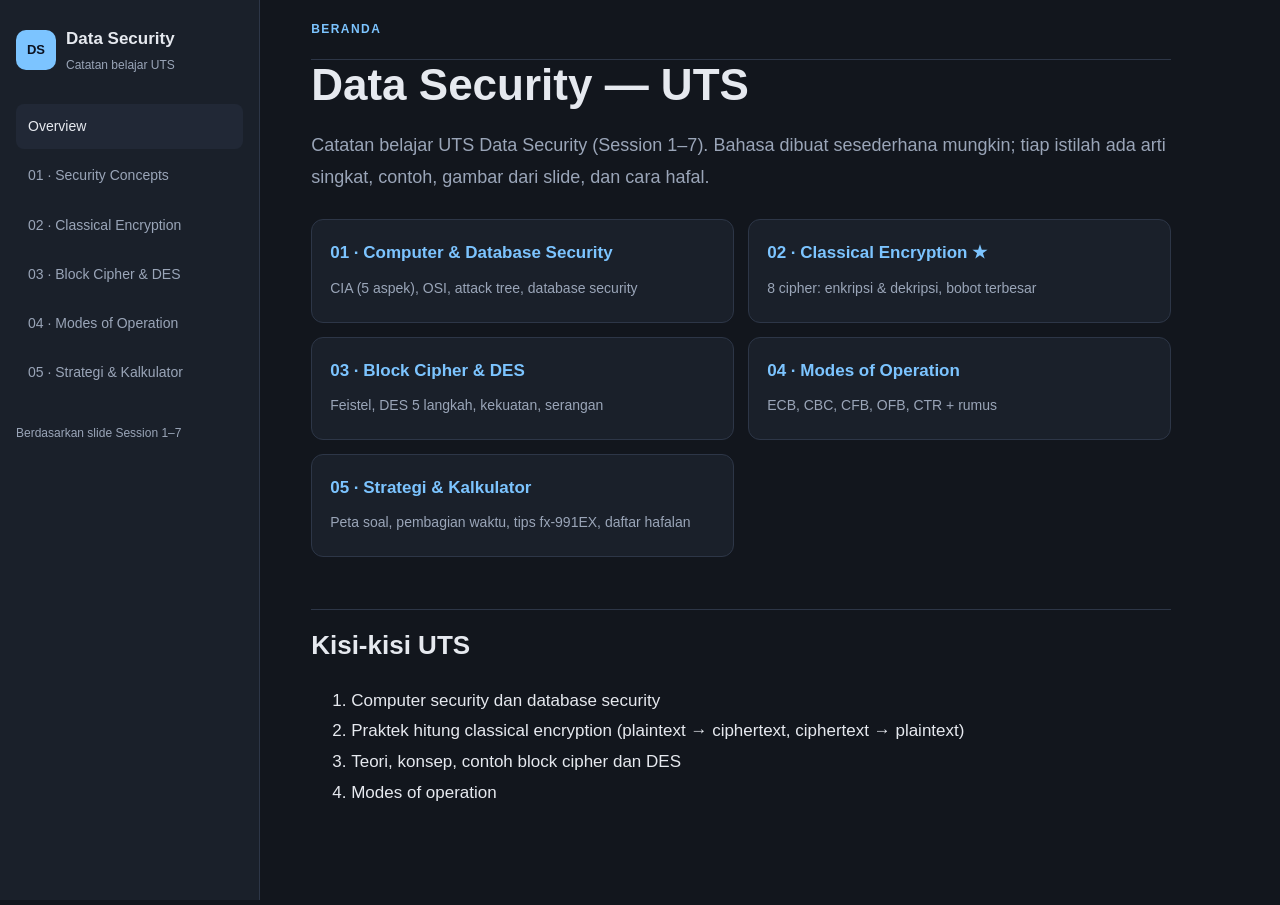
<file: index.html>
<!doctype html><html lang="id"><head><meta charset="utf-8"><meta name="viewport" content="width=device-width,initial-scale=1"><meta name="color-scheme" content="dark"><title>Data Security — UTS — DataSec UTS</title><link rel="stylesheet" href="css/style.css"><script defer src="js/main.js"></script></head><body><aside class="sidebar"><a class="brand" href="index.html"><span class="brand-mark">DS</span><span>Data Security<small>Catatan belajar UTS</small></span></a><nav id="site-nav"></nav><div class="side-note">Berdasarkan slide Session 1–7</div></aside><main class="main"><header class="topbar"><span class="eyebrow" style="margin:0">BERANDA</span><button id="menu-toggle" class="menu-toggle" aria-label="Menu">☰</button></header><article class="article"><h1>Data Security — UTS</h1><p class="intro">Catatan belajar UTS Data Security (Session 1–7). Bahasa dibuat sesederhana mungkin; tiap istilah ada arti singkat, contoh, gambar dari slide, dan cara hafal.</p>
<div class="hero-cards"><a class="card" href="chapters/computer-database-security.html"><b>01 · Computer &amp; Database Security</b><span>CIA (5 aspek), OSI, attack tree, database security</span></a><a class="card" href="chapters/classical-encryption.html"><b>02 · Classical Encryption ★</b><span>8 cipher: enkripsi &amp; dekripsi, bobot terbesar</span></a><a class="card" href="chapters/block-cipher-des.html"><b>03 · Block Cipher &amp; DES</b><span>Feistel, DES 5 langkah, kekuatan, serangan</span></a><a class="card" href="chapters/modes-of-operation.html"><b>04 · Modes of Operation</b><span>ECB, CBC, CFB, OFB, CTR + rumus</span></a><a class="card" href="chapters/strategi-ujian.html"><b>05 · Strategi &amp; Kalkulator</b><span>Peta soal, pembagian waktu, tips fx-991EX, daftar hafalan</span></a></div>
<h2>Kisi-kisi UTS</h2>
<ol><li>Computer security dan database security</li><li>Praktek hitung classical encryption (plaintext → ciphertext, ciphertext → plaintext)</li><li>Teori, konsep, contoh block cipher dan DES</li><li>Modes of operation</li></ol></article></main></body></html>
</file>
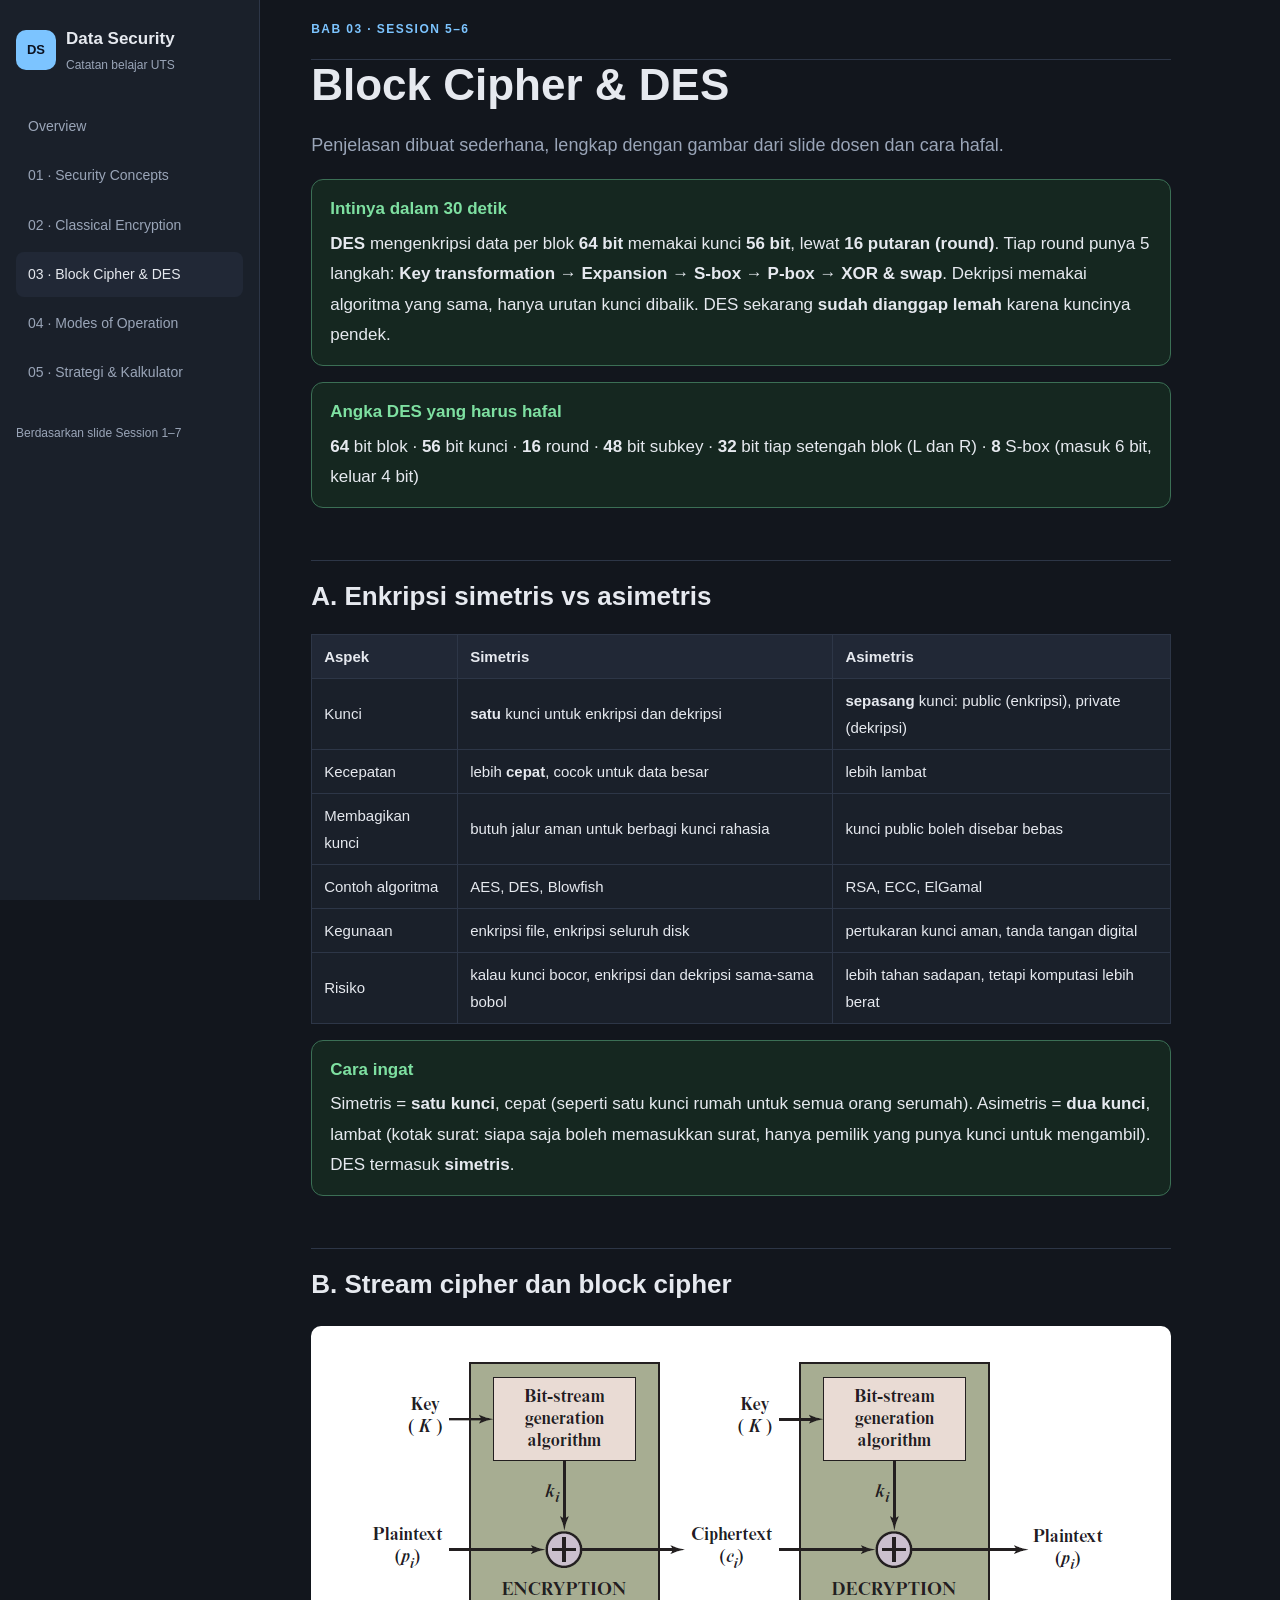
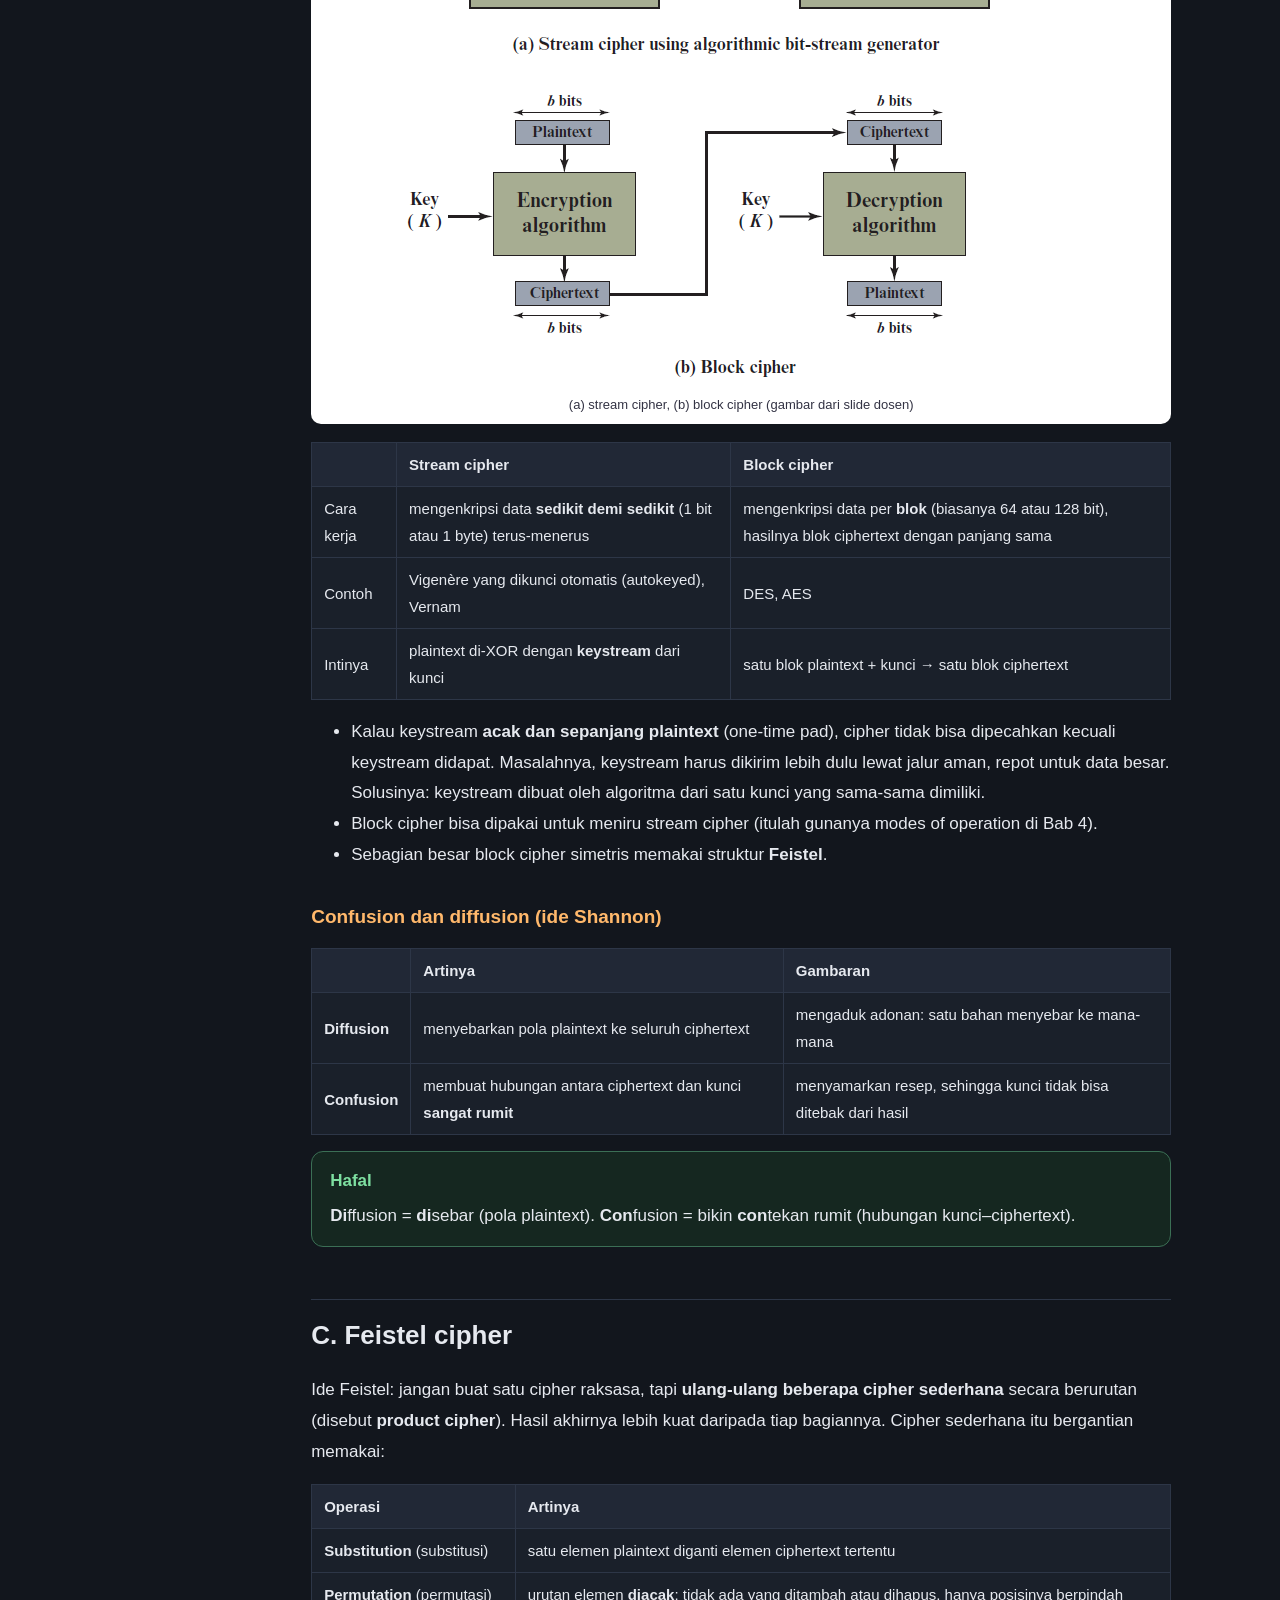
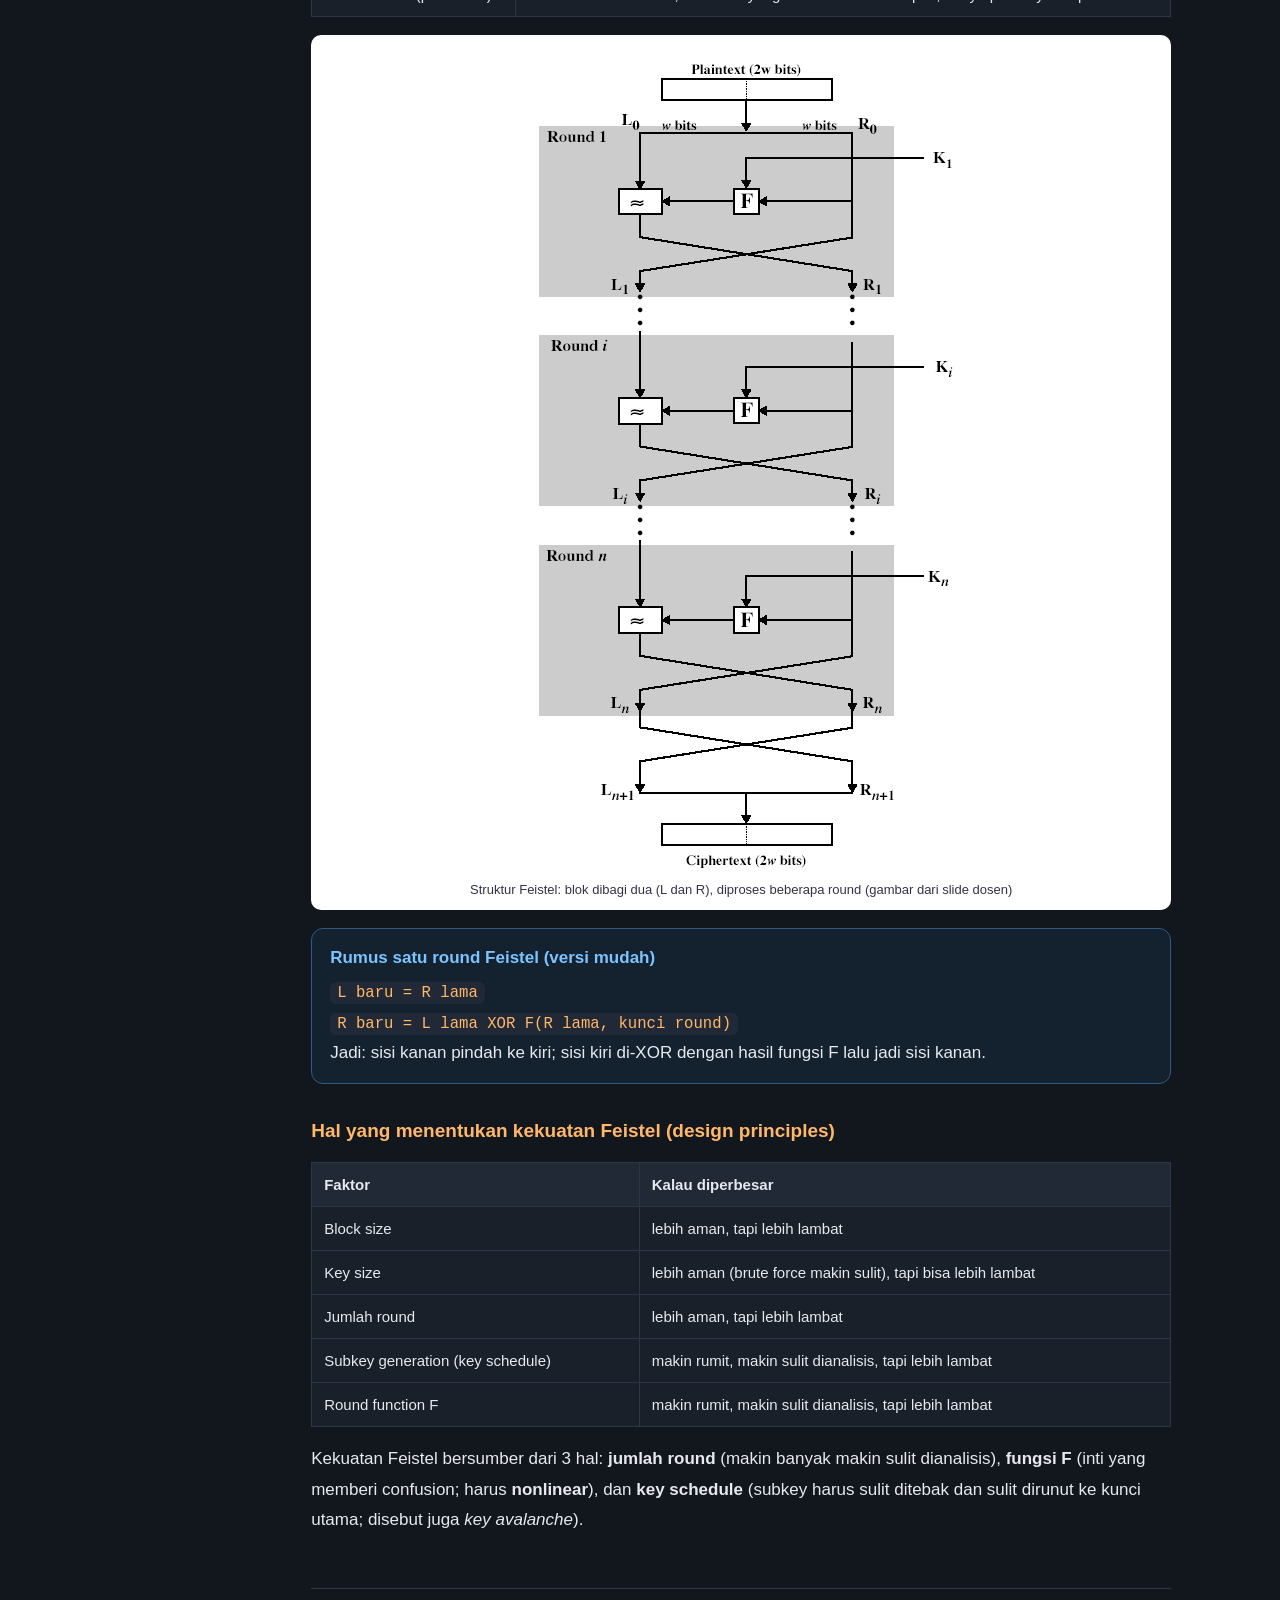
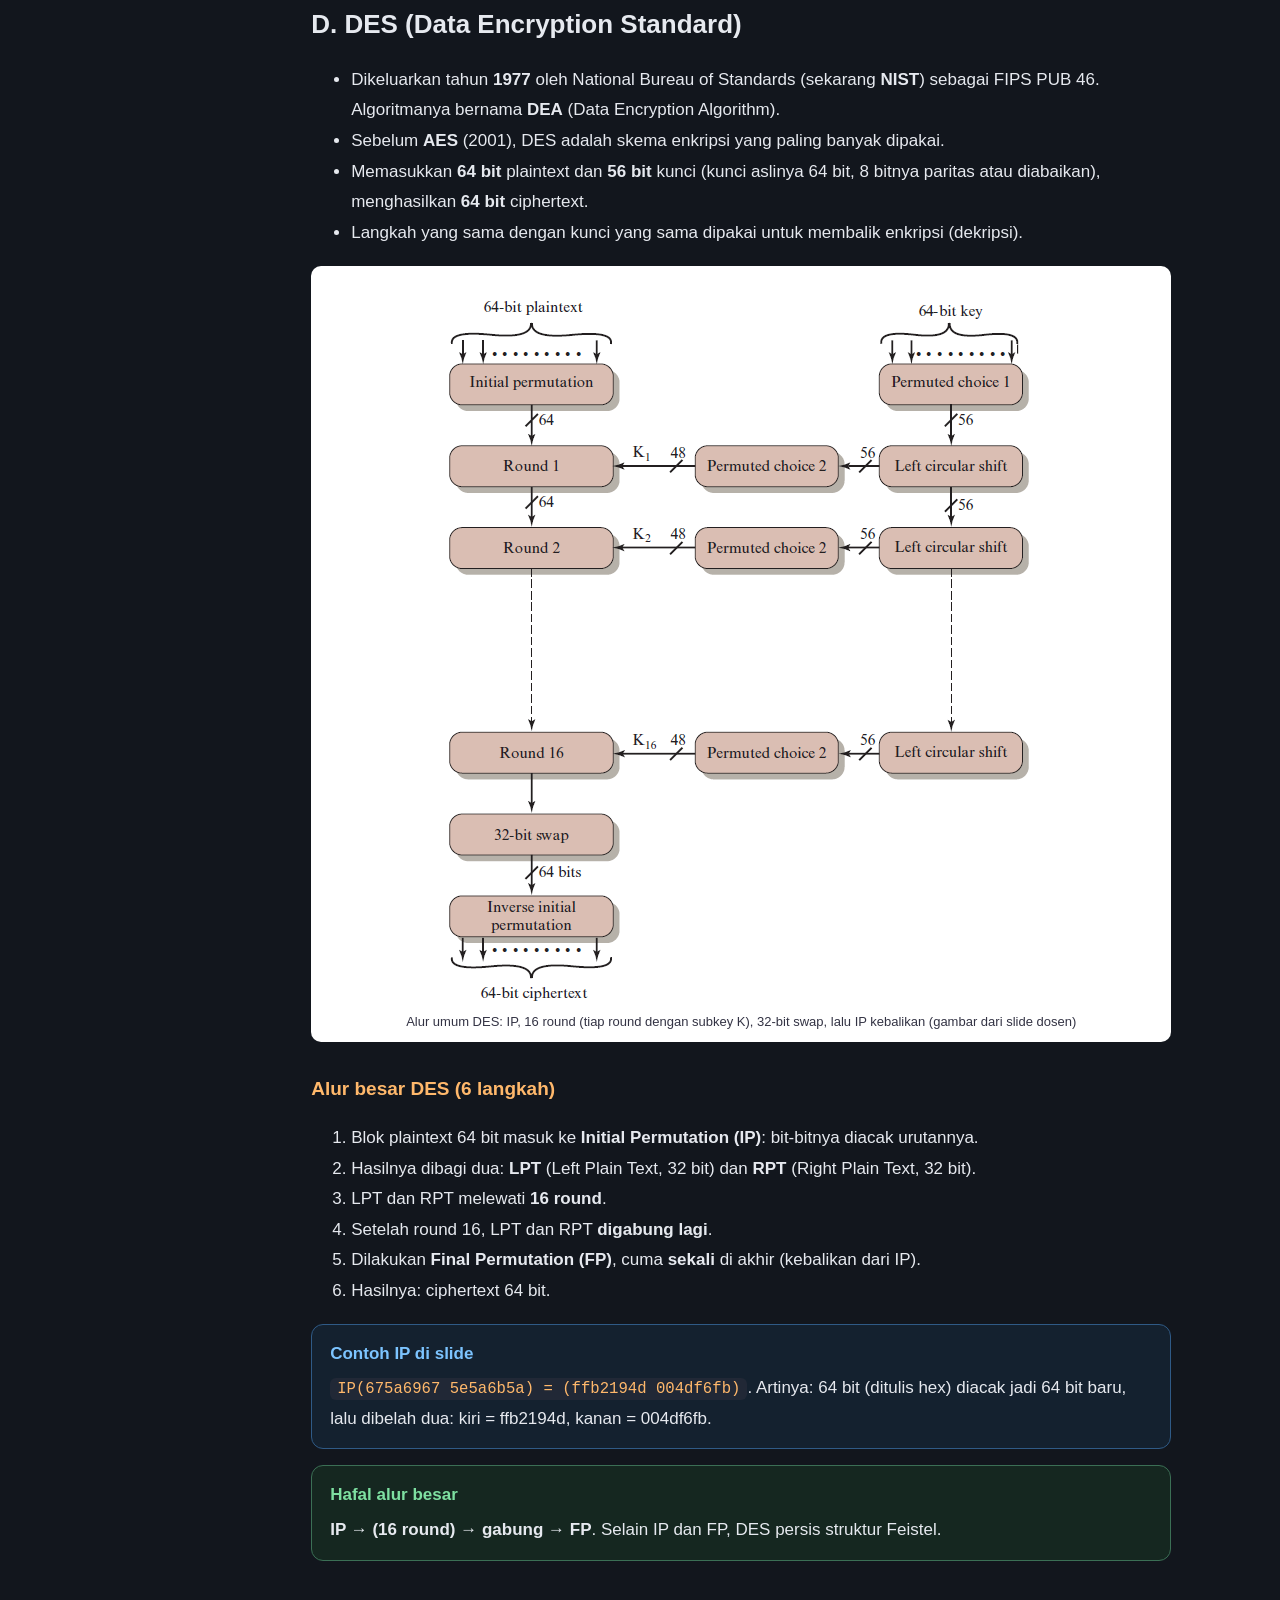
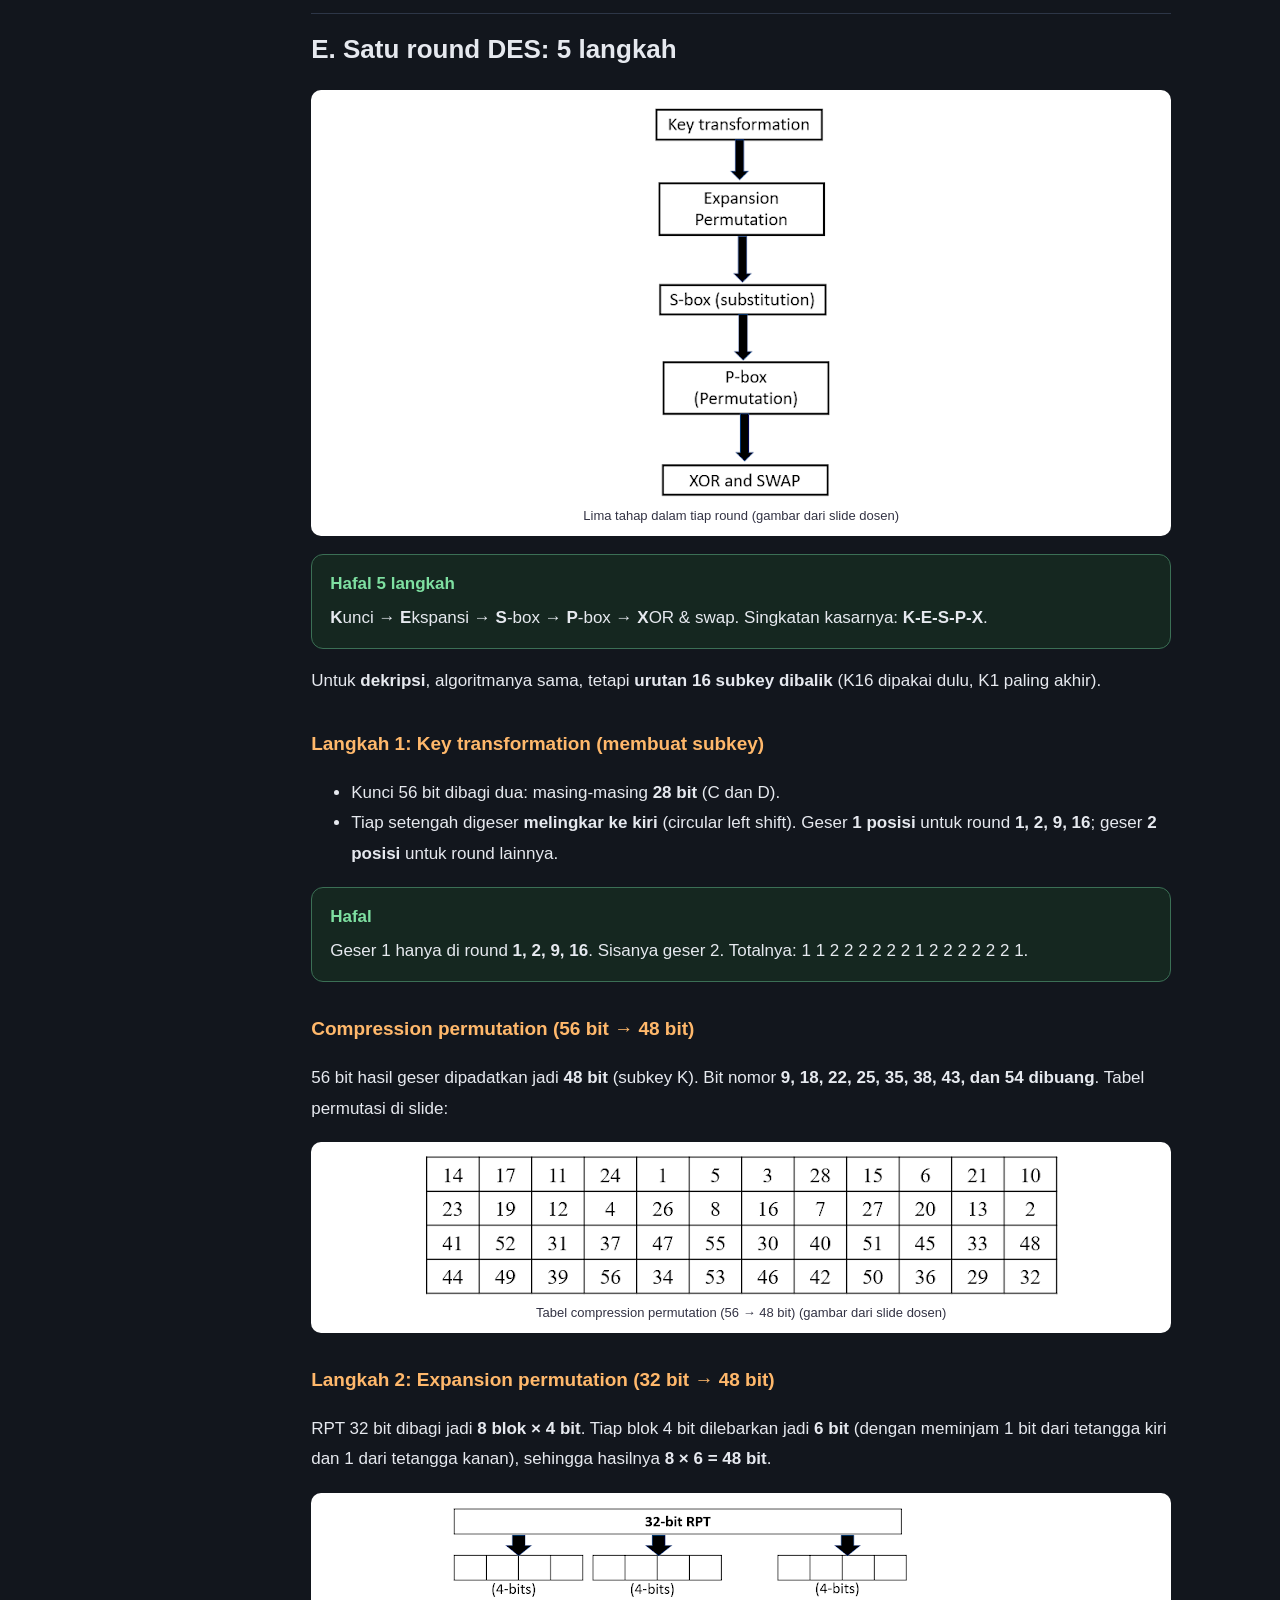
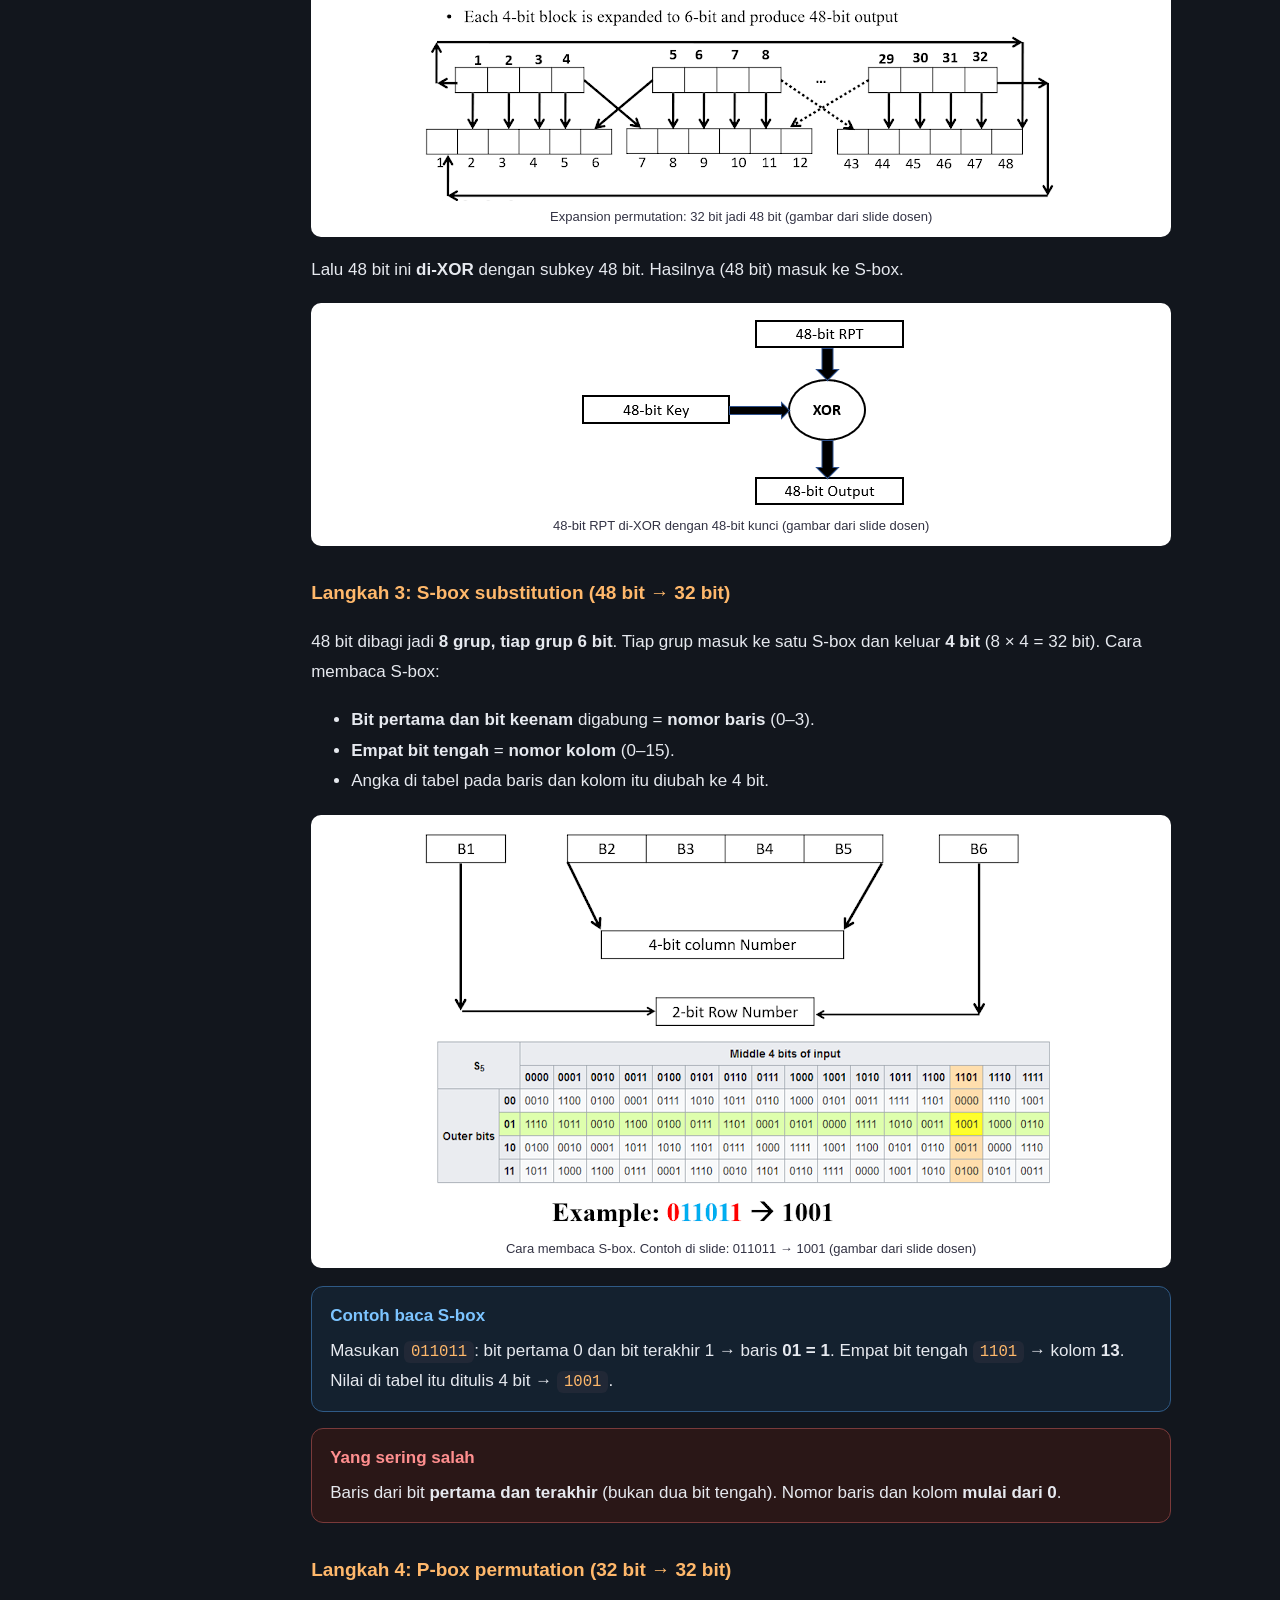
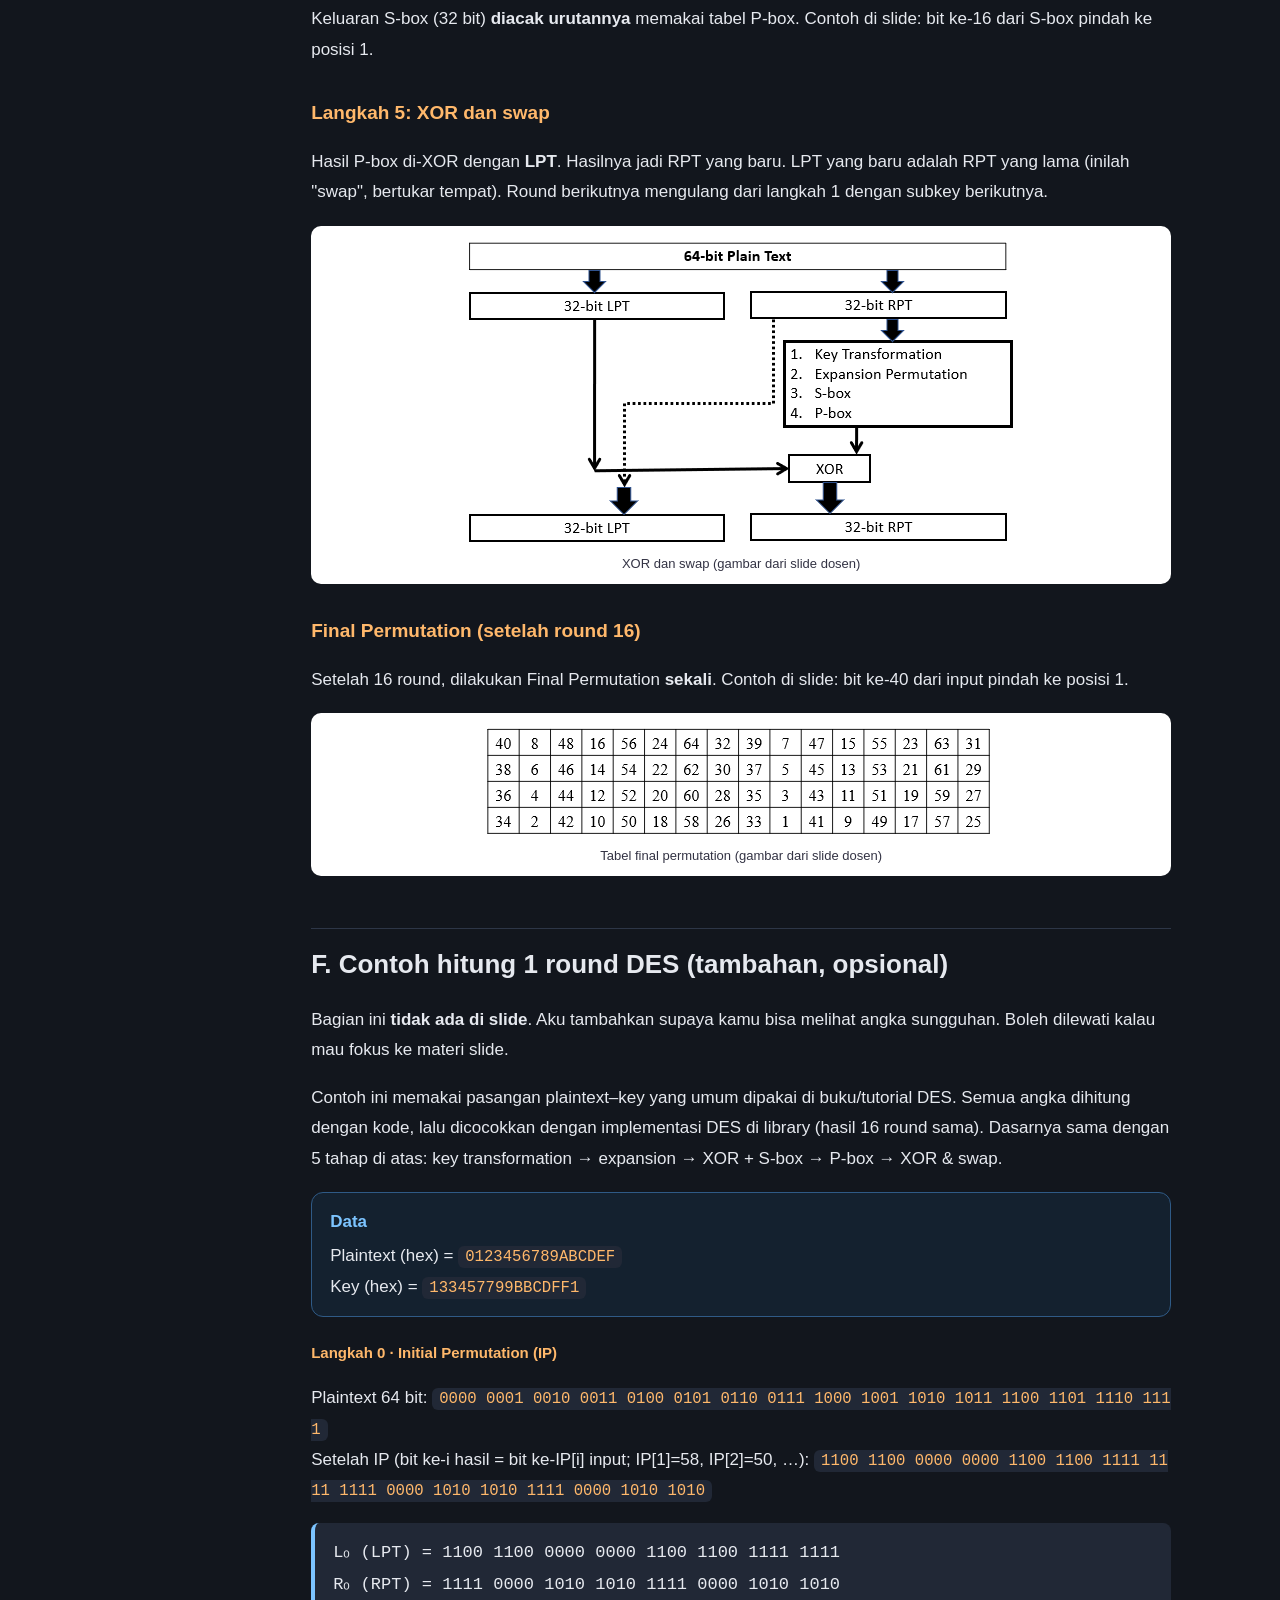
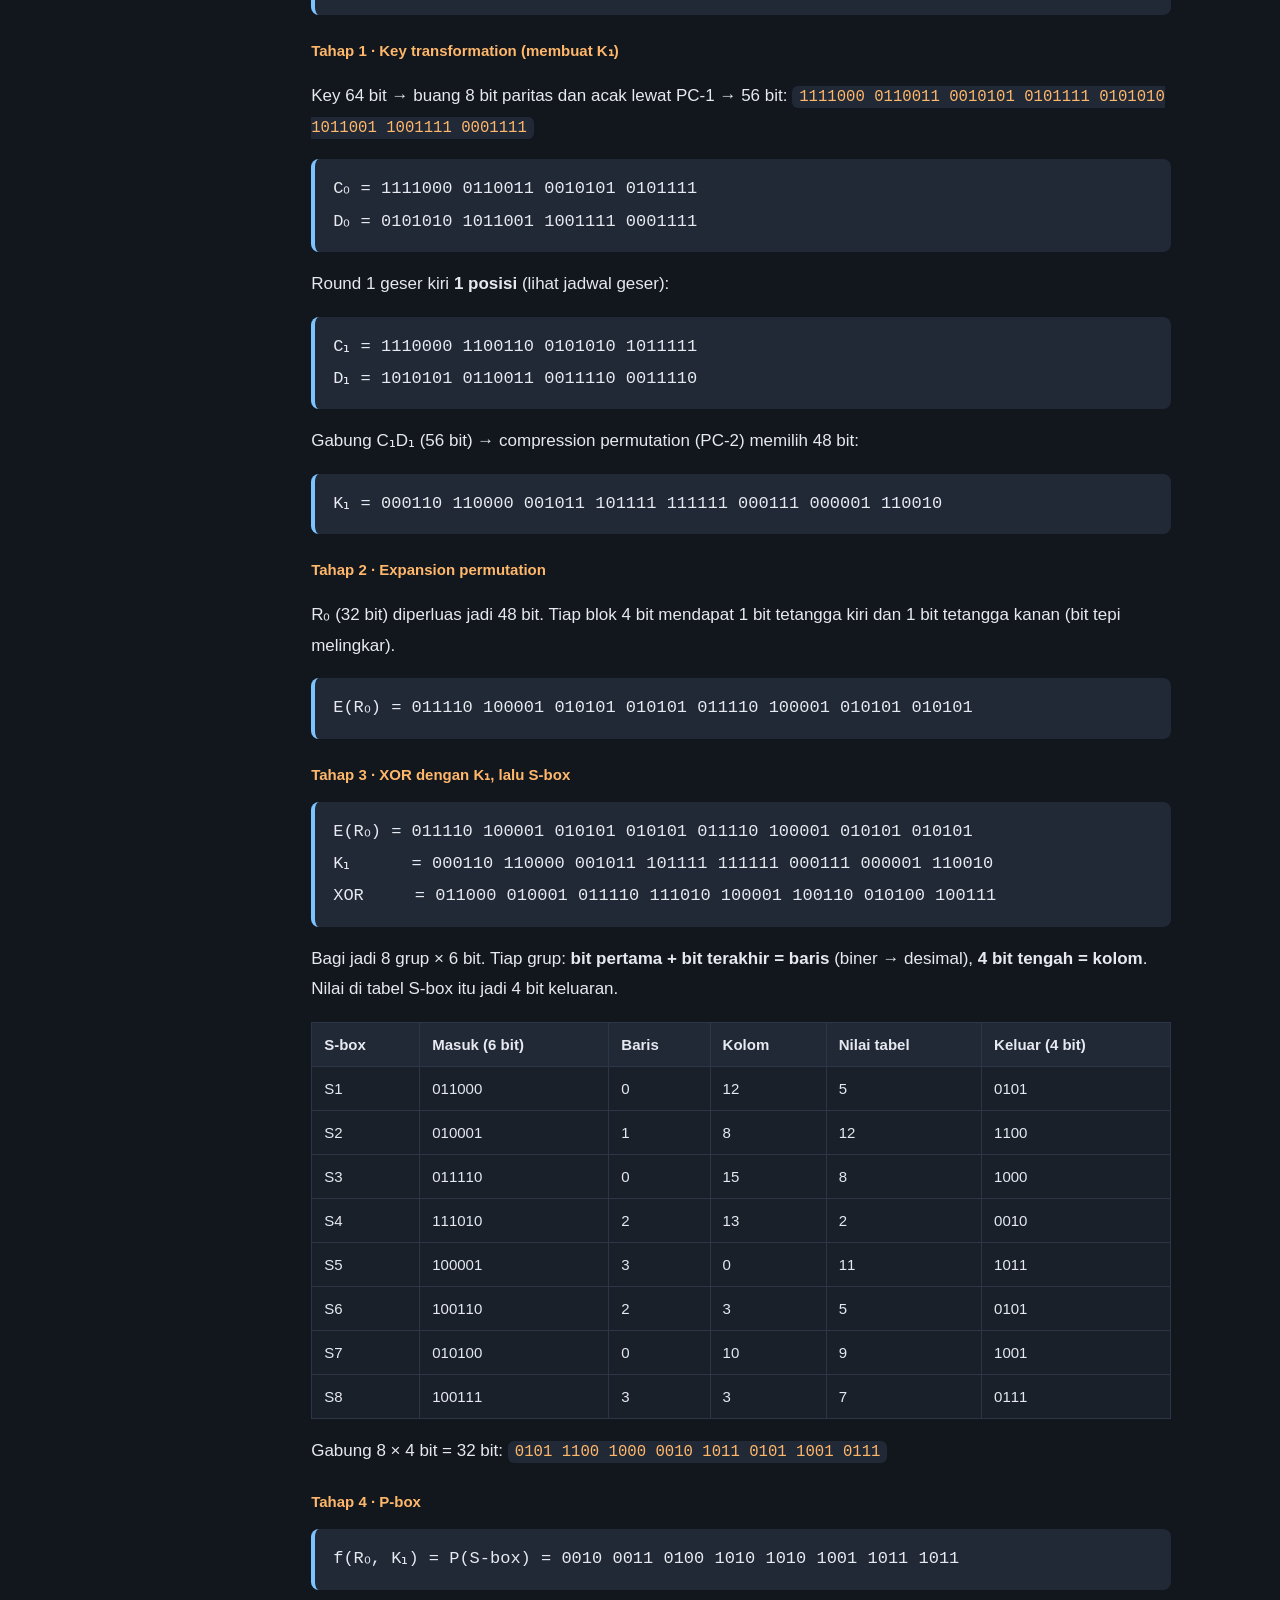
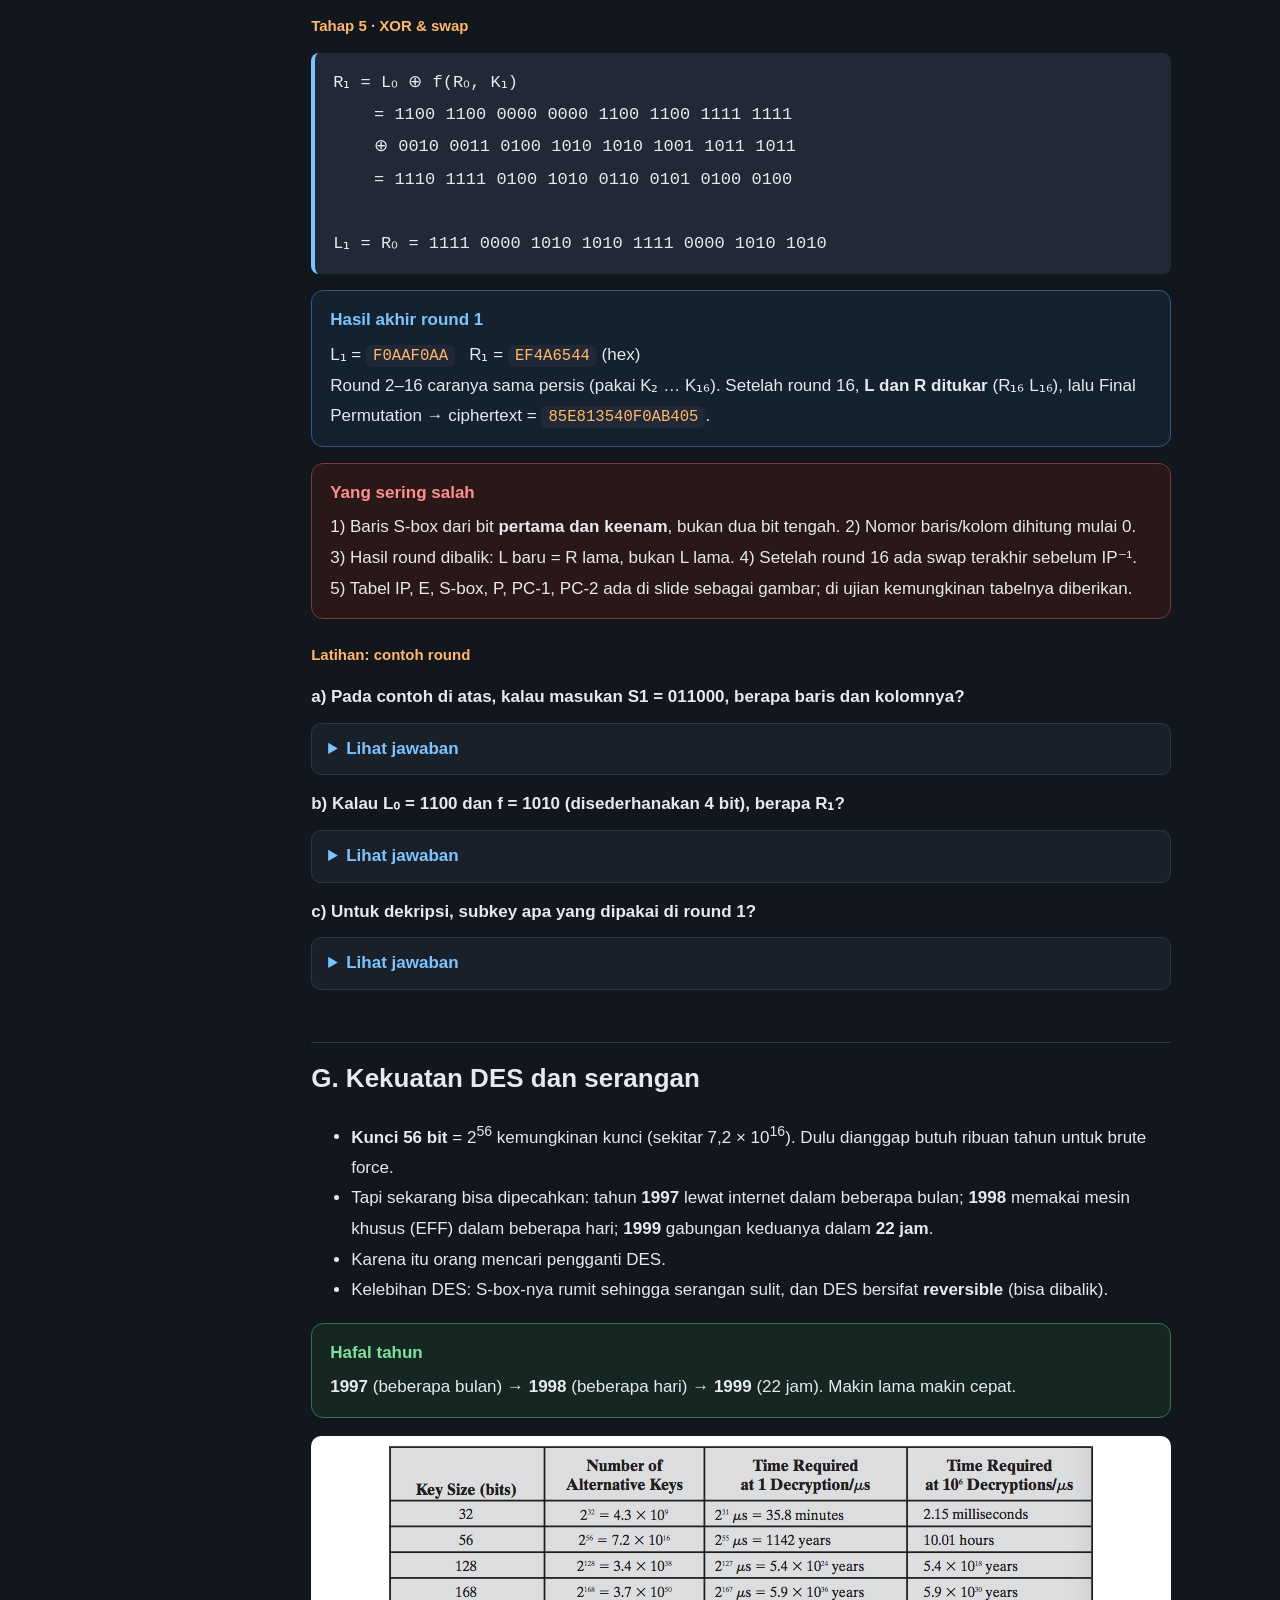
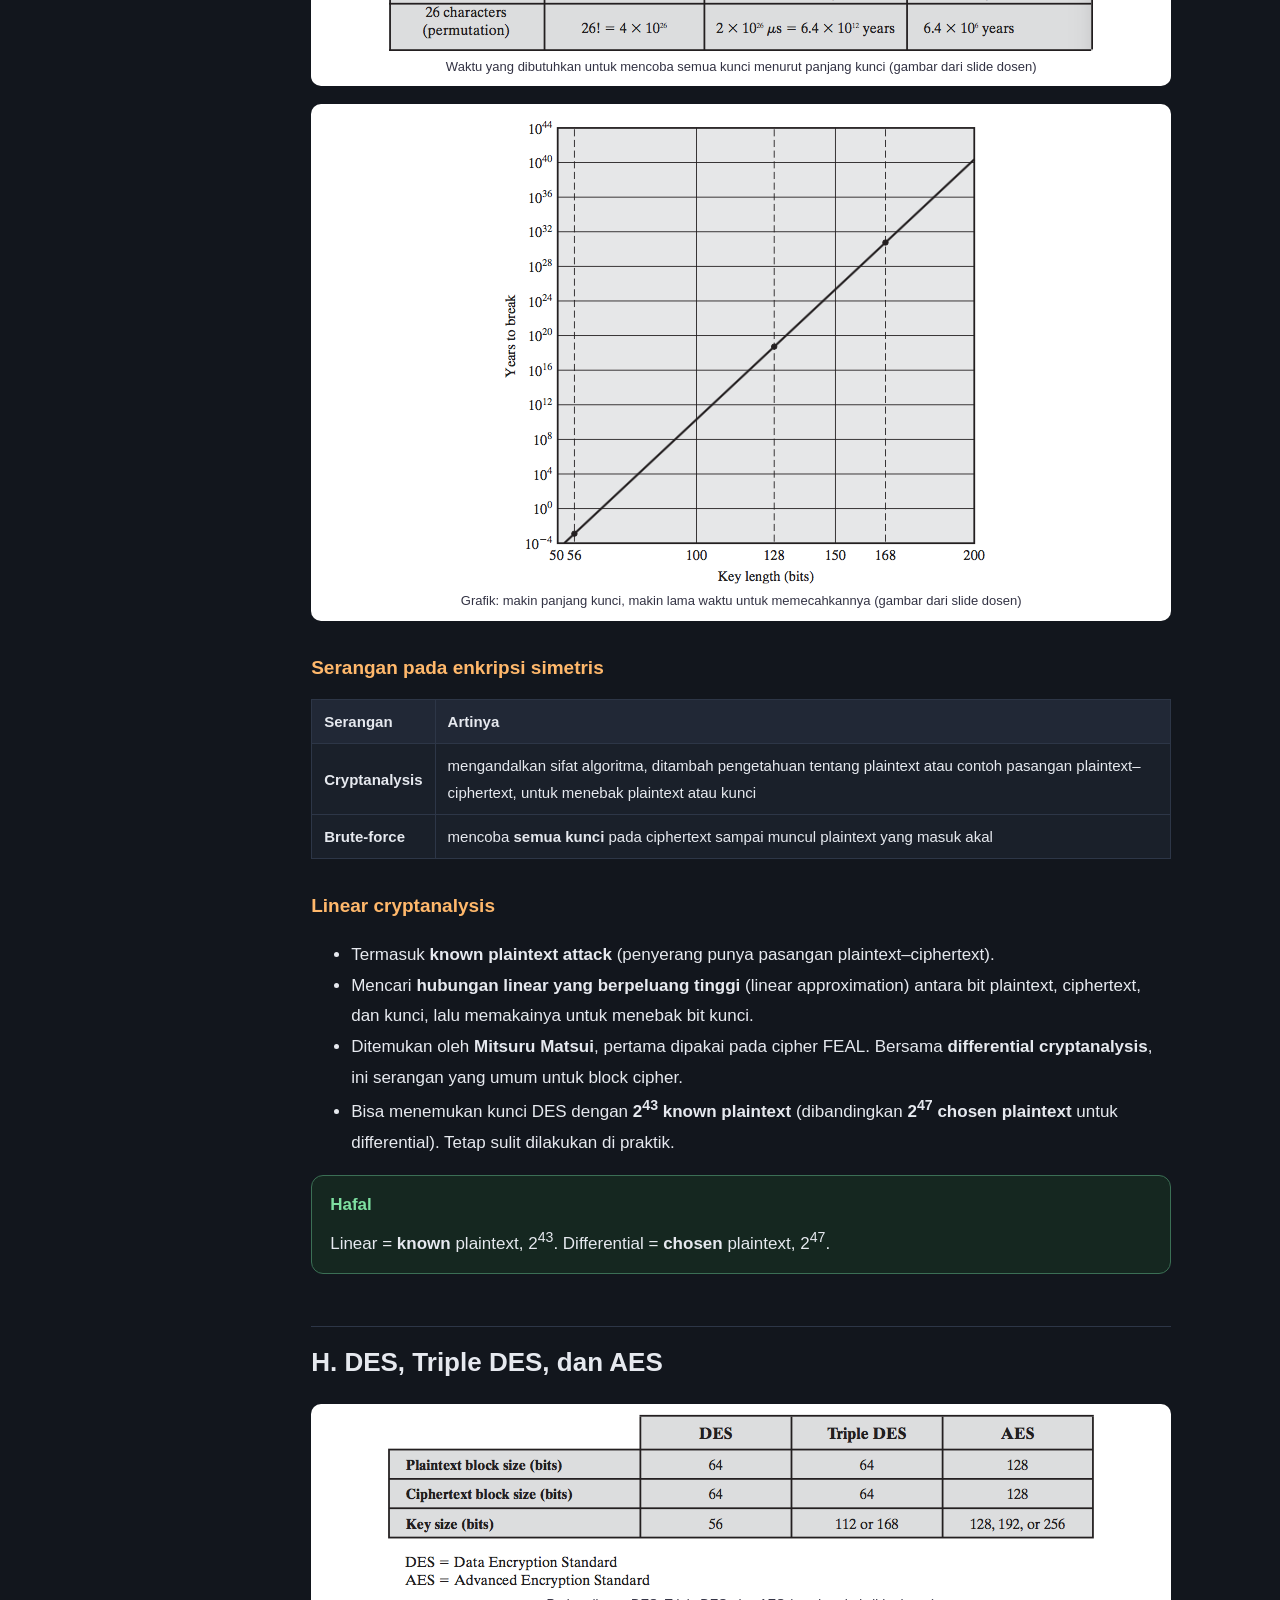
<file: chapters/block-cipher-des.html>
<!doctype html><html lang="id"><head><meta charset="utf-8"><meta name="viewport" content="width=device-width,initial-scale=1"><meta name="color-scheme" content="dark"><title>Block Cipher &amp; DES — DataSec UTS</title><link rel="stylesheet" href="../css/style.css"><script defer src="../js/main.js"></script></head><body><aside class="sidebar"><a class="brand" href="../index.html"><span class="brand-mark">DS</span><span>Data Security<small>Catatan belajar UTS</small></span></a><nav id="site-nav"></nav><div class="side-note">Berdasarkan slide Session 1–7</div></aside><main class="main"><header class="topbar"><span class="eyebrow" style="margin:0">BAB 03 · SESSION 5–6</span><button id="menu-toggle" class="menu-toggle" aria-label="Menu">☰</button></header><article class="article"><h1>Block Cipher &amp; DES</h1><p class="intro">Penjelasan dibuat sederhana, lengkap dengan gambar dari slide dosen dan cara hafal.</p>
<div class="box tip"><strong>Intinya dalam 30 detik</strong><b>DES</b> mengenkripsi data per blok <b>64 bit</b> memakai kunci <b>56 bit</b>, lewat <b>16 putaran (round)</b>. Tiap round punya 5 langkah: <b>Key transformation → Expansion → S-box → P-box → XOR &amp; swap</b>. Dekripsi memakai algoritma yang sama, hanya urutan kunci dibalik. DES sekarang <b>sudah dianggap lemah</b> karena kuncinya pendek.</div>
<div class="box tip"><strong>Angka DES yang harus hafal</strong><b>64</b> bit blok · <b>56</b> bit kunci · <b>16</b> round · <b>48</b> bit subkey · <b>32</b> bit tiap setengah blok (L dan R) · <b>8</b> S-box (masuk 6 bit, keluar 4 bit)</div>
<h2 id="simetris">A. Enkripsi simetris vs asimetris</h2>
<div class="table-wrap"><table><tr><th>Aspek</th><th>Simetris</th><th>Asimetris</th></tr><tr><td>Kunci</td><td><b>satu</b> kunci untuk enkripsi dan dekripsi</td><td><b>sepasang</b> kunci: public (enkripsi), private (dekripsi)</td></tr><tr><td>Kecepatan</td><td>lebih <b>cepat</b>, cocok untuk data besar</td><td>lebih lambat</td></tr><tr><td>Membagikan kunci</td><td>butuh jalur aman untuk berbagi kunci rahasia</td><td>kunci public boleh disebar bebas</td></tr><tr><td>Contoh algoritma</td><td>AES, DES, Blowfish</td><td>RSA, ECC, ElGamal</td></tr><tr><td>Kegunaan</td><td>enkripsi file, enkripsi seluruh disk</td><td>pertukaran kunci aman, tanda tangan digital</td></tr><tr><td>Risiko</td><td>kalau kunci bocor, enkripsi dan dekripsi sama-sama bobol</td><td>lebih tahan sadapan, tetapi komputasi lebih berat</td></tr></table></div>
<div class="box tip"><strong>Cara ingat</strong>Simetris = <b>satu kunci</b>, cepat (seperti satu kunci rumah untuk semua orang serumah). Asimetris = <b>dua kunci</b>, lambat (kotak surat: siapa saja boleh memasukkan surat, hanya pemilik yang punya kunci untuk mengambil). DES termasuk <b>simetris</b>.</div>
<h2 id="struktur">B. Stream cipher dan block cipher</h2>
<figure class="fig"><img src="../img/stream-vs-block.png" alt="(a) stream cipher, (b) block cipher" loading="lazy"><figcaption>(a) stream cipher, (b) block cipher (gambar dari slide dosen)</figcaption></figure>
<div class="table-wrap"><table><tr><th></th><th>Stream cipher</th><th>Block cipher</th></tr><tr><td>Cara kerja</td><td>mengenkripsi data <b>sedikit demi sedikit</b> (1 bit atau 1 byte) terus-menerus</td><td>mengenkripsi data per <b>blok</b> (biasanya 64 atau 128 bit), hasilnya blok ciphertext dengan panjang sama</td></tr><tr><td>Contoh</td><td>Vigenère yang dikunci otomatis (autokeyed), Vernam</td><td>DES, AES</td></tr><tr><td>Intinya</td><td>plaintext di-XOR dengan <b>keystream</b> dari kunci</td><td>satu blok plaintext + kunci → satu blok ciphertext</td></tr></table></div>
<ul><li>Kalau keystream <b>acak dan sepanjang plaintext</b> (one-time pad), cipher tidak bisa dipecahkan kecuali keystream didapat. Masalahnya, keystream harus dikirim lebih dulu lewat jalur aman, repot untuk data besar. Solusinya: keystream dibuat oleh algoritma dari satu kunci yang sama-sama dimiliki.</li><li>Block cipher bisa dipakai untuk meniru stream cipher (itulah gunanya modes of operation di Bab 4).</li><li>Sebagian besar block cipher simetris memakai struktur <b>Feistel</b>.</li></ul>
<h3>Confusion dan diffusion (ide Shannon)</h3>
<div class="table-wrap"><table><tr><th></th><th>Artinya</th><th>Gambaran</th></tr><tr><td><b>Diffusion</b></td><td>menyebarkan pola plaintext ke seluruh ciphertext</td><td>mengaduk adonan: satu bahan menyebar ke mana-mana</td></tr><tr><td><b>Confusion</b></td><td>membuat hubungan antara ciphertext dan kunci <b>sangat rumit</b></td><td>menyamarkan resep, sehingga kunci tidak bisa ditebak dari hasil</td></tr></table></div>
<div class="box tip"><strong>Hafal</strong><b>Di</b>ffusion = <b>di</b>sebar (pola plaintext). <b>Con</b>fusion = bikin <b>con</b>tekan rumit (hubungan kunci–ciphertext).</div>
<h2 id="feistel">C. Feistel cipher</h2>
<p>Ide Feistel: jangan buat satu cipher raksasa, tapi <b>ulang-ulang beberapa cipher sederhana</b> secara berurutan (disebut <b>product cipher</b>). Hasil akhirnya lebih kuat daripada tiap bagiannya. Cipher sederhana itu bergantian memakai:</p>
<div class="table-wrap"><table><tr><th>Operasi</th><th>Artinya</th></tr><tr><td><b>Substitution</b> (substitusi)</td><td>satu elemen plaintext diganti elemen ciphertext tertentu</td></tr><tr><td><b>Permutation</b> (permutasi)</td><td>urutan elemen <b>diacak</b>; tidak ada yang ditambah atau dihapus, hanya posisinya berpindah</td></tr></table></div>
<figure class="fig"><img src="../img/feistel.png" alt="Struktur Feistel: blok dibagi dua (L dan R), diproses beberapa round" loading="lazy"><figcaption>Struktur Feistel: blok dibagi dua (L dan R), diproses beberapa round (gambar dari slide dosen)</figcaption></figure>
<div class="box ex"><strong>Rumus satu round Feistel (versi mudah)</strong><code>L baru = R lama</code><br><code>R baru = L lama XOR F(R lama, kunci round)</code><br>Jadi: sisi kanan pindah ke kiri; sisi kiri di-XOR dengan hasil fungsi F lalu jadi sisi kanan.</div>
<h3>Hal yang menentukan kekuatan Feistel (design principles)</h3>
<div class="table-wrap"><table><tr><th>Faktor</th><th>Kalau diperbesar</th></tr><tr><td>Block size</td><td>lebih aman, tapi lebih lambat</td></tr><tr><td>Key size</td><td>lebih aman (brute force makin sulit), tapi bisa lebih lambat</td></tr><tr><td>Jumlah round</td><td>lebih aman, tapi lebih lambat</td></tr><tr><td>Subkey generation (key schedule)</td><td>makin rumit, makin sulit dianalisis, tapi lebih lambat</td></tr><tr><td>Round function F</td><td>makin rumit, makin sulit dianalisis, tapi lebih lambat</td></tr></table></div>
<p>Kekuatan Feistel bersumber dari 3 hal: <b>jumlah round</b> (makin banyak makin sulit dianalisis), <b>fungsi F</b> (inti yang memberi confusion; harus <b>nonlinear</b>), dan <b>key schedule</b> (subkey harus sulit ditebak dan sulit dirunut ke kunci utama; disebut juga <i>key avalanche</i>).</p>
<h2 id="des">D. DES (Data Encryption Standard)</h2>
<ul><li>Dikeluarkan tahun <b>1977</b> oleh National Bureau of Standards (sekarang <b>NIST</b>) sebagai FIPS PUB 46. Algoritmanya bernama <b>DEA</b> (Data Encryption Algorithm).</li><li>Sebelum <b>AES</b> (2001), DES adalah skema enkripsi yang paling banyak dipakai.</li><li>Memasukkan <b>64 bit</b> plaintext dan <b>56 bit</b> kunci (kunci aslinya 64 bit, 8 bitnya paritas atau diabaikan), menghasilkan <b>64 bit</b> ciphertext.</li><li>Langkah yang sama dengan kunci yang sama dipakai untuk membalik enkripsi (dekripsi).</li></ul>
<figure class="fig"><img src="../img/des-overview.png" alt="Alur umum DES: IP, 16 round (tiap round dengan subkey K), 32-bit swap, lalu IP kebalikan" loading="lazy"><figcaption>Alur umum DES: IP, 16 round (tiap round dengan subkey K), 32-bit swap, lalu IP kebalikan (gambar dari slide dosen)</figcaption></figure>
<h3>Alur besar DES (6 langkah)</h3>
<ol><li>Blok plaintext 64 bit masuk ke <b>Initial Permutation (IP)</b>: bit-bitnya diacak urutannya.</li><li>Hasilnya dibagi dua: <b>LPT</b> (Left Plain Text, 32 bit) dan <b>RPT</b> (Right Plain Text, 32 bit).</li><li>LPT dan RPT melewati <b>16 round</b>.</li><li>Setelah round 16, LPT dan RPT <b>digabung lagi</b>.</li><li>Dilakukan <b>Final Permutation (FP)</b>, cuma <b>sekali</b> di akhir (kebalikan dari IP).</li><li>Hasilnya: ciphertext 64 bit.</li></ol>
<div class="box ex"><strong>Contoh IP di slide</strong><code>IP(675a6967 5e5a6b5a) = (ffb2194d 004df6fb)</code>. Artinya: 64 bit (ditulis hex) diacak jadi 64 bit baru, lalu dibelah dua: kiri = ffb2194d, kanan = 004df6fb.</div>
<div class="box tip"><strong>Hafal alur besar</strong><b>IP → (16 round) → gabung → FP</b>. Selain IP dan FP, DES persis struktur Feistel.</div>
<h2 id="round">E. Satu round DES: 5 langkah</h2>
<figure class="fig"><img src="../img/round-5-steps.png" alt="Lima tahap dalam tiap round" loading="lazy"><figcaption>Lima tahap dalam tiap round (gambar dari slide dosen)</figcaption></figure>
<div class="box tip"><strong>Hafal 5 langkah</strong><b>K</b>unci → <b>E</b>kspansi → <b>S</b>-box → <b>P</b>-box → <b>X</b>OR &amp; swap. Singkatan kasarnya: <b>K-E-S-P-X</b>.</div>
<p>Untuk <b>dekripsi</b>, algoritmanya sama, tetapi <b>urutan 16 subkey dibalik</b> (K16 dipakai dulu, K1 paling akhir).</p>
<h3>Langkah 1: Key transformation (membuat subkey)</h3>
<ul><li>Kunci 56 bit dibagi dua: masing-masing <b>28 bit</b> (C dan D).</li><li>Tiap setengah digeser <b>melingkar ke kiri</b> (circular left shift). Geser <b>1 posisi</b> untuk round <b>1, 2, 9, 16</b>; geser <b>2 posisi</b> untuk round lainnya.</li></ul>
<div class="box tip"><strong>Hafal</strong>Geser 1 hanya di round <b>1, 2, 9, 16</b>. Sisanya geser 2. Totalnya: 1 1 2 2 2 2 2 2 1 2 2 2 2 2 2 1.</div>
<h3>Compression permutation (56 bit → 48 bit)</h3>
<p>56 bit hasil geser dipadatkan jadi <b>48 bit</b> (subkey K). Bit nomor <b>9, 18, 22, 25, 35, 38, 43, dan 54 dibuang</b>. Tabel permutasi di slide:</p>
<figure class="fig"><img src="../img/pc2-table.png" alt="Tabel compression permutation (56 → 48 bit)" loading="lazy"><figcaption>Tabel compression permutation (56 → 48 bit) (gambar dari slide dosen)</figcaption></figure>
<h3>Langkah 2: Expansion permutation (32 bit → 48 bit)</h3>
<p>RPT 32 bit dibagi jadi <b>8 blok × 4 bit</b>. Tiap blok 4 bit dilebarkan jadi <b>6 bit</b> (dengan meminjam 1 bit dari tetangga kiri dan 1 dari tetangga kanan), sehingga hasilnya <b>8 × 6 = 48 bit</b>.</p>
<figure class="fig"><img src="../img/expansion.png" alt="Expansion permutation: 32 bit jadi 48 bit" loading="lazy"><figcaption>Expansion permutation: 32 bit jadi 48 bit (gambar dari slide dosen)</figcaption></figure>
<p>Lalu 48 bit ini <b>di-XOR</b> dengan subkey 48 bit. Hasilnya (48 bit) masuk ke S-box.</p>
<figure class="fig"><img src="../img/xor-48.png" alt="48-bit RPT di-XOR dengan 48-bit kunci" loading="lazy"><figcaption>48-bit RPT di-XOR dengan 48-bit kunci (gambar dari slide dosen)</figcaption></figure>
<h3>Langkah 3: S-box substitution (48 bit → 32 bit)</h3>
<p>48 bit dibagi jadi <b>8 grup, tiap grup 6 bit</b>. Tiap grup masuk ke satu S-box dan keluar <b>4 bit</b> (8 × 4 = 32 bit). Cara membaca S-box:</p>
<ul><li><b>Bit pertama dan bit keenam</b> digabung = <b>nomor baris</b> (0–3).</li><li><b>Empat bit tengah</b> = <b>nomor kolom</b> (0–15).</li><li>Angka di tabel pada baris dan kolom itu diubah ke 4 bit.</li></ul>
<figure class="fig"><img src="../img/sbox-lookup.png" alt="Cara membaca S-box. Contoh di slide: 011011 → 1001" loading="lazy"><figcaption>Cara membaca S-box. Contoh di slide: 011011 → 1001 (gambar dari slide dosen)</figcaption></figure>
<div class="box ex"><strong>Contoh baca S-box</strong>Masukan <code>011011</code>: bit pertama 0 dan bit terakhir 1 → baris <b>01 = 1</b>. Empat bit tengah <code>1101</code> → kolom <b>13</b>. Nilai di tabel itu ditulis 4 bit → <code>1001</code>.</div>
<div class="box warn"><strong>Yang sering salah</strong>Baris dari bit <b>pertama dan terakhir</b> (bukan dua bit tengah). Nomor baris dan kolom <b>mulai dari 0</b>.</div>
<h3>Langkah 4: P-box permutation (32 bit → 32 bit)</h3>
<p>Keluaran S-box (32 bit) <b>diacak urutannya</b> memakai tabel P-box. Contoh di slide: bit ke-16 dari S-box pindah ke posisi 1.</p>
<h3>Langkah 5: XOR dan swap</h3>
<p>Hasil P-box di-XOR dengan <b>LPT</b>. Hasilnya jadi RPT yang baru. LPT yang baru adalah RPT yang lama (inilah "swap", bertukar tempat). Round berikutnya mengulang dari langkah 1 dengan subkey berikutnya.</p>
<figure class="fig"><img src="../img/swap-step.png" alt="XOR dan swap" loading="lazy"><figcaption>XOR dan swap (gambar dari slide dosen)</figcaption></figure>
<h3>Final Permutation (setelah round 16)</h3>
<p>Setelah 16 round, dilakukan Final Permutation <b>sekali</b>. Contoh di slide: bit ke-40 dari input pindah ke posisi 1.</p>
<figure class="fig"><img src="../img/final-perm.png" alt="Tabel final permutation" loading="lazy"><figcaption>Tabel final permutation (gambar dari slide dosen)</figcaption></figure>

<h2 id="des-round">F. Contoh hitung 1 round DES (tambahan, opsional)</h2>
<p>Bagian ini <b>tidak ada di slide</b>. Aku tambahkan supaya kamu bisa melihat angka sungguhan. Boleh dilewati kalau mau fokus ke materi slide.</p>
<p>Contoh ini memakai pasangan plaintext–key yang umum dipakai di buku/tutorial DES. Semua angka dihitung dengan kode, lalu dicocokkan dengan implementasi DES di library (hasil 16 round sama). Dasarnya sama dengan 5 tahap di atas: key transformation → expansion → XOR + S-box → P-box → XOR &amp; swap.</p>
<div class="box ex"><strong>Data</strong>Plaintext (hex) = <code>0123456789ABCDEF</code><br>Key (hex) = <code>133457799BBCDFF1</code></div>
<h4>Langkah 0 · Initial Permutation (IP)</h4>
<p>Plaintext 64 bit: <code>0000 0001 0010 0011 0100 0101 0110 0111 1000 1001 1010 1011 1100 1101 1110 1111</code><br>Setelah IP (bit ke-i hasil = bit ke-IP[i] input; IP[1]=58, IP[2]=50, …): <code>1100 1100 0000 0000 1100 1100 1111 1111 1111 0000 1010 1010 1111 0000 1010 1010</code></p>
<div class="formula">L₀ (LPT) = 1100 1100 0000 0000 1100 1100 1111 1111<br>R₀ (RPT) = 1111 0000 1010 1010 1111 0000 1010 1010</div>
<h4>Tahap 1 · Key transformation (membuat K₁)</h4>
<p>Key 64 bit → buang 8 bit paritas dan acak lewat PC-1 → 56 bit: <code>1111000 0110011 0010101 0101111 0101010 1011001 1001111 0001111</code></p>
<div class="formula">C₀ = 1111000 0110011 0010101 0101111<br>D₀ = 0101010 1011001 1001111 0001111</div>
<p>Round 1 geser kiri <b>1 posisi</b> (lihat jadwal geser):</p>
<div class="formula">C₁ = 1110000 1100110 0101010 1011111<br>D₁ = 1010101 0110011 0011110 0011110</div>
<p>Gabung C₁D₁ (56 bit) → compression permutation (PC-2) memilih 48 bit:</p>
<div class="formula">K₁ = 000110 110000 001011 101111 111111 000111 000001 110010</div>
<h4>Tahap 2 · Expansion permutation</h4>
<p>R₀ (32 bit) diperluas jadi 48 bit. Tiap blok 4 bit mendapat 1 bit tetangga kiri dan 1 bit tetangga kanan (bit tepi melingkar).</p>
<div class="formula">E(R₀) = 011110 100001 010101 010101 011110 100001 010101 010101</div>
<h4>Tahap 3 · XOR dengan K₁, lalu S-box</h4>
<div class="formula">E(R₀)&nbsp;= 011110 100001 010101 010101 011110 100001 010101 010101<br>K₁&nbsp;&nbsp;&nbsp;&nbsp;&nbsp;&nbsp;= 000110 110000 001011 101111 111111 000111 000001 110010<br>XOR&nbsp;&nbsp;&nbsp;&nbsp;&nbsp;= 011000 010001 011110 111010 100001 100110 010100 100111</div>
<p>Bagi jadi 8 grup × 6 bit. Tiap grup: <b>bit pertama + bit terakhir = baris</b> (biner → desimal), <b>4 bit tengah = kolom</b>. Nilai di tabel S-box itu jadi 4 bit keluaran.</p>
<div class="table-wrap"><table><tr><th>S-box</th><th>Masuk (6 bit)</th><th>Baris</th><th>Kolom</th><th>Nilai tabel</th><th>Keluar (4 bit)</th></tr><tr><td>S1</td><td>011000</td><td>0</td><td>12</td><td>5</td><td>0101</td></tr><tr><td>S2</td><td>010001</td><td>1</td><td>8</td><td>12</td><td>1100</td></tr><tr><td>S3</td><td>011110</td><td>0</td><td>15</td><td>8</td><td>1000</td></tr><tr><td>S4</td><td>111010</td><td>2</td><td>13</td><td>2</td><td>0010</td></tr><tr><td>S5</td><td>100001</td><td>3</td><td>0</td><td>11</td><td>1011</td></tr><tr><td>S6</td><td>100110</td><td>2</td><td>3</td><td>5</td><td>0101</td></tr><tr><td>S7</td><td>010100</td><td>0</td><td>10</td><td>9</td><td>1001</td></tr><tr><td>S8</td><td>100111</td><td>3</td><td>3</td><td>7</td><td>0111</td></tr></table></div>
<p>Gabung 8 × 4 bit = 32 bit: <code>0101 1100 1000 0010 1011 0101 1001 0111</code></p>
<h4>Tahap 4 · P-box</h4>
<div class="formula">f(R₀, K₁) = P(S-box) = 0010 0011 0100 1010 1010 1001 1011 1011</div>
<h4>Tahap 5 · XOR &amp; swap</h4>
<div class="formula">R₁ = L₀ ⊕ f(R₀, K₁)<br>&nbsp;&nbsp;&nbsp;&nbsp;= 1100 1100 0000 0000 1100 1100 1111 1111<br>&nbsp;&nbsp;&nbsp;&nbsp;⊕ 0010 0011 0100 1010 1010 1001 1011 1011<br>&nbsp;&nbsp;&nbsp;&nbsp;= 1110 1111 0100 1010 0110 0101 0100 0100<br><br>L₁ = R₀ = 1111 0000 1010 1010 1111 0000 1010 1010</div>
<div class="box ex"><strong>Hasil akhir round 1</strong>L₁ = <code>F0AAF0AA</code> &nbsp; R₁ = <code>EF4A6544</code> (hex)<br>Round 2–16 caranya sama persis (pakai K₂ … K₁₆). Setelah round 16, <b>L dan R ditukar</b> (R₁₆ L₁₆), lalu Final Permutation → ciphertext = <code>85E813540F0AB405</code>.</div>
<div class="box warn"><strong>Yang sering salah</strong>1) Baris S-box dari bit <b>pertama dan keenam</b>, bukan dua bit tengah. 2) Nomor baris/kolom dihitung mulai 0. 3) Hasil round dibalik: L baru = R lama, bukan L lama. 4) Setelah round 16 ada swap terakhir sebelum IP⁻¹. 5) Tabel IP, E, S-box, P, PC-1, PC-2 ada di slide sebagai gambar; di ujian kemungkinan tabelnya diberikan.</div>
<h4>Latihan: contoh round</h4>
<p class="q">a) Pada contoh di atas, kalau masukan S1 = 011000, berapa baris dan kolomnya?</p><details><summary>Lihat jawaban</summary>Bit pertama = 0, bit terakhir = 0 → baris 00 = 0. Empat bit tengah = 1100 → kolom 12. Nilai S1 baris 0 kolom 12 = 5 → 0101.</details>
<p class="q">b) Kalau L₀ = 1100 dan f = 1010 (disederhanakan 4 bit), berapa R₁?</p><details><summary>Lihat jawaban</summary>R₁ = L₀ ⊕ f = 1100 ⊕ 1010 = 0110.</details>
<p class="q">c) Untuk dekripsi, subkey apa yang dipakai di round 1?</p><details><summary>Lihat jawaban</summary>K₁₆ (urutan subkey dibalik: K₁₆ di round 1, … K₁ di round 16).</details>

<h2 id="strength">G. Kekuatan DES dan serangan</h2>
<ul><li><b>Kunci 56 bit</b> = 2<sup>56</sup> kemungkinan kunci (sekitar 7,2 × 10<sup>16</sup>). Dulu dianggap butuh ribuan tahun untuk brute force.</li><li>Tapi sekarang bisa dipecahkan: tahun <b>1997</b> lewat internet dalam beberapa bulan; <b>1998</b> memakai mesin khusus (EFF) dalam beberapa hari; <b>1999</b> gabungan keduanya dalam <b>22 jam</b>.</li><li>Karena itu orang mencari pengganti DES.</li><li>Kelebihan DES: S-box-nya rumit sehingga serangan sulit, dan DES bersifat <b>reversible</b> (bisa dibalik).</li></ul>
<div class="box tip"><strong>Hafal tahun</strong><b>1997</b> (beberapa bulan) → <b>1998</b> (beberapa hari) → <b>1999</b> (22 jam). Makin lama makin cepat.</div>
<figure class="fig"><img src="../img/key-size-table.png" alt="Waktu yang dibutuhkan untuk mencoba semua kunci menurut panjang kunci" loading="lazy"><figcaption>Waktu yang dibutuhkan untuk mencoba semua kunci menurut panjang kunci (gambar dari slide dosen)</figcaption></figure>
<figure class="fig"><img src="../img/key-size-graph.png" alt="Grafik: makin panjang kunci, makin lama waktu untuk memecahkannya" loading="lazy"><figcaption>Grafik: makin panjang kunci, makin lama waktu untuk memecahkannya (gambar dari slide dosen)</figcaption></figure>
<h3>Serangan pada enkripsi simetris</h3>
<div class="table-wrap"><table><tr><th>Serangan</th><th>Artinya</th></tr><tr><td><b>Cryptanalysis</b></td><td>mengandalkan sifat algoritma, ditambah pengetahuan tentang plaintext atau contoh pasangan plaintext–ciphertext, untuk menebak plaintext atau kunci</td></tr><tr><td><b>Brute-force</b></td><td>mencoba <b>semua kunci</b> pada ciphertext sampai muncul plaintext yang masuk akal</td></tr></table></div>
<h3>Linear cryptanalysis</h3>
<ul><li>Termasuk <b>known plaintext attack</b> (penyerang punya pasangan plaintext–ciphertext).</li><li>Mencari <b>hubungan linear yang berpeluang tinggi</b> (linear approximation) antara bit plaintext, ciphertext, dan kunci, lalu memakainya untuk menebak bit kunci.</li><li>Ditemukan oleh <b>Mitsuru Matsui</b>, pertama dipakai pada cipher FEAL. Bersama <b>differential cryptanalysis</b>, ini serangan yang umum untuk block cipher.</li><li>Bisa menemukan kunci DES dengan <b>2<sup>43</sup> known plaintext</b> (dibandingkan <b>2<sup>47</sup> chosen plaintext</b> untuk differential). Tetap sulit dilakukan di praktik.</li></ul>
<div class="box tip"><strong>Hafal</strong>Linear = <b>known</b> plaintext, 2<sup>43</sup>. Differential = <b>chosen</b> plaintext, 2<sup>47</sup>.</div>
<h2 id="3des">H. DES, Triple DES, dan AES</h2>
<figure class="fig"><img src="../img/des-3des-aes.png" alt="Perbandingan DES, Triple DES, dan AES" loading="lazy"><figcaption>Perbandingan DES, Triple DES, dan AES (gambar dari slide dosen)</figcaption></figure>
<div class="table-wrap"><table><tr><th></th><th>DES</th><th>Triple DES</th><th>AES</th></tr><tr><td>Ukuran plaintext/ciphertext</td><td>64 bit</td><td>64 bit</td><td>128 bit</td></tr><tr><td>Ukuran kunci</td><td>56 bit</td><td>112 atau 168 bit</td><td>128, 192, atau 256 bit</td></tr></table></div>
<p><b>Triple-DES</b> = menjalankan DES <b>tiga kali</b> dengan 2 atau 3 kunci berbeda. Jauh lebih aman, tapi jauh lebih lambat.</p>
<div class="box tip"><strong>Hafal</strong>DES 64/56 → 3DES 64/112 atau 168 → AES 128/128, 192, 256 (blok/kunci).</div>
<h3>Tes diri (tutup jawaban dulu, coba jawab sendiri)</h3>
<p class="q">1) Sebutkan ukuran blok, ukuran kunci efektif, jumlah round, dan ukuran subkey DES.</p><details><summary>Lihat jawaban</summary>Blok 64 bit, kunci 56 bit, 16 round, subkey 48 bit.</details>
<p class="q">2) Apa beda stream cipher dan block cipher?</p><details><summary>Lihat jawaban</summary>Stream cipher mengenkripsi 1 bit/byte secara terus-menerus. Block cipher mengenkripsi per blok (mis. 64 atau 128 bit).</details>
<p class="q">3) Apa itu confusion dan diffusion?</p><details><summary>Lihat jawaban</summary>Diffusion: menyebarkan pola plaintext ke seluruh ciphertext. Confusion: membuat hubungan ciphertext dengan kunci sangat rumit.</details>
<p class="q">4) Tuliskan rumus satu round Feistel.</p><details><summary>Lihat jawaban</summary>L baru = R lama. R baru = L lama XOR F(R lama, kunci).</details>
<p class="q">5) Sebutkan 5 langkah dalam satu round DES.</p><details><summary>Lihat jawaban</summary>Key transformation, expansion permutation, S-box, P-box, XOR dan swap.</details>
<p class="q">6) Round berapa saja yang menggeser kunci hanya 1 posisi?</p><details><summary>Lihat jawaban</summary>Round 1, 2, 9, dan 16. Selain itu geser 2 posisi.</details>
<p class="q">7) Expansion permutation mengubah berapa bit jadi berapa bit? Kenapa perlu?</p><details><summary>Lihat jawaban</summary>32 bit jadi 48 bit, supaya ukurannya sama dengan subkey 48 bit untuk di-XOR.</details>
<p class="q">8) Pada S-box, bagaimana cara menentukan baris dan kolom dari 6 bit masukan?</p><details><summary>Lihat jawaban</summary>Baris = bit pertama + bit keenam. Kolom = 4 bit tengah. Hasilnya 4 bit.</details>
<p class="q">9) Bagaimana cara dekripsi DES?</p><details><summary>Lihat jawaban</summary>Pakai algoritma yang sama, tetapi urutan 16 subkey dibalik.</details>
<p class="q">10) Apa kelemahan utama DES?</p><details><summary>Lihat jawaban</summary>Kunci hanya 56 bit sehingga bisa di-brute force. Tahun 1999 dipecahkan dalam 22 jam.</details>
<p class="q">11) Linear cryptanalysis termasuk known plaintext atau chosen plaintext? Berapa data yang dibutuhkan untuk DES?</p><details><summary>Lihat jawaban</summary>Known plaintext. Sekitar 2^43 pasangan.</details>
<p class="q">12) Sebutkan 3 hal yang menentukan kekuatan Feistel cipher.</p><details><summary>Lihat jawaban</summary>Jumlah round, fungsi F, dan key schedule.</details>
<p class="q">13) Berapa ukuran kunci DES, Triple DES, dan AES?</p><details><summary>Lihat jawaban</summary>DES 56 bit. Triple DES 112 atau 168 bit. AES 128, 192, atau 256 bit.</details></article></main></body></html>
</file>
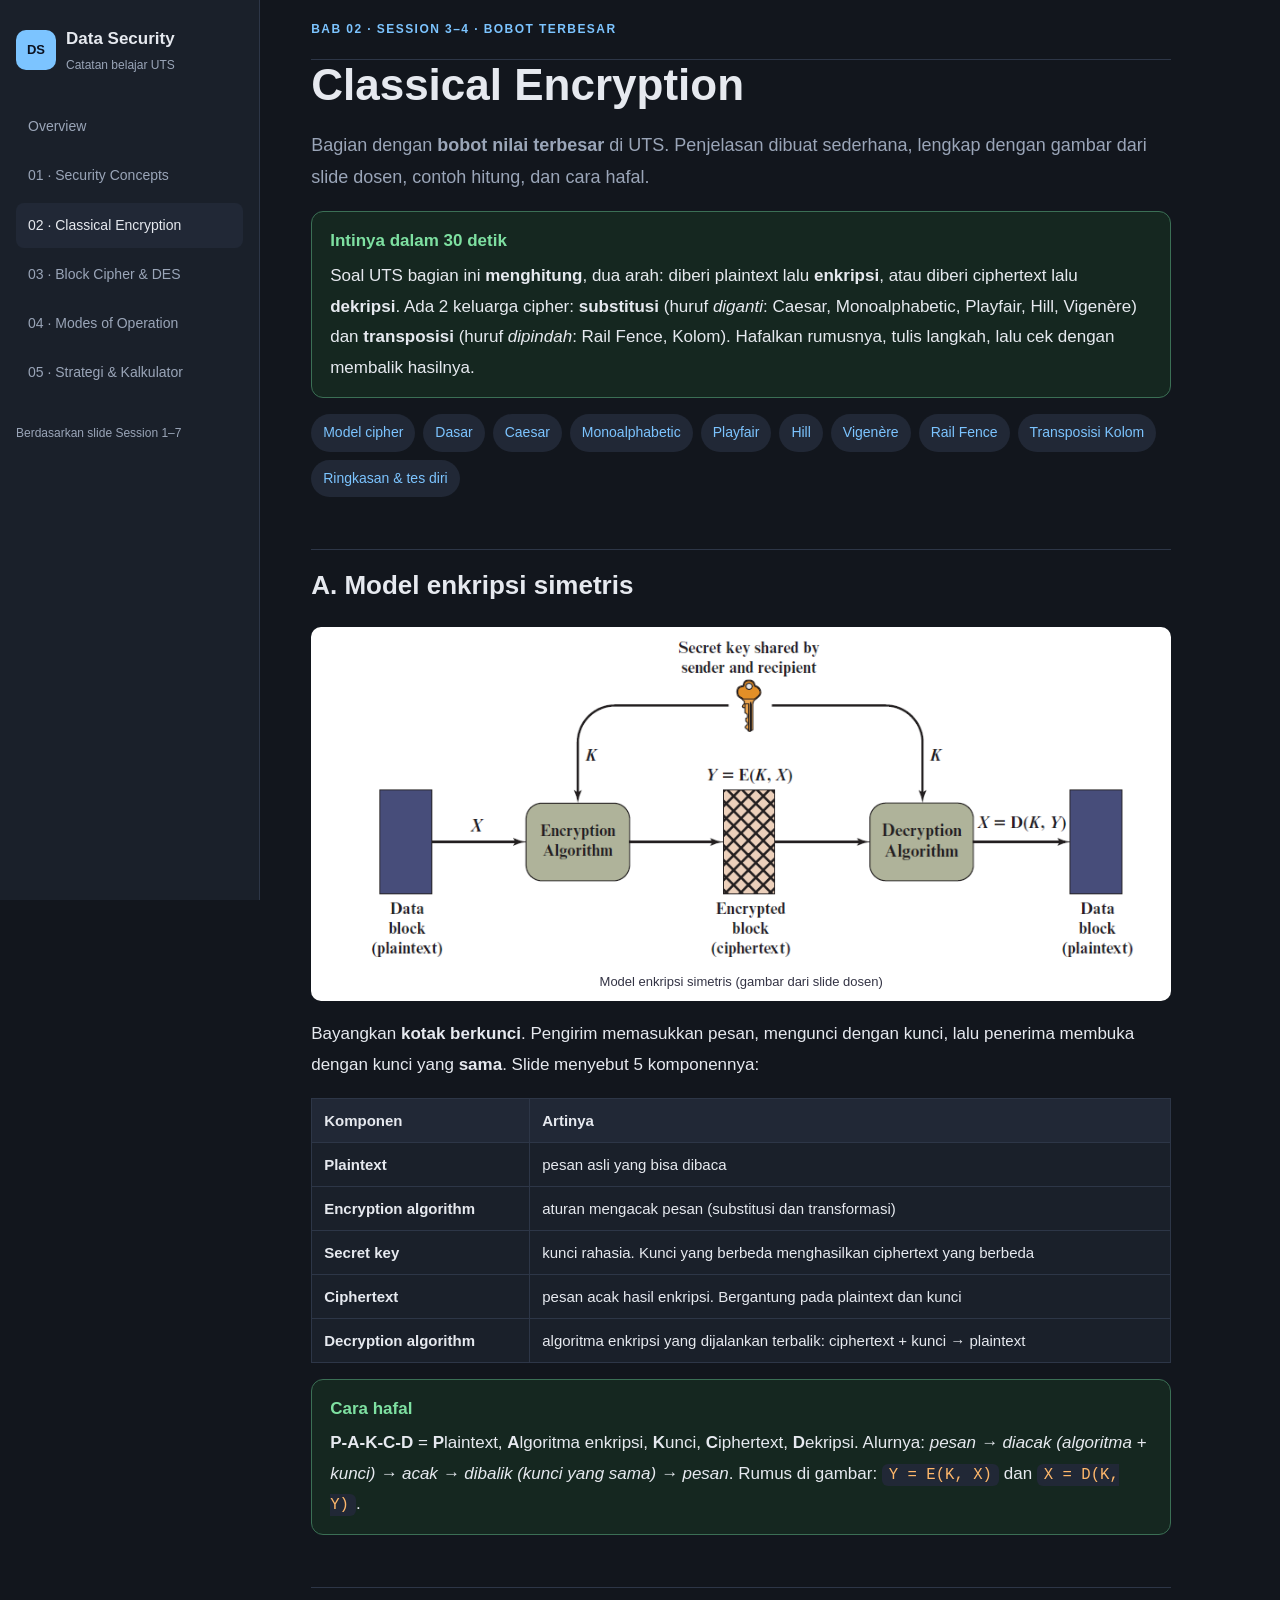
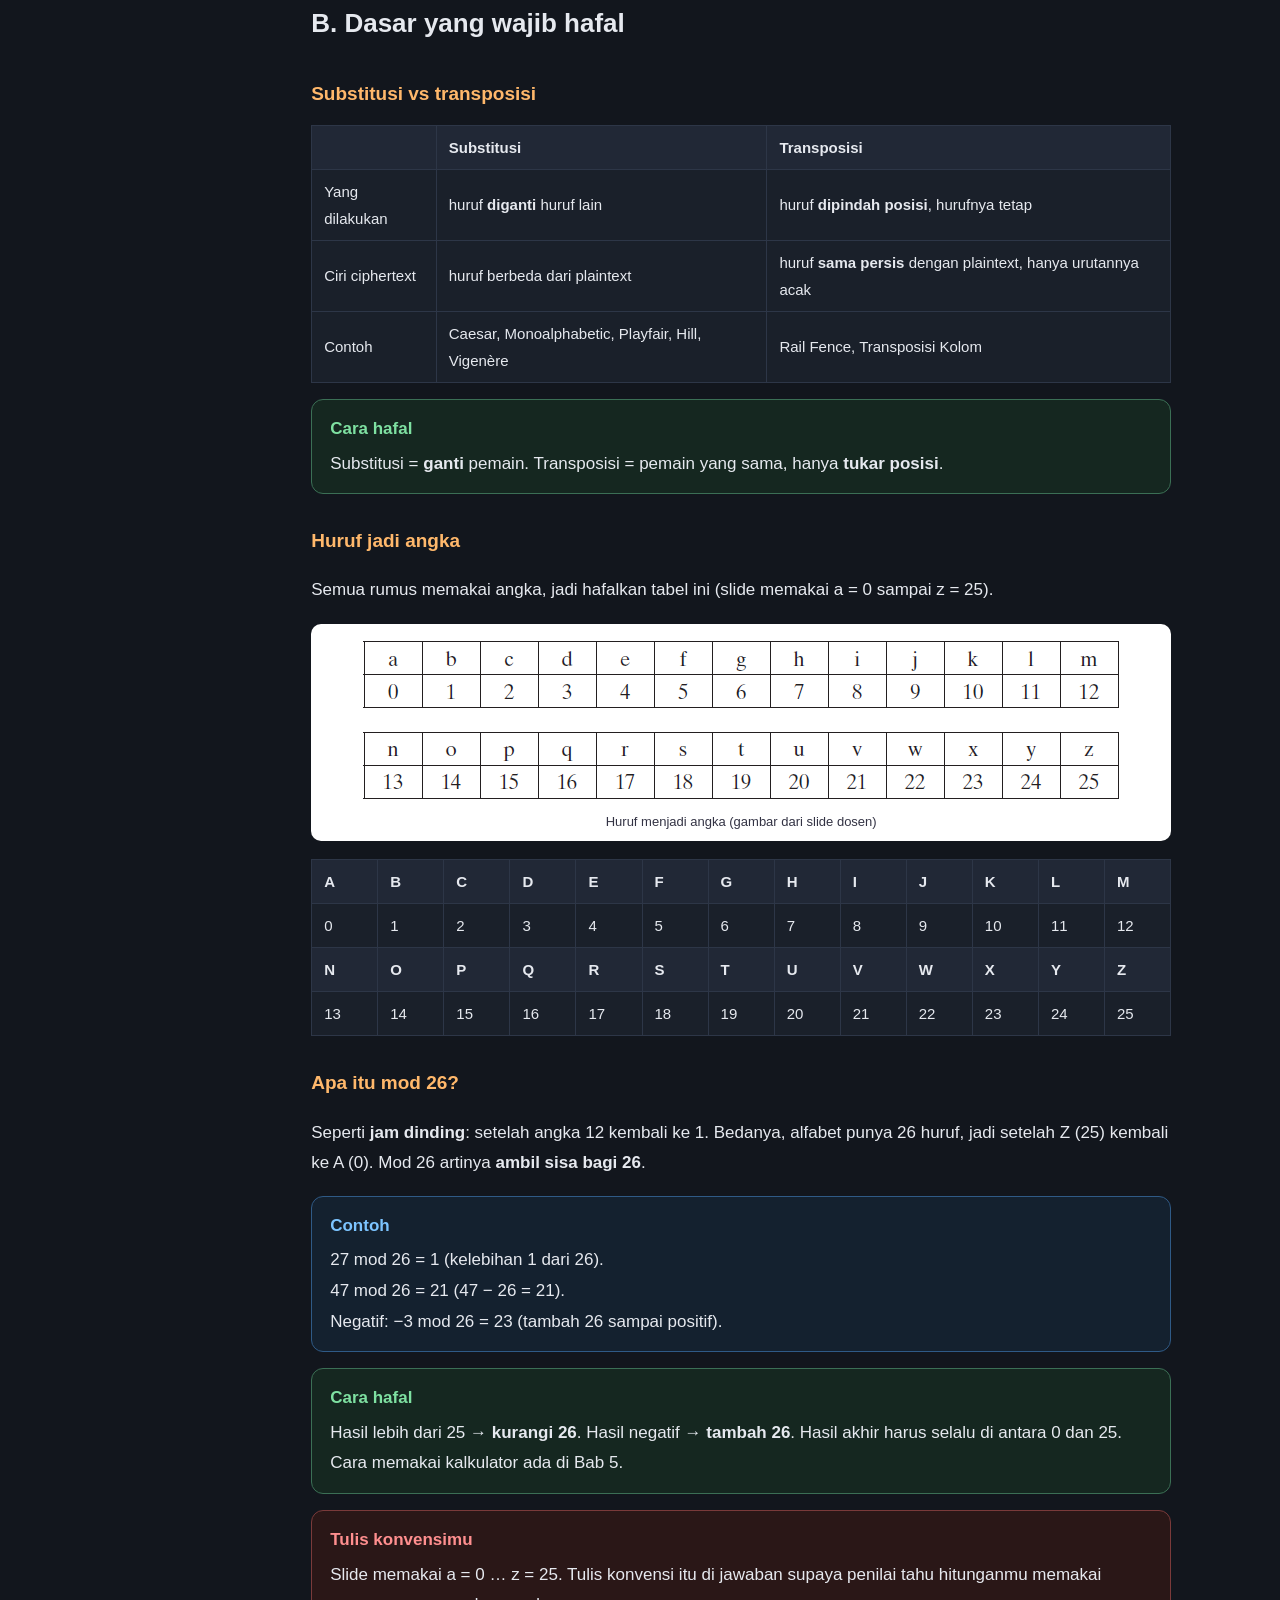
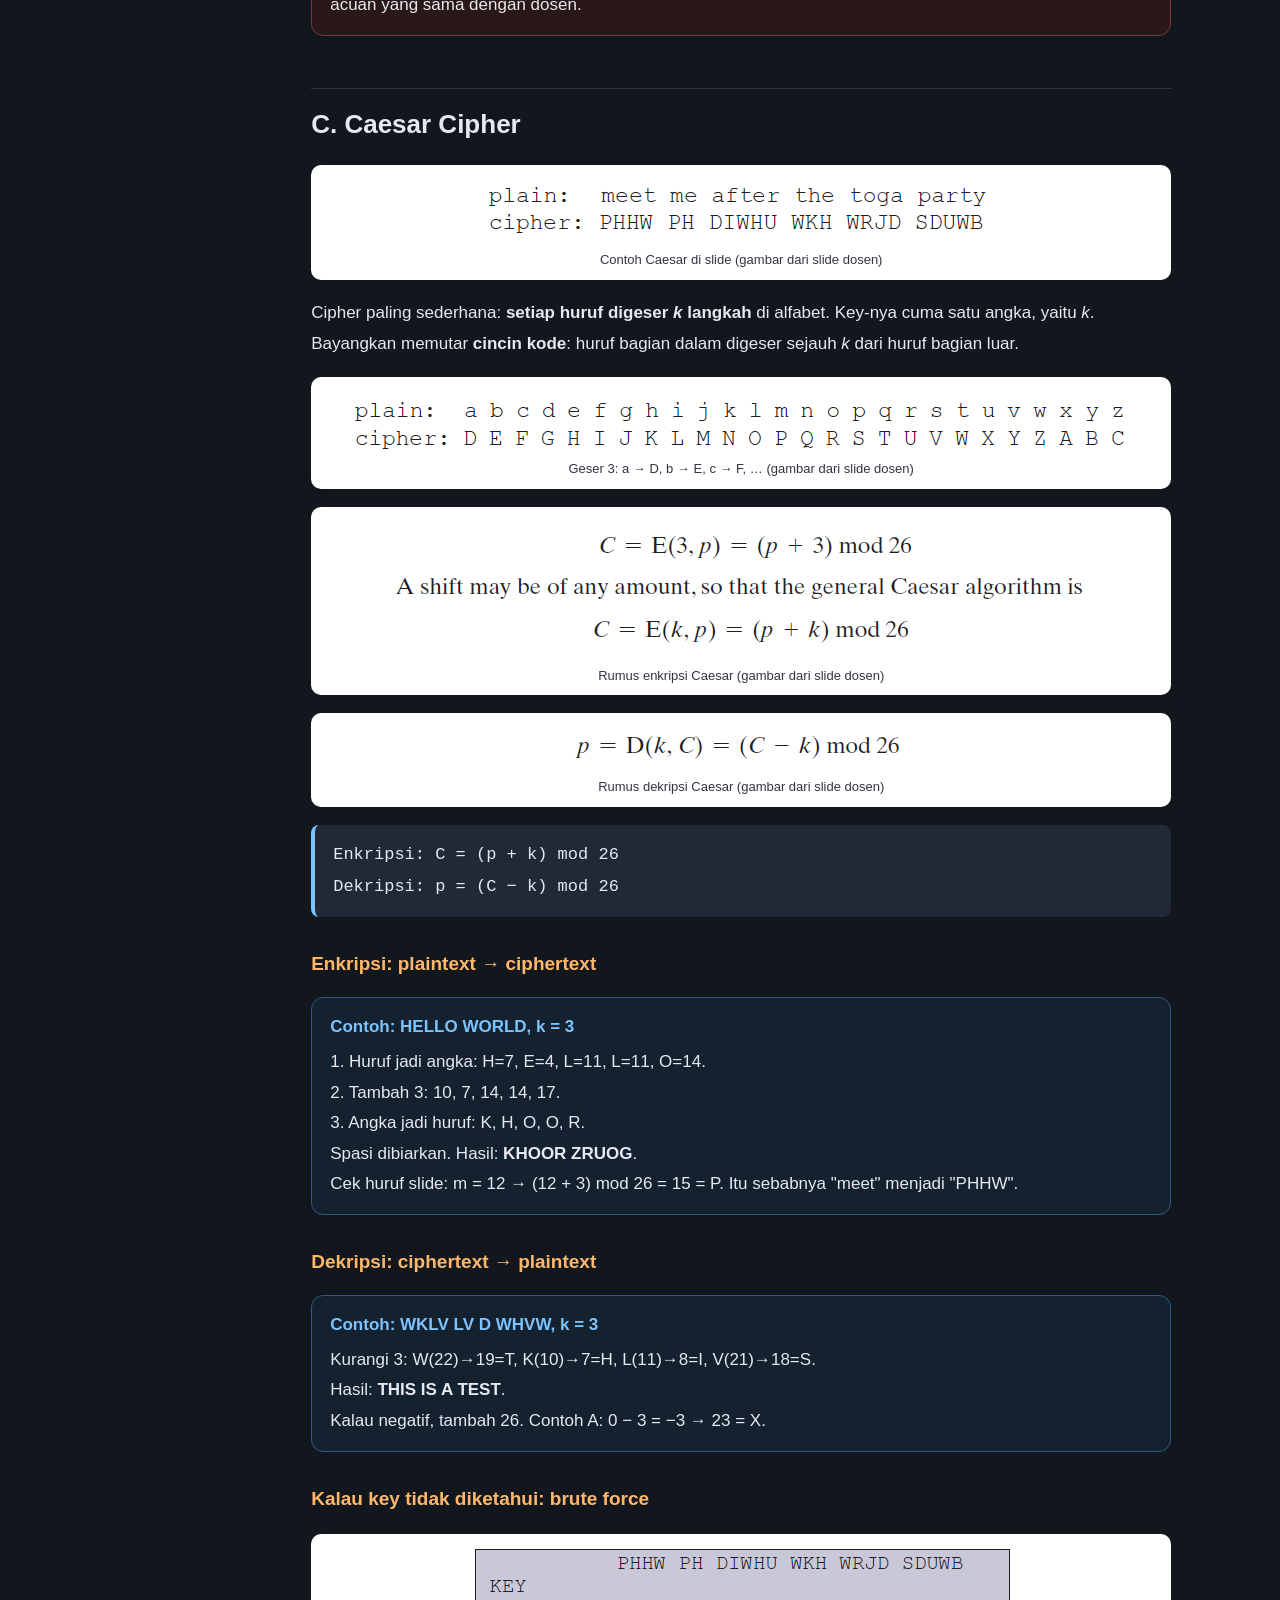
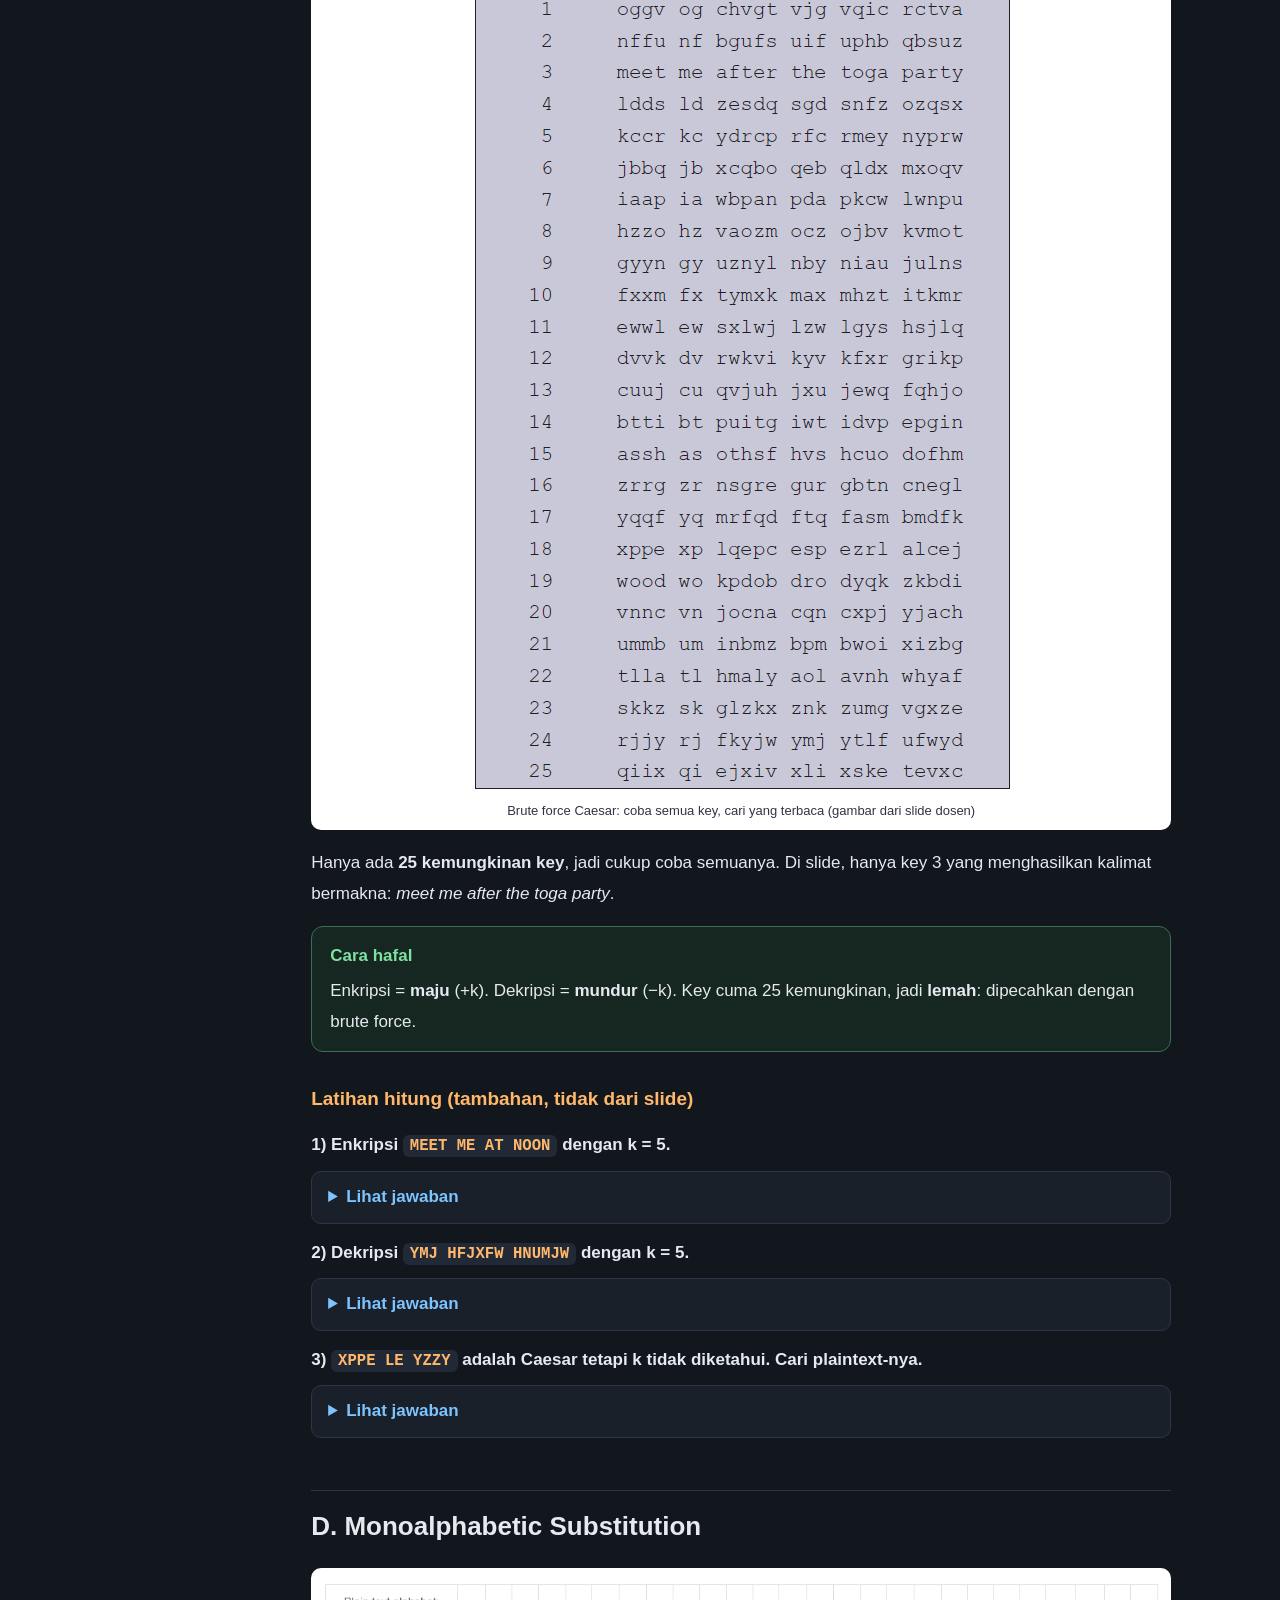
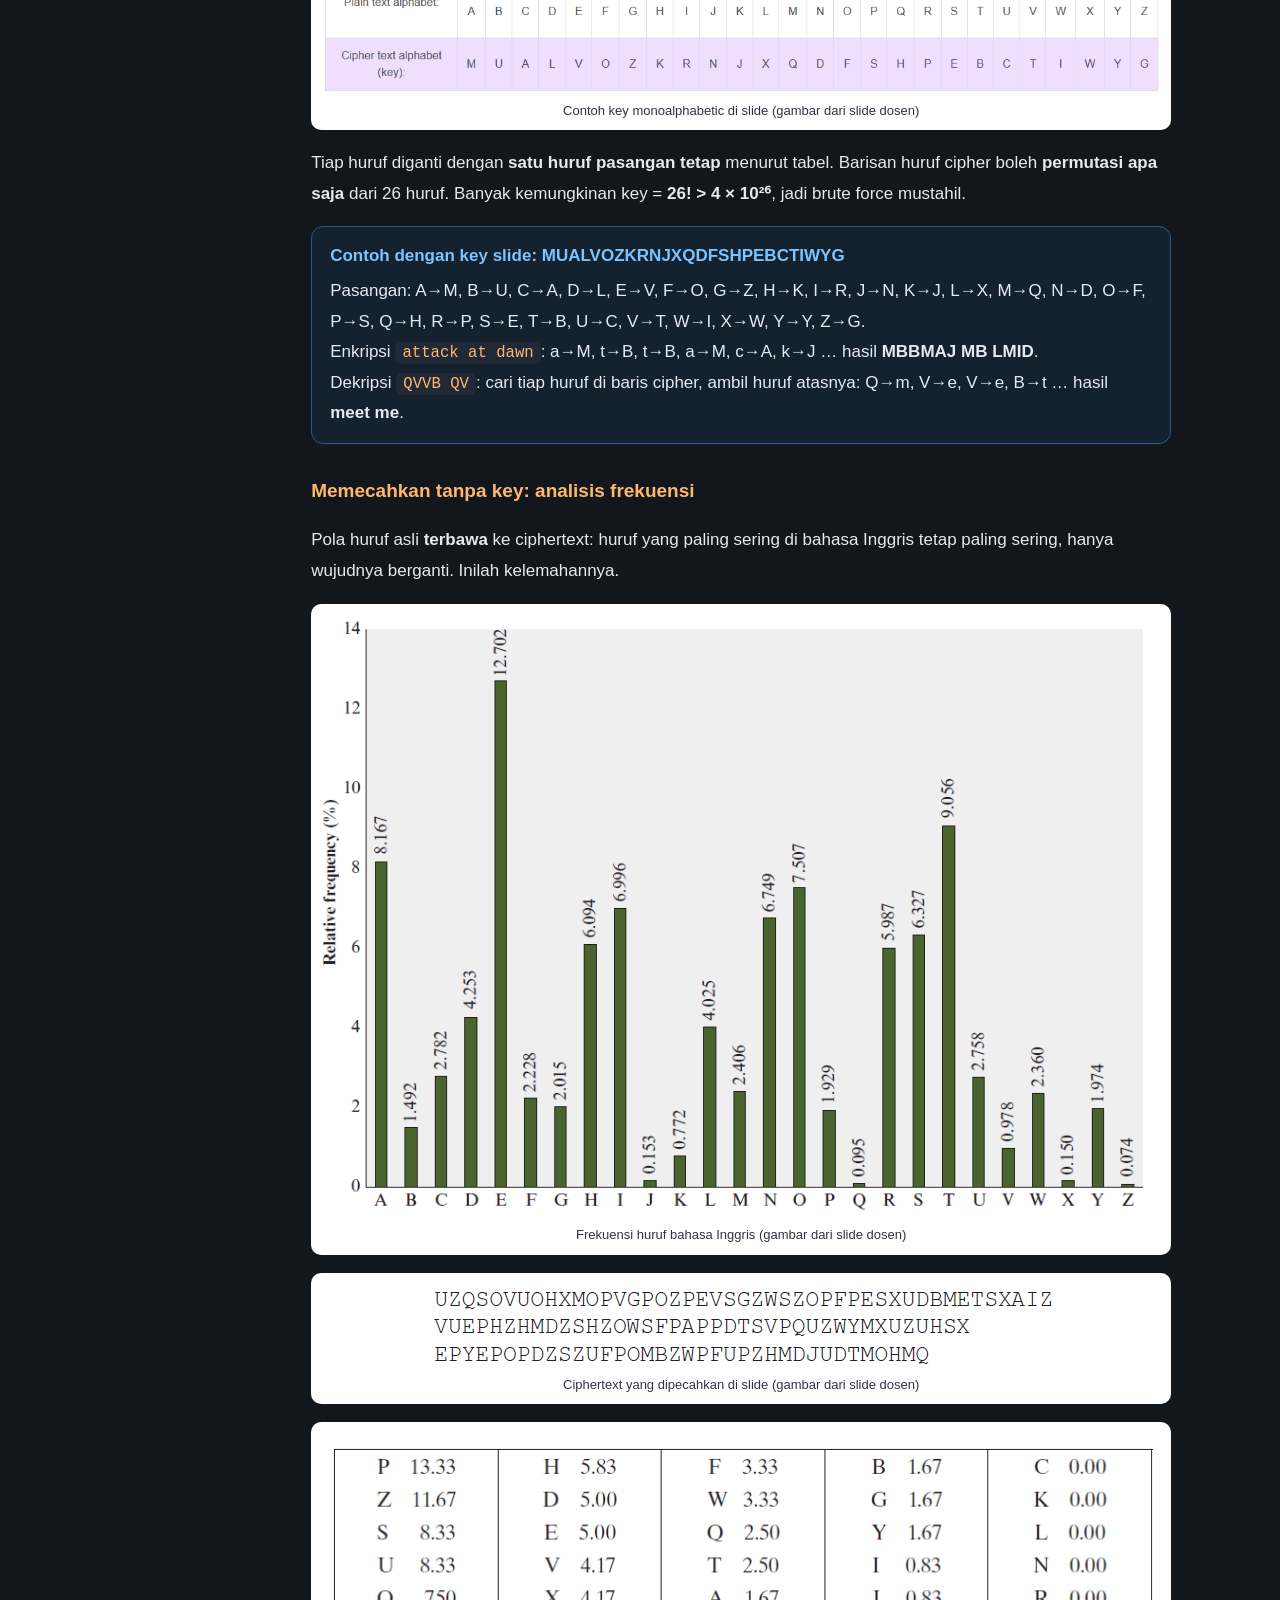
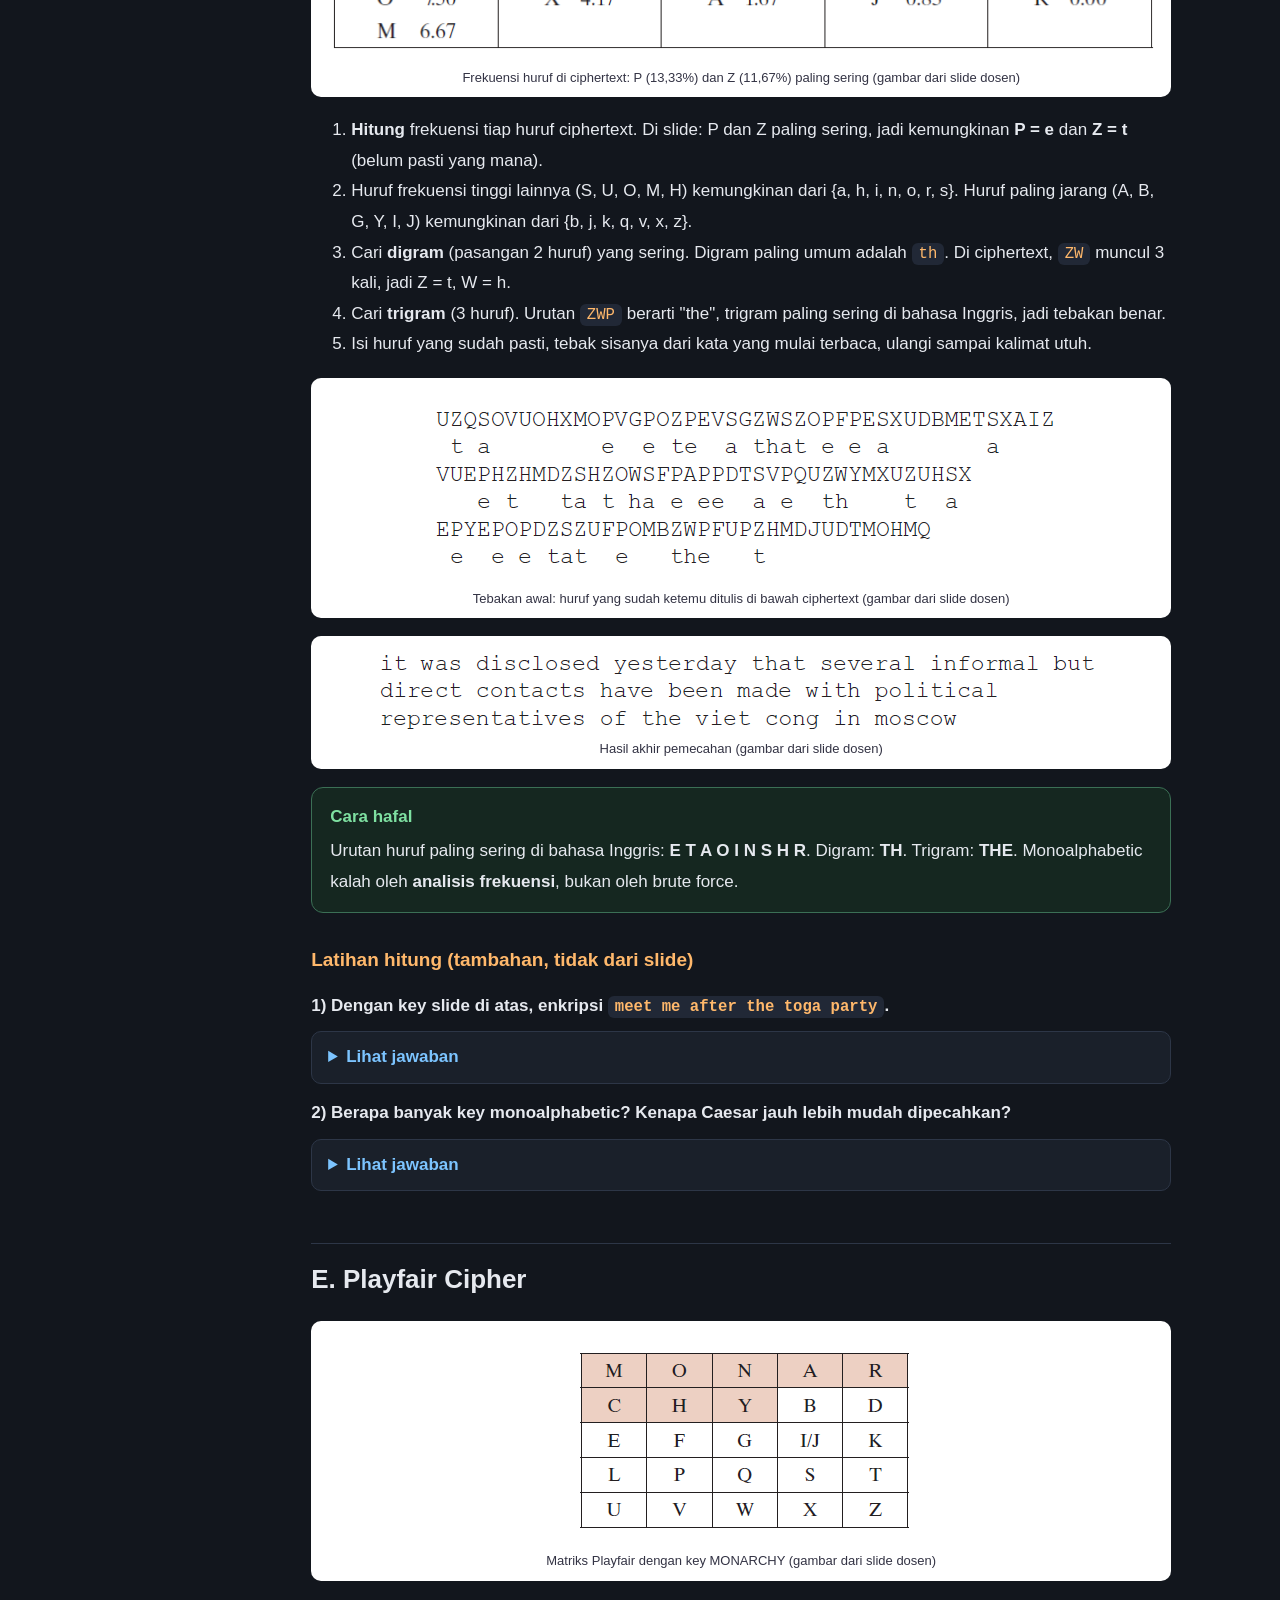
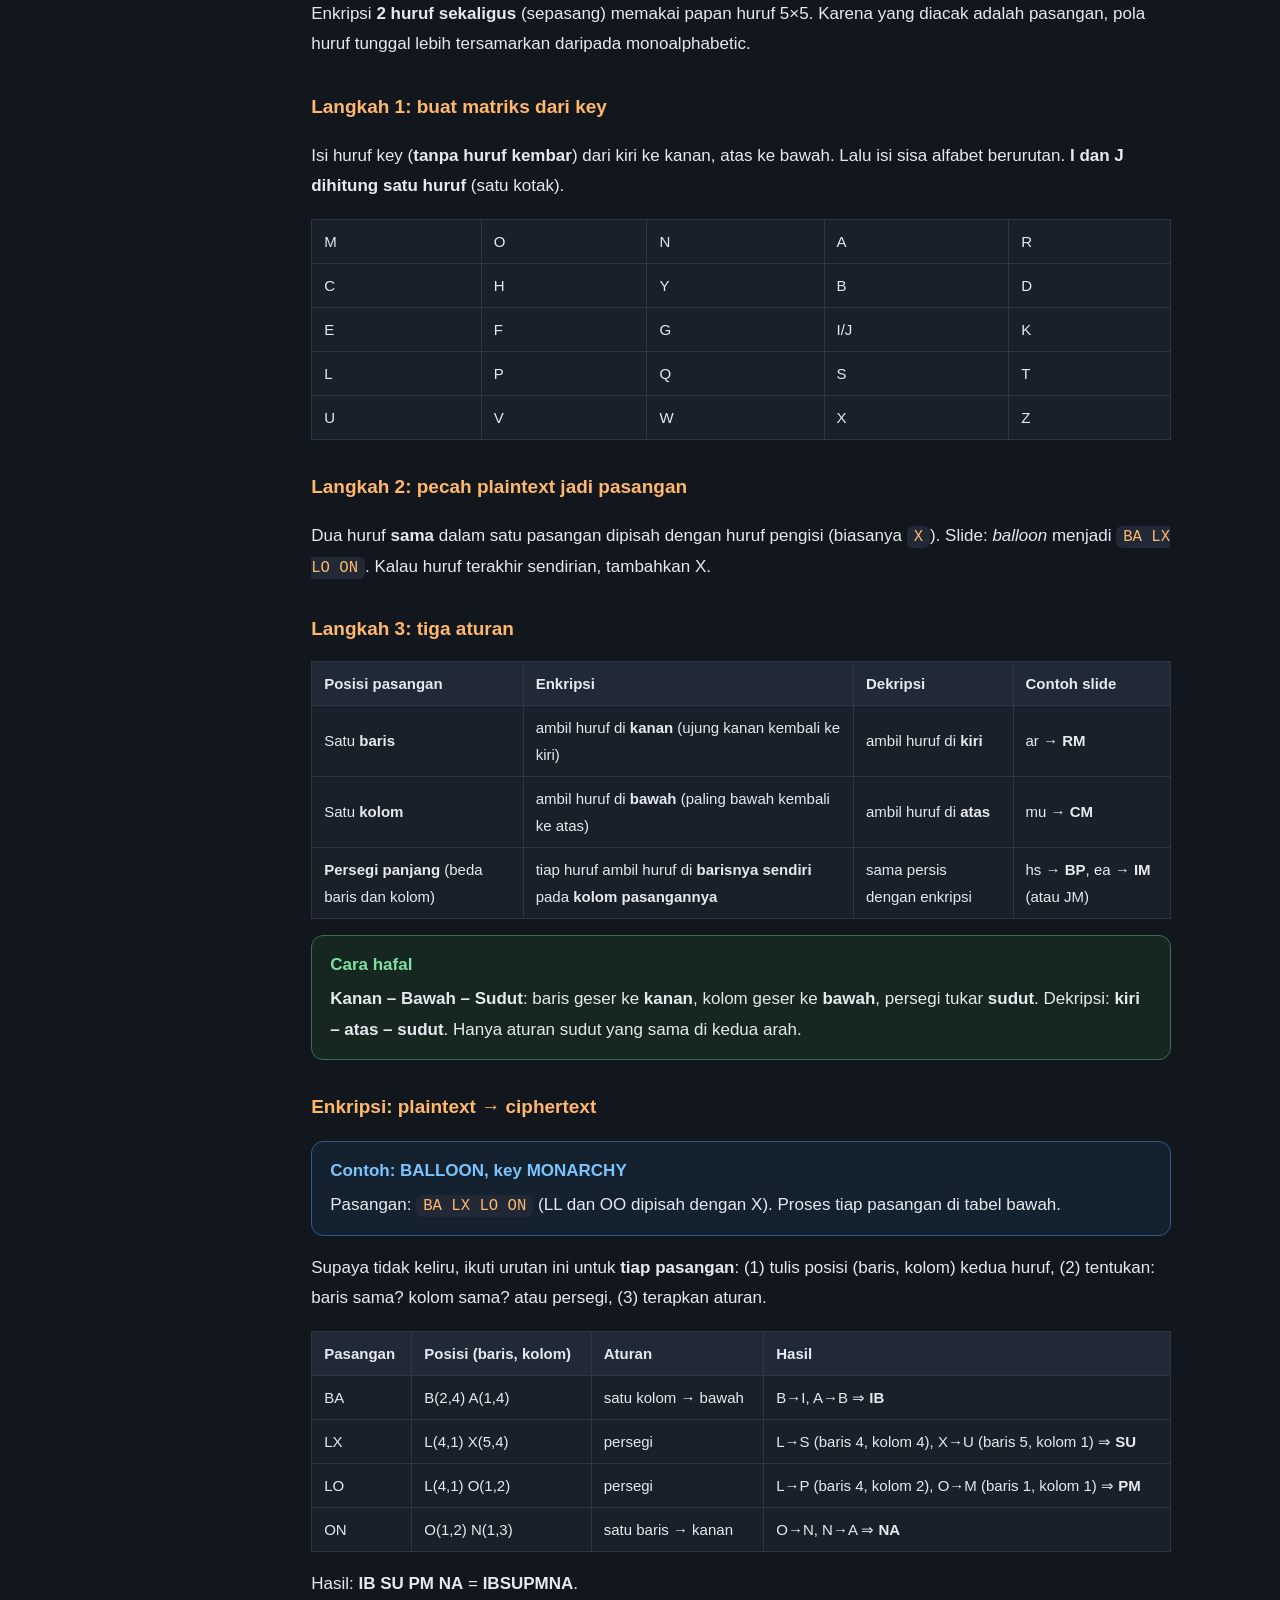
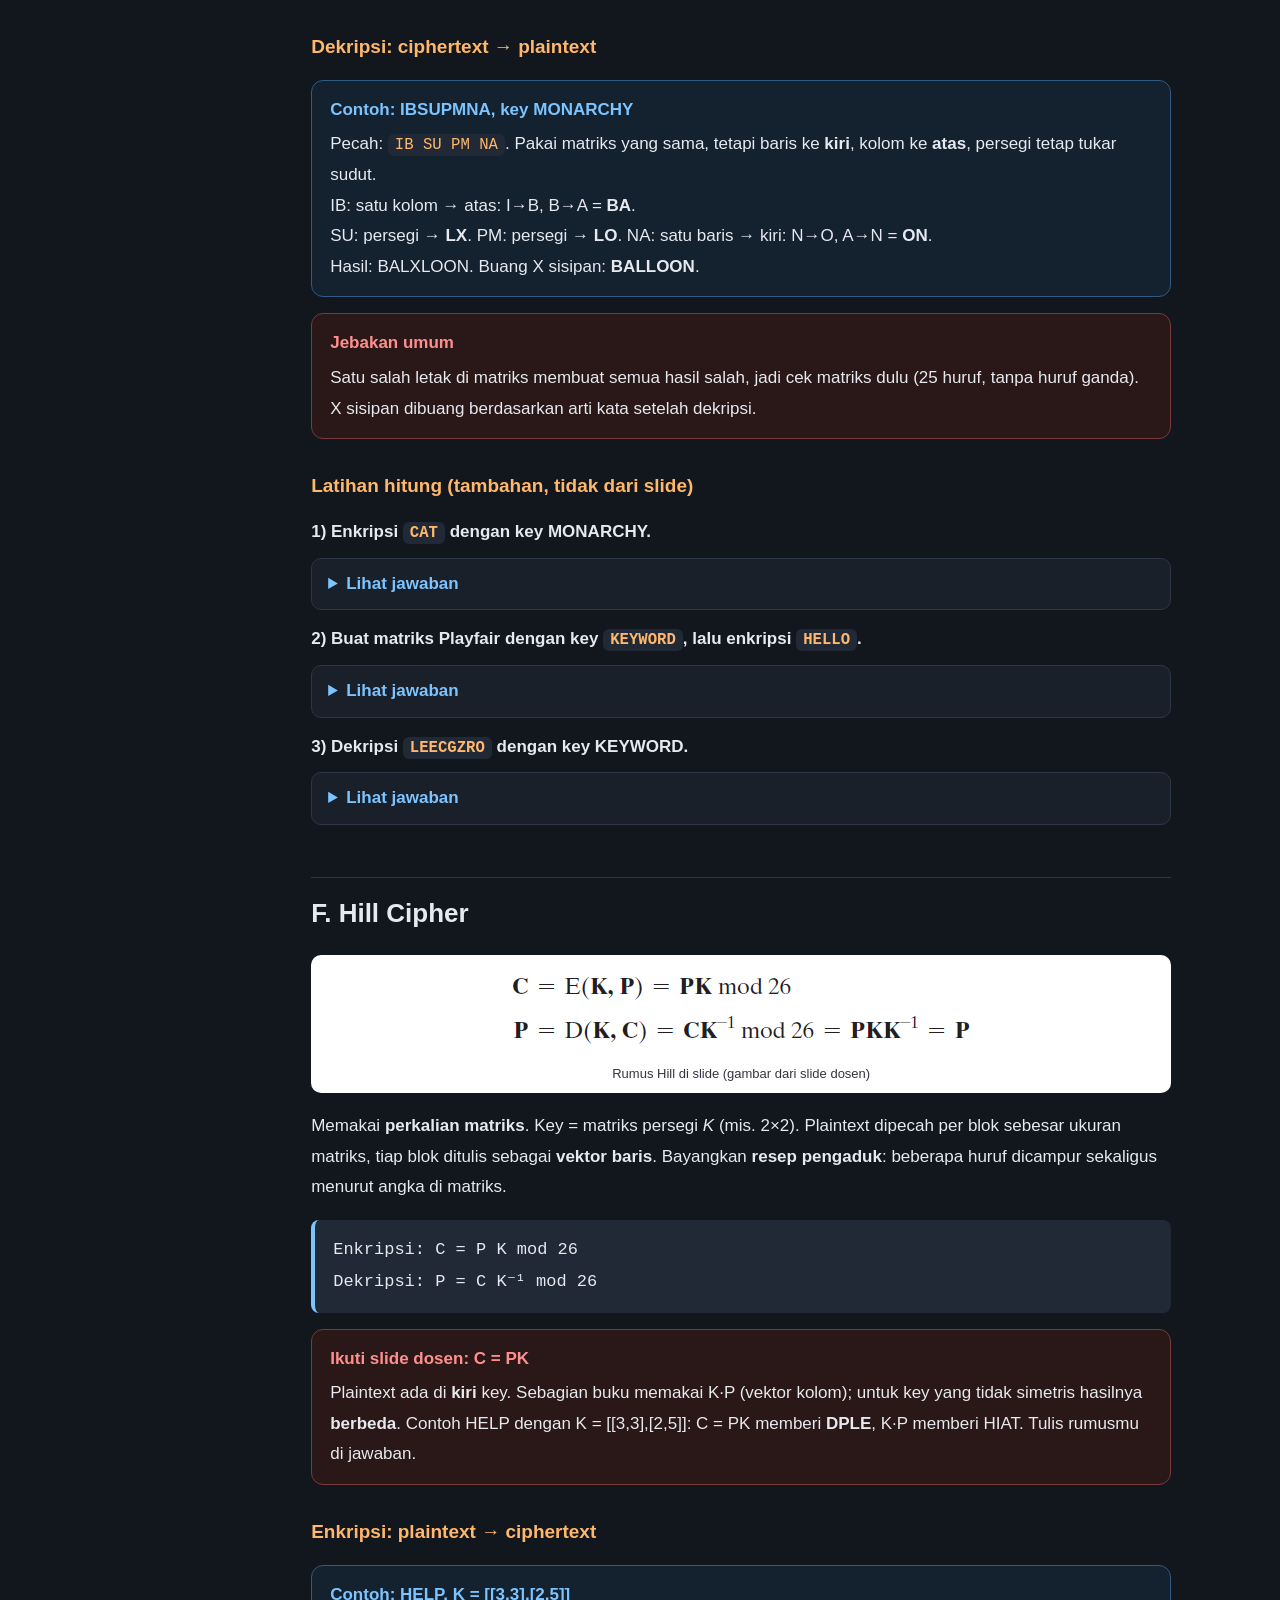
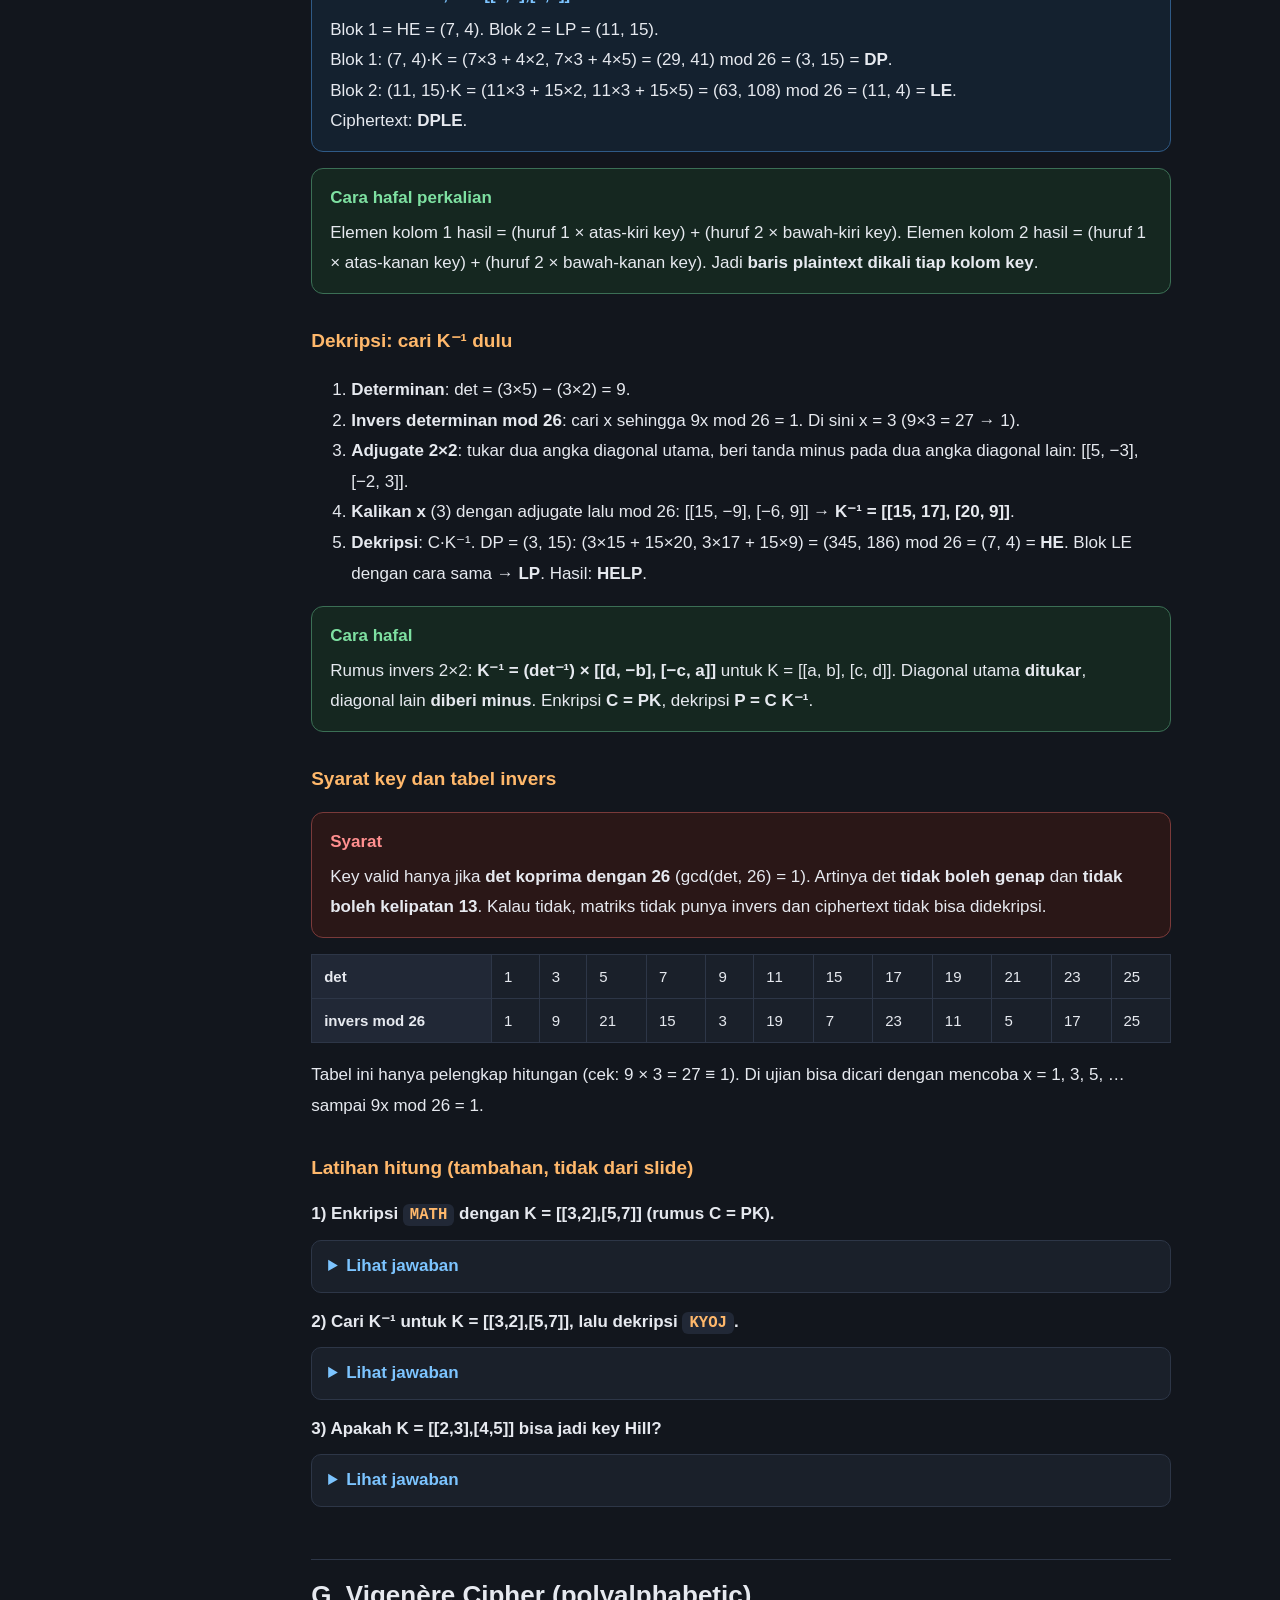
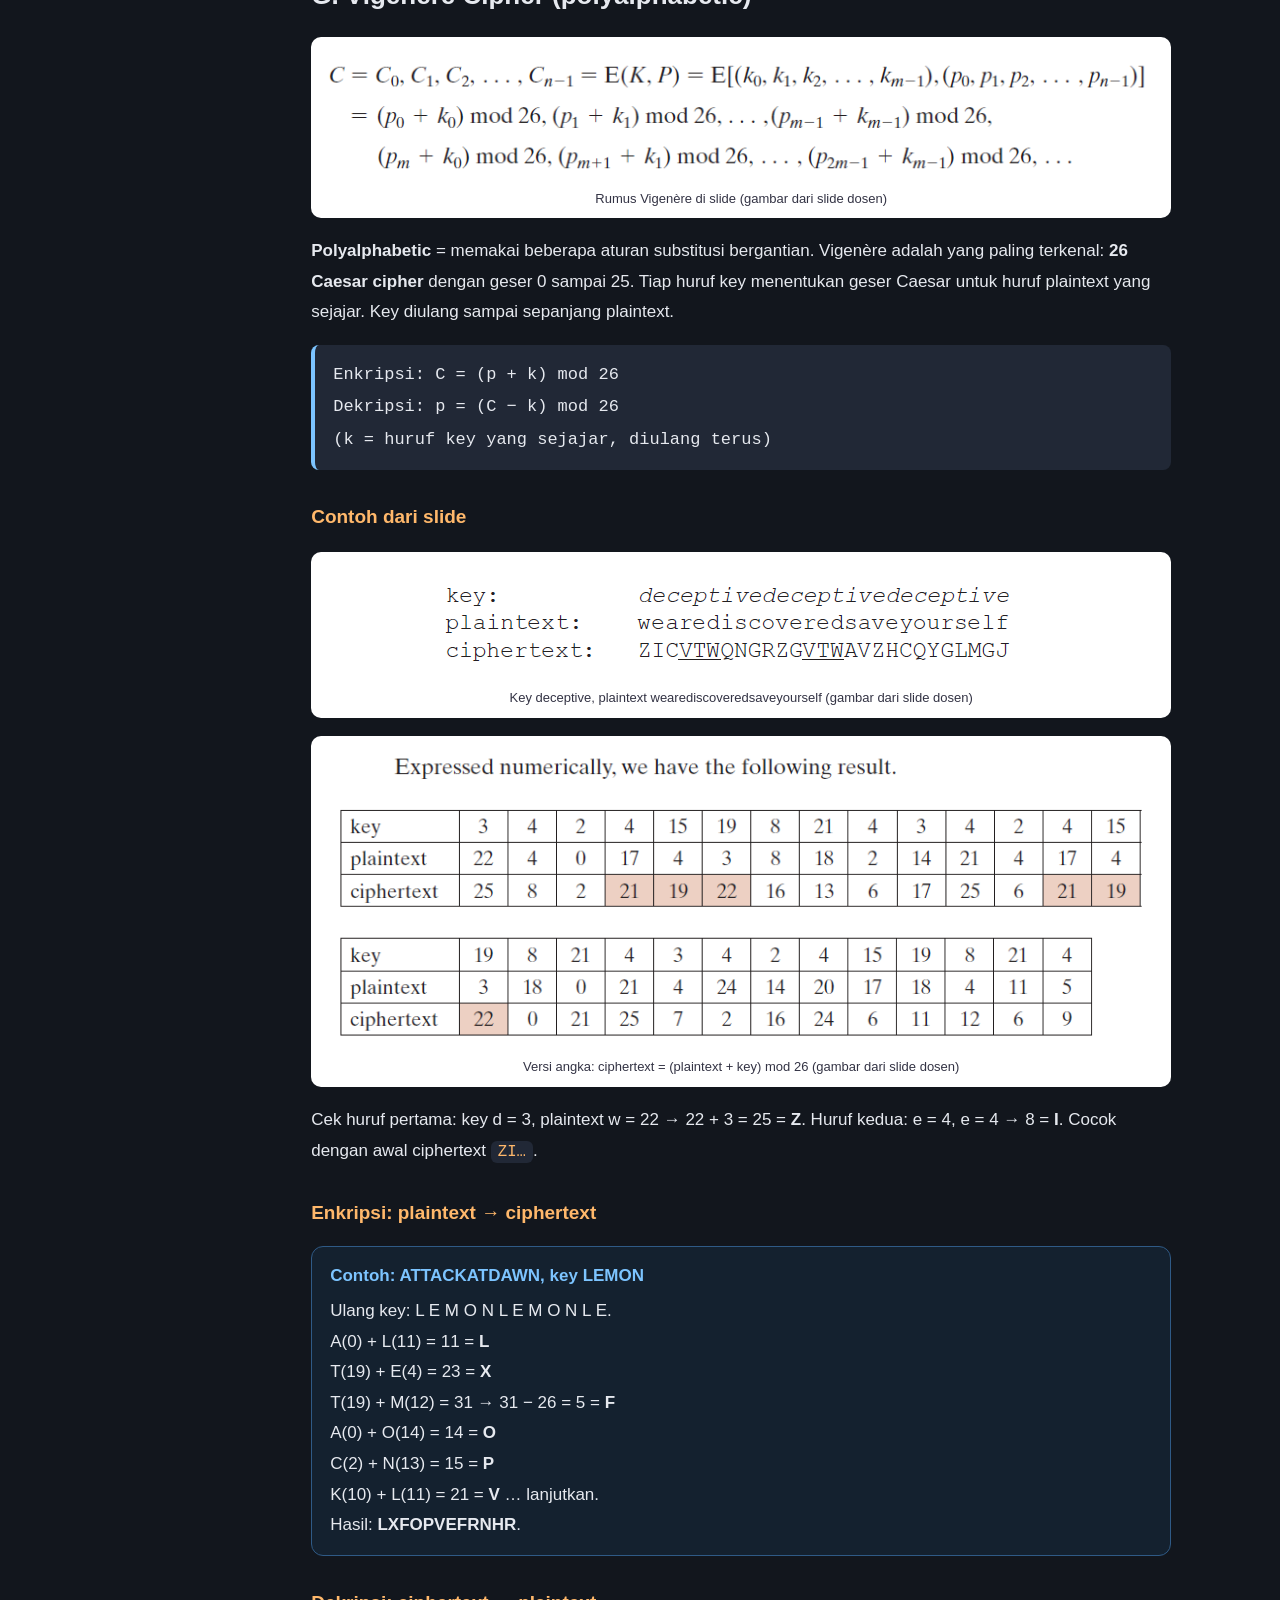
<file: chapters/classical-encryption.html>
<!doctype html><html lang="id"><head><meta charset="utf-8"><meta name="viewport" content="width=device-width,initial-scale=1"><meta name="color-scheme" content="dark"><title>Classical Encryption — DataSec UTS</title><link rel="stylesheet" href="../css/style.css"><script defer src="../js/main.js"></script></head><body><aside class="sidebar"><a class="brand" href="../index.html"><span class="brand-mark">DS</span><span>Data Security<small>Catatan belajar UTS</small></span></a><nav id="site-nav"></nav><div class="side-note">Berdasarkan slide Session 1–7</div></aside><main class="main"><header class="topbar"><span class="eyebrow" style="margin:0">BAB 02 · SESSION 3–4 · BOBOT TERBESAR</span><button id="menu-toggle" class="menu-toggle" aria-label="Menu">☰</button></header><article class="article"><h1>Classical Encryption</h1>
<p class="intro">Bagian dengan <b>bobot nilai terbesar</b> di UTS. Penjelasan dibuat sederhana, lengkap dengan gambar dari slide dosen, contoh hitung, dan cara hafal.</p>
<div class="box tip"><strong>Intinya dalam 30 detik</strong>Soal UTS bagian ini <b>menghitung</b>, dua arah: diberi plaintext lalu <b>enkripsi</b>, atau diberi ciphertext lalu <b>dekripsi</b>. Ada 2 keluarga cipher: <b>substitusi</b> (huruf <i>diganti</i>: Caesar, Monoalphabetic, Playfair, Hill, Vigenère) dan <b>transposisi</b> (huruf <i>dipindah</i>: Rail Fence, Kolom). Hafalkan rumusnya, tulis langkah, lalu cek dengan membalik hasilnya.</div>
<div class="toc"><a href="#model">Model cipher</a><a href="#dasar">Dasar</a><a href="#caesar">Caesar</a><a href="#mono">Monoalphabetic</a><a href="#playfair">Playfair</a><a href="#hill">Hill</a><a href="#vigenere">Vigenère</a><a href="#rail">Rail Fence</a><a href="#kolom">Transposisi Kolom</a><a href="#ringkas">Ringkasan &amp; tes diri</a></div>

<h2 id="model">A. Model enkripsi simetris</h2>
<figure class="fig"><img src="../img/cipher-model.png" alt="Model enkripsi simetris: plaintext, algoritma enkripsi, kunci rahasia, ciphertext, algoritma dekripsi" loading="lazy"><figcaption>Model enkripsi simetris (gambar dari slide dosen)</figcaption></figure>
<p>Bayangkan <b>kotak berkunci</b>. Pengirim memasukkan pesan, mengunci dengan kunci, lalu penerima membuka dengan kunci yang <b>sama</b>. Slide menyebut 5 komponennya:</p>
<div class="table-wrap"><table><tr><th>Komponen</th><th>Artinya</th></tr><tr><td><b>Plaintext</b></td><td>pesan asli yang bisa dibaca</td></tr><tr><td><b>Encryption algorithm</b></td><td>aturan mengacak pesan (substitusi dan transformasi)</td></tr><tr><td><b>Secret key</b></td><td>kunci rahasia. Kunci yang berbeda menghasilkan ciphertext yang berbeda</td></tr><tr><td><b>Ciphertext</b></td><td>pesan acak hasil enkripsi. Bergantung pada plaintext dan kunci</td></tr><tr><td><b>Decryption algorithm</b></td><td>algoritma enkripsi yang dijalankan terbalik: ciphertext + kunci → plaintext</td></tr></table></div>
<div class="box tip"><strong>Cara hafal</strong><b>P-A-K-C-D</b> = <b>P</b>laintext, <b>A</b>lgoritma enkripsi, <b>K</b>unci, <b>C</b>iphertext, <b>D</b>ekripsi. Alurnya: <i>pesan → diacak (algoritma + kunci) → acak → dibalik (kunci yang sama) → pesan</i>. Rumus di gambar: <code>Y = E(K, X)</code> dan <code>X = D(K, Y)</code>.</div>

<h2 id="dasar">B. Dasar yang wajib hafal</h2>
<h3>Substitusi vs transposisi</h3>
<div class="table-wrap"><table><tr><th></th><th>Substitusi</th><th>Transposisi</th></tr><tr><td>Yang dilakukan</td><td>huruf <b>diganti</b> huruf lain</td><td>huruf <b>dipindah posisi</b>, hurufnya tetap</td></tr><tr><td>Ciri ciphertext</td><td>huruf berbeda dari plaintext</td><td>huruf <b>sama persis</b> dengan plaintext, hanya urutannya acak</td></tr><tr><td>Contoh</td><td>Caesar, Monoalphabetic, Playfair, Hill, Vigenère</td><td>Rail Fence, Transposisi Kolom</td></tr></table></div>
<div class="box tip"><strong>Cara hafal</strong>Substitusi = <b>ganti</b> pemain. Transposisi = pemain yang sama, hanya <b>tukar posisi</b>.</div>
<h3>Huruf jadi angka</h3>
<p>Semua rumus memakai angka, jadi hafalkan tabel ini (slide memakai a = 0 sampai z = 25).</p>
<figure class="fig"><img src="../img/alphabet-numbers.png" alt="Tabel huruf a sampai z menjadi angka 0 sampai 25" loading="lazy"><figcaption>Huruf menjadi angka (gambar dari slide dosen)</figcaption></figure>
<div class="table-wrap"><table><tr><th>A</th><th>B</th><th>C</th><th>D</th><th>E</th><th>F</th><th>G</th><th>H</th><th>I</th><th>J</th><th>K</th><th>L</th><th>M</th></tr><tr><td>0</td><td>1</td><td>2</td><td>3</td><td>4</td><td>5</td><td>6</td><td>7</td><td>8</td><td>9</td><td>10</td><td>11</td><td>12</td></tr><tr><th>N</th><th>O</th><th>P</th><th>Q</th><th>R</th><th>S</th><th>T</th><th>U</th><th>V</th><th>W</th><th>X</th><th>Y</th><th>Z</th></tr><tr><td>13</td><td>14</td><td>15</td><td>16</td><td>17</td><td>18</td><td>19</td><td>20</td><td>21</td><td>22</td><td>23</td><td>24</td><td>25</td></tr></table></div>
<h3>Apa itu mod 26?</h3>
<p>Seperti <b>jam dinding</b>: setelah angka 12 kembali ke 1. Bedanya, alfabet punya 26 huruf, jadi setelah Z (25) kembali ke A (0). Mod 26 artinya <b>ambil sisa bagi 26</b>.</p>
<div class="box ex"><strong>Contoh</strong>27 mod 26 = 1 (kelebihan 1 dari 26).<br>47 mod 26 = 21 (47 − 26 = 21).<br>Negatif: −3 mod 26 = 23 (tambah 26 sampai positif).</div>
<div class="box tip"><strong>Cara hafal</strong>Hasil lebih dari 25 → <b>kurangi 26</b>. Hasil negatif → <b>tambah 26</b>. Hasil akhir harus selalu di antara 0 dan 25. Cara memakai kalkulator ada di Bab 5.</div>
<div class="box warn"><strong>Tulis konvensimu</strong>Slide memakai a = 0 … z = 25. Tulis konvensi itu di jawaban supaya penilai tahu hitunganmu memakai acuan yang sama dengan dosen.</div>

<h2 id="caesar">C. Caesar Cipher</h2>
<figure class="fig"><img src="../img/caesar-example.png" alt="Contoh Caesar: meet me after the toga party menjadi PHHW PH DIWHU WKH WRJD SDUWB" loading="lazy"><figcaption>Contoh Caesar di slide (gambar dari slide dosen)</figcaption></figure>
<p>Cipher paling sederhana: <b>setiap huruf digeser <i>k</i> langkah</b> di alfabet. Key-nya cuma satu angka, yaitu <i>k</i>. Bayangkan memutar <b>cincin kode</b>: huruf bagian dalam digeser sejauh <i>k</i> dari huruf bagian luar.</p>
<figure class="fig"><img src="../img/caesar-alphabet.png" alt="Alfabet plain dan cipher dengan geser 3" loading="lazy"><figcaption>Geser 3: a → D, b → E, c → F, … (gambar dari slide dosen)</figcaption></figure>
<figure class="fig"><img src="../img/caesar-formula.png" alt="Rumus enkripsi Caesar C = E(k, p) = (p + k) mod 26" loading="lazy"><figcaption>Rumus enkripsi Caesar (gambar dari slide dosen)</figcaption></figure>
<figure class="fig"><img src="../img/caesar-decrypt.png" alt="Rumus dekripsi Caesar p = D(k, C) = (C − k) mod 26" loading="lazy"><figcaption>Rumus dekripsi Caesar (gambar dari slide dosen)</figcaption></figure>
<div class="formula">Enkripsi: C = (p + k) mod 26<br>Dekripsi: p = (C − k) mod 26</div>
<h3>Enkripsi: plaintext → ciphertext</h3>
<div class="box ex"><strong>Contoh: HELLO WORLD, k = 3</strong>1. Huruf jadi angka: H=7, E=4, L=11, L=11, O=14.<br>2. Tambah 3: 10, 7, 14, 14, 17.<br>3. Angka jadi huruf: K, H, O, O, R.<br>Spasi dibiarkan. Hasil: <b>KHOOR ZRUOG</b>.<br>Cek huruf slide: m = 12 → (12 + 3) mod 26 = 15 = P. Itu sebabnya "meet" menjadi "PHHW".</div>
<h3>Dekripsi: ciphertext → plaintext</h3>
<div class="box ex"><strong>Contoh: WKLV LV D WHVW, k = 3</strong>Kurangi 3: W(22)→19=T, K(10)→7=H, L(11)→8=I, V(21)→18=S.<br>Hasil: <b>THIS IS A TEST</b>.<br>Kalau negatif, tambah 26. Contoh A: 0 − 3 = −3 → 23 = X.</div>
<h3>Kalau key tidak diketahui: brute force</h3>
<figure class="fig"><img src="../img/caesar-brute.png" alt="Tabel brute force Caesar dari key 1 sampai 25; hanya key 3 yang menghasilkan kalimat terbaca" loading="lazy"><figcaption>Brute force Caesar: coba semua key, cari yang terbaca (gambar dari slide dosen)</figcaption></figure>
<p>Hanya ada <b>25 kemungkinan key</b>, jadi cukup coba semuanya. Di slide, hanya key 3 yang menghasilkan kalimat bermakna: <i>meet me after the toga party</i>.</p>
<div class="box tip"><strong>Cara hafal</strong>Enkripsi = <b>maju</b> (+k). Dekripsi = <b>mundur</b> (−k). Key cuma 25 kemungkinan, jadi <b>lemah</b>: dipecahkan dengan brute force.</div>
<h3>Latihan hitung (tambahan, tidak dari slide)</h3>
<p class="q">1) Enkripsi <code>MEET ME AT NOON</code> dengan k = 5.</p><details><summary>Lihat jawaban</summary>Tiap huruf + 5. Contoh M(12) + 5 = 17 = R, E(4) + 5 = 9 = J. Hasil: <b>RJJY RJ FY STTS</b>.</details>
<p class="q">2) Dekripsi <code>YMJ HFJXFW HNUMJW</code> dengan k = 5.</p><details><summary>Lihat jawaban</summary>Tiap huruf − 5. Contoh Y(24) − 5 = 19 = T, M(12) − 5 = 7 = H. Hasil: <b>THE CAESAR CIPHER</b>.</details>
<p class="q">3) <code>XPPE LE YZZY</code> adalah Caesar tetapi k tidak diketahui. Cari plaintext-nya.</p><details><summary>Lihat jawaban</summary>Coba mundur k = 1, 2, 3, … sampai terbaca. Pada k = 11 hasilnya <b>MEET AT NOON</b> (X(23) − 11 = 12 = M). Petunjuk cepat: pola "XPPE" punya huruf kembar di tengah, cocok untuk kata seperti MEET.</details>

<h2 id="mono">D. Monoalphabetic Substitution</h2>
<figure class="fig"><img src="../img/mono-key.png" alt="Tabel key monoalphabetic: plain A-Z dipasangkan dengan MUALVOZKRNJXQDFSHPEBCTIWYG" loading="lazy"><figcaption>Contoh key monoalphabetic di slide (gambar dari slide dosen)</figcaption></figure>
<p>Tiap huruf diganti dengan <b>satu huruf pasangan tetap</b> menurut tabel. Barisan huruf cipher boleh <b>permutasi apa saja</b> dari 26 huruf. Banyak kemungkinan key = <b>26! &gt; 4 × 10²⁶</b>, jadi brute force mustahil.</p>
<div class="box ex"><strong>Contoh dengan key slide: MUALVOZKRNJXQDFSHPEBCTIWYG</strong>Pasangan: A→M, B→U, C→A, D→L, E→V, F→O, G→Z, H→K, I→R, J→N, K→J, L→X, M→Q, N→D, O→F, P→S, Q→H, R→P, S→E, T→B, U→C, V→T, W→I, X→W, Y→Y, Z→G.<br>Enkripsi <code>attack at dawn</code>: a→M, t→B, t→B, a→M, c→A, k→J … hasil <b>MBBMAJ MB LMID</b>.<br>Dekripsi <code>QVVB QV</code>: cari tiap huruf di baris cipher, ambil huruf atasnya: Q→m, V→e, V→e, B→t … hasil <b>meet me</b>.</div>
<h3>Memecahkan tanpa key: analisis frekuensi</h3>
<p>Pola huruf asli <b>terbawa</b> ke ciphertext: huruf yang paling sering di bahasa Inggris tetap paling sering, hanya wujudnya berganti. Inilah kelemahannya.</p>
<figure class="fig"><img src="../img/freq-english.png" alt="Grafik frekuensi relatif huruf bahasa Inggris, E tertinggi 12,7 persen" loading="lazy"><figcaption>Frekuensi huruf bahasa Inggris (gambar dari slide dosen)</figcaption></figure>
<figure class="fig"><img src="../img/freq-cipher.png" alt="Ciphertext panjang yang akan dipecahkan" loading="lazy"><figcaption>Ciphertext yang dipecahkan di slide (gambar dari slide dosen)</figcaption></figure>
<figure class="fig"><img src="../img/freq-table.png" alt="Tabel frekuensi huruf ciphertext: P 13,33 dan Z 11,67 paling sering" loading="lazy"><figcaption>Frekuensi huruf di ciphertext: P (13,33%) dan Z (11,67%) paling sering (gambar dari slide dosen)</figcaption></figure>
<ol><li><b>Hitung</b> frekuensi tiap huruf ciphertext. Di slide: P dan Z paling sering, jadi kemungkinan <b>P = e</b> dan <b>Z = t</b> (belum pasti yang mana).</li><li>Huruf frekuensi tinggi lainnya (S, U, O, M, H) kemungkinan dari {a, h, i, n, o, r, s}. Huruf paling jarang (A, B, G, Y, I, J) kemungkinan dari {b, j, k, q, v, x, z}.</li><li>Cari <b>digram</b> (pasangan 2 huruf) yang sering. Digram paling umum adalah <code>th</code>. Di ciphertext, <code>ZW</code> muncul 3 kali, jadi Z = t, W = h.</li><li>Cari <b>trigram</b> (3 huruf). Urutan <code>ZWP</code> berarti "the", trigram paling sering di bahasa Inggris, jadi tebakan benar.</li><li>Isi huruf yang sudah pasti, tebak sisanya dari kata yang mulai terbaca, ulangi sampai kalimat utuh.</li></ol>
<figure class="fig"><img src="../img/freq-guess.png" alt="Ciphertext dengan sebagian huruf yang sudah ditebak" loading="lazy"><figcaption>Tebakan awal: huruf yang sudah ketemu ditulis di bawah ciphertext (gambar dari slide dosen)</figcaption></figure>
<figure class="fig"><img src="../img/freq-result.png" alt="Plaintext hasil pemecahan: it was disclosed yesterday that several informal but direct contacts ..." loading="lazy"><figcaption>Hasil akhir pemecahan (gambar dari slide dosen)</figcaption></figure>
<div class="box tip"><strong>Cara hafal</strong>Urutan huruf paling sering di bahasa Inggris: <b>E T A O I N S H R</b>. Digram: <b>TH</b>. Trigram: <b>THE</b>. Monoalphabetic kalah oleh <b>analisis frekuensi</b>, bukan oleh brute force.</div>
<h3>Latihan hitung (tambahan, tidak dari slide)</h3>
<p class="q">1) Dengan key slide di atas, enkripsi <code>meet me after the toga party</code>.</p><details><summary>Lihat jawaban</summary>m→Q, e→V, e→V, t→B, … Hasil: <b>QVVB QV MOBVP BKV BFZM SMPBY</b>.</details>
<p class="q">2) Berapa banyak key monoalphabetic? Kenapa Caesar jauh lebih mudah dipecahkan?</p><details><summary>Lihat jawaban</summary>26! ≈ 4 × 10²⁶ key, tidak mungkin dicoba satu per satu. Caesar hanya punya 25 key, jadi brute force cukup.</details>

<h2 id="playfair">E. Playfair Cipher</h2>
<figure class="fig"><img src="../img/playfair-matrix.png" alt="Matriks Playfair 5x5 dengan key MONARCHY" loading="lazy"><figcaption>Matriks Playfair dengan key MONARCHY (gambar dari slide dosen)</figcaption></figure>
<p>Enkripsi <b>2 huruf sekaligus</b> (sepasang) memakai papan huruf 5×5. Karena yang diacak adalah pasangan, pola huruf tunggal lebih tersamarkan daripada monoalphabetic.</p>
<h3>Langkah 1: buat matriks dari key</h3>
<p>Isi huruf key (<b>tanpa huruf kembar</b>) dari kiri ke kanan, atas ke bawah. Lalu isi sisa alfabet berurutan. <b>I dan J dihitung satu huruf</b> (satu kotak).</p>
<div class="table-wrap"><table><tr><td>M</td><td>O</td><td>N</td><td>A</td><td>R</td></tr><tr><td>C</td><td>H</td><td>Y</td><td>B</td><td>D</td></tr><tr><td>E</td><td>F</td><td>G</td><td>I/J</td><td>K</td></tr><tr><td>L</td><td>P</td><td>Q</td><td>S</td><td>T</td></tr><tr><td>U</td><td>V</td><td>W</td><td>X</td><td>Z</td></tr></table></div>
<h3>Langkah 2: pecah plaintext jadi pasangan</h3>
<p>Dua huruf <b>sama</b> dalam satu pasangan dipisah dengan huruf pengisi (biasanya <code>X</code>). Slide: <i>balloon</i> menjadi <code>BA LX LO ON</code>. Kalau huruf terakhir sendirian, tambahkan X.</p>
<h3>Langkah 3: tiga aturan</h3>
<div class="table-wrap"><table><tr><th>Posisi pasangan</th><th>Enkripsi</th><th>Dekripsi</th><th>Contoh slide</th></tr><tr><td>Satu <b>baris</b></td><td>ambil huruf di <b>kanan</b> (ujung kanan kembali ke kiri)</td><td>ambil huruf di <b>kiri</b></td><td>ar → <b>RM</b></td></tr><tr><td>Satu <b>kolom</b></td><td>ambil huruf di <b>bawah</b> (paling bawah kembali ke atas)</td><td>ambil huruf di <b>atas</b></td><td>mu → <b>CM</b></td></tr><tr><td><b>Persegi panjang</b> (beda baris dan kolom)</td><td>tiap huruf ambil huruf di <b>barisnya sendiri</b> pada <b>kolom pasangannya</b></td><td>sama persis dengan enkripsi</td><td>hs → <b>BP</b>, ea → <b>IM</b> (atau JM)</td></tr></table></div>
<div class="box tip"><strong>Cara hafal</strong><b>Kanan – Bawah – Sudut</b>: baris geser ke <b>kanan</b>, kolom geser ke <b>bawah</b>, persegi tukar <b>sudut</b>. Dekripsi: <b>kiri – atas – sudut</b>. Hanya aturan sudut yang sama di kedua arah.</div>
<h3>Enkripsi: plaintext → ciphertext</h3>
<div class="box ex"><strong>Contoh: BALLOON, key MONARCHY</strong>Pasangan: <code>BA LX LO ON</code> (LL dan OO dipisah dengan X). Proses tiap pasangan di tabel bawah.</div>
<p>Supaya tidak keliru, ikuti urutan ini untuk <b>tiap pasangan</b>: (1) tulis posisi (baris, kolom) kedua huruf, (2) tentukan: baris sama? kolom sama? atau persegi, (3) terapkan aturan.</p>
<div class="table-wrap"><table><tr><th>Pasangan</th><th>Posisi (baris, kolom)</th><th>Aturan</th><th>Hasil</th></tr><tr><td>BA</td><td>B(2,4) A(1,4)</td><td>satu kolom → bawah</td><td>B→I, A→B ⇒ <b>IB</b></td></tr><tr><td>LX</td><td>L(4,1) X(5,4)</td><td>persegi</td><td>L→S (baris 4, kolom 4), X→U (baris 5, kolom 1) ⇒ <b>SU</b></td></tr><tr><td>LO</td><td>L(4,1) O(1,2)</td><td>persegi</td><td>L→P (baris 4, kolom 2), O→M (baris 1, kolom 1) ⇒ <b>PM</b></td></tr><tr><td>ON</td><td>O(1,2) N(1,3)</td><td>satu baris → kanan</td><td>O→N, N→A ⇒ <b>NA</b></td></tr></table></div>
<p>Hasil: <b>IB SU PM NA</b> = <b>IBSUPMNA</b>.</p>
<h3>Dekripsi: ciphertext → plaintext</h3>
<div class="box ex"><strong>Contoh: IBSUPMNA, key MONARCHY</strong>Pecah: <code>IB SU PM NA</code>. Pakai matriks yang sama, tetapi baris ke <b>kiri</b>, kolom ke <b>atas</b>, persegi tetap tukar sudut.<br>IB: satu kolom → atas: I→B, B→A = <b>BA</b>.<br>SU: persegi → <b>LX</b>. PM: persegi → <b>LO</b>. NA: satu baris → kiri: N→O, A→N = <b>ON</b>.<br>Hasil: BALXLOON. Buang X sisipan: <b>BALLOON</b>.</div>
<div class="box warn"><strong>Jebakan umum</strong>Satu salah letak di matriks membuat semua hasil salah, jadi cek matriks dulu (25 huruf, tanpa huruf ganda). X sisipan dibuang berdasarkan arti kata setelah dekripsi.</div>
<h3>Latihan hitung (tambahan, tidak dari slide)</h3>
<p class="q">1) Enkripsi <code>CAT</code> dengan key MONARCHY.</p><details><summary>Lihat jawaban</summary>Pasangan: <code>CA TX</code> (T sendirian, tambah X). CA: C(2,1) A(1,4) → persegi → C ambil baris 2 kolom 4 = B, A ambil baris 1 kolom 1 = M ⇒ <b>BM</b>. TX: T(4,5) X(5,4) → persegi → T ambil baris 4 kolom 4 = S, X ambil baris 5 kolom 5 = Z ⇒ <b>SZ</b>. Hasil: <b>BMSZ</b>.</details>
<p class="q">2) Buat matriks Playfair dengan key <code>KEYWORD</code>, lalu enkripsi <code>HELLO</code>.</p><details><summary>Lihat jawaban</summary>Matriks: <b>KEYWO / RDABC / FGHIL / MNPQS / TUVXZ</b>. Pasangan: <code>HE LX LO</code>. HE: H(3,3) E(1,2) → persegi → <b>GY</b>. LX: L(3,5) X(5,4) → persegi → <b>IZ</b>. LO: L(3,5) O(1,5) → satu kolom → bawah → <b>SC</b>. Hasil: <b>GYIZSC</b>.</details>
<p class="q">3) Dekripsi <code>LEECGZRO</code> dengan key KEYWORD.</p><details><summary>Lihat jawaban</summary>Pecah: <code>LE EC GZ RO</code>. Pakai aturan dekripsi (kiri, atas, sudut). Hasil: <b>GO OD LU CK</b> = <b>GOODLUCK</b>.</details>

<h2 id="hill">F. Hill Cipher</h2>
<figure class="fig"><img src="../img/hill-formula.png" alt="Rumus Hill: C = E(K, P) = PK mod 26 dan P = D(K, C) = C K^-1 mod 26" loading="lazy"><figcaption>Rumus Hill di slide (gambar dari slide dosen)</figcaption></figure>
<p>Memakai <b>perkalian matriks</b>. Key = matriks persegi <i>K</i> (mis. 2×2). Plaintext dipecah per blok sebesar ukuran matriks, tiap blok ditulis sebagai <b>vektor baris</b>. Bayangkan <b>resep pengaduk</b>: beberapa huruf dicampur sekaligus menurut angka di matriks.</p>
<div class="formula">Enkripsi: C = P K mod 26<br>Dekripsi: P = C K⁻¹ mod 26</div>
<div class="box warn"><strong>Ikuti slide dosen: C = PK</strong>Plaintext ada di <b>kiri</b> key. Sebagian buku memakai K·P (vektor kolom); untuk key yang tidak simetris hasilnya <b>berbeda</b>. Contoh HELP dengan K = [[3,3],[2,5]]: C = PK memberi <b>DPLE</b>, K·P memberi HIAT. Tulis rumusmu di jawaban.</div>
<h3>Enkripsi: plaintext → ciphertext</h3>
<div class="box ex"><strong>Contoh: HELP, K = [[3,3],[2,5]]</strong>Blok 1 = HE = (7, 4). Blok 2 = LP = (11, 15).<br>Blok 1: (7, 4)·K = (7×3 + 4×2, 7×3 + 4×5) = (29, 41) mod 26 = (3, 15) = <b>DP</b>.<br>Blok 2: (11, 15)·K = (11×3 + 15×2, 11×3 + 15×5) = (63, 108) mod 26 = (11, 4) = <b>LE</b>.<br>Ciphertext: <b>DPLE</b>.</div>
<div class="box tip"><strong>Cara hafal perkalian</strong>Elemen kolom 1 hasil = (huruf 1 × atas-kiri key) + (huruf 2 × bawah-kiri key). Elemen kolom 2 hasil = (huruf 1 × atas-kanan key) + (huruf 2 × bawah-kanan key). Jadi <b>baris plaintext dikali tiap kolom key</b>.</div>
<h3>Dekripsi: cari K⁻¹ dulu</h3>
<ol><li><b>Determinan</b>: det = (3×5) − (3×2) = 9.</li><li><b>Invers determinan mod 26</b>: cari x sehingga 9x mod 26 = 1. Di sini x = 3 (9×3 = 27 → 1).</li><li><b>Adjugate 2×2</b>: tukar dua angka diagonal utama, beri tanda minus pada dua angka diagonal lain: [[5, −3], [−2, 3]].</li><li><b>Kalikan x</b> (3) dengan adjugate lalu mod 26: [[15, −9], [−6, 9]] → <b>K⁻¹ = [[15, 17], [20, 9]]</b>.</li><li><b>Dekripsi</b>: C·K⁻¹. DP = (3, 15): (3×15 + 15×20, 3×17 + 15×9) = (345, 186) mod 26 = (7, 4) = <b>HE</b>. Blok LE dengan cara sama → <b>LP</b>. Hasil: <b>HELP</b>.</li></ol>
<div class="box tip"><strong>Cara hafal</strong>Rumus invers 2×2: <b>K⁻¹ = (det⁻¹) × [[d, −b], [−c, a]]</b> untuk K = [[a, b], [c, d]]. Diagonal utama <b>ditukar</b>, diagonal lain <b>diberi minus</b>. Enkripsi <b>C = PK</b>, dekripsi <b>P = C K⁻¹</b>.</div>
<h3>Syarat key dan tabel invers</h3>
<div class="box warn"><strong>Syarat</strong>Key valid hanya jika <b>det koprima dengan 26</b> (gcd(det, 26) = 1). Artinya det <b>tidak boleh genap</b> dan <b>tidak boleh kelipatan 13</b>. Kalau tidak, matriks tidak punya invers dan ciphertext tidak bisa didekripsi.</div>
<div class="table-wrap"><table><tr><th>det</th><td>1</td><td>3</td><td>5</td><td>7</td><td>9</td><td>11</td><td>15</td><td>17</td><td>19</td><td>21</td><td>23</td><td>25</td></tr><tr><th>invers mod 26</th><td>1</td><td>9</td><td>21</td><td>15</td><td>3</td><td>19</td><td>7</td><td>23</td><td>11</td><td>5</td><td>17</td><td>25</td></tr></table></div>
<p>Tabel ini hanya pelengkap hitungan (cek: 9 × 3 = 27 ≡ 1). Di ujian bisa dicari dengan mencoba x = 1, 3, 5, … sampai 9x mod 26 = 1.</p>
<h3>Latihan hitung (tambahan, tidak dari slide)</h3>
<p class="q">1) Enkripsi <code>MATH</code> dengan K = [[3,2],[5,7]] (rumus C = PK).</p><details><summary>Lihat jawaban</summary>MA = (12, 0): (12×3 + 0×5, 12×2 + 0×7) = (36, 24) mod 26 = (10, 24) = <b>KY</b>.<br>TH = (19, 7): (19×3 + 7×5, 19×2 + 7×7) = (92, 87) mod 26 = (14, 9) = <b>OJ</b>.<br>Hasil: <b>KYOJ</b>.</details>
<p class="q">2) Cari K⁻¹ untuk K = [[3,2],[5,7]], lalu dekripsi <code>KYOJ</code>.</p><details><summary>Lihat jawaban</summary>det = 3×7 − 2×5 = 11. Invers 11 mod 26 = 19 (11×19 = 209 = 8×26 + 1). Adjugate = [[7, −2], [−5, 3]]. Kalikan 19: [[133, −38], [−95, 57]] mod 26 = <b>[[3, 14], [9, 5]]</b>.<br>KY = (10, 24): (10×3 + 24×9, 10×14 + 24×5) = (246, 260) mod 26 = (12, 0) = MA. OJ → TH. Hasil: <b>MATH</b>.</details>
<p class="q">3) Apakah K = [[2,3],[4,5]] bisa jadi key Hill?</p><details><summary>Lihat jawaban</summary>det = 2×5 − 3×4 = −2 ≡ 24 (mod 26). gcd(24, 26) = 2, bukan 1, jadi <b>tidak bisa</b> (tidak ada invers, ciphertext tidak bisa didekripsi).</details>

<h2 id="vigenere">G. Vigenère Cipher (polyalphabetic)</h2>
<figure class="fig"><img src="../img/vig-formula.png" alt="Rumus umum Vigenère: tiap huruf plaintext ditambah huruf key lalu mod 26" loading="lazy"><figcaption>Rumus Vigenère di slide (gambar dari slide dosen)</figcaption></figure>
<p><b>Polyalphabetic</b> = memakai beberapa aturan substitusi bergantian. Vigenère adalah yang paling terkenal: <b>26 Caesar cipher</b> dengan geser 0 sampai 25. Tiap huruf key menentukan geser Caesar untuk huruf plaintext yang sejajar. Key diulang sampai sepanjang plaintext.</p>
<div class="formula">Enkripsi: C = (p + k) mod 26<br>Dekripsi: p = (C − k) mod 26<br>(k = huruf key yang sejajar, diulang terus)</div>
<h3>Contoh dari slide</h3>
<figure class="fig"><img src="../img/vig-example.png" alt="key deceptive diulang, plaintext wearediscoveredsaveyourself, ciphertext ZICVTWQNGRZGVTWAVZHCQYGLMGJ" loading="lazy"><figcaption>Key deceptive, plaintext wearediscoveredsaveyourself (gambar dari slide dosen)</figcaption></figure>
<figure class="fig"><img src="../img/vig-numeric.png" alt="Tabel angka: key, plaintext, ciphertext" loading="lazy"><figcaption>Versi angka: ciphertext = (plaintext + key) mod 26 (gambar dari slide dosen)</figcaption></figure>
<p>Cek huruf pertama: key d = 3, plaintext w = 22 → 22 + 3 = 25 = <b>Z</b>. Huruf kedua: e = 4, e = 4 → 8 = <b>I</b>. Cocok dengan awal ciphertext <code>ZI…</code>.</p>
<h3>Enkripsi: plaintext → ciphertext</h3>
<div class="box ex"><strong>Contoh: ATTACKATDAWN, key LEMON</strong>Ulang key: L E M O N L E M O N L E.<br>A(0) + L(11) = 11 = <b>L</b><br>T(19) + E(4) = 23 = <b>X</b><br>T(19) + M(12) = 31 → 31 − 26 = 5 = <b>F</b><br>A(0) + O(14) = 14 = <b>O</b><br>C(2) + N(13) = 15 = <b>P</b><br>K(10) + L(11) = 21 = <b>V</b> … lanjutkan.<br>Hasil: <b>LXFOPVEFRNHR</b>.</div>
<h3>Dekripsi: ciphertext → plaintext</h3>
<div class="box ex"><strong>Contoh: LXFOPVEFRNHR, key LEMON</strong>Kurangi huruf key: L(11) − L(11) = 0 = <b>A</b>. X(23) − E(4) = 19 = <b>T</b>. F(5) − M(12) = −7 → +26 = 19 = <b>T</b>. O(14) − O(14) = 0 = <b>A</b> … Hasil: <b>ATTACKATDAWN</b>.</div>
<div class="box tip"><strong>Cara hafal</strong>Vigenère = <b>Caesar yang gonta-ganti</b>: geser sebanyak huruf key yang sejajar. Enkripsi <b>tambah</b>, dekripsi <b>kurang</b>. Tulis 3 baris di kertas: key, plaintext, hasil. Kalau key hanya satu huruf, Vigenère = Caesar biasa.</div>
<h3>Latihan hitung (tambahan, tidak dari slide)</h3>
<p class="q">1) Enkripsi <code>HELLOWORLD</code> dengan key KEY.</p><details><summary>Lihat jawaban</summary>Key diulang: KEYKEYKEYK. H(7)+K(10)=17=R; E(4)+E(4)=8=I; L(11)+Y(24)=35→9=J; L+K=21=V; O+E=18=S; W+Y=46→20=U; O+K=24=Y; R+E=21=V; L+Y=35→9=J; D+K=13=N. Hasil: <b>RIJVSUYVJN</b>.</details>
<p class="q">2) Enkripsi <code>DATASECURITY</code> dengan key BAKER.</p><details><summary>Lihat jawaban</summary>Key diulang: BAKERBAKERBA. D+B=3+1=4=E; A+A=0=A; T+K=19+10=29→3=D; A+E=4=E; S+R=18+17=35→9=J; E+B=5=F; C+A=2=C; U+K=30→4=E; R+E=21=V; I+R=8+17=25=Z; T+B=20=U; Y+A=24=Y. Hasil: <b>EADEJFCEVZUY</b>.</details>
<p class="q">3) Dekripsi <code>OMTAQVCBCVSE</code> dengan key CIPHER.</p><details><summary>Lihat jawaban</summary>Key diulang: CIPHERCIPHER. O(14)−C(2)=12=M; M(12)−I(8)=4=E; T(19)−P(15)=4=E; A(0)−H(7)=−7→19=T; Q(16)−E(4)=12=M; V(21)−R(17)=4=E; … Hasil: <b>MEETMEATNOON</b>.</details>

<h2 id="rail">H. Transposisi: Rail Fence</h2>
<figure class="fig"><img src="../img/railfence.png" alt="Rail fence depth 2: meet me after the toga party menjadi MEMATRHTGPRYETEFETEOAAT" loading="lazy"><figcaption>Rail fence depth 2 di slide (gambar dari slide dosen)</figcaption></figure>
<p>Huruf <b>tidak diganti, hanya dipindah</b>. Tulis plaintext <b>zig-zag diagonal</b> pada beberapa baris ("rail" = rel pagar, jumlahnya disebut <i>depth</i>), lalu <b>baca baris demi baris</b>. Bayangkan menjahit zig-zag naik-turun, lalu menarik benangnya lurus.</p>
<h3>Enkripsi: plaintext → ciphertext</h3>
<div class="box ex"><strong>Contoh slide: "meet me after the toga party", depth 2</strong>Tulis zig-zag: huruf ke-1, 3, 5, … ke baris atas; huruf ke-2, 4, 6, … ke baris bawah.<br>Baris 1: <code>M E M A T R H T G P R Y</code><br>Baris 2: <code>E T E F E T E O A A T</code><br>Gabung baris 1 lalu baris 2: <b>MEMATRHTGPRYETEFETEOAAT</b>.</div>
<div class="box ex"><strong>Contoh depth 3: HELLOWORLD</strong>Pola baris: 1-2-3-2-1-2-3-2-1-2 (turun lalu naik).<br>Baris 1: <code>H O L</code> (huruf ke-1, 5, 9)<br>Baris 2: <code>E L W R D</code> (ke-2, 4, 6, 8, 10)<br>Baris 3: <code>L O</code> (ke-3, 7)<br>Hasil: <b>HOL ELWRD LO</b> = <b>HOLELWRDLO</b>.</div>
<h3>Dekripsi: ciphertext → plaintext</h3>
<ol><li>Hitung dulu <b>berapa huruf di tiap baris</b> dengan mengikuti pola zig-zag untuk panjang pesan itu. Pesan 10 huruf depth 3: baris 1 = 3, baris 2 = 5, baris 3 = 2.</li><li><b>Potong ciphertext</b> sesuai jumlah itu: <code>HOL</code> | <code>ELWRD</code> | <code>LO</code>.</li><li><b>Baca zig-zag</b>: ambil dari baris 1, 2, 3, 2, 1, 2, 3, 2, 1, 2 → H E L L O W O R L D = <b>HELLOWORLD</b>.</li></ol>
<div class="box tip"><strong>Cara hafal</strong>Rail Fence = <b>zig-zag tulis, baca per baris</b>. Dekripsi: hitung panjang tiap baris → potong → baca zig-zag. Untuk depth 2, baris atas = huruf ganjil, baris bawah = huruf genap.</div>
<h3>Latihan hitung (tambahan, tidak dari slide)</h3>
<p class="q">1) Enkripsi <code>ATTACKATDAWN</code> dengan depth 3.</p><details><summary>Lihat jawaban</summary>Baris 1: <b>ACD</b> (huruf ke-1, 5, 9). Baris 2: <b>TAKTAN</b>. Baris 3: <b>TAW</b> (ke-3, 7, 11). Hasil: <b>ACDTAKTANTAW</b>.</details>
<p class="q">2) Enkripsi <code>DEFENDTHEEASTWALL</code> dengan depth 3.</p><details><summary>Lihat jawaban</summary>Baris 1: <b>DNETL</b> · Baris 2: <b>EEDHESWL</b> · Baris 3: <b>FTAA</b>. Hasil: <b>DNETLEEDHESWLFTAA</b>.</details>
<p class="q">3) Dekripsi <code>WAEICVRDERDSOEE</code> dengan depth 2.</p><details><summary>Lihat jawaban</summary>Panjang 15: baris 1 = 8 huruf, baris 2 = 7 huruf. Potong: <b>WAEICVRD</b> | <b>ERDSOEE</b>. Ambil selang-seling: W E A R E D I S C O V E R E D → <b>WEAREDISCOVERED</b>.</details>

<h2 id="kolom">I. Transposisi Kolom (Row Transposition)</h2>
<figure class="fig"><img src="../img/column.png" alt="Key 4312567, plaintext attack postponed until two am xyz, ciphertext TTNAAPTMTSUOAODWCOIXKNLYPETZ" loading="lazy"><figcaption>Transposisi kolom dengan key 4312567 (gambar dari slide dosen)</figcaption></figure>
<p>Lebih sulit dipecahkan daripada Rail Fence. Pesan ditulis <b>per baris</b> dalam kotak selebar panjang key, lalu dibaca <b>per kolom</b> mengikuti <b>urutan angka key</b> (kolom bernomor 1 dulu, lalu 2, dst.). Urutan kolom itulah key-nya. Bayangkan menyusun kartu per baris, lalu mengambilnya per kolom menurut nomor urut.</p>
<h3>Enkripsi: plaintext → ciphertext</h3>
<div class="box ex"><strong>Contoh slide: key 4312567, "attack postponed until two am xyz"</strong>Isi kotak 7 kolom:<br><code>4 3 1 2 5 6 7</code><br><code>a t t a c k p</code><br><code>o s t p o n e</code><br><code>d u n t i l t</code><br><code>w o a m x y z</code><br>Baca kolom bernomor 1 (t t n a), lalu 2 (a p t m), 3 (t s u o), 4 (a o d w), 5 (c o i x), 6 (k n l y), 7 (p e t z).<br>Hasil: <b>TTNAAPTMTSUOAODWCOIXKNLYPETZ</b>.</div>
<h3>Dekripsi: ciphertext → plaintext</h3>
<div class="box ex"><strong>Contoh: TTNAAPTMTSUOAODWCOIXKNLYPETZ, key 4312567</strong>1. Jumlah baris = panjang cipher ÷ panjang key = 28 ÷ 7 = <b>4</b>.<br>2. Potong ciphertext per 4 huruf: <code>TTNA | APTM | TSUO | AODW | COIX | KNLY | PETZ</code>.<br>3. Potongan ke-1 masuk kolom bernomor 1 (kolom ke-3 dari kiri), potongan ke-2 masuk kolom bernomor 2 (kolom ke-4), dan seterusnya.<br>4. Baca <b>per baris</b>: ATTACKP, OSTPONE, DUNTILT, WOAMXYZ → <b>attack postponed until two am xyz</b>.</div>
<div class="box tip"><strong>Cara hafal</strong>Tulis <b>per baris</b>, baca <b>per kolom</b> sesuai nomor key. Dekripsi kebalikannya: potong <b>per kolom</b>, baca <b>per baris</b>. Key adalah <i>urutan</i> mengambil kolom.</div>
<div class="box warn"><strong>Baris terakhir tidak penuh</strong>Kalau plaintext tidak pas, baris terakhir lebih pendek. Saat enkripsi, kolom yang tidak punya huruf di baris terakhir dilewati. Saat dekripsi, kolom di sebelah kiri yang punya huruf di baris terakhir lebih panjang 1 huruf daripada kolom lain, jadi hitung dulu tinggi tiap kolom sebelum memotong.</div>
<h3>Latihan hitung (tambahan, tidak dari slide)</h3>
<p class="q">1) Enkripsi <code>WEAREDISCOVEREDFLEEATONCE</code> dengan key 3421567.</p><details><summary>Lihat jawaban</summary>Kotak 7 kolom (key di atasnya: 3 4 2 1 5 6 7):<br><code>W E A R E D I</code><br><code>S C O V E R E</code><br><code>D F L E E A T</code><br><code>O N C E</code> (baris terakhir hanya 4 huruf)<br>Baca kolom bernomor 1 (kolom ke-4): R V E E. Nomor 2 (kolom ke-3): A O L C. Nomor 3 (kolom ke-1): W S D O. Nomor 4 (kolom ke-2): E C F N. Nomor 5 (kolom ke-5): E E E. Nomor 6 (kolom ke-6): D R A. Nomor 7 (kolom ke-7): I E T.<br>Hasil: <b>RVEEAOLCWSDOECFNEEEDRAIET</b>.</details>
<p class="q">2) Dekripsi <code>EEOEAOMMNTTN</code> dengan key 3124.</p><details><summary>Lihat jawaban</summary>12 huruf ÷ 4 kolom = 3 baris. Potong per 3: <code>EEO | EAO | MMN | TTN</code>. Potongan 1 → kolom bernomor 1 (kolom ke-2), potongan 2 → kolom bernomor 2 (kolom ke-3), potongan 3 → kolom bernomor 3 (kolom ke-1), potongan 4 → kolom bernomor 4 (kolom ke-4). Baris: MEET / MEAT / NOON → <b>MEETMEATNOON</b>.</details>

<h2 id="ringkas">J. Ringkasan 8 cipher</h2>
<div class="table-wrap"><table><tr><th>Cipher</th><th>Jenis</th><th>Key</th><th>Diproses</th><th>Kelemahan / catatan</th></tr><tr><td><b>Caesar</b></td><td>substitusi</td><td>satu angka k</td><td>1 huruf</td><td>hanya 25 key → brute force</td></tr><tr><td><b>Monoalphabetic</b></td><td>substitusi</td><td>permutasi 26 huruf (26! key)</td><td>1 huruf</td><td>pola frekuensi huruf terbawa → analisis frekuensi</td></tr><tr><td><b>Playfair</b></td><td>substitusi</td><td>kata kunci → matriks 5×5</td><td>2 huruf (digram)</td><td>lebih tahan frekuensi huruf tunggal; I = J</td></tr><tr><td><b>Hill</b></td><td>substitusi</td><td>matriks persegi K</td><td>blok n huruf</td><td>det K harus koprima dengan 26</td></tr><tr><td><b>Vigenère</b></td><td>substitusi (polyalphabetic)</td><td>kata kunci, diulang</td><td>1 huruf, geser berganti</td><td>key pendek masih bisa dipecahkan</td></tr><tr><td><b>Rail Fence</b></td><td>transposisi</td><td>depth (jumlah rel)</td><td>seluruh pesan</td><td>sangat mudah dipecahkan (kata slide: trivial)</td></tr><tr><td><b>Kolom</b></td><td>transposisi</td><td>urutan kolom</td><td>seluruh pesan</td><td>lebih sulit dari Rail Fence</td></tr></table></div>
<div class="box tip"><strong>Cara hafal rumus</strong>Caesar: <b>C = (p + k)</b> · Vigenère: <b>C = (p + k<sub>sejajar</sub>)</b> · Hill: <b>C = PK</b>. Semua <b>mod 26</b>. Dekripsi: tambah → kurang, K → K⁻¹.</div>
<div class="box tip"><strong>Urutan mengerjakan soal hitung</strong>1) Tulis konvensi (a = 0 … z = 25). 2) Tulis rumus. 3) Buat tabel langkah per huruf atau per blok. 4) <b>Cek</b> dengan membalik: dekripsi hasil enkripsi harus kembali ke plaintext.</div>

<h3>Tes diri (tutup jawaban dulu, coba jawab sendiri)</h3>
<p class="q">1) Sebutkan 5 komponen model enkripsi simetris.</p><details><summary>Lihat jawaban</summary>Plaintext, encryption algorithm, secret key, ciphertext, decryption algorithm.</details>
<p class="q">2) Apa beda substitusi dan transposisi?</p><details><summary>Lihat jawaban</summary>Substitusi mengganti huruf dengan huruf lain. Transposisi hanya memindah posisi huruf (permutasi), hurufnya tetap.</details>
<p class="q">3) Tuliskan rumus enkripsi dan dekripsi Caesar.</p><details><summary>Lihat jawaban</summary>C = (p + k) mod 26 dan p = (C − k) mod 26.</details>
<p class="q">4) Berapa banyak key Caesar yang mungkin, dan bagaimana memecahkannya tanpa key?</p><details><summary>Lihat jawaban</summary>25 key. Brute force: coba semua sampai ada kalimat yang bermakna.</details>
<p class="q">5) Berapa banyak key monoalphabetic, dan mengapa tetap bisa dipecahkan?</p><details><summary>Lihat jawaban</summary>26! atau lebih dari 4 × 10²⁶ key. Tetap bisa dipecahkan karena pola frekuensi huruf bahasa asli terbawa ke ciphertext (analisis frekuensi, digram, trigram).</details>
<p class="q">6) Apa digram dan trigram yang paling sering di bahasa Inggris? Apa artinya ZWP di slide?</p><details><summary>Lihat jawaban</summary>Digram: th. Trigram: the. ZWP di ciphertext slide = "the", yaitu Z = t, W = h, P = e.</details>
<p class="q">7) Sebutkan 3 aturan enkripsi Playfair dan cara menangani huruf kembar.</p><details><summary>Lihat jawaban</summary>Satu baris → huruf di kanan. Satu kolom → huruf di bawah. Persegi → huruf di barisnya sendiri pada kolom pasangan. Huruf kembar dalam satu pasangan dipisah dengan filler (mis. X): balloon → BA LX LO ON.</details>
<p class="q">8) Tuliskan rumus enkripsi dan dekripsi Hill. Apa syarat key-nya?</p><details><summary>Lihat jawaban</summary>C = PK mod 26 dan P = CK⁻¹ mod 26. Key harus persegi dan punya invers mod 26, yaitu gcd(det K, 26) = 1.</details>
<p class="q">9) Apa itu polyalphabetic cipher? Mengapa Vigenère termasuk di dalamnya?</p><details><summary>Lihat jawaban</summary>Polyalphabetic = memakai beberapa aturan substitusi monoalphabetic yang berbeda sepanjang pesan, dan key menentukan aturan mana yang dipakai. Vigenère memakai 26 Caesar (geser 0–25), dipilih oleh huruf key.</details>
<p class="q">10) Pada Vigenère, key diulang jika lebih pendek dari plaintext. Tuliskan rumus enkripsinya.</p><details><summary>Lihat jawaban</summary>C<sub>i</sub> = (p<sub>i</sub> + k<sub>i</sub>) mod 26, dengan k<sub>i</sub> huruf key yang sejajar (key diulang).</details>
<p class="q">11) Bagaimana cara kerja Rail Fence dan Transposisi Kolom?</p><details><summary>Lihat jawaban</summary>Rail Fence: tulis plaintext zig-zag pada beberapa baris, lalu baca baris demi baris. Kolom: tulis per baris dalam kotak selebar key, lalu baca per kolom mengikuti urutan angka key.</details>
<p class="q">12) Mengapa Playfair lebih sulit dipecahkan dengan analisis frekuensi daripada monoalphabetic?</p><details><summary>Lihat jawaban</summary>Playfair mengenkripsi pasangan huruf (digram), jadi hubungan satu huruf dengan satu huruf hilang dan distribusi frekuensi lebih datar.</details>
</article></main></body></html>
</file>
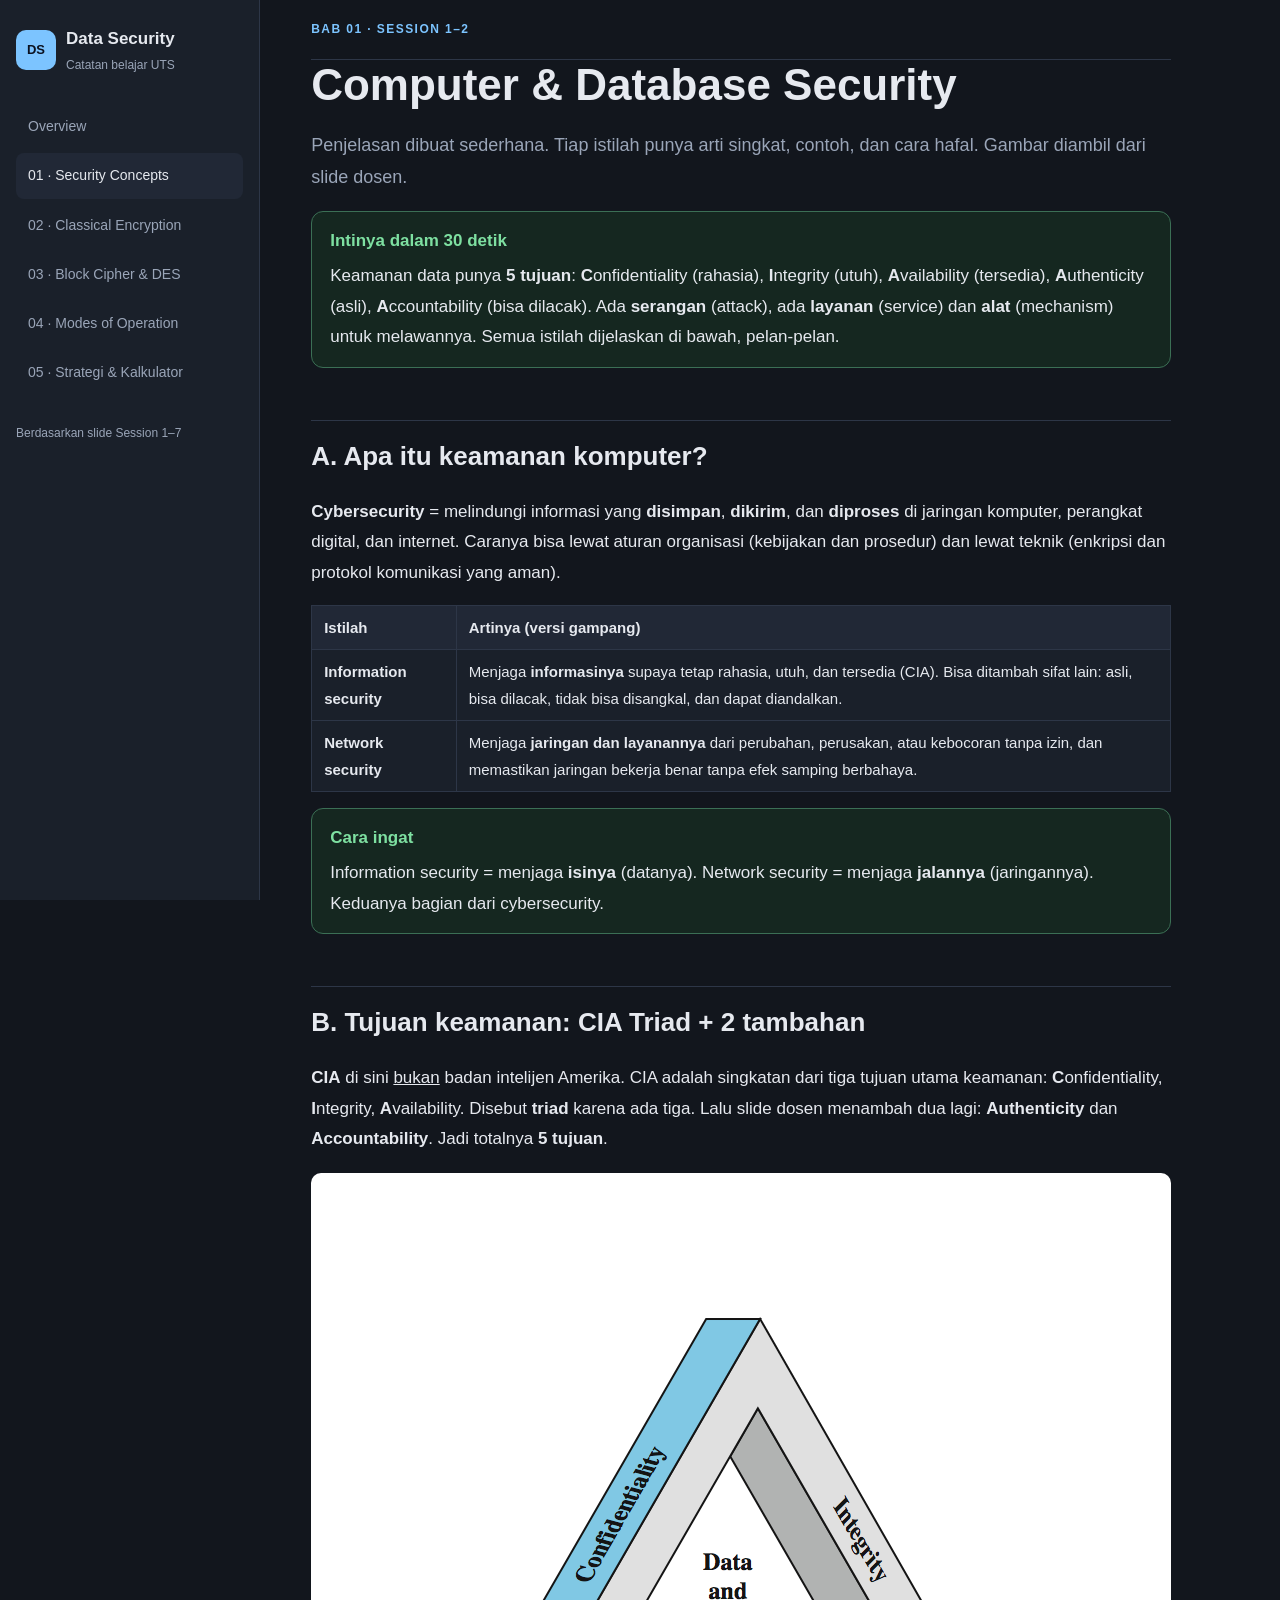
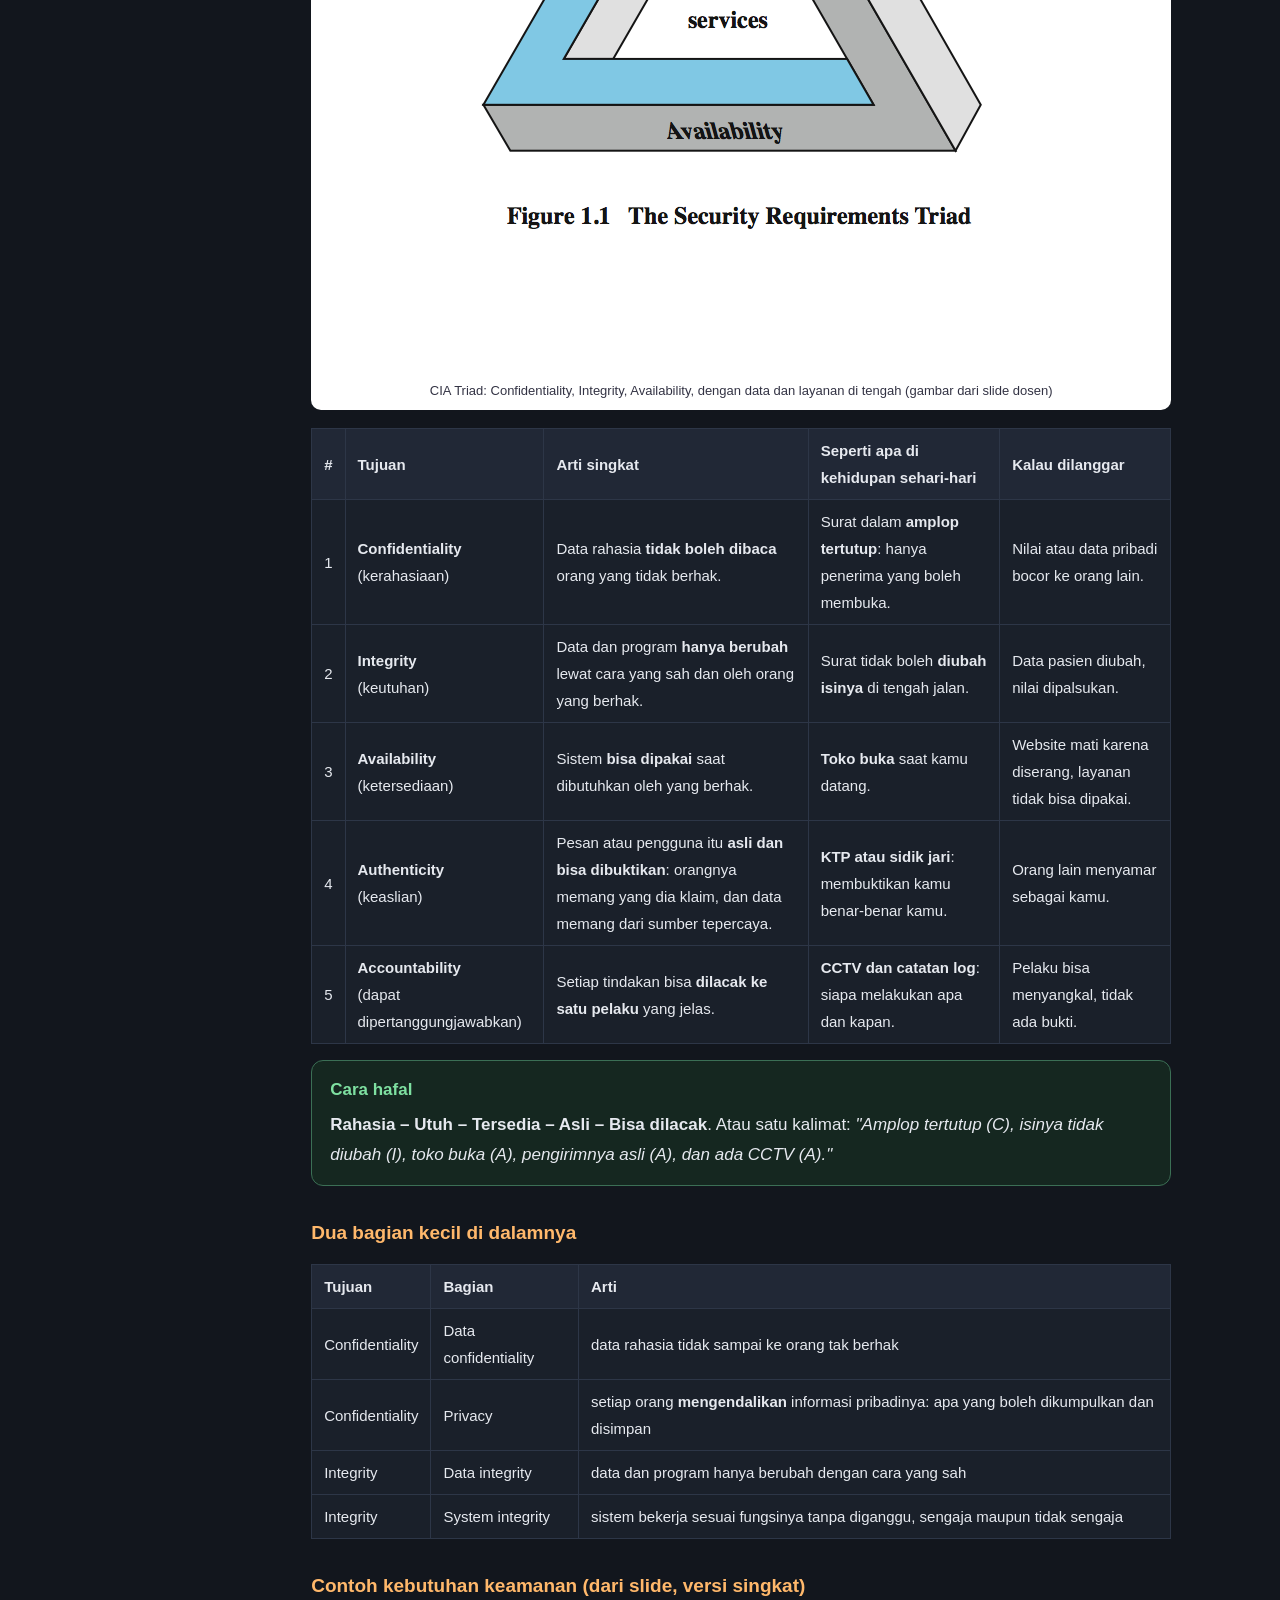
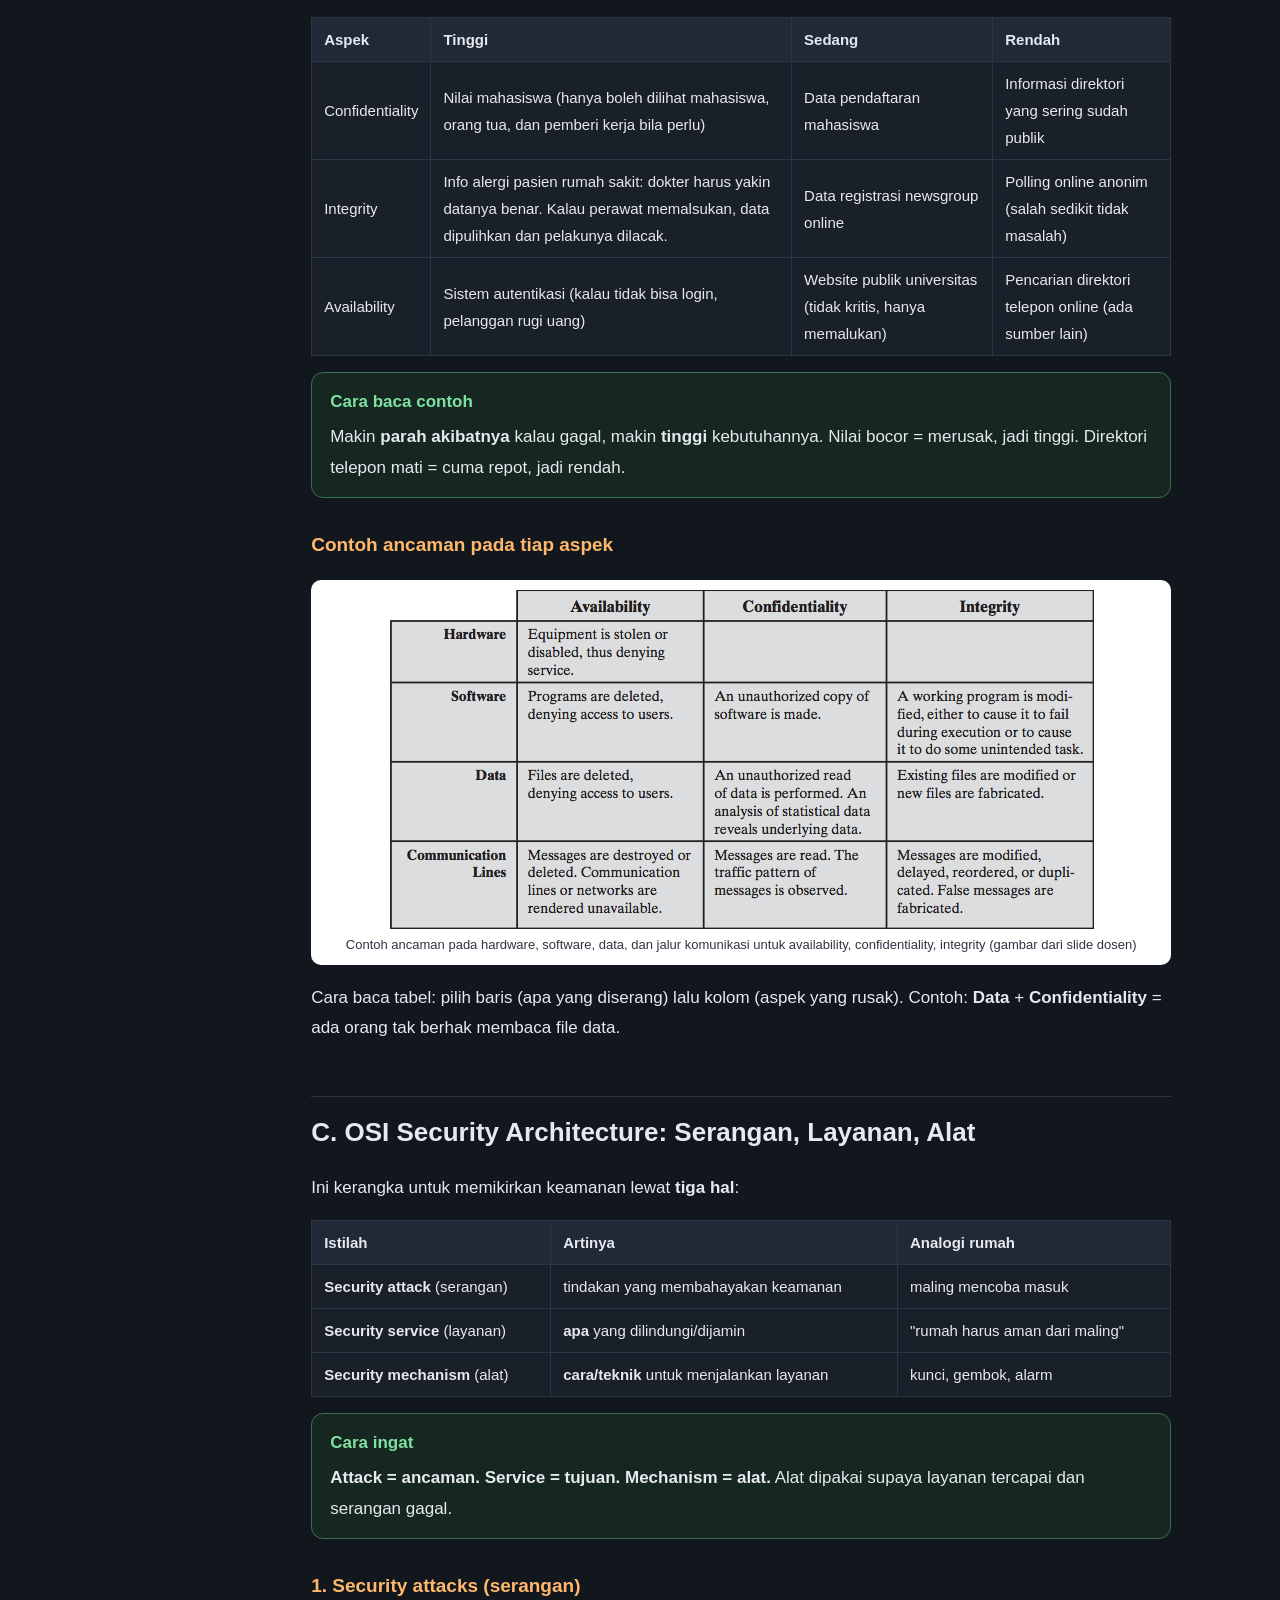
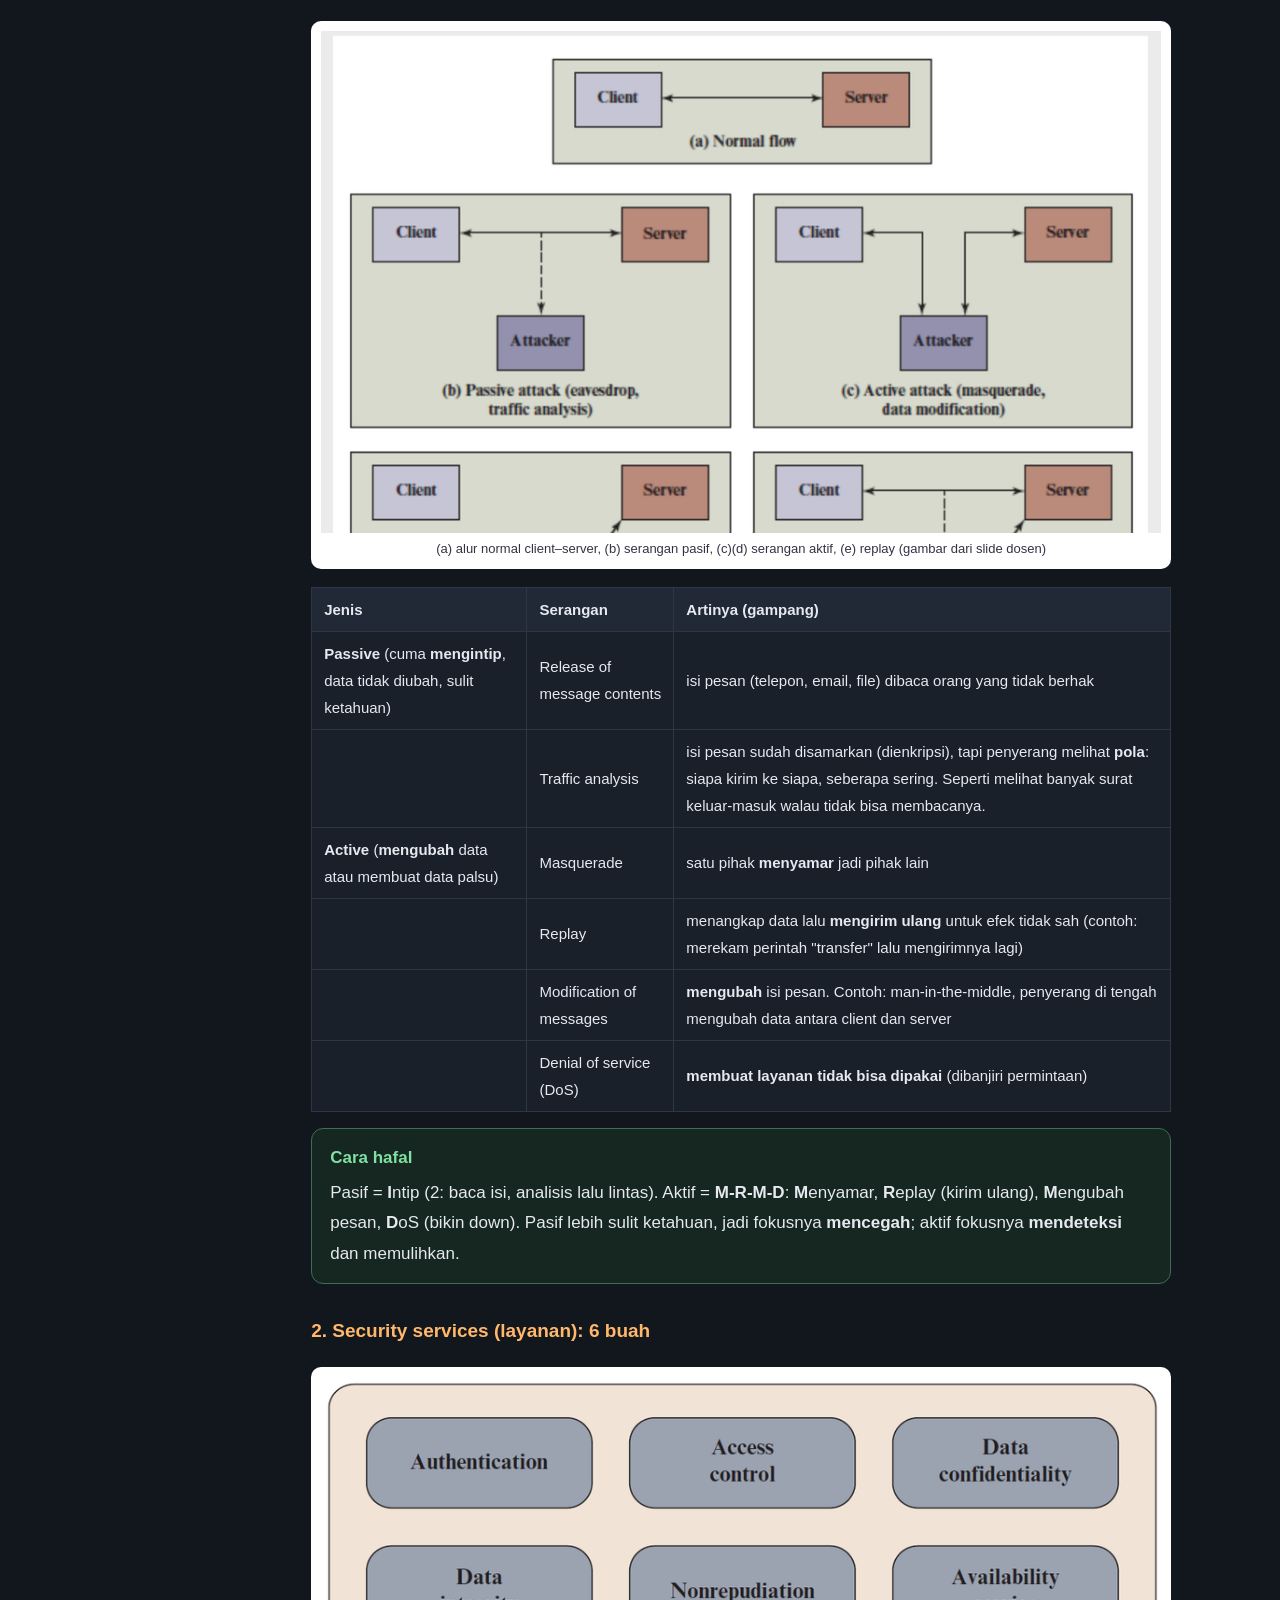
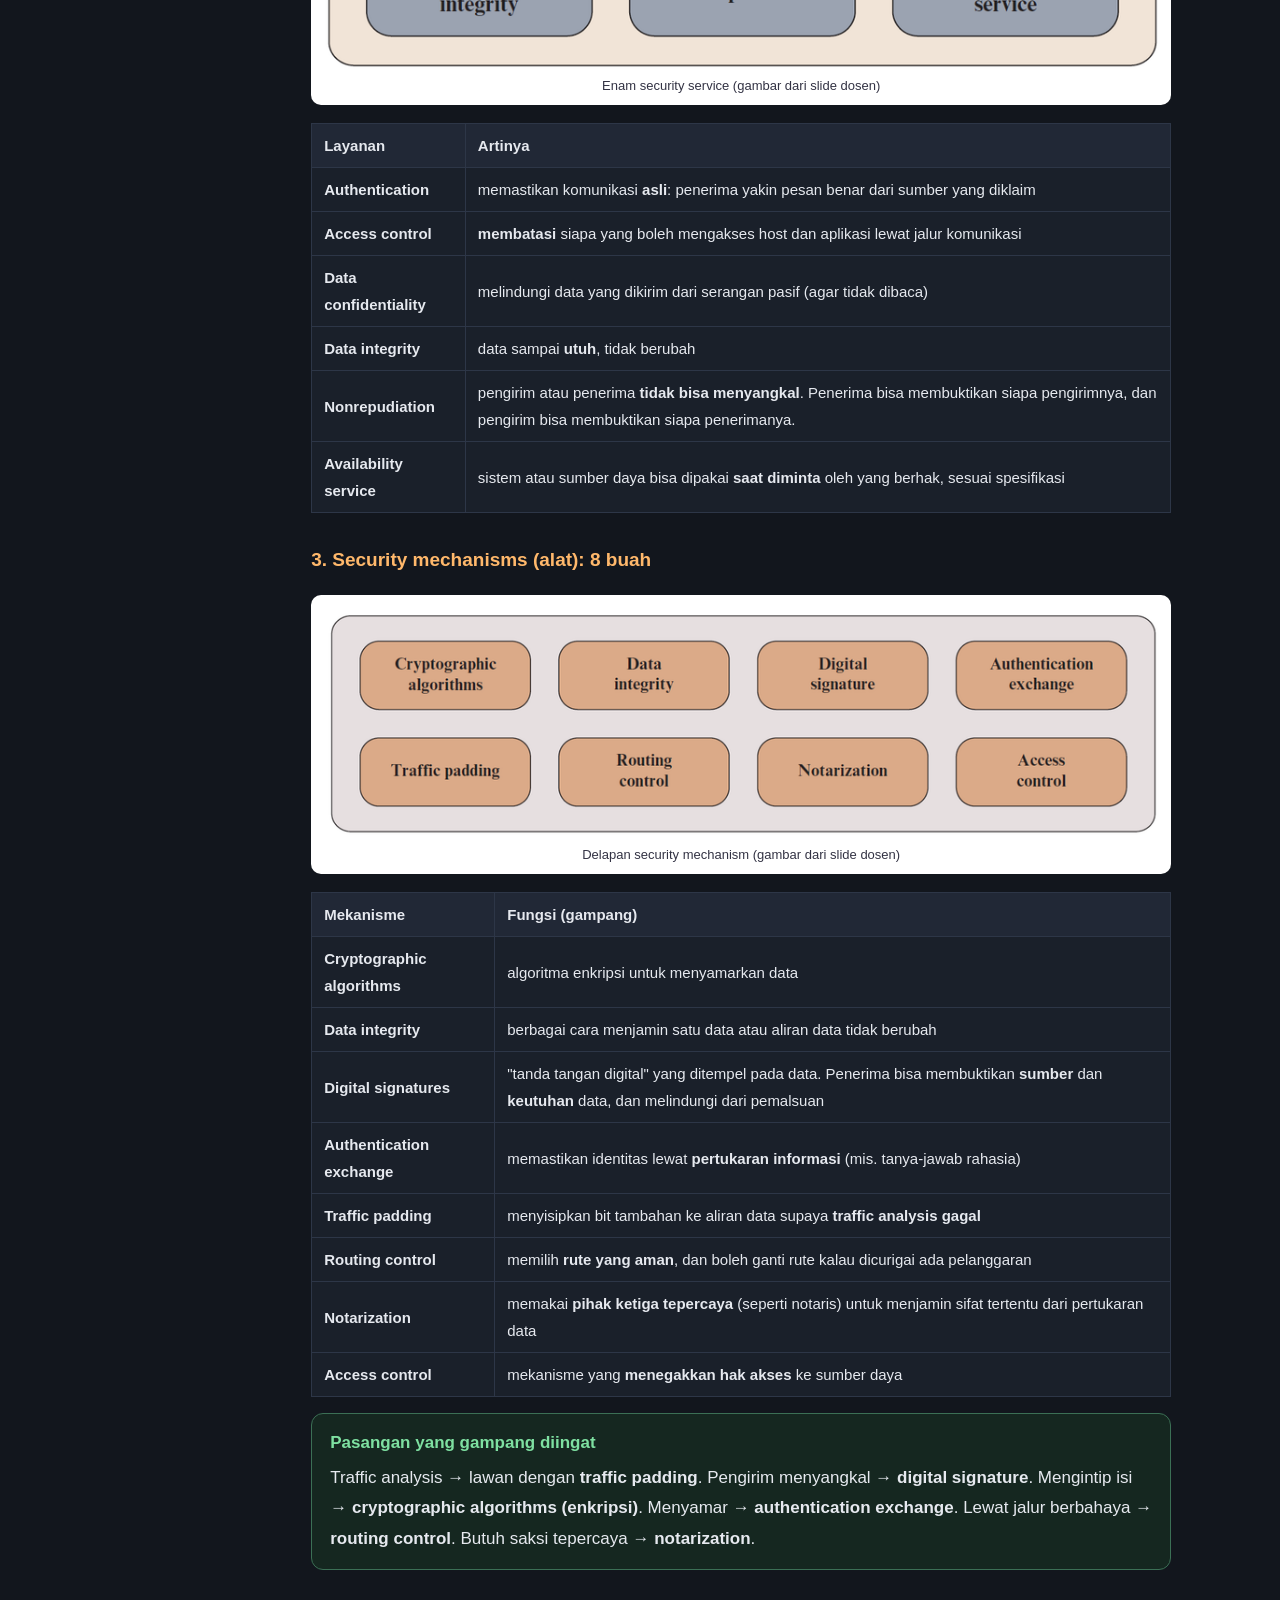
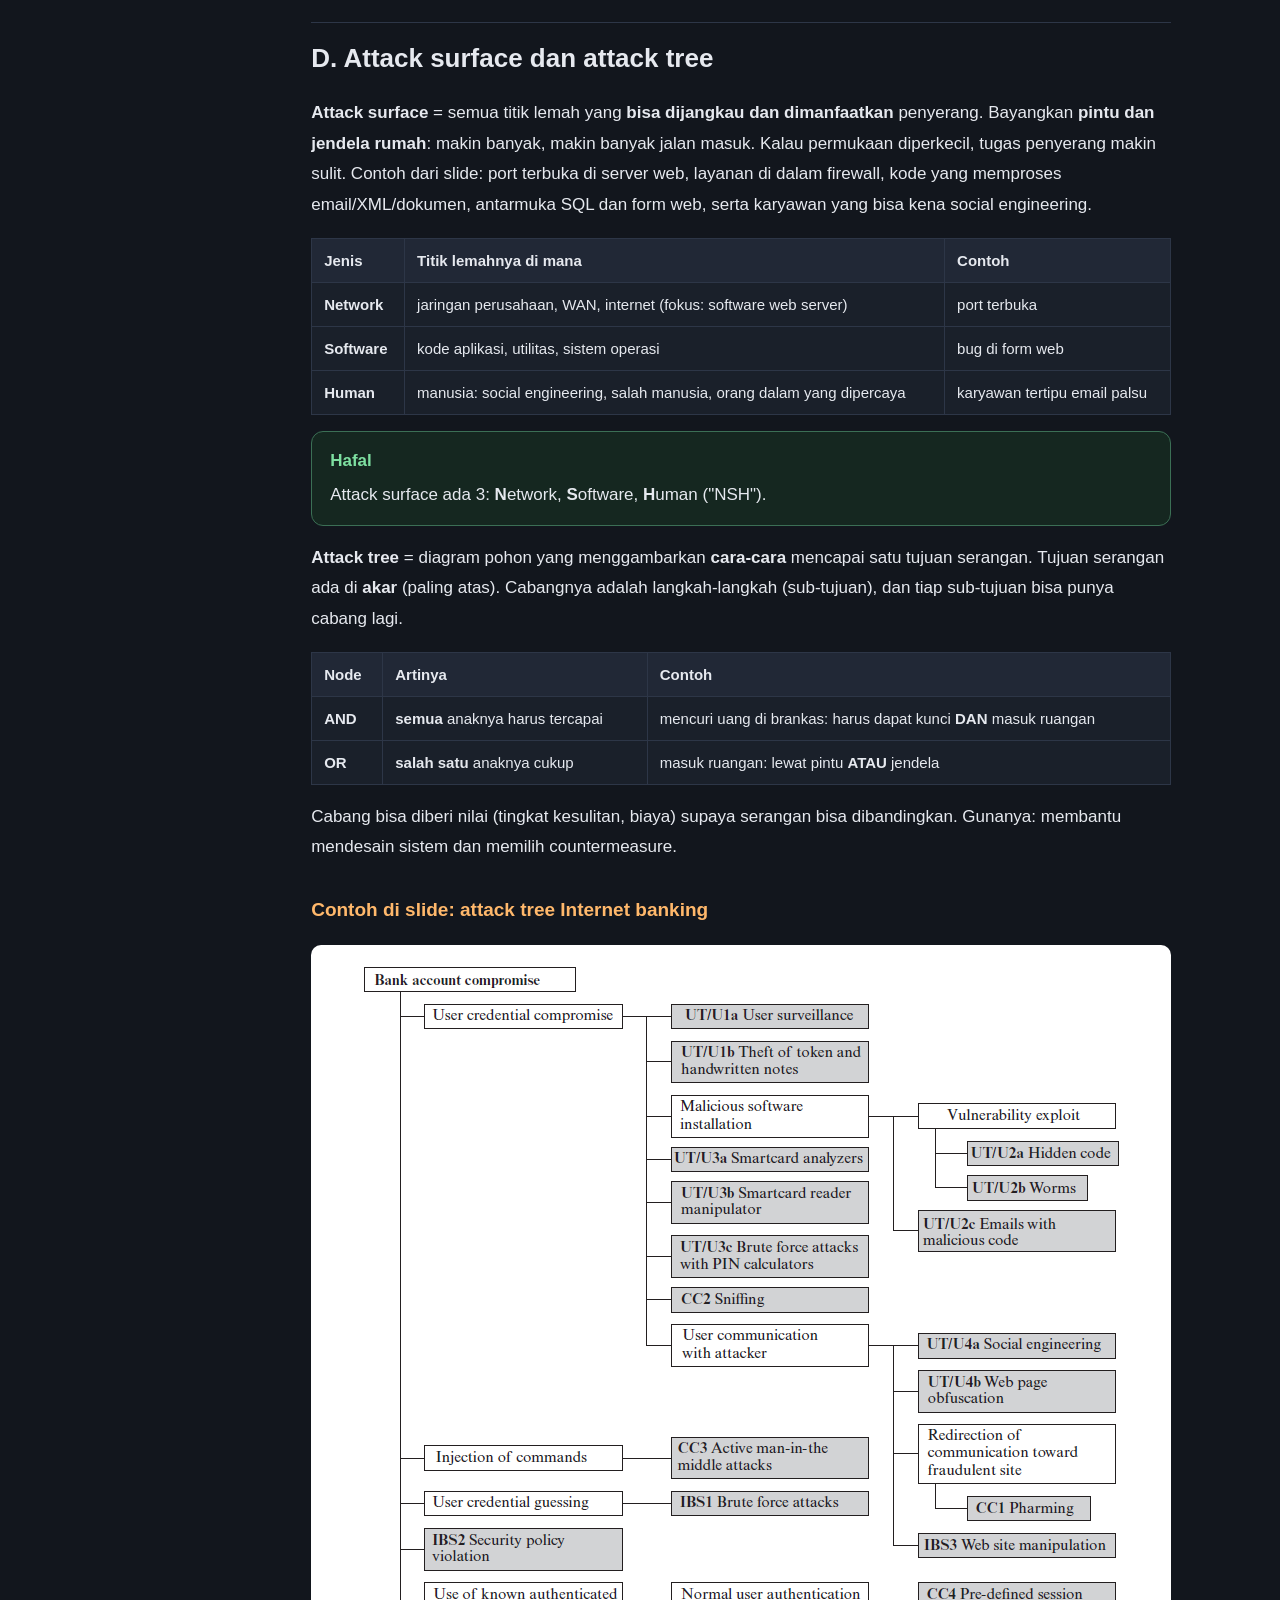
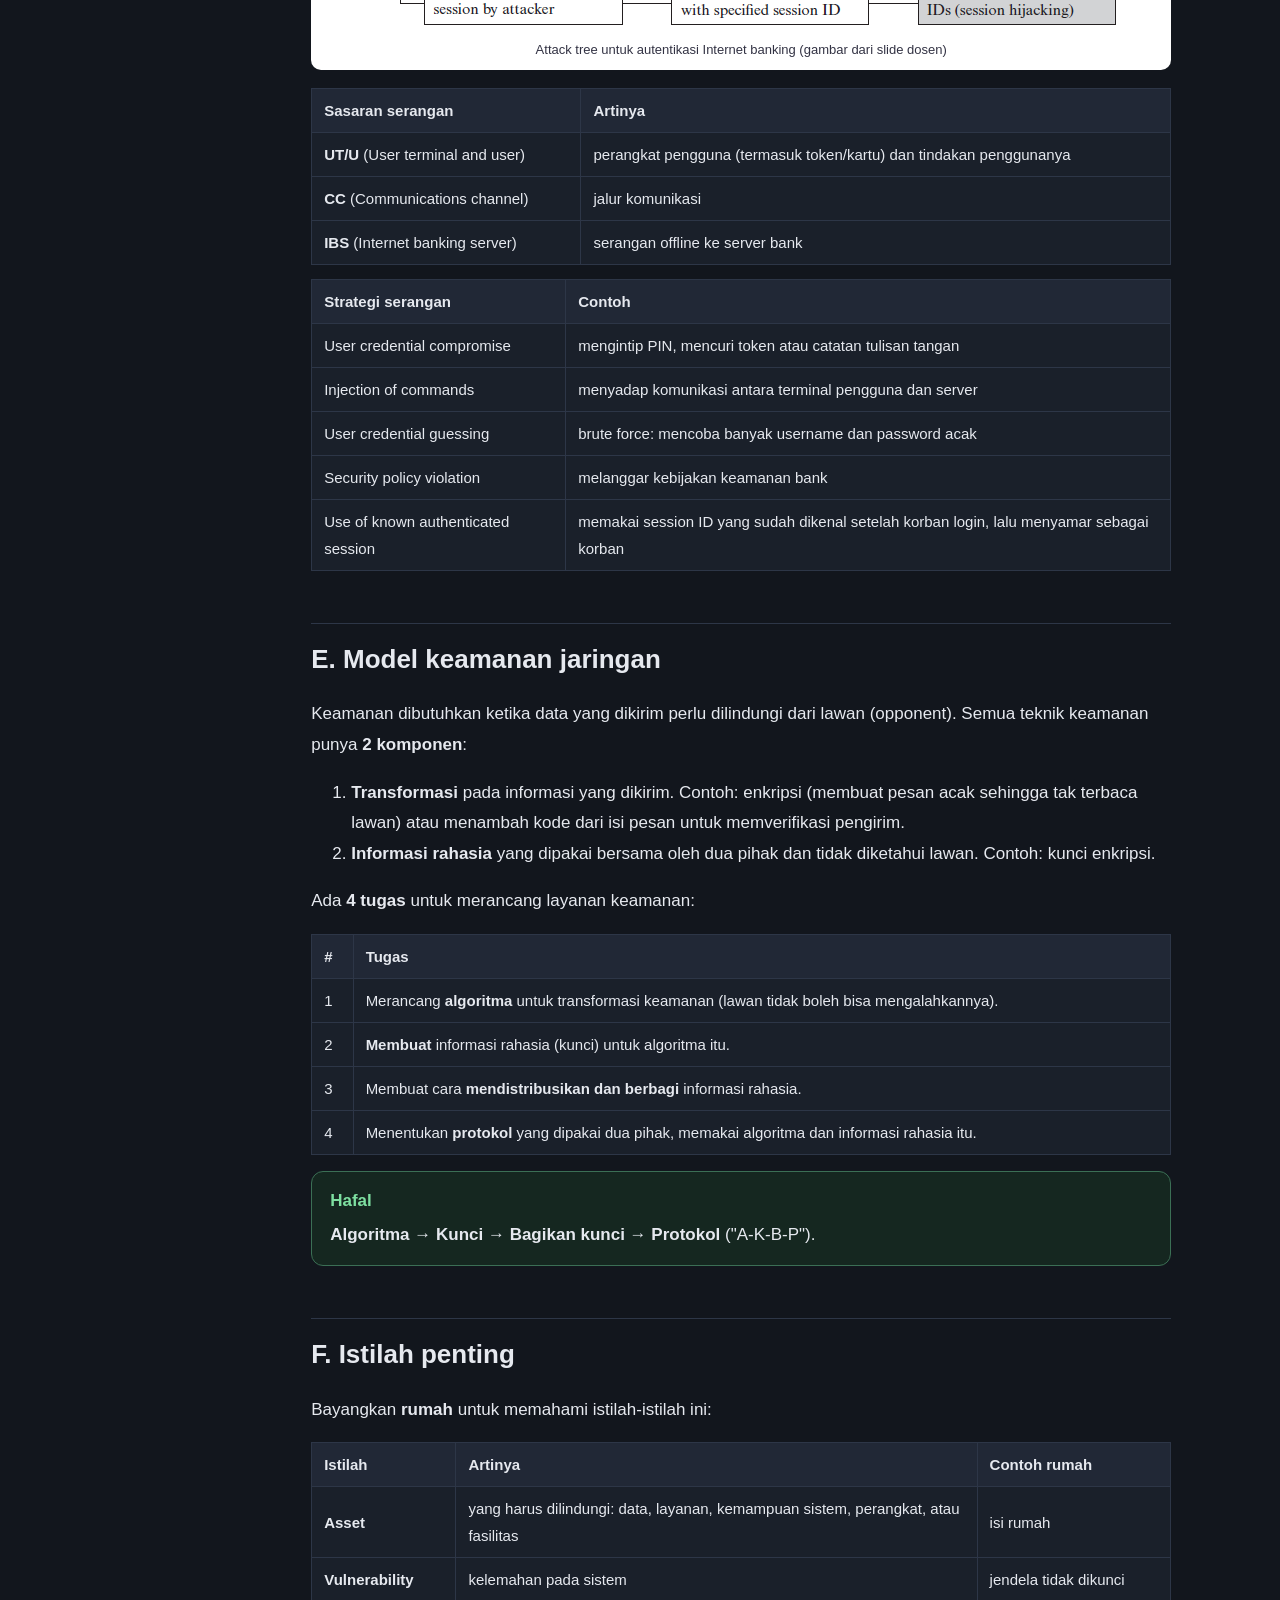
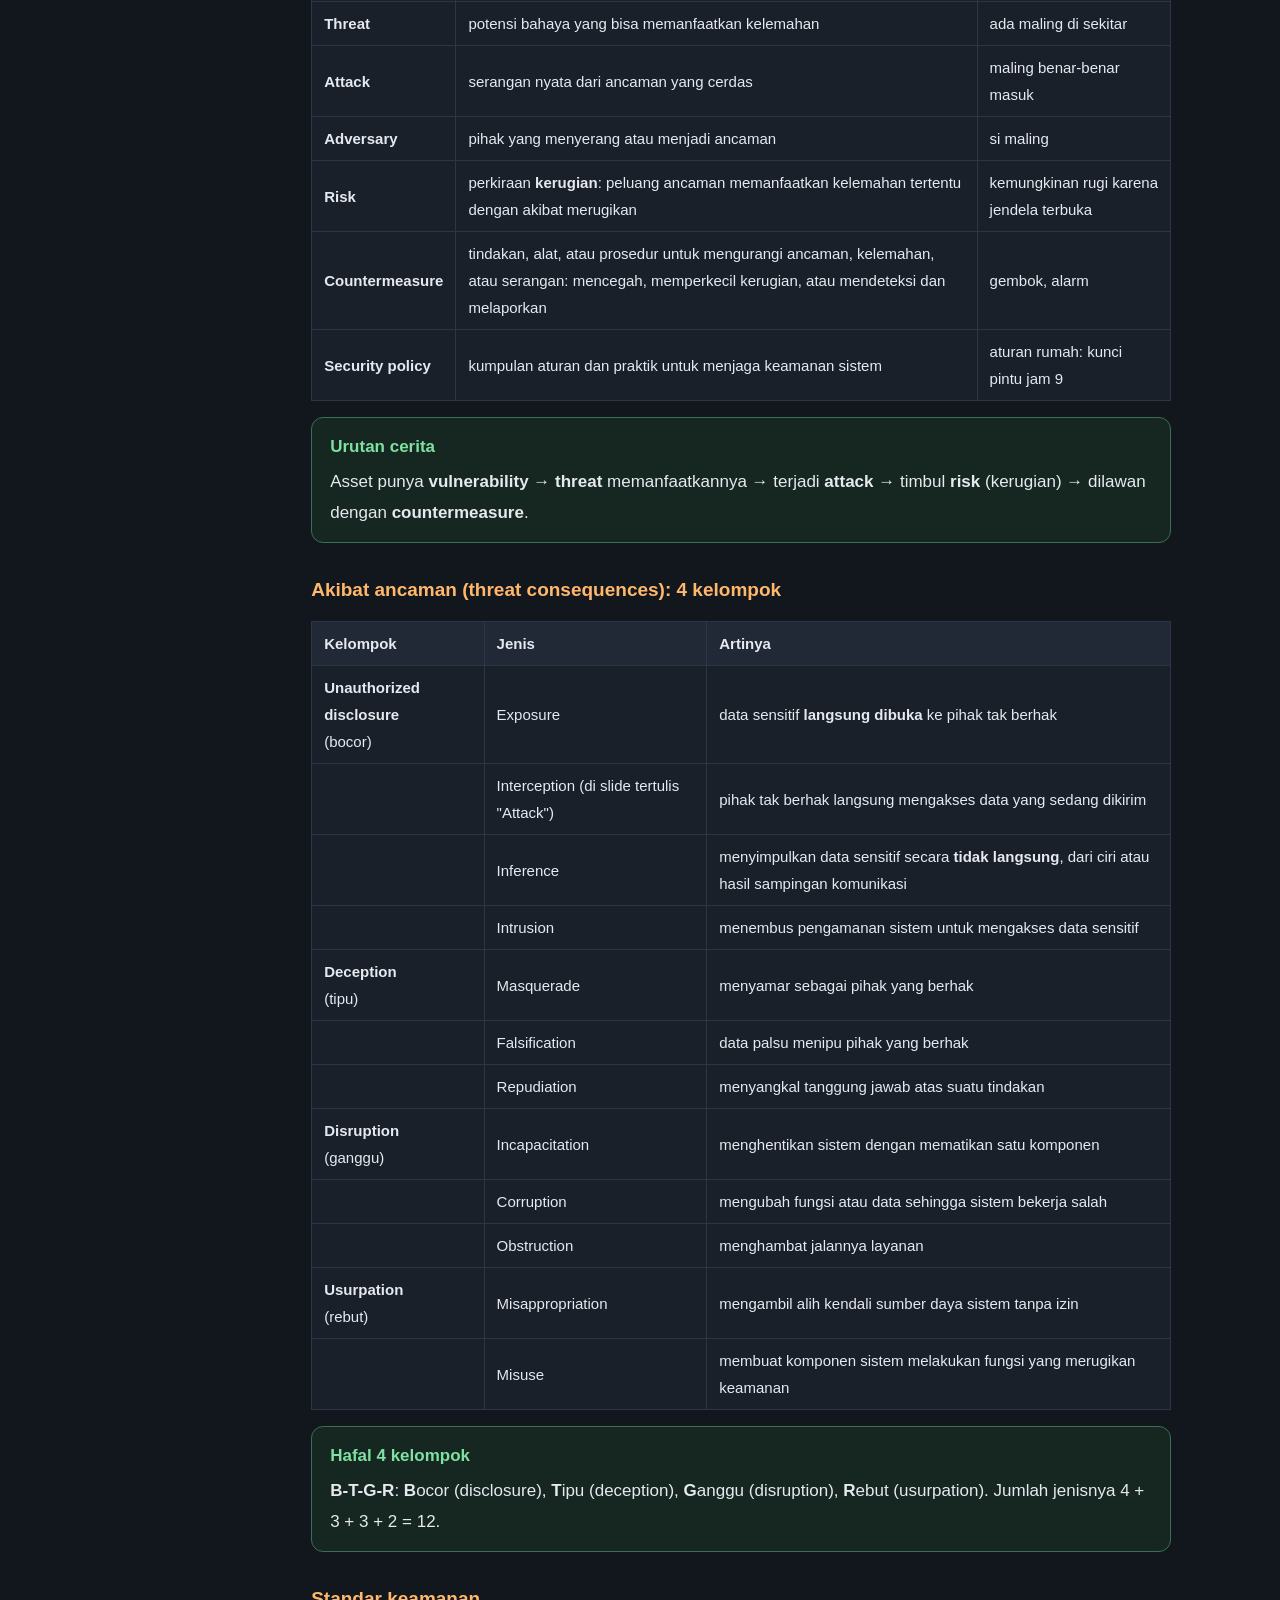
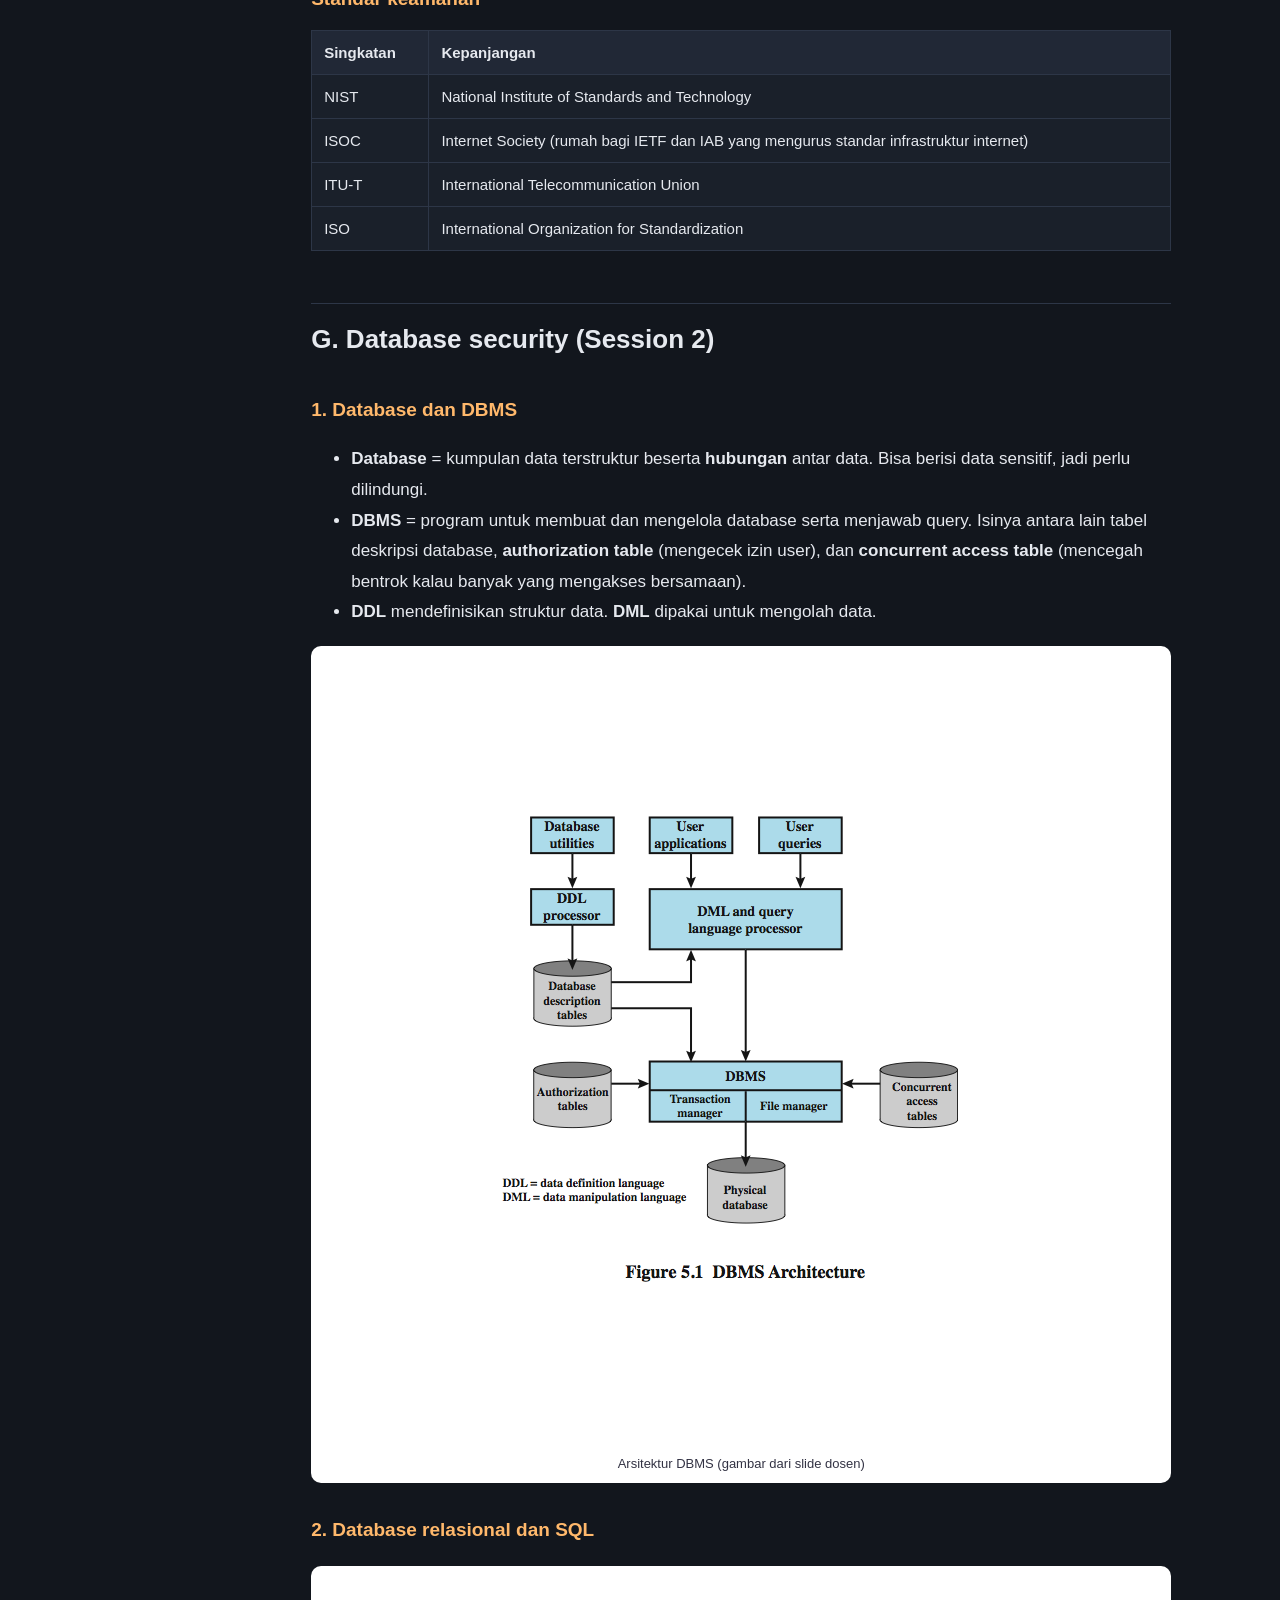
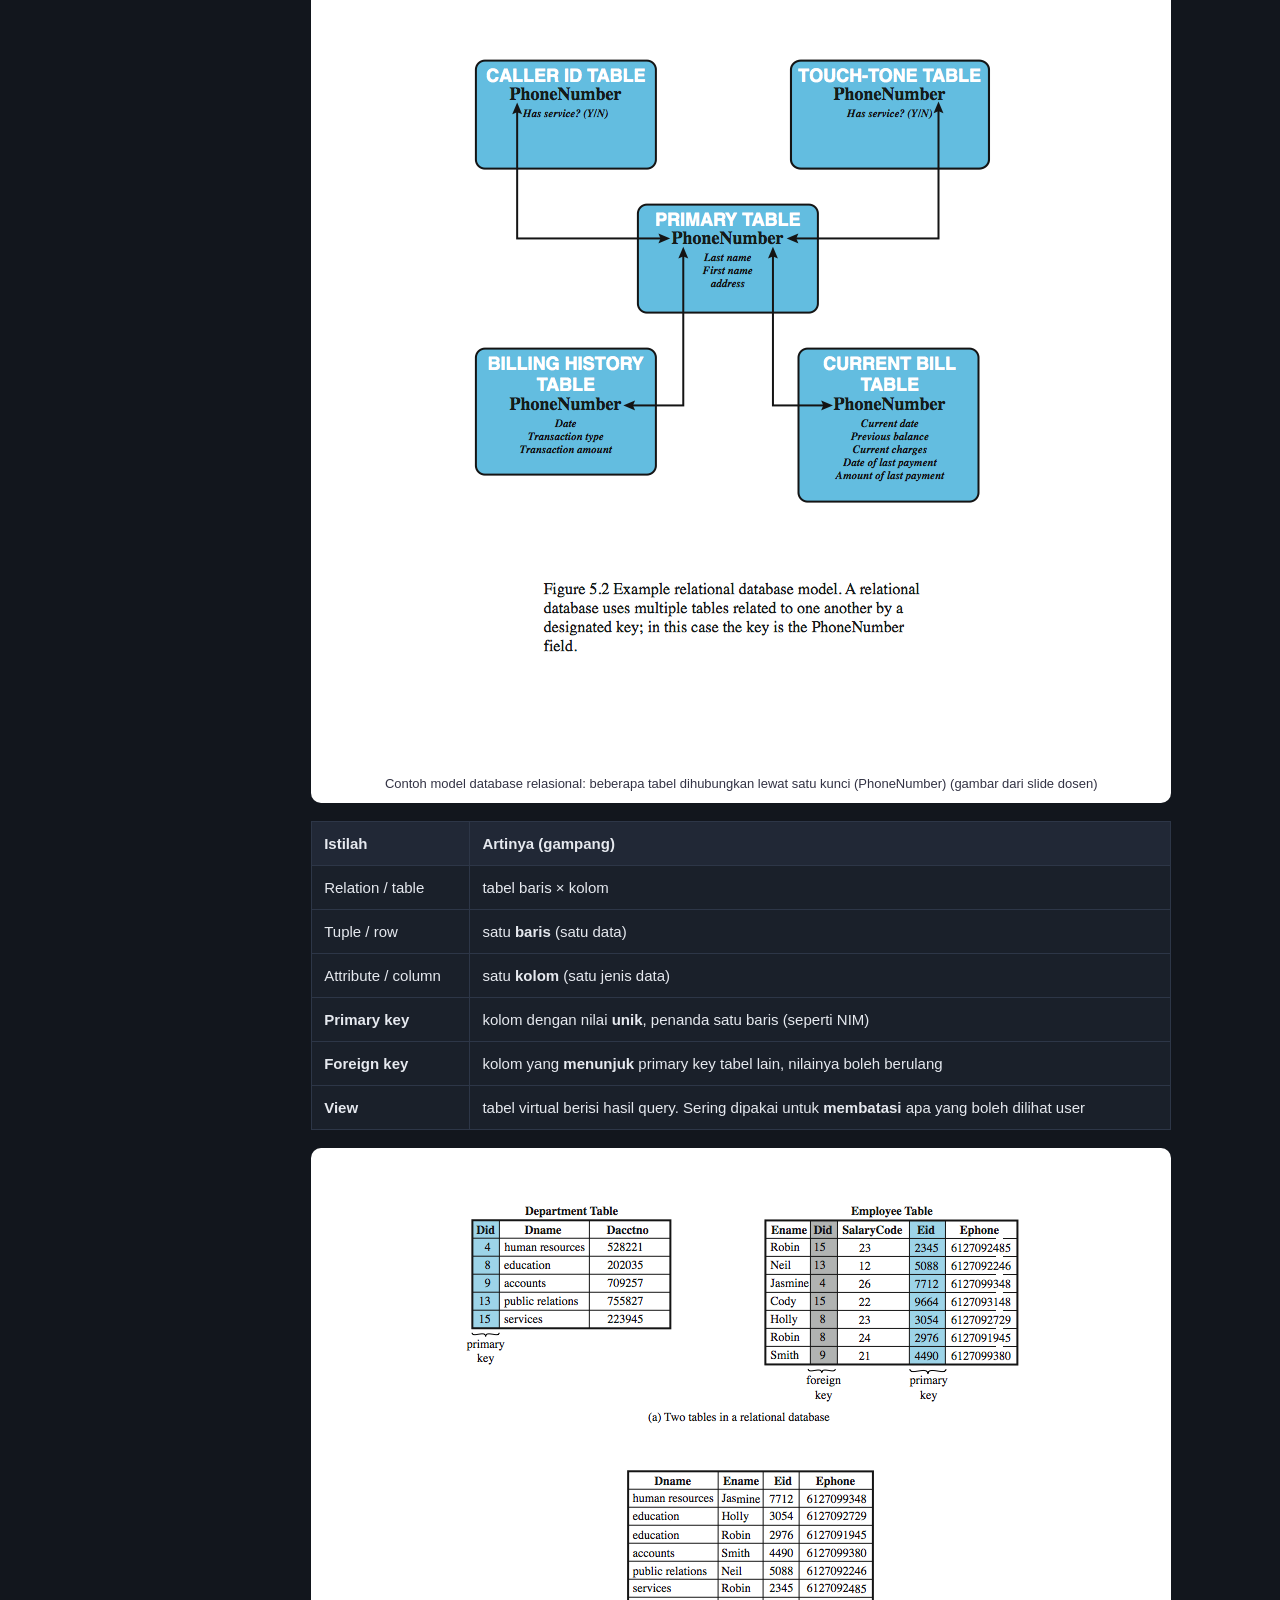
<file: chapters/computer-database-security.html>
<!doctype html><html lang="id"><head><meta charset="utf-8"><meta name="viewport" content="width=device-width,initial-scale=1"><meta name="color-scheme" content="dark"><title>Computer &amp; Database Security — DataSec UTS</title><link rel="stylesheet" href="../css/style.css"><script defer src="../js/main.js"></script></head><body><aside class="sidebar"><a class="brand" href="../index.html"><span class="brand-mark">DS</span><span>Data Security<small>Catatan belajar UTS</small></span></a><nav id="site-nav"></nav><div class="side-note">Berdasarkan slide Session 1–7</div></aside><main class="main"><header class="topbar"><span class="eyebrow" style="margin:0">BAB 01 · SESSION 1–2</span><button id="menu-toggle" class="menu-toggle" aria-label="Menu">☰</button></header><article class="article"><h1>Computer &amp; Database Security</h1><p class="intro">Penjelasan dibuat sederhana. Tiap istilah punya arti singkat, contoh, dan cara hafal. Gambar diambil dari slide dosen.</p>
<div class="box tip"><strong>Intinya dalam 30 detik</strong>Keamanan data punya <b>5 tujuan</b>: <b>C</b>onfidentiality (rahasia), <b>I</b>ntegrity (utuh), <b>A</b>vailability (tersedia), <b>A</b>uthenticity (asli), <b>A</b>ccountability (bisa dilacak). Ada <b>serangan</b> (attack), ada <b>layanan</b> (service) dan <b>alat</b> (mechanism) untuk melawannya. Semua istilah dijelaskan di bawah, pelan-pelan.</div>
<h2 id="konsep">A. Apa itu keamanan komputer?</h2>
<p><b>Cybersecurity</b> = melindungi informasi yang <b>disimpan</b>, <b>dikirim</b>, dan <b>diproses</b> di jaringan komputer, perangkat digital, dan internet. Caranya bisa lewat aturan organisasi (kebijakan dan prosedur) dan lewat teknik (enkripsi dan protokol komunikasi yang aman).</p>
<div class="table-wrap"><table><tr><th>Istilah</th><th>Artinya (versi gampang)</th></tr><tr><td><b>Information security</b></td><td>Menjaga <b>informasinya</b> supaya tetap rahasia, utuh, dan tersedia (CIA). Bisa ditambah sifat lain: asli, bisa dilacak, tidak bisa disangkal, dan dapat diandalkan.</td></tr><tr><td><b>Network security</b></td><td>Menjaga <b>jaringan dan layanannya</b> dari perubahan, perusakan, atau kebocoran tanpa izin, dan memastikan jaringan bekerja benar tanpa efek samping berbahaya.</td></tr></table></div>
<div class="box tip"><strong>Cara ingat</strong>Information security = menjaga <b>isinya</b> (datanya). Network security = menjaga <b>jalannya</b> (jaringannya). Keduanya bagian dari cybersecurity.</div>
<h2 id="cia">B. Tujuan keamanan: CIA Triad + 2 tambahan</h2>
<p><b>CIA</b> di sini <u>bukan</u> badan intelijen Amerika. CIA adalah singkatan dari tiga tujuan utama keamanan: <b>C</b>onfidentiality, <b>I</b>ntegrity, <b>A</b>vailability. Disebut <b>triad</b> karena ada tiga. Lalu slide dosen menambah dua lagi: <b>Authenticity</b> dan <b>Accountability</b>. Jadi totalnya <b>5 tujuan</b>.</p>
<figure class="fig"><img src="../img/cia-triad.png" alt="CIA Triad: Confidentiality, Integrity, Availability, dengan data dan layanan di tengah" loading="lazy"><figcaption>CIA Triad: Confidentiality, Integrity, Availability, dengan data dan layanan di tengah (gambar dari slide dosen)</figcaption></figure>
<div class="table-wrap"><table><tr><th>#</th><th>Tujuan</th><th>Arti singkat</th><th>Seperti apa di kehidupan sehari-hari</th><th>Kalau dilanggar</th></tr><tr><td>1</td><td><b>Confidentiality</b><br>(kerahasiaan)</td><td>Data rahasia <b>tidak boleh dibaca</b> orang yang tidak berhak.</td><td>Surat dalam <b>amplop tertutup</b>: hanya penerima yang boleh membuka.</td><td>Nilai atau data pribadi bocor ke orang lain.</td></tr><tr><td>2</td><td><b>Integrity</b><br>(keutuhan)</td><td>Data dan program <b>hanya berubah</b> lewat cara yang sah dan oleh orang yang berhak.</td><td>Surat tidak boleh <b>diubah isinya</b> di tengah jalan.</td><td>Data pasien diubah, nilai dipalsukan.</td></tr><tr><td>3</td><td><b>Availability</b><br>(ketersediaan)</td><td>Sistem <b>bisa dipakai</b> saat dibutuhkan oleh yang berhak.</td><td><b>Toko buka</b> saat kamu datang.</td><td>Website mati karena diserang, layanan tidak bisa dipakai.</td></tr><tr><td>4</td><td><b>Authenticity</b><br>(keaslian)</td><td>Pesan atau pengguna itu <b>asli dan bisa dibuktikan</b>: orangnya memang yang dia klaim, dan data memang dari sumber tepercaya.</td><td><b>KTP atau sidik jari</b>: membuktikan kamu benar-benar kamu.</td><td>Orang lain menyamar sebagai kamu.</td></tr><tr><td>5</td><td><b>Accountability</b><br>(dapat dipertanggungjawabkan)</td><td>Setiap tindakan bisa <b>dilacak ke satu pelaku</b> yang jelas.</td><td><b>CCTV dan catatan log</b>: siapa melakukan apa dan kapan.</td><td>Pelaku bisa menyangkal, tidak ada bukti.</td></tr></table></div>
<div class="box tip"><strong>Cara hafal</strong><b>Rahasia – Utuh – Tersedia – Asli – Bisa dilacak</b>. Atau satu kalimat: <i>"Amplop tertutup (C), isinya tidak diubah (I), toko buka (A), pengirimnya asli (A), dan ada CCTV (A)."</i></div>
<h3>Dua bagian kecil di dalamnya</h3>
<div class="table-wrap"><table><tr><th>Tujuan</th><th>Bagian</th><th>Arti</th></tr><tr><td>Confidentiality</td><td>Data confidentiality</td><td>data rahasia tidak sampai ke orang tak berhak</td></tr><tr><td>Confidentiality</td><td>Privacy</td><td>setiap orang <b>mengendalikan</b> informasi pribadinya: apa yang boleh dikumpulkan dan disimpan</td></tr><tr><td>Integrity</td><td>Data integrity</td><td>data dan program hanya berubah dengan cara yang sah</td></tr><tr><td>Integrity</td><td>System integrity</td><td>sistem bekerja sesuai fungsinya tanpa diganggu, sengaja maupun tidak sengaja</td></tr></table></div>
<h3>Contoh kebutuhan keamanan (dari slide, versi singkat)</h3>
<div class="table-wrap"><table><tr><th>Aspek</th><th>Tinggi</th><th>Sedang</th><th>Rendah</th></tr><tr><td>Confidentiality</td><td>Nilai mahasiswa (hanya boleh dilihat mahasiswa, orang tua, dan pemberi kerja bila perlu)</td><td>Data pendaftaran mahasiswa</td><td>Informasi direktori yang sering sudah publik</td></tr><tr><td>Integrity</td><td>Info alergi pasien rumah sakit: dokter harus yakin datanya benar. Kalau perawat memalsukan, data dipulihkan dan pelakunya dilacak.</td><td>Data registrasi newsgroup online</td><td>Polling online anonim (salah sedikit tidak masalah)</td></tr><tr><td>Availability</td><td>Sistem autentikasi (kalau tidak bisa login, pelanggan rugi uang)</td><td>Website publik universitas (tidak kritis, hanya memalukan)</td><td>Pencarian direktori telepon online (ada sumber lain)</td></tr></table></div>
<div class="box tip"><strong>Cara baca contoh</strong>Makin <b>parah akibatnya</b> kalau gagal, makin <b>tinggi</b> kebutuhannya. Nilai bocor = merusak, jadi tinggi. Direktori telepon mati = cuma repot, jadi rendah.</div>
<h3>Contoh ancaman pada tiap aspek</h3>
<figure class="fig"><img src="../img/threat-examples.png" alt="Contoh ancaman pada hardware, software, data, dan jalur komunikasi untuk availability, confidentiality, integrity" loading="lazy"><figcaption>Contoh ancaman pada hardware, software, data, dan jalur komunikasi untuk availability, confidentiality, integrity (gambar dari slide dosen)</figcaption></figure>
<p>Cara baca tabel: pilih baris (apa yang diserang) lalu kolom (aspek yang rusak). Contoh: <b>Data</b> + <b>Confidentiality</b> = ada orang tak berhak membaca file data.</p>
<h2 id="osi">C. OSI Security Architecture: Serangan, Layanan, Alat</h2>
<p>Ini kerangka untuk memikirkan keamanan lewat <b>tiga hal</b>:</p>
<div class="table-wrap"><table><tr><th>Istilah</th><th>Artinya</th><th>Analogi rumah</th></tr><tr><td><b>Security attack</b> (serangan)</td><td>tindakan yang membahayakan keamanan</td><td>maling mencoba masuk</td></tr><tr><td><b>Security service</b> (layanan)</td><td><b>apa</b> yang dilindungi/dijamin</td><td>"rumah harus aman dari maling"</td></tr><tr><td><b>Security mechanism</b> (alat)</td><td><b>cara/teknik</b> untuk menjalankan layanan</td><td>kunci, gembok, alarm</td></tr></table></div>
<div class="box tip"><strong>Cara ingat</strong><b>Attack = ancaman. Service = tujuan. Mechanism = alat.</b> Alat dipakai supaya layanan tercapai dan serangan gagal.</div>
<h3>1. Security attacks (serangan)</h3>
<figure class="fig"><img src="../img/attacks.png" alt="(a) alur normal client–server, (b) serangan pasif, (c)(d) serangan aktif, (e) replay" loading="lazy"><figcaption>(a) alur normal client–server, (b) serangan pasif, (c)(d) serangan aktif, (e) replay (gambar dari slide dosen)</figcaption></figure>
<div class="table-wrap"><table><tr><th>Jenis</th><th>Serangan</th><th>Artinya (gampang)</th></tr><tr><td><b>Passive</b> (cuma <b>mengintip</b>, data tidak diubah, sulit ketahuan)</td><td>Release of message contents</td><td>isi pesan (telepon, email, file) dibaca orang yang tidak berhak</td></tr><tr><td></td><td>Traffic analysis</td><td>isi pesan sudah disamarkan (dienkripsi), tapi penyerang melihat <b>pola</b>: siapa kirim ke siapa, seberapa sering. Seperti melihat banyak surat keluar-masuk walau tidak bisa membacanya.</td></tr><tr><td><b>Active</b> (<b>mengubah</b> data atau membuat data palsu)</td><td>Masquerade</td><td>satu pihak <b>menyamar</b> jadi pihak lain</td></tr><tr><td></td><td>Replay</td><td>menangkap data lalu <b>mengirim ulang</b> untuk efek tidak sah (contoh: merekam perintah "transfer" lalu mengirimnya lagi)</td></tr><tr><td></td><td>Modification of messages</td><td><b>mengubah</b> isi pesan. Contoh: man-in-the-middle, penyerang di tengah mengubah data antara client dan server</td></tr><tr><td></td><td>Denial of service (DoS)</td><td><b>membuat layanan tidak bisa dipakai</b> (dibanjiri permintaan)</td></tr></table></div>
<div class="box tip"><strong>Cara hafal</strong>Pasif = <b>I</b>ntip (2: baca isi, analisis lalu lintas). Aktif = <b>M-R-M-D</b>: <b>M</b>enyamar, <b>R</b>eplay (kirim ulang), <b>M</b>engubah pesan, <b>D</b>oS (bikin down). Pasif lebih sulit ketahuan, jadi fokusnya <b>mencegah</b>; aktif fokusnya <b>mendeteksi</b> dan memulihkan.</div>
<h3>2. Security services (layanan): 6 buah</h3>
<figure class="fig"><img src="../img/osi-services.png" alt="Enam security service" loading="lazy"><figcaption>Enam security service (gambar dari slide dosen)</figcaption></figure>
<div class="table-wrap"><table><tr><th>Layanan</th><th>Artinya</th></tr><tr><td><b>Authentication</b></td><td>memastikan komunikasi <b>asli</b>: penerima yakin pesan benar dari sumber yang diklaim</td></tr><tr><td><b>Access control</b></td><td><b>membatasi</b> siapa yang boleh mengakses host dan aplikasi lewat jalur komunikasi</td></tr><tr><td><b>Data confidentiality</b></td><td>melindungi data yang dikirim dari serangan pasif (agar tidak dibaca)</td></tr><tr><td><b>Data integrity</b></td><td>data sampai <b>utuh</b>, tidak berubah</td></tr><tr><td><b>Nonrepudiation</b></td><td>pengirim atau penerima <b>tidak bisa menyangkal</b>. Penerima bisa membuktikan siapa pengirimnya, dan pengirim bisa membuktikan siapa penerimanya.</td></tr><tr><td><b>Availability service</b></td><td>sistem atau sumber daya bisa dipakai <b>saat diminta</b> oleh yang berhak, sesuai spesifikasi</td></tr></table></div>
<h3>3. Security mechanisms (alat): 8 buah</h3>
<figure class="fig"><img src="../img/osi-mechanisms.png" alt="Delapan security mechanism" loading="lazy"><figcaption>Delapan security mechanism (gambar dari slide dosen)</figcaption></figure>
<div class="table-wrap"><table><tr><th>Mekanisme</th><th>Fungsi (gampang)</th></tr><tr><td><b>Cryptographic algorithms</b></td><td>algoritma enkripsi untuk menyamarkan data</td></tr><tr><td><b>Data integrity</b></td><td>berbagai cara menjamin satu data atau aliran data tidak berubah</td></tr><tr><td><b>Digital signatures</b></td><td>"tanda tangan digital" yang ditempel pada data. Penerima bisa membuktikan <b>sumber</b> dan <b>keutuhan</b> data, dan melindungi dari pemalsuan</td></tr><tr><td><b>Authentication exchange</b></td><td>memastikan identitas lewat <b>pertukaran informasi</b> (mis. tanya-jawab rahasia)</td></tr><tr><td><b>Traffic padding</b></td><td>menyisipkan bit tambahan ke aliran data supaya <b>traffic analysis gagal</b></td></tr><tr><td><b>Routing control</b></td><td>memilih <b>rute yang aman</b>, dan boleh ganti rute kalau dicurigai ada pelanggaran</td></tr><tr><td><b>Notarization</b></td><td>memakai <b>pihak ketiga tepercaya</b> (seperti notaris) untuk menjamin sifat tertentu dari pertukaran data</td></tr><tr><td><b>Access control</b></td><td>mekanisme yang <b>menegakkan hak akses</b> ke sumber daya</td></tr></table></div>
<div class="box tip"><strong>Pasangan yang gampang diingat</strong>Traffic analysis → lawan dengan <b>traffic padding</b>. Pengirim menyangkal → <b>digital signature</b>. Mengintip isi → <b>cryptographic algorithms (enkripsi)</b>. Menyamar → <b>authentication exchange</b>. Lewat jalur berbahaya → <b>routing control</b>. Butuh saksi tepercaya → <b>notarization</b>.</div>
<h2 id="surface">D. Attack surface dan attack tree</h2>
<p><b>Attack surface</b> = semua titik lemah yang <b>bisa dijangkau dan dimanfaatkan</b> penyerang. Bayangkan <b>pintu dan jendela rumah</b>: makin banyak, makin banyak jalan masuk. Kalau permukaan diperkecil, tugas penyerang makin sulit. Contoh dari slide: port terbuka di server web, layanan di dalam firewall, kode yang memproses email/XML/dokumen, antarmuka SQL dan form web, serta karyawan yang bisa kena social engineering.</p>
<div class="table-wrap"><table><tr><th>Jenis</th><th>Titik lemahnya di mana</th><th>Contoh</th></tr><tr><td><b>Network</b></td><td>jaringan perusahaan, WAN, internet (fokus: software web server)</td><td>port terbuka</td></tr><tr><td><b>Software</b></td><td>kode aplikasi, utilitas, sistem operasi</td><td>bug di form web</td></tr><tr><td><b>Human</b></td><td>manusia: social engineering, salah manusia, orang dalam yang dipercaya</td><td>karyawan tertipu email palsu</td></tr></table></div>
<div class="box tip"><strong>Hafal</strong>Attack surface ada 3: <b>N</b>etwork, <b>S</b>oftware, <b>H</b>uman ("NSH").</div>
<p><b>Attack tree</b> = diagram pohon yang menggambarkan <b>cara-cara</b> mencapai satu tujuan serangan. Tujuan serangan ada di <b>akar</b> (paling atas). Cabangnya adalah langkah-langkah (sub-tujuan), dan tiap sub-tujuan bisa punya cabang lagi.</p>
<div class="table-wrap"><table><tr><th>Node</th><th>Artinya</th><th>Contoh</th></tr><tr><td><b>AND</b></td><td><b>semua</b> anaknya harus tercapai</td><td>mencuri uang di brankas: harus dapat kunci <b>DAN</b> masuk ruangan</td></tr><tr><td><b>OR</b></td><td><b>salah satu</b> anaknya cukup</td><td>masuk ruangan: lewat pintu <b>ATAU</b> jendela</td></tr></table></div>
<p>Cabang bisa diberi nilai (tingkat kesulitan, biaya) supaya serangan bisa dibandingkan. Gunanya: membantu mendesain sistem dan memilih countermeasure.</p>
<h3>Contoh di slide: attack tree Internet banking</h3>
<figure class="fig"><img src="../img/attack-tree-bank.png" alt="Attack tree untuk autentikasi Internet banking" loading="lazy"><figcaption>Attack tree untuk autentikasi Internet banking (gambar dari slide dosen)</figcaption></figure>
<div class="table-wrap"><table><tr><th>Sasaran serangan</th><th>Artinya</th></tr><tr><td><b>UT/U</b> (User terminal and user)</td><td>perangkat pengguna (termasuk token/kartu) dan tindakan penggunanya</td></tr><tr><td><b>CC</b> (Communications channel)</td><td>jalur komunikasi</td></tr><tr><td><b>IBS</b> (Internet banking server)</td><td>serangan offline ke server bank</td></tr></table></div>
<div class="table-wrap"><table><tr><th>Strategi serangan</th><th>Contoh</th></tr><tr><td>User credential compromise</td><td>mengintip PIN, mencuri token atau catatan tulisan tangan</td></tr><tr><td>Injection of commands</td><td>menyadap komunikasi antara terminal pengguna dan server</td></tr><tr><td>User credential guessing</td><td>brute force: mencoba banyak username dan password acak</td></tr><tr><td>Security policy violation</td><td>melanggar kebijakan keamanan bank</td></tr><tr><td>Use of known authenticated session</td><td>memakai session ID yang sudah dikenal setelah korban login, lalu menyamar sebagai korban</td></tr></table></div>
<h2 id="model">E. Model keamanan jaringan</h2>
<p>Keamanan dibutuhkan ketika data yang dikirim perlu dilindungi dari lawan (opponent). Semua teknik keamanan punya <b>2 komponen</b>:</p>
<ol><li><b>Transformasi</b> pada informasi yang dikirim. Contoh: enkripsi (membuat pesan acak sehingga tak terbaca lawan) atau menambah kode dari isi pesan untuk memverifikasi pengirim.</li><li><b>Informasi rahasia</b> yang dipakai bersama oleh dua pihak dan tidak diketahui lawan. Contoh: kunci enkripsi.</li></ol>
<p>Ada <b>4 tugas</b> untuk merancang layanan keamanan:</p>
<div class="table-wrap"><table><tr><th>#</th><th>Tugas</th></tr><tr><td>1</td><td>Merancang <b>algoritma</b> untuk transformasi keamanan (lawan tidak boleh bisa mengalahkannya).</td></tr><tr><td>2</td><td><b>Membuat</b> informasi rahasia (kunci) untuk algoritma itu.</td></tr><tr><td>3</td><td>Membuat cara <b>mendistribusikan dan berbagi</b> informasi rahasia.</td></tr><tr><td>4</td><td>Menentukan <b>protokol</b> yang dipakai dua pihak, memakai algoritma dan informasi rahasia itu.</td></tr></table></div>
<div class="box tip"><strong>Hafal</strong><b>Algoritma → Kunci → Bagikan kunci → Protokol</b> ("A-K-B-P").</div>
<h2 id="istilah">F. Istilah penting</h2>
<p>Bayangkan <b>rumah</b> untuk memahami istilah-istilah ini:</p>
<div class="table-wrap"><table><tr><th>Istilah</th><th>Artinya</th><th>Contoh rumah</th></tr><tr><td><b>Asset</b></td><td>yang harus dilindungi: data, layanan, kemampuan sistem, perangkat, atau fasilitas</td><td>isi rumah</td></tr><tr><td><b>Vulnerability</b></td><td>kelemahan pada sistem</td><td>jendela tidak dikunci</td></tr><tr><td><b>Threat</b></td><td>potensi bahaya yang bisa memanfaatkan kelemahan</td><td>ada maling di sekitar</td></tr><tr><td><b>Attack</b></td><td>serangan nyata dari ancaman yang cerdas</td><td>maling benar-benar masuk</td></tr><tr><td><b>Adversary</b></td><td>pihak yang menyerang atau menjadi ancaman</td><td>si maling</td></tr><tr><td><b>Risk</b></td><td>perkiraan <b>kerugian</b>: peluang ancaman memanfaatkan kelemahan tertentu dengan akibat merugikan</td><td>kemungkinan rugi karena jendela terbuka</td></tr><tr><td><b>Countermeasure</b></td><td>tindakan, alat, atau prosedur untuk mengurangi ancaman, kelemahan, atau serangan: mencegah, memperkecil kerugian, atau mendeteksi dan melaporkan</td><td>gembok, alarm</td></tr><tr><td><b>Security policy</b></td><td>kumpulan aturan dan praktik untuk menjaga keamanan sistem</td><td>aturan rumah: kunci pintu jam 9</td></tr></table></div>
<div class="box tip"><strong>Urutan cerita</strong>Asset punya <b>vulnerability</b> → <b>threat</b> memanfaatkannya → terjadi <b>attack</b> → timbul <b>risk</b> (kerugian) → dilawan dengan <b>countermeasure</b>.</div>
<h3>Akibat ancaman (threat consequences): 4 kelompok</h3>
<div class="table-wrap"><table><tr><th>Kelompok</th><th>Jenis</th><th>Artinya</th></tr><tr><td><b>Unauthorized disclosure</b><br>(bocor)</td><td>Exposure</td><td>data sensitif <b>langsung dibuka</b> ke pihak tak berhak</td></tr><tr><td></td><td>Interception (di slide tertulis "Attack")</td><td>pihak tak berhak langsung mengakses data yang sedang dikirim</td></tr><tr><td></td><td>Inference</td><td>menyimpulkan data sensitif secara <b>tidak langsung</b>, dari ciri atau hasil sampingan komunikasi</td></tr><tr><td></td><td>Intrusion</td><td>menembus pengamanan sistem untuk mengakses data sensitif</td></tr><tr><td><b>Deception</b><br>(tipu)</td><td>Masquerade</td><td>menyamar sebagai pihak yang berhak</td></tr><tr><td></td><td>Falsification</td><td>data palsu menipu pihak yang berhak</td></tr><tr><td></td><td>Repudiation</td><td>menyangkal tanggung jawab atas suatu tindakan</td></tr><tr><td><b>Disruption</b><br>(ganggu)</td><td>Incapacitation</td><td>menghentikan sistem dengan mematikan satu komponen</td></tr><tr><td></td><td>Corruption</td><td>mengubah fungsi atau data sehingga sistem bekerja salah</td></tr><tr><td></td><td>Obstruction</td><td>menghambat jalannya layanan</td></tr><tr><td><b>Usurpation</b><br>(rebut)</td><td>Misappropriation</td><td>mengambil alih kendali sumber daya sistem tanpa izin</td></tr><tr><td></td><td>Misuse</td><td>membuat komponen sistem melakukan fungsi yang merugikan keamanan</td></tr></table></div>
<div class="box tip"><strong>Hafal 4 kelompok</strong><b>B-T-G-R</b>: <b>B</b>ocor (disclosure), <b>T</b>ipu (deception), <b>G</b>anggu (disruption), <b>R</b>ebut (usurpation). Jumlah jenisnya 4 + 3 + 3 + 2 = 12.</div>
<h3>Standar keamanan</h3>
<div class="table-wrap"><table><tr><th>Singkatan</th><th>Kepanjangan</th></tr><tr><td>NIST</td><td>National Institute of Standards and Technology</td></tr><tr><td>ISOC</td><td>Internet Society (rumah bagi IETF dan IAB yang mengurus standar infrastruktur internet)</td></tr><tr><td>ITU-T</td><td>International Telecommunication Union</td></tr><tr><td>ISO</td><td>International Organization for Standardization</td></tr></table></div>
<h2 id="db">G. Database security (Session 2)</h2>
<h3>1. Database dan DBMS</h3>
<ul><li><b>Database</b> = kumpulan data terstruktur beserta <b>hubungan</b> antar data. Bisa berisi data sensitif, jadi perlu dilindungi.</li><li><b>DBMS</b> = program untuk membuat dan mengelola database serta menjawab query. Isinya antara lain tabel deskripsi database, <b>authorization table</b> (mengecek izin user), dan <b>concurrent access table</b> (mencegah bentrok kalau banyak yang mengakses bersamaan).</li><li><b>DDL</b> mendefinisikan struktur data. <b>DML</b> dipakai untuk mengolah data.</li></ul>
<figure class="fig"><img src="../img/dbms-arch.png" alt="Arsitektur DBMS" loading="lazy"><figcaption>Arsitektur DBMS (gambar dari slide dosen)</figcaption></figure>
<h3>2. Database relasional dan SQL</h3>
<figure class="fig"><img src="../img/relational-db.png" alt="Contoh model database relasional: beberapa tabel dihubungkan lewat satu kunci (PhoneNumber)" loading="lazy"><figcaption>Contoh model database relasional: beberapa tabel dihubungkan lewat satu kunci (PhoneNumber) (gambar dari slide dosen)</figcaption></figure>
<div class="table-wrap"><table><tr><th>Istilah</th><th>Artinya (gampang)</th></tr><tr><td>Relation / table</td><td>tabel baris × kolom</td></tr><tr><td>Tuple / row</td><td>satu <b>baris</b> (satu data)</td></tr><tr><td>Attribute / column</td><td>satu <b>kolom</b> (satu jenis data)</td></tr><tr><td><b>Primary key</b></td><td>kolom dengan nilai <b>unik</b>, penanda satu baris (seperti NIM)</td></tr><tr><td><b>Foreign key</b></td><td>kolom yang <b>menunjuk</b> primary key tabel lain, nilainya boleh berulang</td></tr><tr><td><b>View</b></td><td>tabel virtual berisi hasil query. Sering dipakai untuk <b>membatasi</b> apa yang boleh dilihat user</td></tr></table></div>
<figure class="fig"><img src="../img/sql-tables.png" alt="Contoh tabel Department dan Employee, serta view hasil gabungan" loading="lazy"><figcaption>Contoh tabel Department dan Employee, serta view hasil gabungan (gambar dari slide dosen)</figcaption></figure>
<p><b>SQL</b> = bahasa standar untuk mendefinisikan, mengolah, dan meng-query data relasional. Perintah untuk mengambil data: <code>SELECT</code>.</p>
<h3>3. SQL Injection (SQLi)</h3>
<p>Salah satu serangan jaringan yang paling umum dan berbahaya. Penyerang <b>menyisipkan perintah SQL</b> lewat kolom input. Akibatnya: data diubah atau dihapus, menjalankan perintah OS, atau serangan DoS. Triknya: <b>menutup teks lebih awal</b>, lalu menambah perintah sendiri.</p>
<div class="box ex"><strong>Contoh dari slide</strong>Query asli: <code>SELECT fname FROM student WHERE fname = '[input user]';</code><br>Input penyerang: <code>John'; DROP table Course;--</code><br>Hasilnya: teks ditutup setelah John, perintah <code>DROP table Course</code> ikut jalan, dan <code>--</code> membuat sisa query jadi komentar.<br><br>Contoh lain (tautology): <code>SELECT info FROM user WHERE name='$name' AND pwd='$pwd'</code>. Penyerang isi name dengan <code>' OR 1=1 --</code>. Kondisi 1=1 selalu benar, jadi login lolos tanpa password.</div>
<div class="table-wrap"><table><tr><th>Kategori</th><th>Jenis</th><th>Ciri</th></tr><tr><td><b>In-band</b> (hasil diterima lewat jalur yang sama)</td><td>Tautology</td><td>kondisi dibuat selalu benar</td></tr><tr><td></td><td>End-of-line comment</td><td>sisa query dibuat jadi komentar</td></tr><tr><td></td><td>Piggybacked queries</td><td>menempel query tambahan di belakang query sah</td></tr><tr><td><b>Inferential</b></td><td>Illegal / logically incorrect query</td><td>tidak ada data dikirim langsung; penyerang menyimpulkan struktur database dari perilaku server</td></tr><tr><td><b>Out-of-band</b></td><td>-</td><td>dipakai kalau pengambilan data dibatasi tetapi koneksi keluar dari server longgar</td></tr></table></div>
<div class="box tip"><strong>Cara melawan SQLi (3 cara)</strong><b>Defensive coding</b> (validasi input lebih ketat), <b>Detection</b> (signature based, anomaly based, code analysis), <b>Runtime prevention</b> (cek query saat dijalankan: sesuai pola yang diharapkan atau tidak).</div>
<h3>4. Kontrol akses database</h3>
<p>DBMS menganggap user sudah login, lalu memberi <b>hak akses</b> (create, insert, delete, update, read, write) pada seluruh database, tabel, atau baris/kolom tertentu. Siapa yang mengatur hak itu:</p>
<div class="table-wrap"><table><tr><th>Kebijakan</th><th>Artinya</th></tr><tr><td><b>Centralized</b></td><td>hanya beberapa user istimewa yang boleh memberi/mencabut hak</td></tr><tr><td><b>Ownership-based</b></td><td>pemilik tabel yang memberi/mencabut hak</td></tr><tr><td><b>Decentralized</b></td><td>pemilik boleh memberi hak untuk <b>memberi hak</b> ke orang lain</td></tr></table></div>
<div class="box ex"><strong>Perintah SQL untuk hak akses</strong><code>GRANT SELECT ON ANY TABLE TO john</code> = beri hak baca.<br><code>REVOKE SELECT ON ANY TABLE FROM john</code> = cabut hak baca.<br>Hak umum: <b>SELECT, INSERT, UPDATE, DELETE, REFERENCES</b>. <code>WITH GRANT OPTION</code> = penerima boleh meneruskan hak itu. <code>PUBLIC</code> = semua user.</div>
<p><b>Cascading authorization</b>: hak yang diteruskan itu menyebar seperti rantai, dan kalau dicabut, <b>ikut tercabut ke bawah</b>. Contoh gambar: kalau Bob mencabut hak David, hak turunan yang hanya berasal dari Bob ikut hilang.</p>
<figure class="fig"><img src="../img/revoke-cascade.png" alt="Bob mencabut hak dari David (cascading)" loading="lazy"><figcaption>Bob mencabut hak dari David (cascading) (gambar dari slide dosen)</figcaption></figure>
<h3>5. RBAC di database</h3>
<p><b>RBAC</b> (role-based access control) = hak akses diberikan ke <b>peran</b> (role), lalu user ditempatkan pada peran. Cocok untuk database karena satu database melayani banyak aplikasi. Ada 3 jenis user: <b>application owner</b> (pemilik objek, boleh memberi role ke end user), <b>end user</b> (memakai lewat aplikasi, tidak memiliki), dan <b>administrator</b> (mengelola sebagian atau seluruh database). RBAC harus bisa membuat/menghapus role, menentukan izin role, dan menetapkan/mencabut user dari role.</p>
<h3>6. Inference</h3>
<p><b>Inference</b> = user memakai query yang <b>diizinkan</b>, lalu <b>menyimpulkan</b> informasi yang <b>tidak diizinkan</b>. Jalur untuk itu disebut <b>inference channel</b>. Masalahnya: gabungan beberapa data tak sensitif bisa jadi sensitif.</p>
<figure class="fig"><img src="../img/inference-example.png" alt="Contoh inference: dua view digabung, lalu nama dan gaji bisa dihubungkan" loading="lazy"><figcaption>Contoh inference: dua view digabung, lalu nama dan gaji bisa dihubungkan (gambar dari slide dosen)</figcaption></figure>
<p>Dua cara mencegahnya: ubah <b>desain</b> database/kontrol akses (mis. pecah tabel), atau awasi <b>query</b> dan tolak/ubah kalau terdeteksi inference channel.</p>
<p>Untuk <b>statistical database</b> (hanya boleh melihat statistik):</p>
<div class="table-wrap"><table><tr><th>Pendekatan</th><th>Artinya</th></tr><tr><td><b>Query restriction</b></td><td>query yang berisiko <b>ditolak</b>, jawaban yang diberi tetap akurat. Contoh: <b>query size restriction</b>, query hanya boleh jika jumlah record hasilnya antara <b>k dan N − k</b> (N = jumlah record).</td></tr><tr><td><b>Perturbation</b></td><td>semua query <b>dijawab</b>, tetapi jawabannya <b>diperkirakan</b> (ditambah noise). Kelemahan: akurasi turun dan bisa bias.</td></tr></table></div>
<h3>7. Enkripsi database</h3>
<figure class="fig"><img src="../img/db-encryption.png" alt="Skema enkripsi database: user, client, server, dan data owner" loading="lazy"><figcaption>Skema enkripsi database: user, client, server, dan data owner (gambar dari slide dosen)</figcaption></figure>
<p>Database dilindungi berlapis: firewall, autentikasi, kontrol akses OS, kontrol akses DBMS, lalu enkripsi. Enkripsi bisa di tingkat: <b>seluruh database</b> (tidak fleksibel), <b>field</b> (sederhana tapi kurang fleksibel), atau <b>record (baris) / kolom</b> (paling baik, memakai <i>attribute index</i> supaya pencarian cepat, walau indeks bisa membocorkan urutan perkiraan).</p>
<p><b>4 pihak</b>: <b>data owner</b> (pemilik data), <b>user</b> (pengirim query), <b>client</b> (front-end yang mengubah query user menjadi query atas data terenkripsi), dan <b>server</b> (menyimpan data terenkripsi, tanpa kunci). Alur: (1) user kirim query → (2) client mengenkripsi lalu kirim ke server → (3) server memproses dan mengirim hasil terenkripsi → (4) client mendekripsi dan menampilkan ke user.</p>
<h3>Tes diri (tutup jawaban dulu, coba jawab sendiri)</h3>
<p class="q">1) Apa kepanjangan CIA, dan apa dua tujuan tambahan dari slide?</p><details><summary>Lihat jawaban</summary>Confidentiality, Integrity, Availability. Tambahan: Authenticity dan Accountability.</details>
<p class="q">2) Data nilai mahasiswa dibaca orang yang tidak berhak. Aspek CIA apa yang dilanggar?</p><details><summary>Lihat jawaban</summary>Confidentiality (kerahasiaan).</details>
<p class="q">3) Perawat memalsukan info alergi pasien. Aspek apa yang dilanggar, dan aspek lain apa yang dibutuhkan untuk melacak pelakunya?</p><details><summary>Lihat jawaban</summary>Integrity. Untuk melacak pelakunya dibutuhkan Accountability.</details>
<p class="q">4) Website kampus mati seharian karena dibanjiri permintaan. Aspek apa yang terganggu, dan jenis serangan aktif apa itu?</p><details><summary>Lihat jawaban</summary>Availability. Serangan: denial of service (DoS).</details>
<p class="q">5) Sebutkan 2 serangan pasif dan 4 serangan aktif.</p><details><summary>Lihat jawaban</summary>Pasif: release of message contents, traffic analysis. Aktif: masquerade, replay, modification of messages, denial of service.</details>
<p class="q">6) Isi pesan sudah dienkripsi tetapi penyerang tetap tahu siapa berkomunikasi dengan siapa. Serangan apa, dan apa alat untuk melawannya?</p><details><summary>Lihat jawaban</summary>Traffic analysis. Alatnya: traffic padding.</details>
<p class="q">7) Sebutkan 6 security service.</p><details><summary>Lihat jawaban</summary>Authentication, access control, data confidentiality, data integrity, nonrepudiation, availability.</details>
<p class="q">8) Apa bedanya vulnerability, threat, dan attack?</p><details><summary>Lihat jawaban</summary>Vulnerability = kelemahan. Threat = potensi bahaya yang bisa memanfaatkannya. Attack = serangan yang benar-benar terjadi.</details>
<p class="q">9) Sebutkan 4 kelompok threat consequence.</p><details><summary>Lihat jawaban</summary>Unauthorized disclosure, deception, disruption, usurpation.</details>
<p class="q">10) Pada attack tree, apa beda node AND dan OR?</p><details><summary>Lihat jawaban</summary>AND: semua anak harus tercapai. OR: cukup salah satu.</details>
<p class="q">11) Apa hasil dari input <code>' OR 1=1 --</code> pada query login, dan jenis SQLi-nya?</p><details><summary>Lihat jawaban</summary>Kondisi jadi selalu benar sehingga login lolos. Jenisnya tautology (in-band).</details>
<p class="q">12) Apa itu inference? Sebutkan satu cara mencegahnya.</p><details><summary>Lihat jawaban</summary>Menyimpulkan data yang tidak diizinkan dari query yang diizinkan. Cara: ubah desain database/kontrol akses, atau pantau query dan tolak yang berbahaya.</details>
<p class="q">13) Beda query restriction dan perturbation.</p><details><summary>Lihat jawaban</summary>Query restriction menolak query berisiko (jawaban akurat). Perturbation menjawab semua tetapi dengan nilai perkiraan (ada noise).</details></article></main></body></html>
</file>
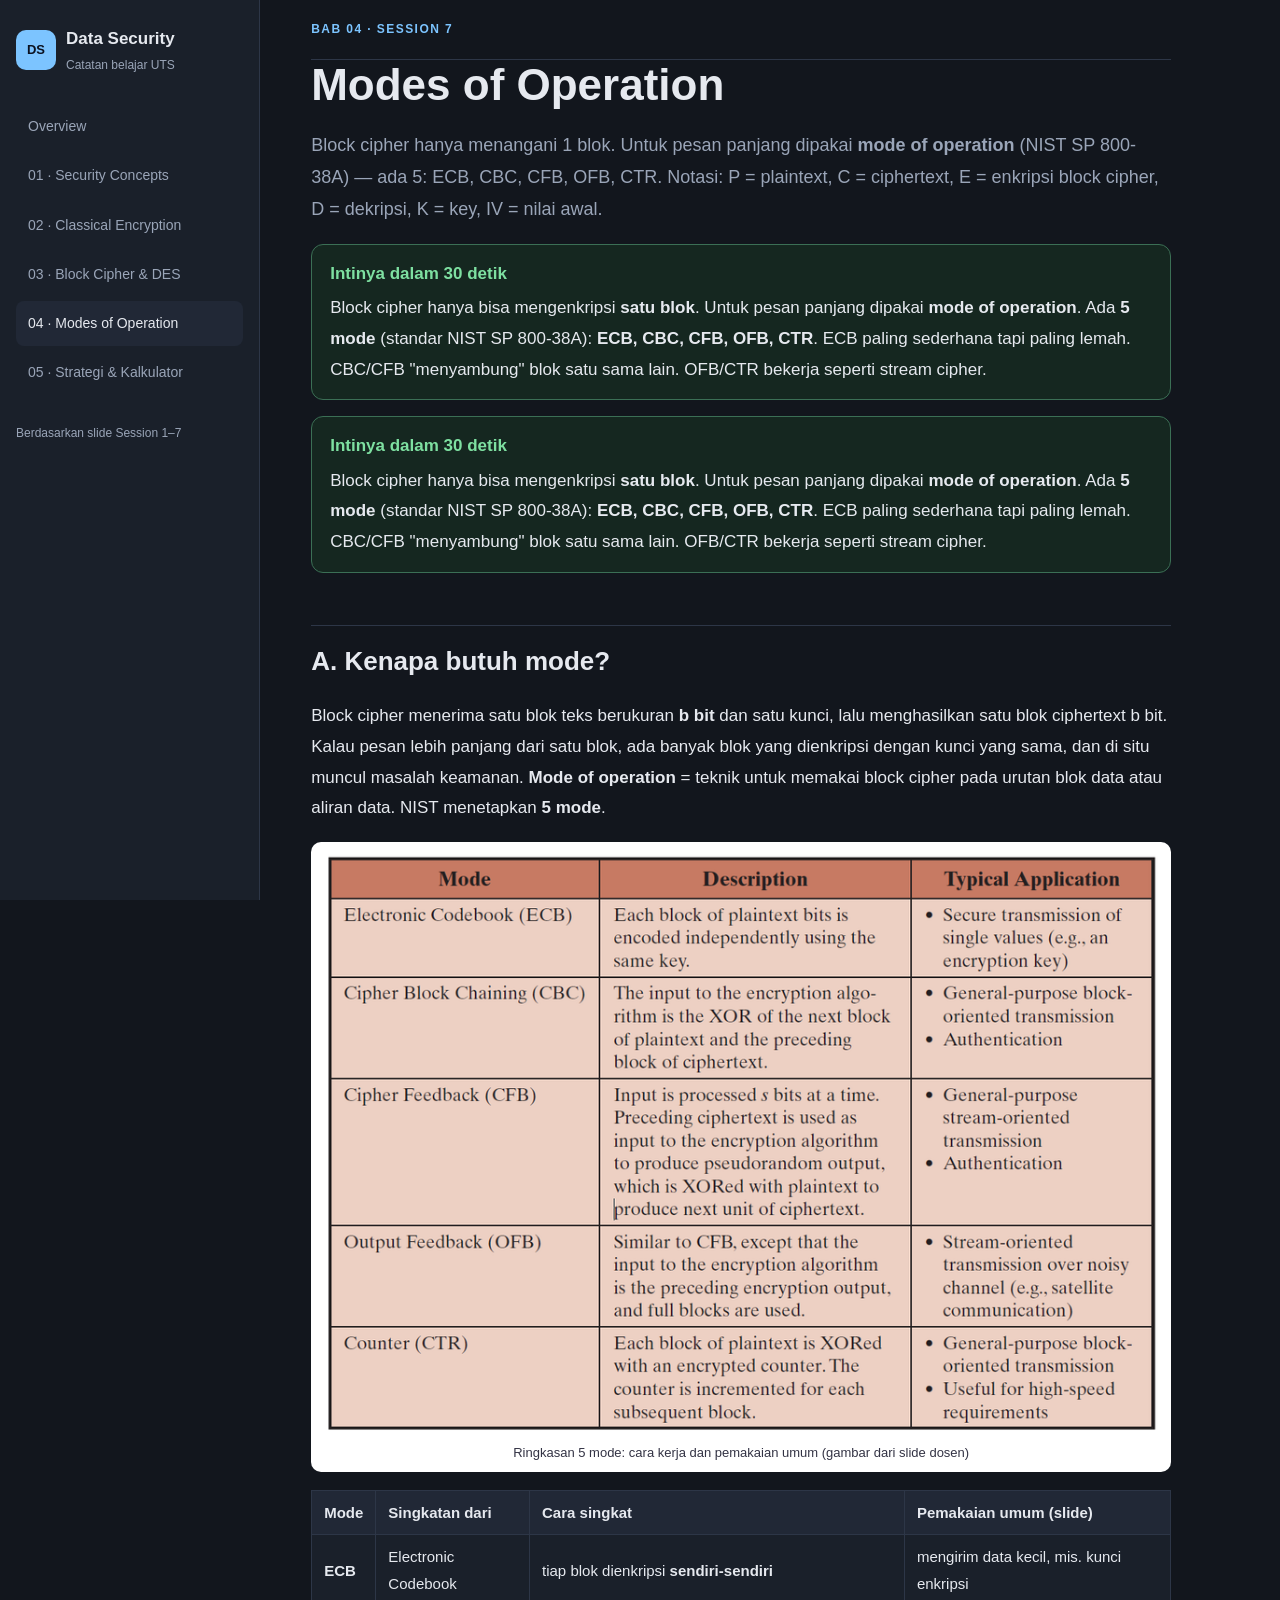
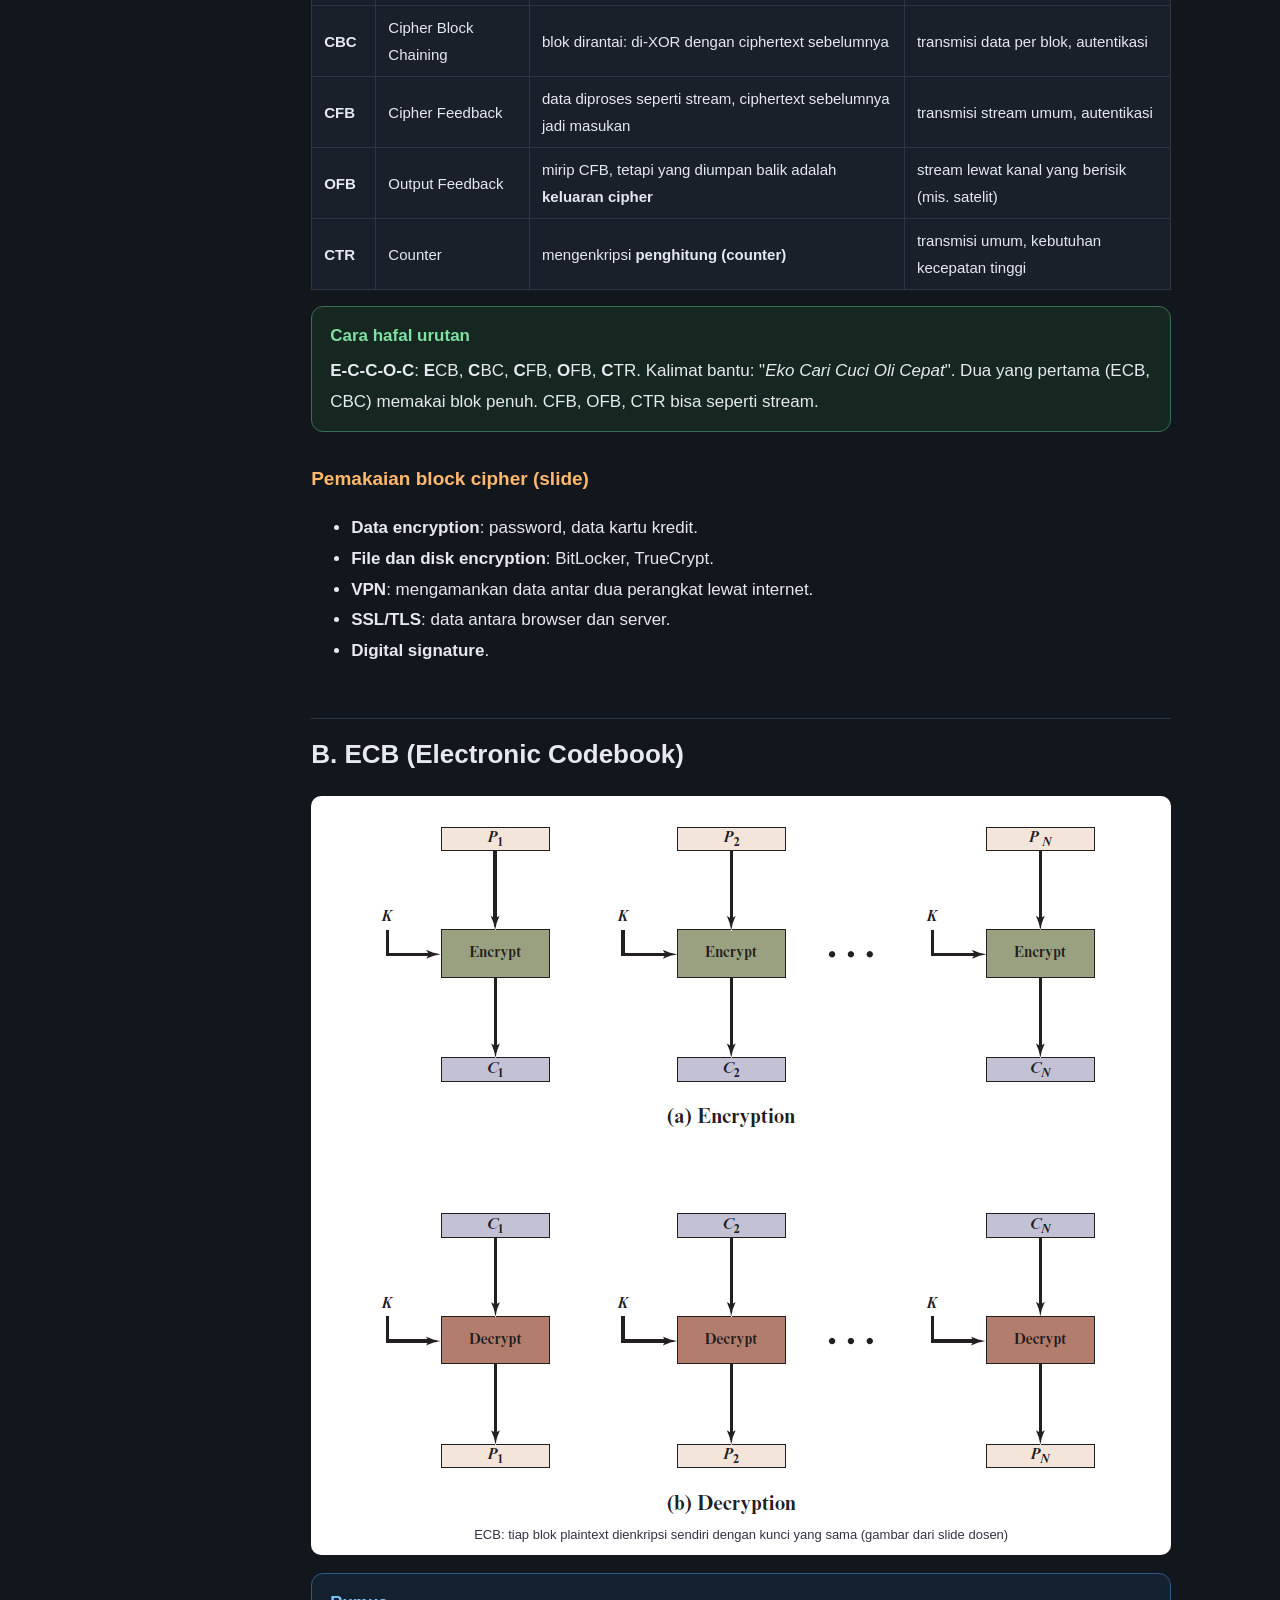
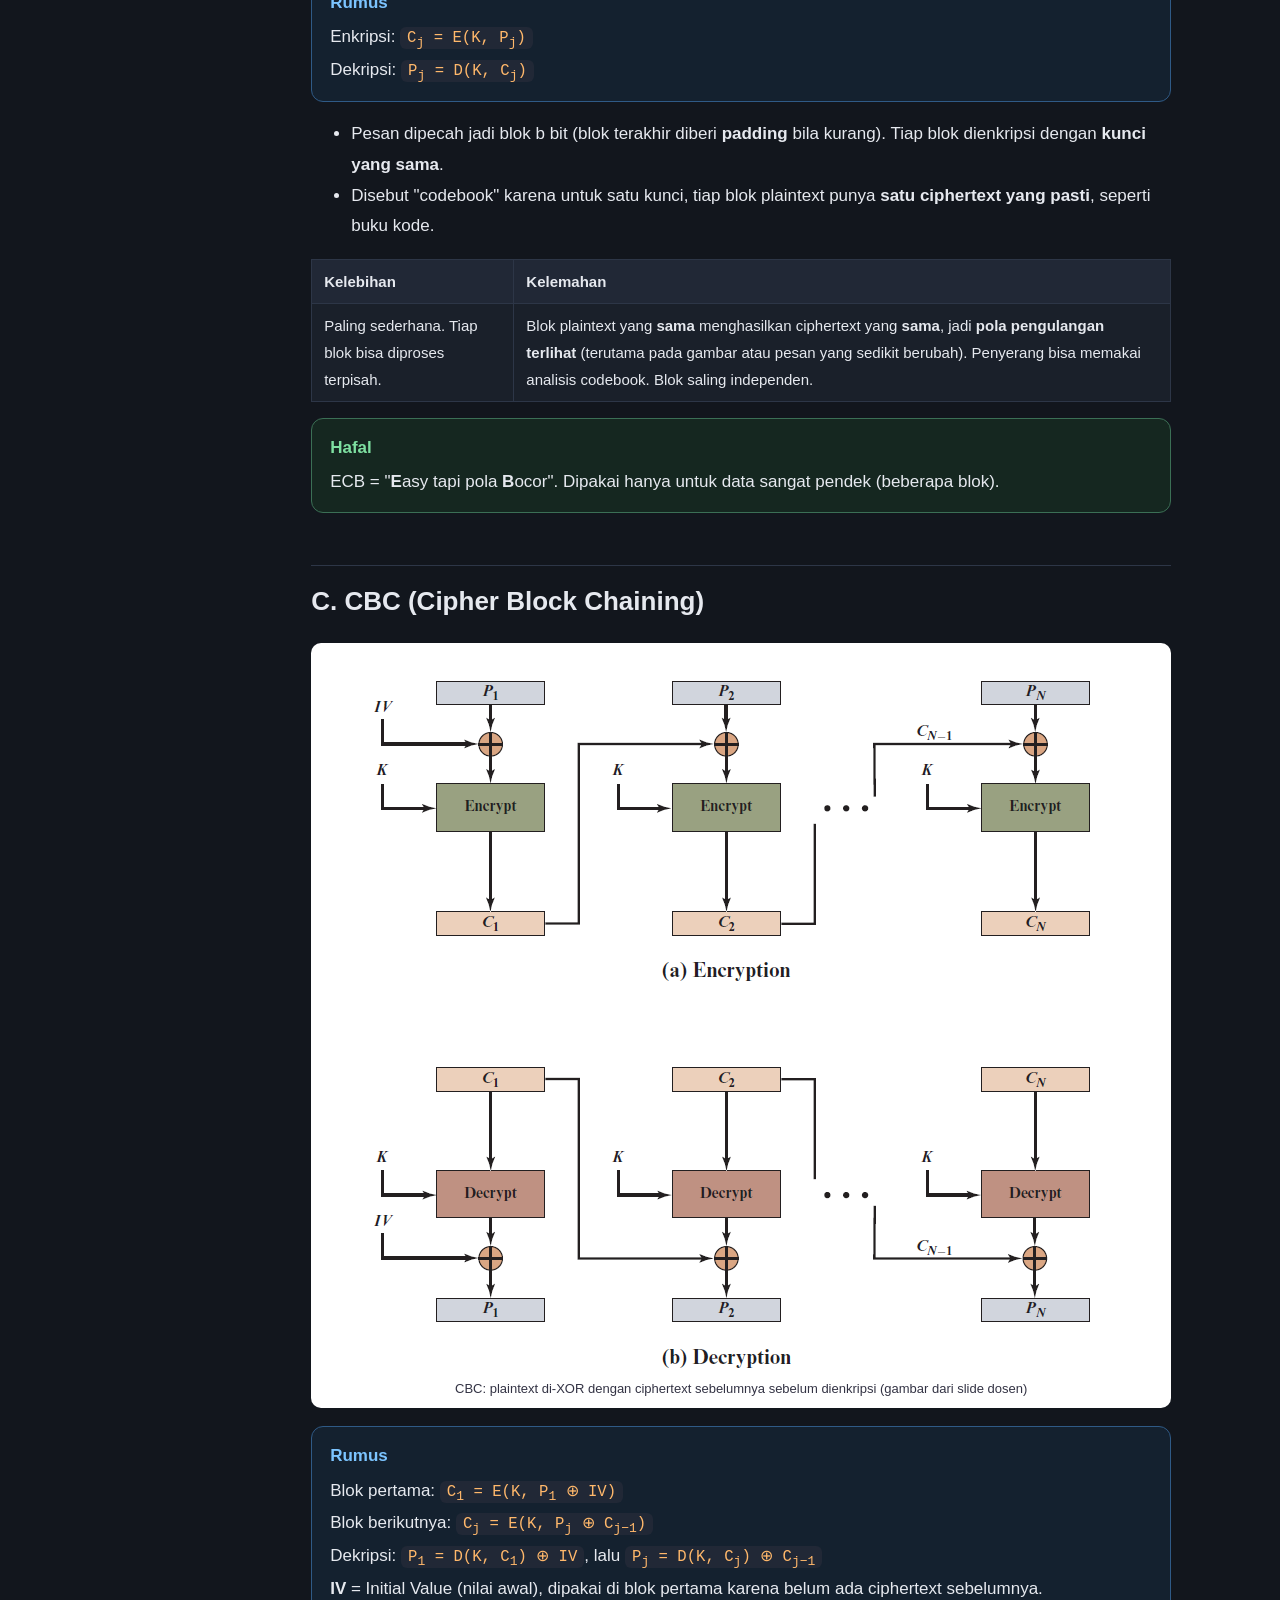
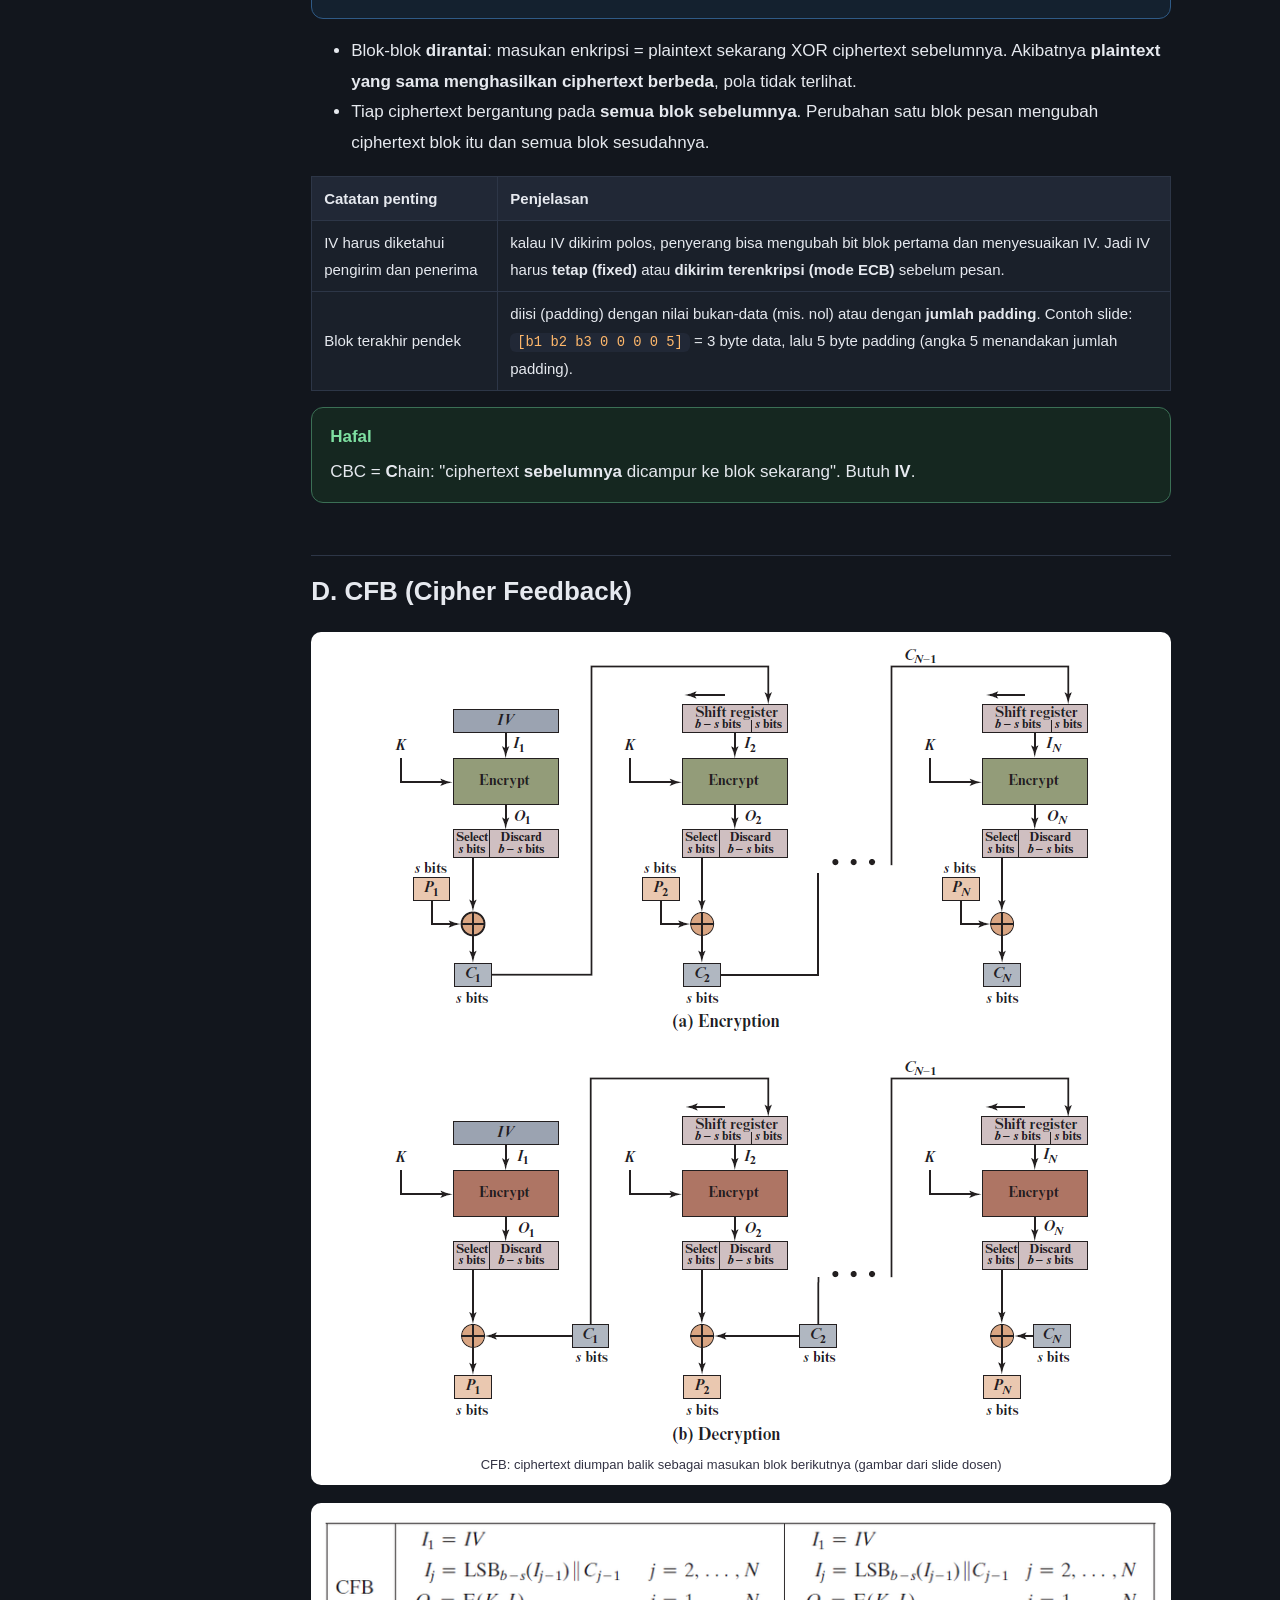
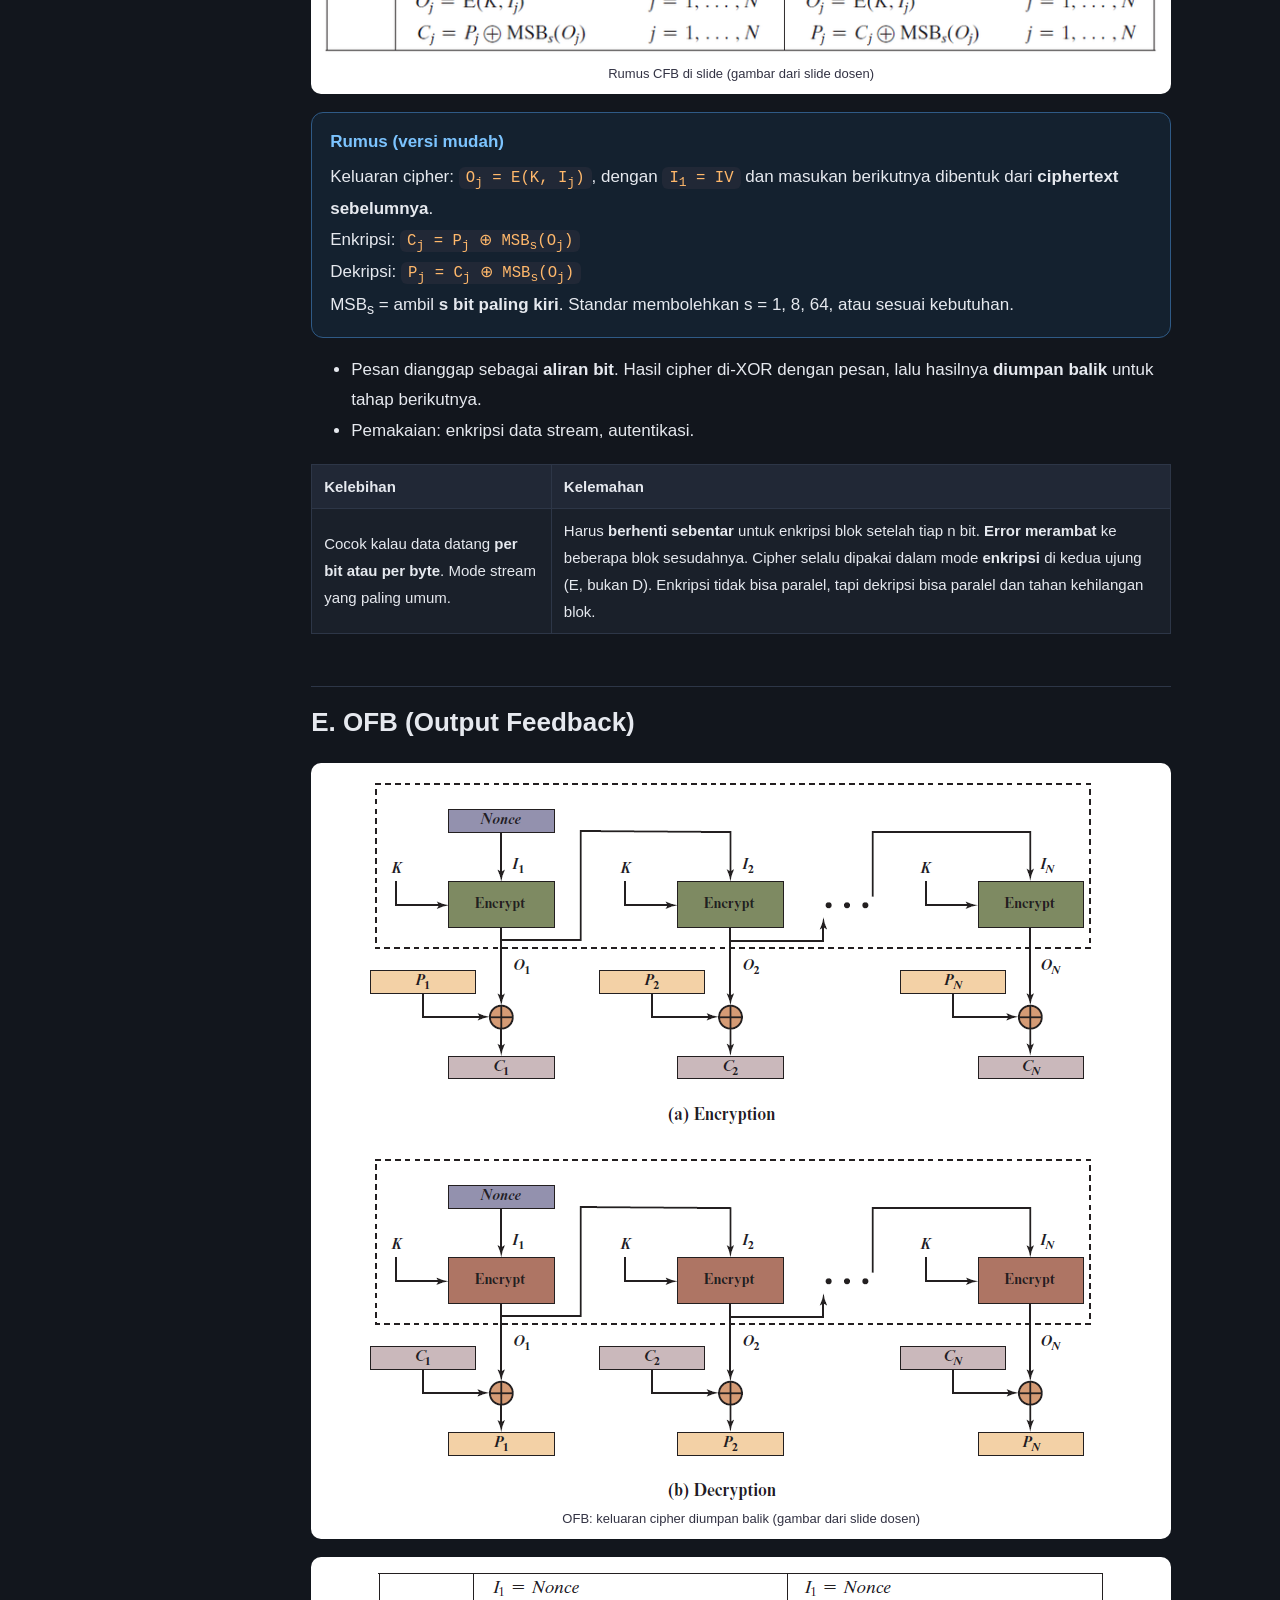
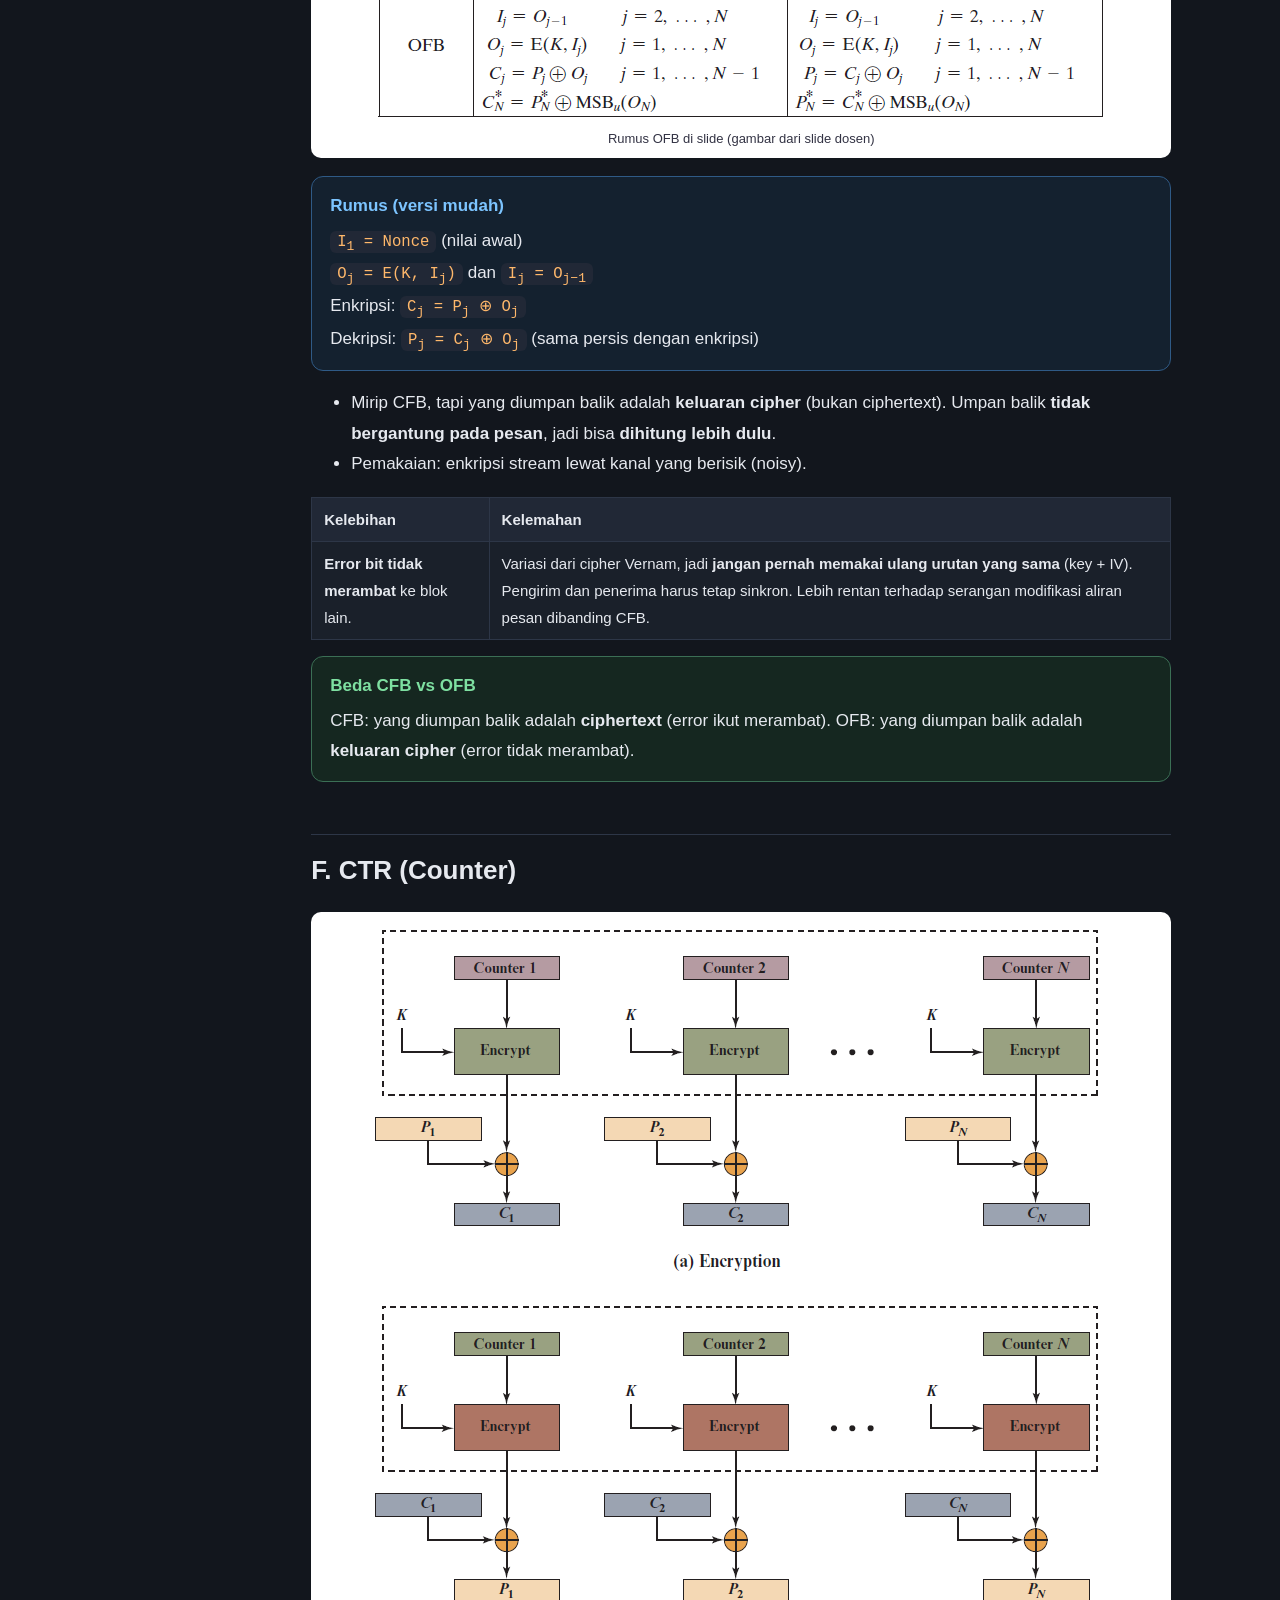
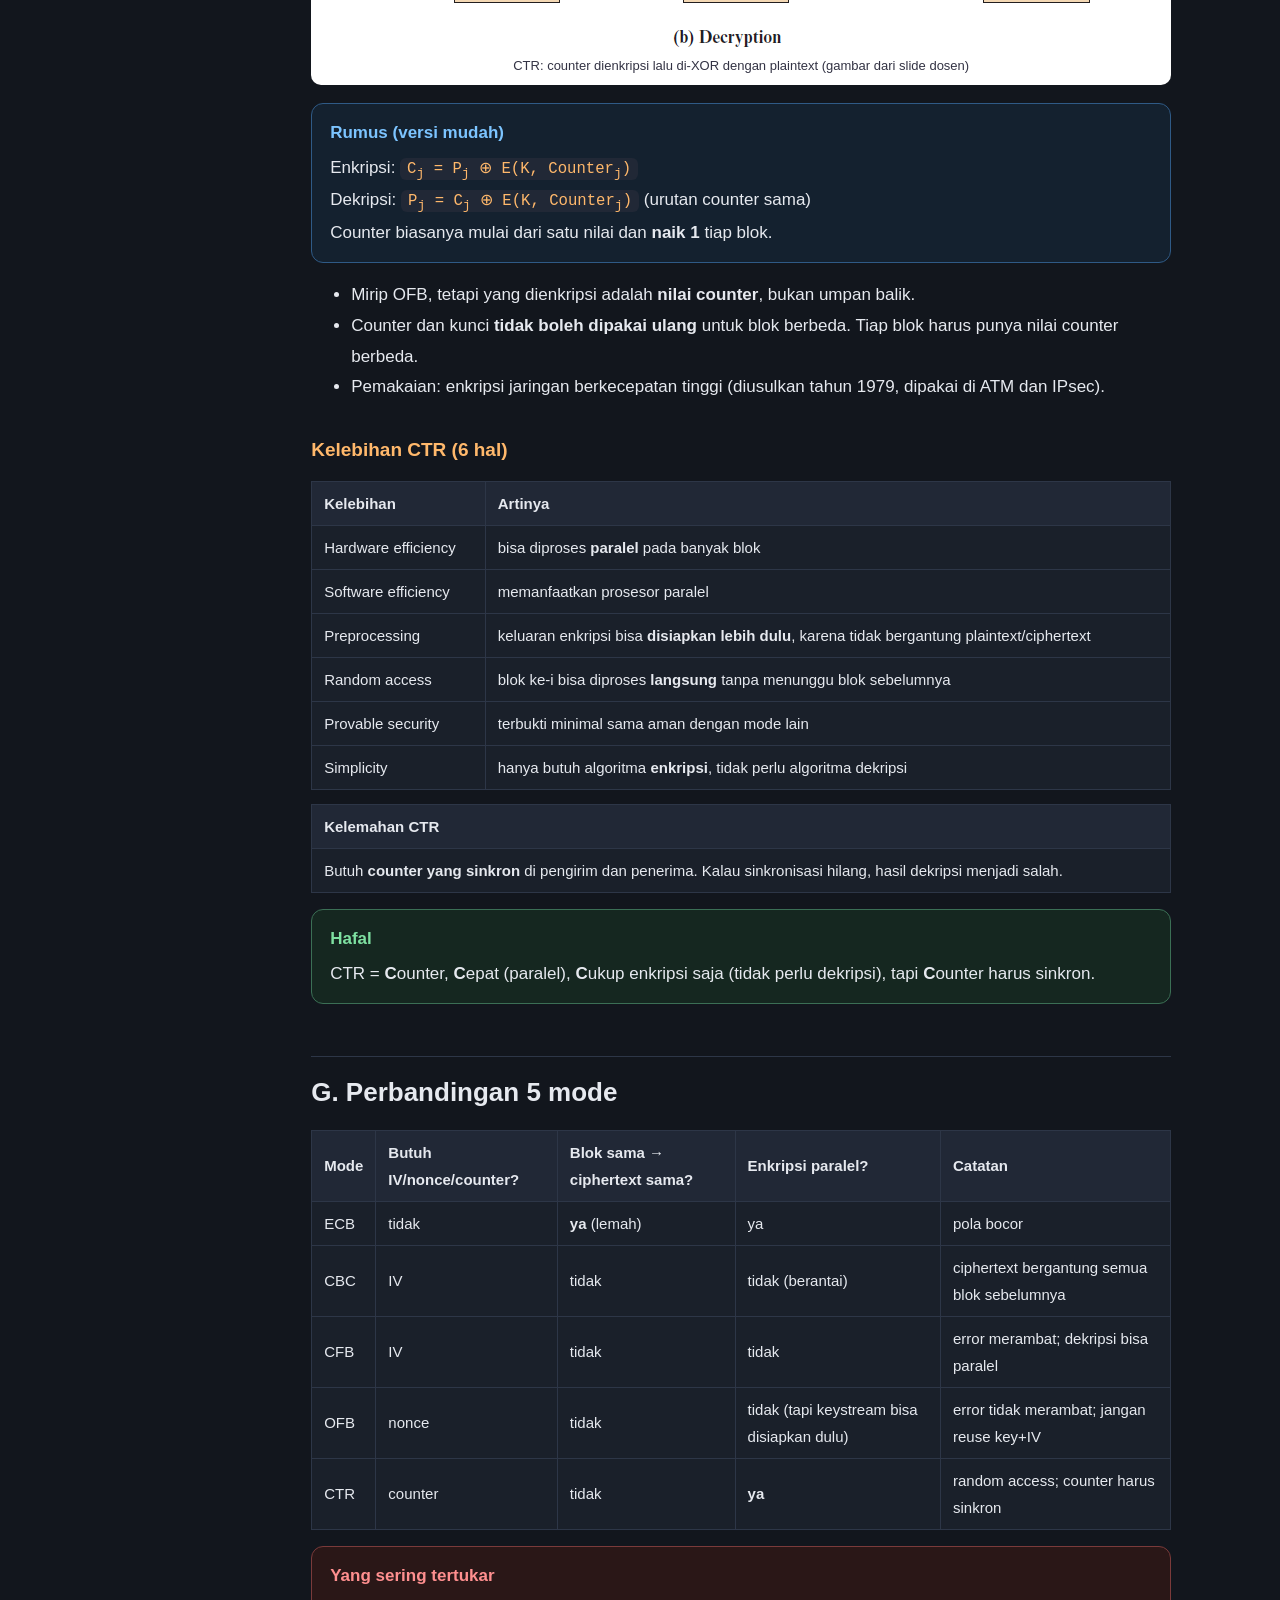
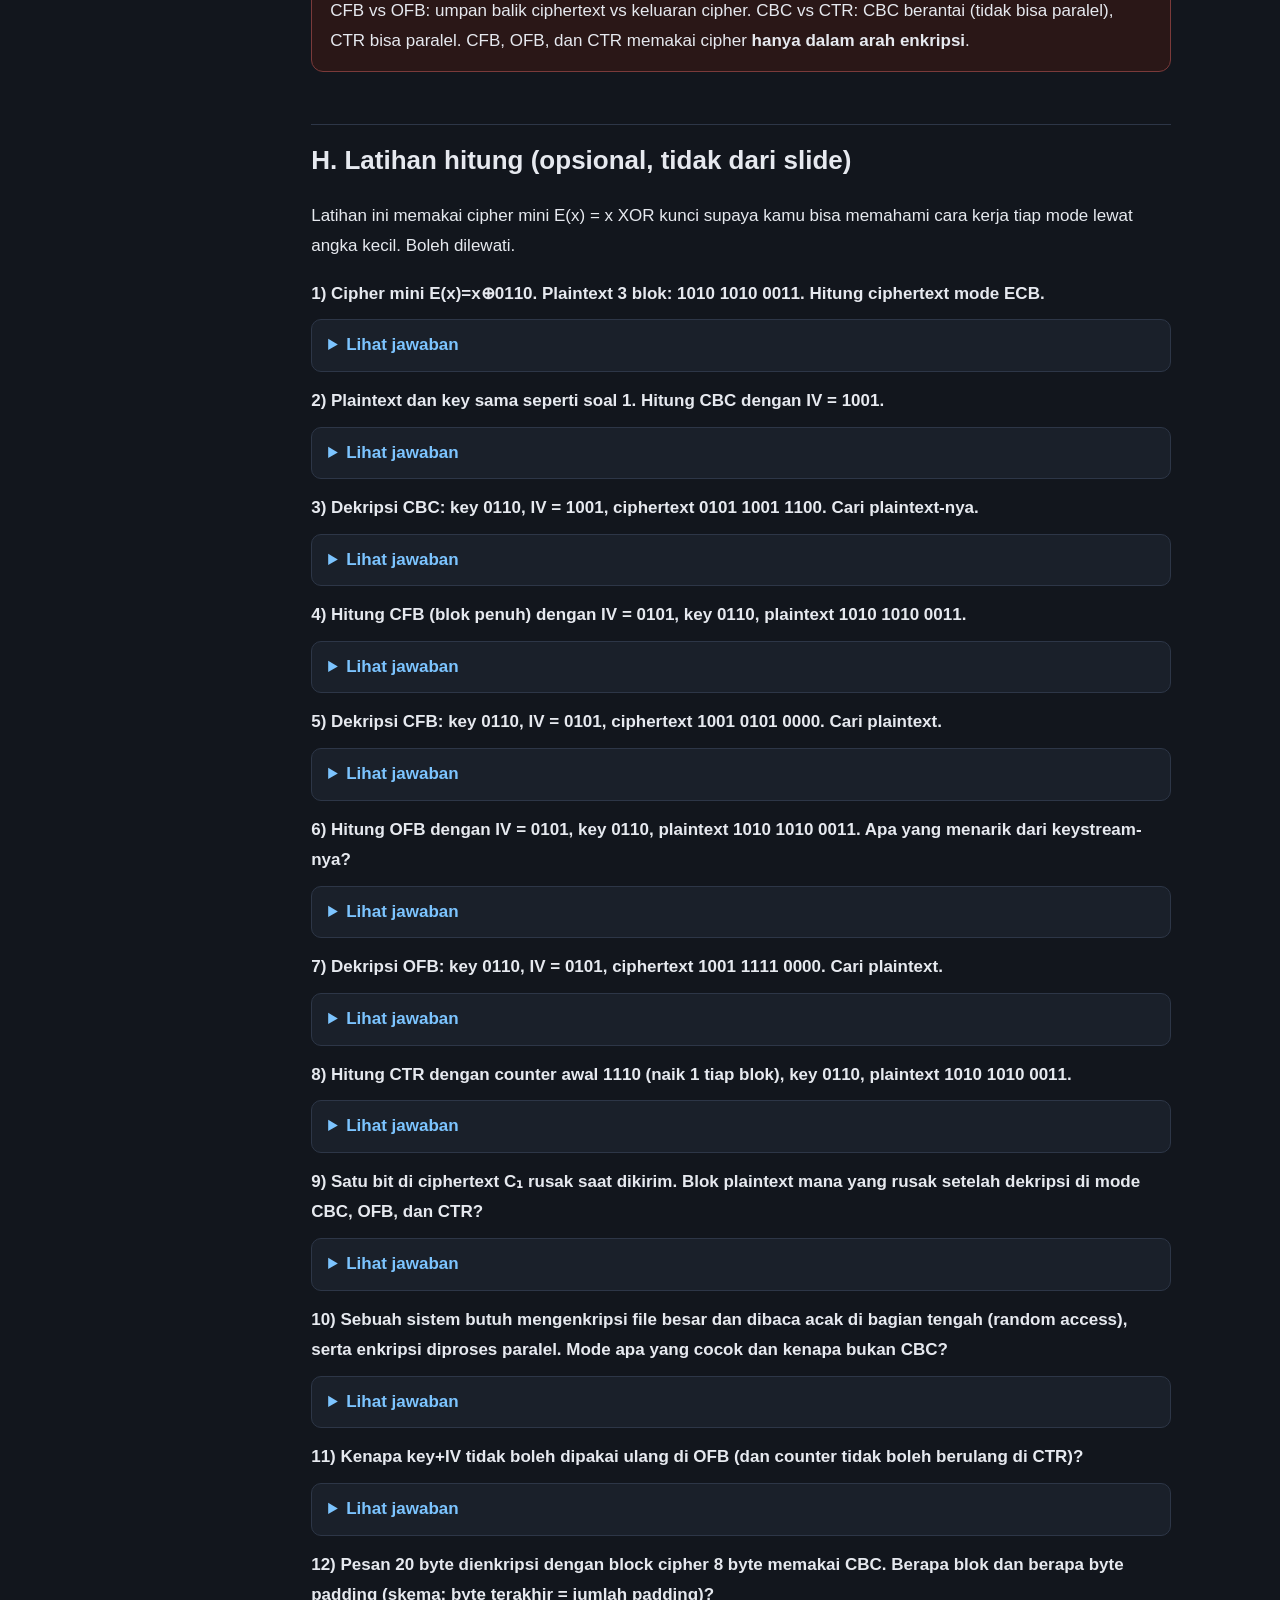
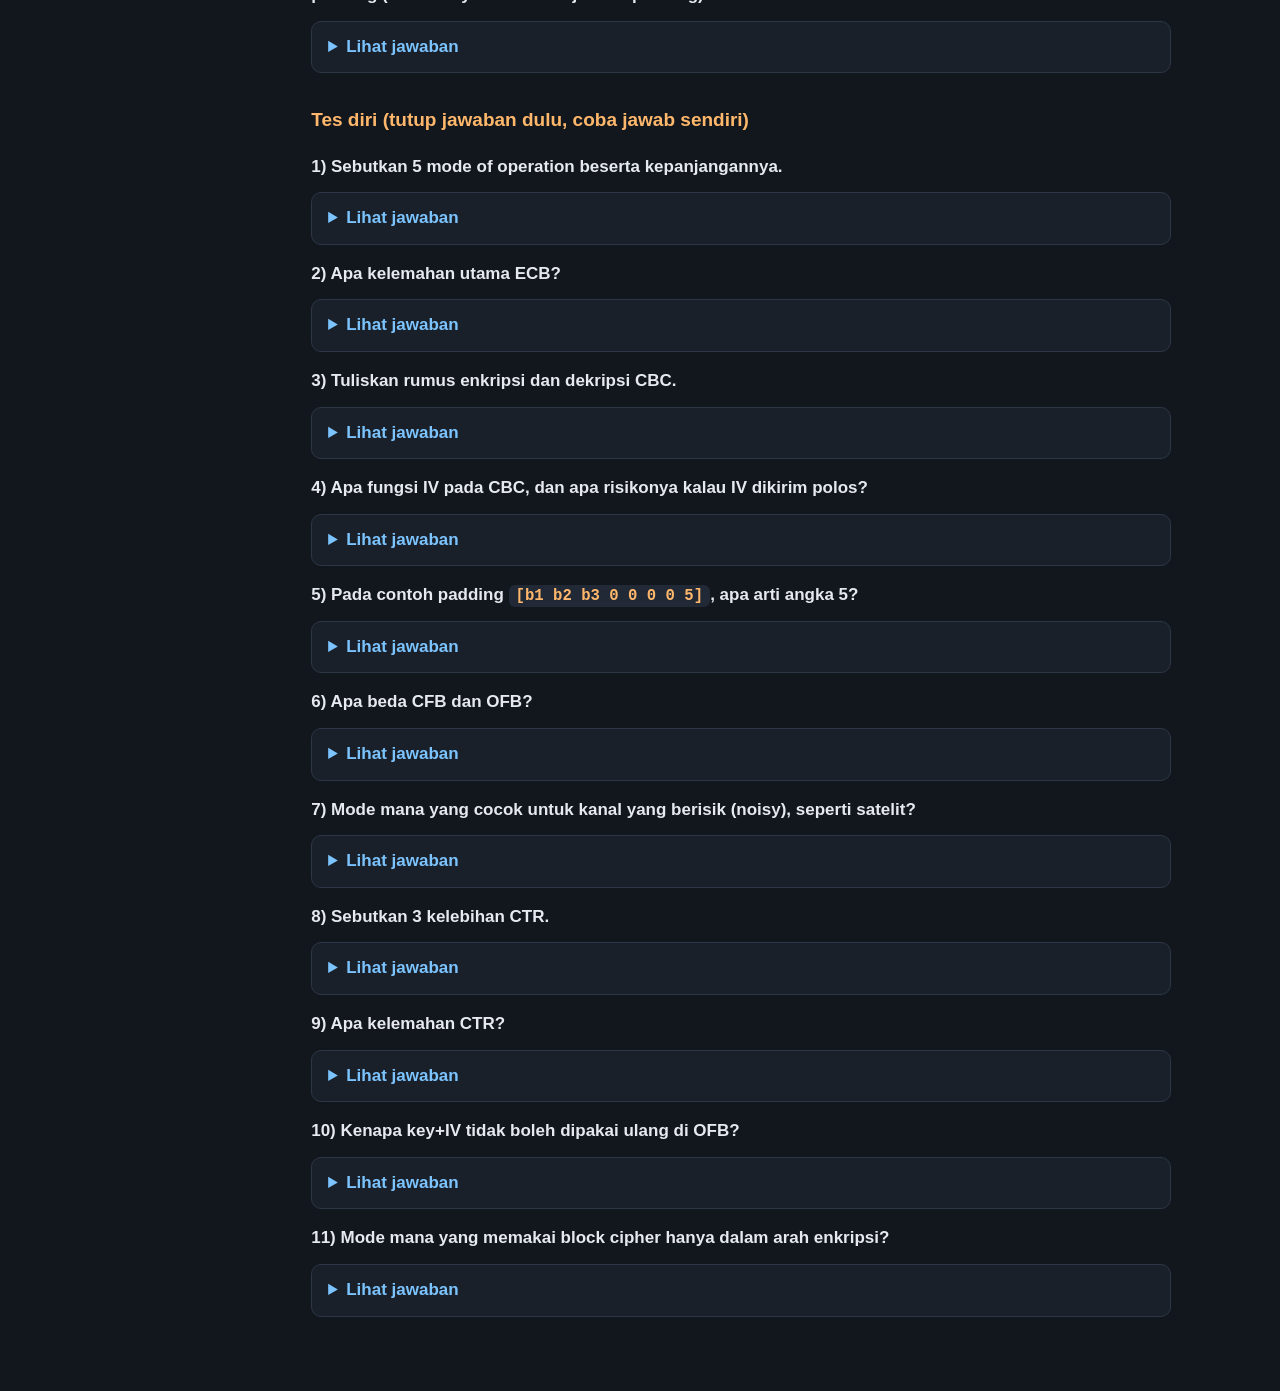
<file: chapters/modes-of-operation.html>
<!doctype html><html lang="id"><head><meta charset="utf-8"><meta name="viewport" content="width=device-width,initial-scale=1"><meta name="color-scheme" content="dark"><title>Modes of Operation — DataSec UTS</title><link rel="stylesheet" href="../css/style.css"><script defer src="../js/main.js"></script></head><body><aside class="sidebar"><a class="brand" href="../index.html"><span class="brand-mark">DS</span><span>Data Security<small>Catatan belajar UTS</small></span></a><nav id="site-nav"></nav><div class="side-note">Berdasarkan slide Session 1–7</div></aside><main class="main"><header class="topbar"><span class="eyebrow" style="margin:0">BAB 04 · SESSION 7</span><button id="menu-toggle" class="menu-toggle" aria-label="Menu">☰</button></header><article class="article"><h1>Modes of Operation</h1><p class="intro">Block cipher hanya menangani 1 blok. Untuk pesan panjang dipakai <b>mode of operation</b> (NIST SP 800-38A) — ada 5: ECB, CBC, CFB, OFB, CTR. Notasi: P = plaintext, C = ciphertext, E = enkripsi block cipher, D = dekripsi, K = key, IV = nilai awal.</p>
<div class="box tip"><strong>Intinya dalam 30 detik</strong>Block cipher hanya bisa mengenkripsi <b>satu blok</b>. Untuk pesan panjang dipakai <b>mode of operation</b>. Ada <b>5 mode</b> (standar NIST SP 800-38A): <b>ECB, CBC, CFB, OFB, CTR</b>. ECB paling sederhana tapi paling lemah. CBC/CFB "menyambung" blok satu sama lain. OFB/CTR bekerja seperti stream cipher.</div>
<div class="box tip"><strong>Intinya dalam 30 detik</strong>Block cipher hanya bisa mengenkripsi <b>satu blok</b>. Untuk pesan panjang dipakai <b>mode of operation</b>. Ada <b>5 mode</b> (standar NIST SP 800-38A): <b>ECB, CBC, CFB, OFB, CTR</b>. ECB paling sederhana tapi paling lemah. CBC/CFB "menyambung" blok satu sama lain. OFB/CTR bekerja seperti stream cipher.</div>
<h2 id="dasar">A. Kenapa butuh mode?</h2>
<p>Block cipher menerima satu blok teks berukuran <b>b bit</b> dan satu kunci, lalu menghasilkan satu blok ciphertext b bit. Kalau pesan lebih panjang dari satu blok, ada banyak blok yang dienkripsi dengan kunci yang sama, dan di situ muncul masalah keamanan. <b>Mode of operation</b> = teknik untuk memakai block cipher pada urutan blok data atau aliran data. NIST menetapkan <b>5 mode</b>.</p>
<figure class="fig"><img src="../img/modes-summary.png" alt="Ringkasan 5 mode: cara kerja dan pemakaian umum" loading="lazy"><figcaption>Ringkasan 5 mode: cara kerja dan pemakaian umum (gambar dari slide dosen)</figcaption></figure>
<div class="table-wrap"><table><tr><th>Mode</th><th>Singkatan dari</th><th>Cara singkat</th><th>Pemakaian umum (slide)</th></tr><tr><td><b>ECB</b></td><td>Electronic Codebook</td><td>tiap blok dienkripsi <b>sendiri-sendiri</b></td><td>mengirim data kecil, mis. kunci enkripsi</td></tr><tr><td><b>CBC</b></td><td>Cipher Block Chaining</td><td>blok dirantai: di-XOR dengan ciphertext sebelumnya</td><td>transmisi data per blok, autentikasi</td></tr><tr><td><b>CFB</b></td><td>Cipher Feedback</td><td>data diproses seperti stream, ciphertext sebelumnya jadi masukan</td><td>transmisi stream umum, autentikasi</td></tr><tr><td><b>OFB</b></td><td>Output Feedback</td><td>mirip CFB, tetapi yang diumpan balik adalah <b>keluaran cipher</b></td><td>stream lewat kanal yang berisik (mis. satelit)</td></tr><tr><td><b>CTR</b></td><td>Counter</td><td>mengenkripsi <b>penghitung (counter)</b></td><td>transmisi umum, kebutuhan kecepatan tinggi</td></tr></table></div>
<div class="box tip"><strong>Cara hafal urutan</strong><b>E-C-C-O-C</b>: <b>E</b>CB, <b>C</b>BC, <b>C</b>FB, <b>O</b>FB, <b>C</b>TR. Kalimat bantu: "<i>Eko Cari Cuci Oli Cepat</i>". Dua yang pertama (ECB, CBC) memakai blok penuh. CFB, OFB, CTR bisa seperti stream.</div>
<h3>Pemakaian block cipher (slide)</h3>
<ul><li><b>Data encryption</b>: password, data kartu kredit.</li><li><b>File dan disk encryption</b>: BitLocker, TrueCrypt.</li><li><b>VPN</b>: mengamankan data antar dua perangkat lewat internet.</li><li><b>SSL/TLS</b>: data antara browser dan server.</li><li><b>Digital signature</b>.</li></ul>
<h2 id="ecb">B. ECB (Electronic Codebook)</h2>
<figure class="fig"><img src="../img/ecb.png" alt="ECB: tiap blok plaintext dienkripsi sendiri dengan kunci yang sama" loading="lazy"><figcaption>ECB: tiap blok plaintext dienkripsi sendiri dengan kunci yang sama (gambar dari slide dosen)</figcaption></figure>
<div class="box ex"><strong>Rumus</strong>Enkripsi: <code>C<sub>j</sub> = E(K, P<sub>j</sub>)</code><br>Dekripsi: <code>P<sub>j</sub> = D(K, C<sub>j</sub>)</code></div>
<ul><li>Pesan dipecah jadi blok b bit (blok terakhir diberi <b>padding</b> bila kurang). Tiap blok dienkripsi dengan <b>kunci yang sama</b>.</li><li>Disebut "codebook" karena untuk satu kunci, tiap blok plaintext punya <b>satu ciphertext yang pasti</b>, seperti buku kode.</li></ul>
<div class="table-wrap"><table><tr><th>Kelebihan</th><th>Kelemahan</th></tr><tr><td>Paling sederhana. Tiap blok bisa diproses terpisah.</td><td>Blok plaintext yang <b>sama</b> menghasilkan ciphertext yang <b>sama</b>, jadi <b>pola pengulangan terlihat</b> (terutama pada gambar atau pesan yang sedikit berubah). Penyerang bisa memakai analisis codebook. Blok saling independen.</td></tr></table></div>
<div class="box tip"><strong>Hafal</strong>ECB = "<b>E</b>asy tapi pola <b>B</b>ocor". Dipakai hanya untuk data sangat pendek (beberapa blok).</div>
<h2 id="cbc">C. CBC (Cipher Block Chaining)</h2>
<figure class="fig"><img src="../img/cbc.png" alt="CBC: plaintext di-XOR dengan ciphertext sebelumnya sebelum dienkripsi" loading="lazy"><figcaption>CBC: plaintext di-XOR dengan ciphertext sebelumnya sebelum dienkripsi (gambar dari slide dosen)</figcaption></figure>
<div class="box ex"><strong>Rumus</strong>Blok pertama: <code>C<sub>1</sub> = E(K, P<sub>1</sub> ⊕ IV)</code><br>Blok berikutnya: <code>C<sub>j</sub> = E(K, P<sub>j</sub> ⊕ C<sub>j−1</sub>)</code><br>Dekripsi: <code>P<sub>1</sub> = D(K, C<sub>1</sub>) ⊕ IV</code>, lalu <code>P<sub>j</sub> = D(K, C<sub>j</sub>) ⊕ C<sub>j−1</sub></code><br><b>IV</b> = Initial Value (nilai awal), dipakai di blok pertama karena belum ada ciphertext sebelumnya.</div>
<ul><li>Blok-blok <b>dirantai</b>: masukan enkripsi = plaintext sekarang XOR ciphertext sebelumnya. Akibatnya <b>plaintext yang sama menghasilkan ciphertext berbeda</b>, pola tidak terlihat.</li><li>Tiap ciphertext bergantung pada <b>semua blok sebelumnya</b>. Perubahan satu blok pesan mengubah ciphertext blok itu dan semua blok sesudahnya.</li></ul>
<div class="table-wrap"><table><tr><th>Catatan penting</th><th>Penjelasan</th></tr><tr><td>IV harus diketahui pengirim dan penerima</td><td>kalau IV dikirim polos, penyerang bisa mengubah bit blok pertama dan menyesuaikan IV. Jadi IV harus <b>tetap (fixed)</b> atau <b>dikirim terenkripsi (mode ECB)</b> sebelum pesan.</td></tr><tr><td>Blok terakhir pendek</td><td>diisi (padding) dengan nilai bukan-data (mis. nol) atau dengan <b>jumlah padding</b>. Contoh slide: <code>[b1 b2 b3 0 0 0 0 5]</code> = 3 byte data, lalu 5 byte padding (angka 5 menandakan jumlah padding).</td></tr></table></div>
<div class="box tip"><strong>Hafal</strong>CBC = <b>C</b>hain: "ciphertext <b>sebelumnya</b> dicampur ke blok sekarang". Butuh <b>IV</b>.</div>
<h2 id="cfb">D. CFB (Cipher Feedback)</h2>
<figure class="fig"><img src="../img/cfb.png" alt="CFB: ciphertext diumpan balik sebagai masukan blok berikutnya" loading="lazy"><figcaption>CFB: ciphertext diumpan balik sebagai masukan blok berikutnya (gambar dari slide dosen)</figcaption></figure>
<figure class="fig"><img src="../img/cfb-formula.png" alt="Rumus CFB di slide" loading="lazy"><figcaption>Rumus CFB di slide (gambar dari slide dosen)</figcaption></figure>
<div class="box ex"><strong>Rumus (versi mudah)</strong>Keluaran cipher: <code>O<sub>j</sub> = E(K, I<sub>j</sub>)</code>, dengan <code>I<sub>1</sub> = IV</code> dan masukan berikutnya dibentuk dari <b>ciphertext sebelumnya</b>.<br>Enkripsi: <code>C<sub>j</sub> = P<sub>j</sub> ⊕ MSB<sub>s</sub>(O<sub>j</sub>)</code><br>Dekripsi: <code>P<sub>j</sub> = C<sub>j</sub> ⊕ MSB<sub>s</sub>(O<sub>j</sub>)</code><br>MSB<sub>s</sub> = ambil <b>s bit paling kiri</b>. Standar membolehkan s = 1, 8, 64, atau sesuai kebutuhan.</div>
<ul><li>Pesan dianggap sebagai <b>aliran bit</b>. Hasil cipher di-XOR dengan pesan, lalu hasilnya <b>diumpan balik</b> untuk tahap berikutnya.</li><li>Pemakaian: enkripsi data stream, autentikasi.</li></ul>
<div class="table-wrap"><table><tr><th>Kelebihan</th><th>Kelemahan</th></tr><tr><td>Cocok kalau data datang <b>per bit atau per byte</b>. Mode stream yang paling umum.</td><td>Harus <b>berhenti sebentar</b> untuk enkripsi blok setelah tiap n bit. <b>Error merambat</b> ke beberapa blok sesudahnya. Cipher selalu dipakai dalam mode <b>enkripsi</b> di kedua ujung (E, bukan D). Enkripsi tidak bisa paralel, tapi dekripsi bisa paralel dan tahan kehilangan blok.</td></tr></table></div>
<h2 id="ofb">E. OFB (Output Feedback)</h2>
<figure class="fig"><img src="../img/ofb.png" alt="OFB: keluaran cipher diumpan balik" loading="lazy"><figcaption>OFB: keluaran cipher diumpan balik (gambar dari slide dosen)</figcaption></figure>
<figure class="fig"><img src="../img/ofb-formula.png" alt="Rumus OFB di slide" loading="lazy"><figcaption>Rumus OFB di slide (gambar dari slide dosen)</figcaption></figure>
<div class="box ex"><strong>Rumus (versi mudah)</strong><code>I<sub>1</sub> = Nonce</code> (nilai awal)<br><code>O<sub>j</sub> = E(K, I<sub>j</sub>)</code> dan <code>I<sub>j</sub> = O<sub>j−1</sub></code><br>Enkripsi: <code>C<sub>j</sub> = P<sub>j</sub> ⊕ O<sub>j</sub></code><br>Dekripsi: <code>P<sub>j</sub> = C<sub>j</sub> ⊕ O<sub>j</sub></code> (sama persis dengan enkripsi)</div>
<ul><li>Mirip CFB, tapi yang diumpan balik adalah <b>keluaran cipher</b> (bukan ciphertext). Umpan balik <b>tidak bergantung pada pesan</b>, jadi bisa <b>dihitung lebih dulu</b>.</li><li>Pemakaian: enkripsi stream lewat kanal yang berisik (noisy).</li></ul>
<div class="table-wrap"><table><tr><th>Kelebihan</th><th>Kelemahan</th></tr><tr><td><b>Error bit tidak merambat</b> ke blok lain.</td><td>Variasi dari cipher Vernam, jadi <b>jangan pernah memakai ulang urutan yang sama</b> (key + IV). Pengirim dan penerima harus tetap sinkron. Lebih rentan terhadap serangan modifikasi aliran pesan dibanding CFB.</td></tr></table></div>
<div class="box tip"><strong>Beda CFB vs OFB</strong>CFB: yang diumpan balik adalah <b>ciphertext</b> (error ikut merambat). OFB: yang diumpan balik adalah <b>keluaran cipher</b> (error tidak merambat).</div>
<h2 id="ctr">F. CTR (Counter)</h2>
<figure class="fig"><img src="../img/ctr.png" alt="CTR: counter dienkripsi lalu di-XOR dengan plaintext" loading="lazy"><figcaption>CTR: counter dienkripsi lalu di-XOR dengan plaintext (gambar dari slide dosen)</figcaption></figure>
<div class="box ex"><strong>Rumus (versi mudah)</strong>Enkripsi: <code>C<sub>j</sub> = P<sub>j</sub> ⊕ E(K, Counter<sub>j</sub>)</code><br>Dekripsi: <code>P<sub>j</sub> = C<sub>j</sub> ⊕ E(K, Counter<sub>j</sub>)</code> (urutan counter sama)<br>Counter biasanya mulai dari satu nilai dan <b>naik 1</b> tiap blok.</div>
<ul><li>Mirip OFB, tetapi yang dienkripsi adalah <b>nilai counter</b>, bukan umpan balik.</li><li>Counter dan kunci <b>tidak boleh dipakai ulang</b> untuk blok berbeda. Tiap blok harus punya nilai counter berbeda.</li><li>Pemakaian: enkripsi jaringan berkecepatan tinggi (diusulkan tahun 1979, dipakai di ATM dan IPsec).</li></ul>
<h3>Kelebihan CTR (6 hal)</h3>
<div class="table-wrap"><table><tr><th>Kelebihan</th><th>Artinya</th></tr><tr><td>Hardware efficiency</td><td>bisa diproses <b>paralel</b> pada banyak blok</td></tr><tr><td>Software efficiency</td><td>memanfaatkan prosesor paralel</td></tr><tr><td>Preprocessing</td><td>keluaran enkripsi bisa <b>disiapkan lebih dulu</b>, karena tidak bergantung plaintext/ciphertext</td></tr><tr><td>Random access</td><td>blok ke-i bisa diproses <b>langsung</b> tanpa menunggu blok sebelumnya</td></tr><tr><td>Provable security</td><td>terbukti minimal sama aman dengan mode lain</td></tr><tr><td>Simplicity</td><td>hanya butuh algoritma <b>enkripsi</b>, tidak perlu algoritma dekripsi</td></tr></table></div>
<div class="table-wrap"><table><tr><th>Kelemahan CTR</th></tr><tr><td>Butuh <b>counter yang sinkron</b> di pengirim dan penerima. Kalau sinkronisasi hilang, hasil dekripsi menjadi salah.</td></tr></table></div>
<div class="box tip"><strong>Hafal</strong>CTR = <b>C</b>ounter, <b>C</b>epat (paralel), <b>C</b>ukup enkripsi saja (tidak perlu dekripsi), tapi <b>C</b>ounter harus sinkron.</div>
<h2 id="banding">G. Perbandingan 5 mode</h2>
<div class="table-wrap"><table><tr><th>Mode</th><th>Butuh IV/nonce/counter?</th><th>Blok sama → ciphertext sama?</th><th>Enkripsi paralel?</th><th>Catatan</th></tr><tr><td>ECB</td><td>tidak</td><td><b>ya</b> (lemah)</td><td>ya</td><td>pola bocor</td></tr><tr><td>CBC</td><td>IV</td><td>tidak</td><td>tidak (berantai)</td><td>ciphertext bergantung semua blok sebelumnya</td></tr><tr><td>CFB</td><td>IV</td><td>tidak</td><td>tidak</td><td>error merambat; dekripsi bisa paralel</td></tr><tr><td>OFB</td><td>nonce</td><td>tidak</td><td>tidak (tapi keystream bisa disiapkan dulu)</td><td>error tidak merambat; jangan reuse key+IV</td></tr><tr><td>CTR</td><td>counter</td><td>tidak</td><td><b>ya</b></td><td>random access; counter harus sinkron</td></tr></table></div>
<div class="box warn"><strong>Yang sering tertukar</strong>CFB vs OFB: umpan balik ciphertext vs keluaran cipher. CBC vs CTR: CBC berantai (tidak bisa paralel), CTR bisa paralel. CFB, OFB, dan CTR memakai cipher <b>hanya dalam arah enkripsi</b>.</div>
<h2 id="hitung">H. Latihan hitung (opsional, tidak dari slide)</h2><p>Latihan ini memakai cipher mini E(x) = x XOR kunci supaya kamu bisa memahami cara kerja tiap mode lewat angka kecil. Boleh dilewati.</p>
<p class="q">1) Cipher mini E(x)=x⊕0110. Plaintext 3 blok: 1010 1010 0011. Hitung ciphertext mode ECB.</p><details><summary>Lihat jawaban</summary>1100 1100 0101. Blok 1 dan 2 sama (1010 ⊕ 0110 = 1100), jadi ciphertext-nya juga sama: pola bocor.</details>
<p class="q">2) Plaintext dan key sama seperti soal 1. Hitung CBC dengan IV = 1001.</p><details><summary>Lihat jawaban</summary>C₁ = E(1010 ⊕ 1001) = E(0011) = 0101.<br>C₂ = E(1010 ⊕ 0101) = E(1111) = 1001.<br>C₃ = E(0011 ⊕ 1001) = E(1010) = 1100.<br>Hasil: <b>0101 1001 1100</b>.</details>
<p class="q">3) Dekripsi CBC: key 0110, IV = 1001, ciphertext 0101 1001 1100. Cari plaintext-nya.</p><details><summary>Lihat jawaban</summary>P₁ = D(0101) ⊕ IV = 0011 ⊕ 1001 = 1010.<br>P₂ = D(1001) ⊕ 0101 = 1111 ⊕ 0101 = 1010.<br>P₃ = D(1100) ⊕ 1001 = 1010 ⊕ 1001 = 0011.<br>Hasil: <b>1010 1010 0011</b> (sama dengan plaintext asal).</details>
<p class="q">4) Hitung CFB (blok penuh) dengan IV = 0101, key 0110, plaintext 1010 1010 0011.</p><details><summary>Lihat jawaban</summary>E(IV) = E(0101) = 0011, C₁ = 1010 ⊕ 0011 = 1001.<br>E(C₁) = 1111, C₂ = 1010 ⊕ 1111 = 0101.<br>E(C₂) = 0011, C₃ = 0011 ⊕ 0011 = 0000.<br>Hasil: <b>1001 0101 0000</b>.</details>
<p class="q">5) Dekripsi CFB: key 0110, IV = 0101, ciphertext 1001 0101 0000. Cari plaintext.</p><details><summary>Lihat jawaban</summary>Di CFB, dekripsi tetap memakai <b>E</b> (bukan D).<br>P₁ = 1001 ⊕ E(0101) = 1001 ⊕ 0011 = 1010.<br>P₂ = 0101 ⊕ E(1001) = 0101 ⊕ 1111 = 1010.<br>P₃ = 0000 ⊕ E(0101) = 0000 ⊕ 0011 = 0011.<br>Hasil: <b>1010 1010 0011</b>.</details>
<p class="q">6) Hitung OFB dengan IV = 0101, key 0110, plaintext 1010 1010 0011. Apa yang menarik dari keystream-nya?</p><details><summary>Lihat jawaban</summary>O₁ = E(0101) = 0011, O₂ = E(0011) = 0101, O₃ = E(0101) = 0011.<br>C = P ⊕ O → 1001, 1111, 0000. Hasil: <b>1001 1111 0000</b>.<br>Keystream bergantian 0011, 0101, 0011: itu karena cipher mini x⊕K berulang tiap 2 kali (E(E(x)) = x). Pada cipher asli tidak begitu; yang penting: keystream tidak bergantung pada plaintext.</details>
<p class="q">7) Dekripsi OFB: key 0110, IV = 0101, ciphertext 1001 1111 0000. Cari plaintext.</p><details><summary>Lihat jawaban</summary>Keystream sama: 0011, 0101, 0011.<br>P = C ⊕ O → 1001 ⊕ 0011 = 1010, 1111 ⊕ 0101 = 1010, 0000 ⊕ 0011 = 0011.<br>Hasil: <b>1010 1010 0011</b>. Enkripsi dan dekripsi OFB prosesnya sama (XOR dengan keystream).</details>
<p class="q">8) Hitung CTR dengan counter awal 1110 (naik 1 tiap blok), key 0110, plaintext 1010 1010 0011.</p><details><summary>Lihat jawaban</summary>Counter: 1110, 1111, 0000 (setelah 1111 kembali ke 0000 karena 4 bit).<br>E(counter): 1000, 1001, 0110.<br>C = P ⊕ E(counter) → <b>0010 0011 0101</b>.</details>
<p class="q">9) Satu bit di ciphertext C₁ rusak saat dikirim. Blok plaintext mana yang rusak setelah dekripsi di mode CBC, OFB, dan CTR?</p><details><summary>Lihat jawaban</summary><b>CBC</b>: P₁ rusak total (karena lewat D) dan P₂ rusak 1 bit di posisi yang sama (karena XOR dengan C₁); P₃ dan seterusnya aman.<br><b>OFB</b>: hanya P₁ yang rusak 1 bit di posisi yang sama (keystream tidak terpengaruh).<br><b>CTR</b>: hanya P₁ yang rusak 1 bit di posisi yang sama.</details>
<p class="q">10) Sebuah sistem butuh mengenkripsi file besar dan dibaca acak di bagian tengah (random access), serta enkripsi diproses paralel. Mode apa yang cocok dan kenapa bukan CBC?</p><details><summary>Lihat jawaban</summary><b>CTR</b>. Tiap blok hanya butuh counter-nya sendiri, jadi blok ke-i bisa dihitung langsung dan semua blok bisa diproses paralel. CBC enkripsi harus berurutan karena C<sub>i</sub> butuh C<sub>i−1</sub>.</details>
<p class="q">11) Kenapa key+IV tidak boleh dipakai ulang di OFB (dan counter tidak boleh berulang di CTR)?</p><details><summary>Lihat jawaban</summary>Keystream-nya jadi sama. Kalau dua pesan dienkripsi dengan keystream sama, C₁ ⊕ C₂ = P₁ ⊕ P₂ (keystream hilang), sehingga penyerang bisa mendapat informasi tentang plaintext.</details>
<p class="q">12) Pesan 20 byte dienkripsi dengan block cipher 8 byte memakai CBC. Berapa blok dan berapa byte padding (skema: byte terakhir = jumlah padding)?</p><details><summary>Lihat jawaban</summary>20 ÷ 8 → 3 blok (24 byte). Padding = 24 − 20 = <b>4 byte</b>, berisi [… 0 0 0 4] di akhir (3 byte nol + angka 4 sebagai penanda jumlah padding), sesuai format contoh padding di atas.</details>
<h3>Tes diri (tutup jawaban dulu, coba jawab sendiri)</h3>
<p class="q">1) Sebutkan 5 mode of operation beserta kepanjangannya.</p><details><summary>Lihat jawaban</summary>ECB (Electronic Codebook), CBC (Cipher Block Chaining), CFB (Cipher Feedback), OFB (Output Feedback), CTR (Counter).</details>
<p class="q">2) Apa kelemahan utama ECB?</p><details><summary>Lihat jawaban</summary>Blok plaintext yang sama menghasilkan ciphertext yang sama, sehingga pola pengulangan terlihat.</details>
<p class="q">3) Tuliskan rumus enkripsi dan dekripsi CBC.</p><details><summary>Lihat jawaban</summary>C1 = E(K, P1 XOR IV); Cj = E(K, Pj XOR C(j-1)). Dekripsi: P1 = D(K, C1) XOR IV; Pj = D(K, Cj) XOR C(j-1).</details>
<p class="q">4) Apa fungsi IV pada CBC, dan apa risikonya kalau IV dikirim polos?</p><details><summary>Lihat jawaban</summary>IV dipakai untuk blok pertama karena belum ada ciphertext sebelumnya. Kalau dikirim polos, penyerang bisa mengubah bit blok pertama dan menyesuaikan IV. Jadi IV harus tetap atau dikirim terenkripsi.</details>
<p class="q">5) Pada contoh padding <code>[b1 b2 b3 0 0 0 0 5]</code>, apa arti angka 5?</p><details><summary>Lihat jawaban</summary>Jumlah byte padding (5 byte padding termasuk angka 5 itu sendiri).</details>
<p class="q">6) Apa beda CFB dan OFB?</p><details><summary>Lihat jawaban</summary>CFB: ciphertext diumpan balik, error merambat. OFB: keluaran cipher diumpan balik, error tidak merambat, dan umpan balik bisa dihitung lebih dulu.</details>
<p class="q">7) Mode mana yang cocok untuk kanal yang berisik (noisy), seperti satelit?</p><details><summary>Lihat jawaban</summary>OFB, karena error bit tidak merambat.</details>
<p class="q">8) Sebutkan 3 kelebihan CTR.</p><details><summary>Lihat jawaban</summary>Bisa paralel, random access, preprocessing, hanya butuh algoritma enkripsi, provable security (pilih tiga).</details>
<p class="q">9) Apa kelemahan CTR?</p><details><summary>Lihat jawaban</summary>Butuh counter yang sinkron di pengirim dan penerima. Kalau sinkronisasi hilang, dekripsi salah.</details>
<p class="q">10) Kenapa key+IV tidak boleh dipakai ulang di OFB?</p><details><summary>Lihat jawaban</summary>Karena keystream yang sama dipakai lagi (mirip cipher Vernam), sehingga pola bisa dibongkar.</details>
<p class="q">11) Mode mana yang memakai block cipher hanya dalam arah enkripsi?</p><details><summary>Lihat jawaban</summary>CFB, OFB, dan CTR.</details></article></main></body></html>
</file>
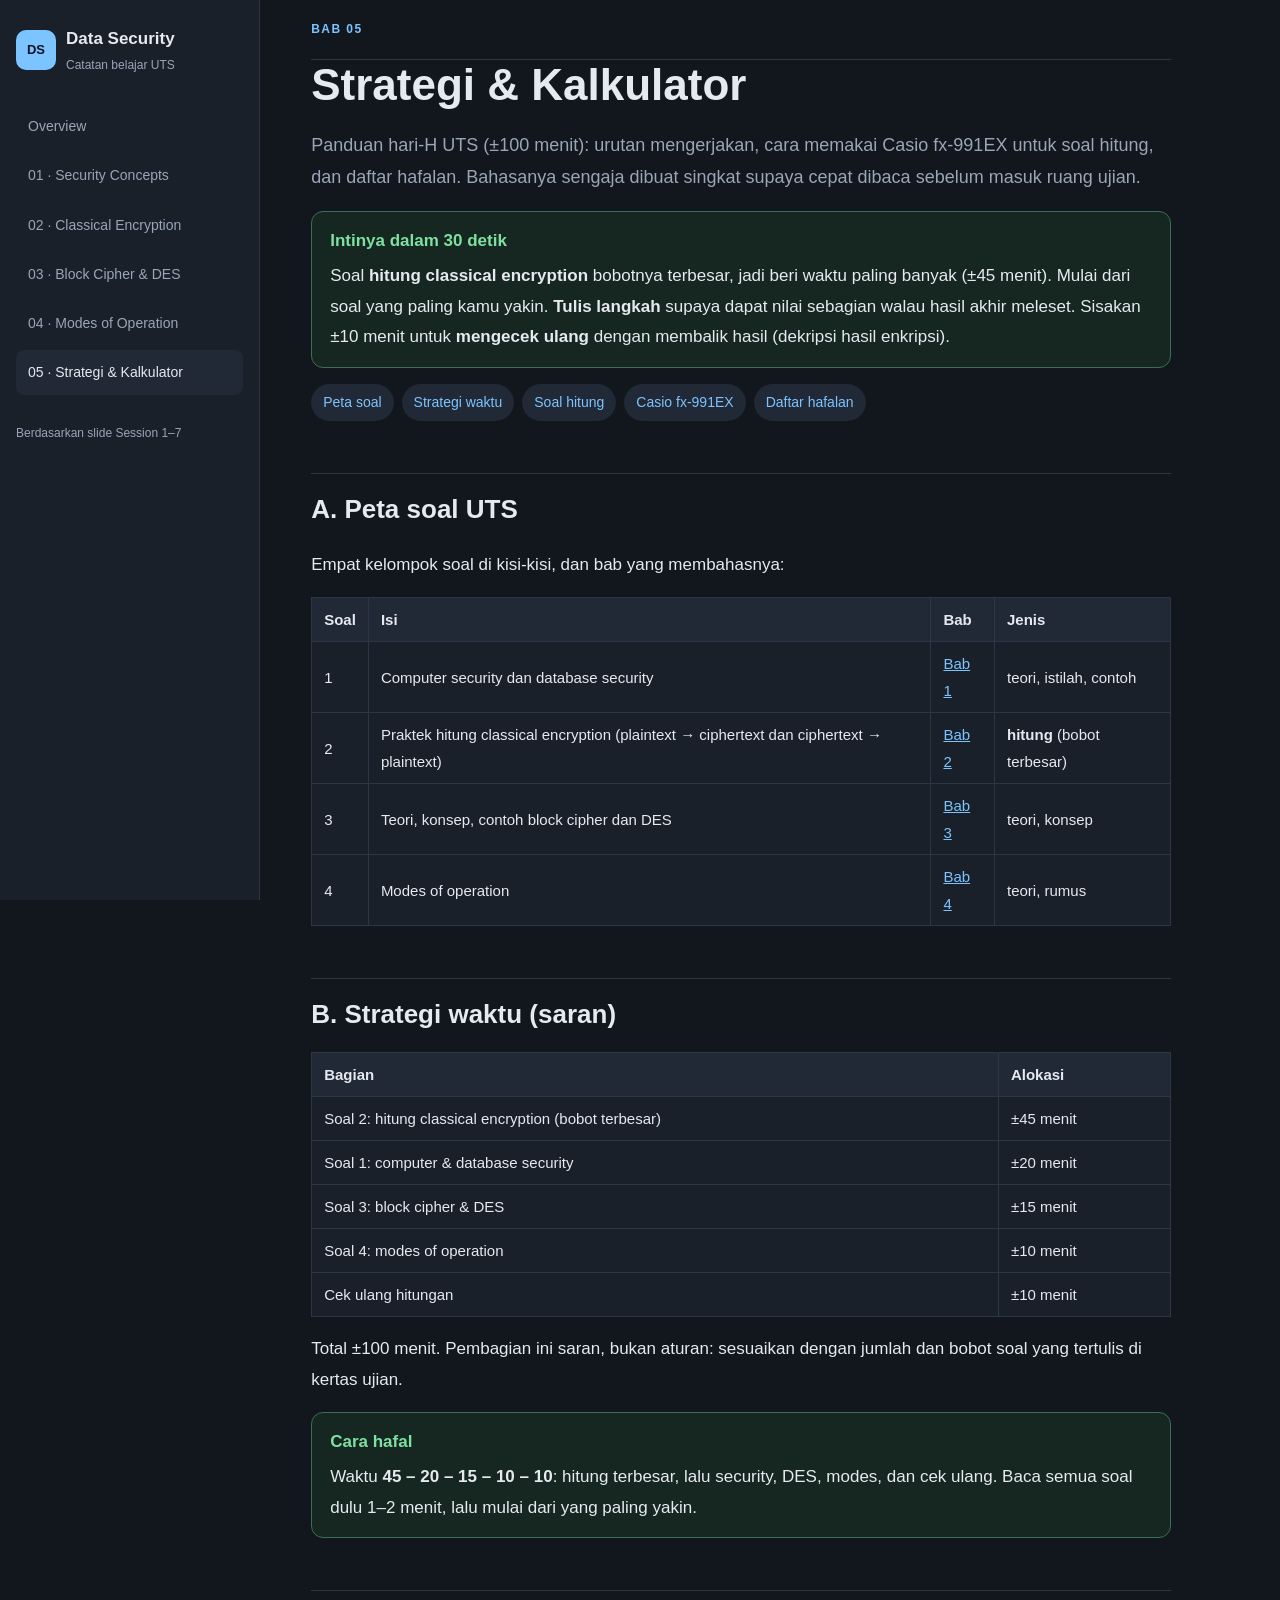
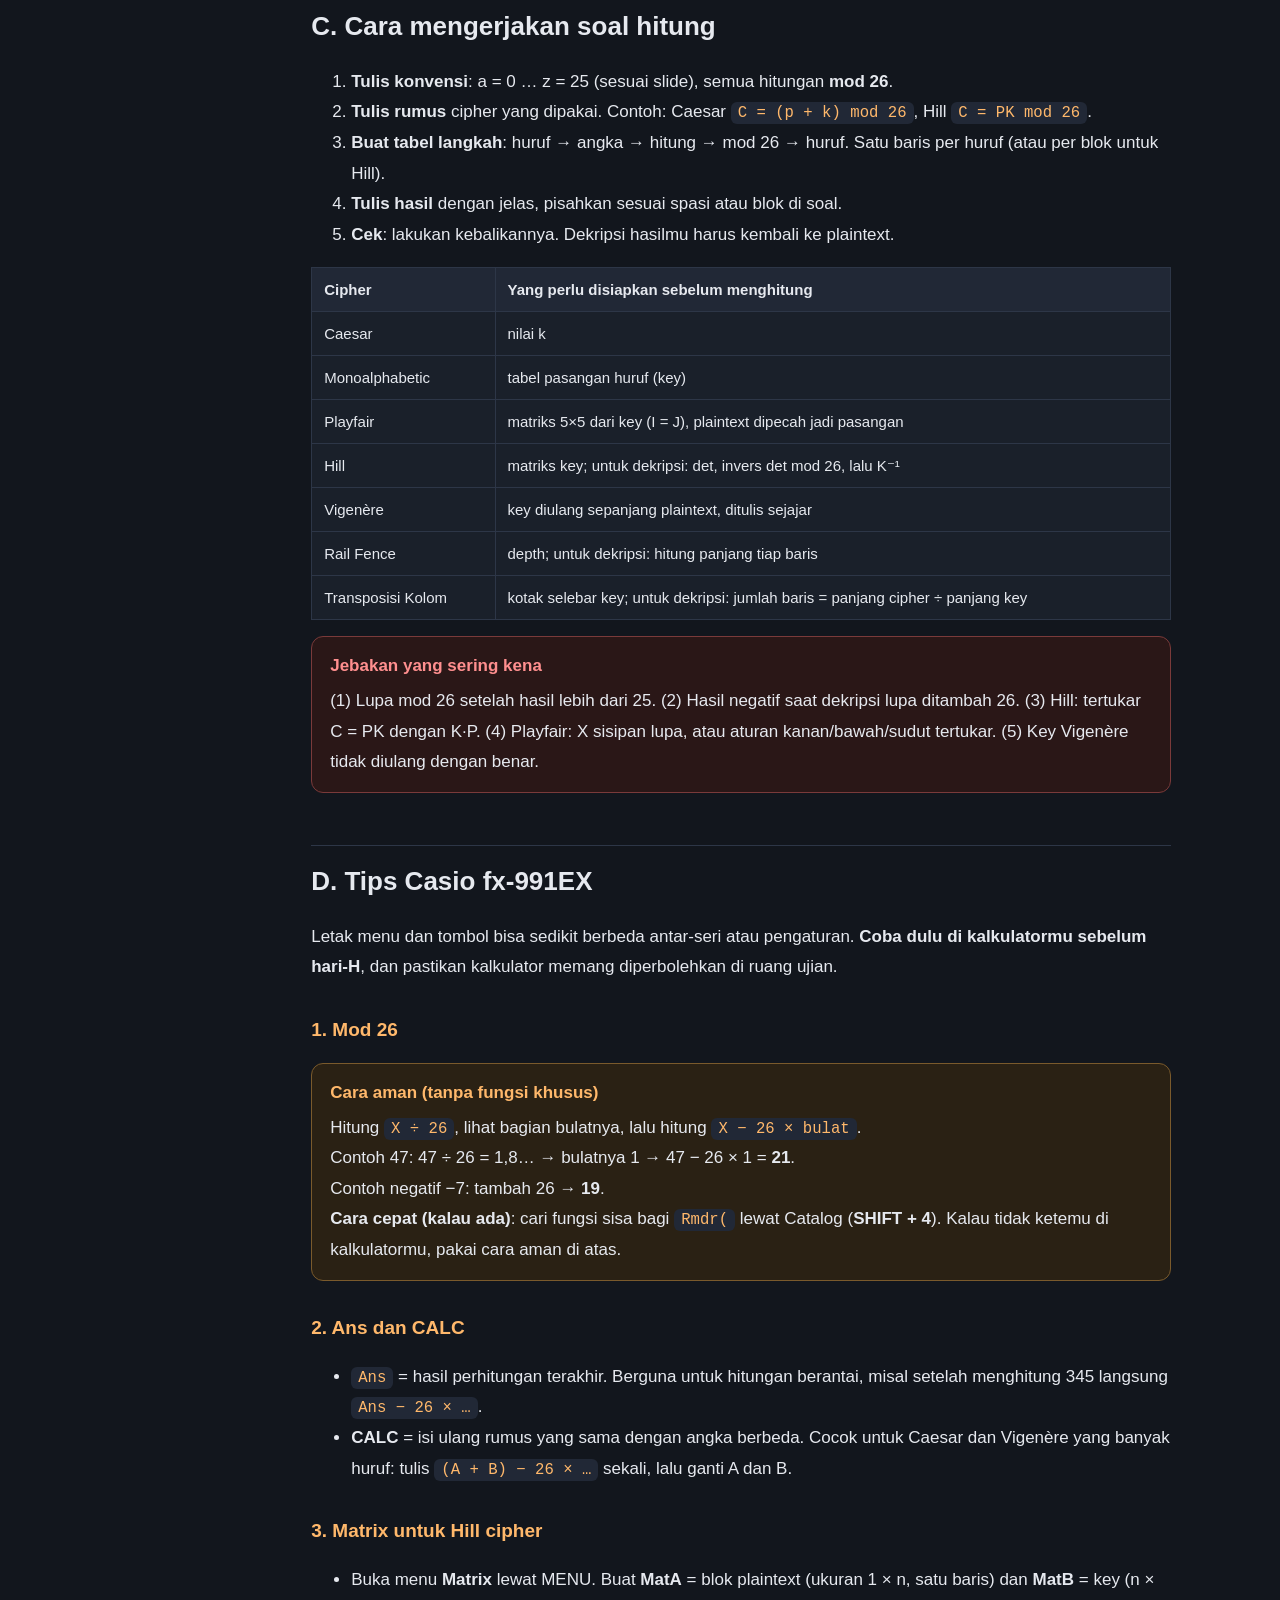
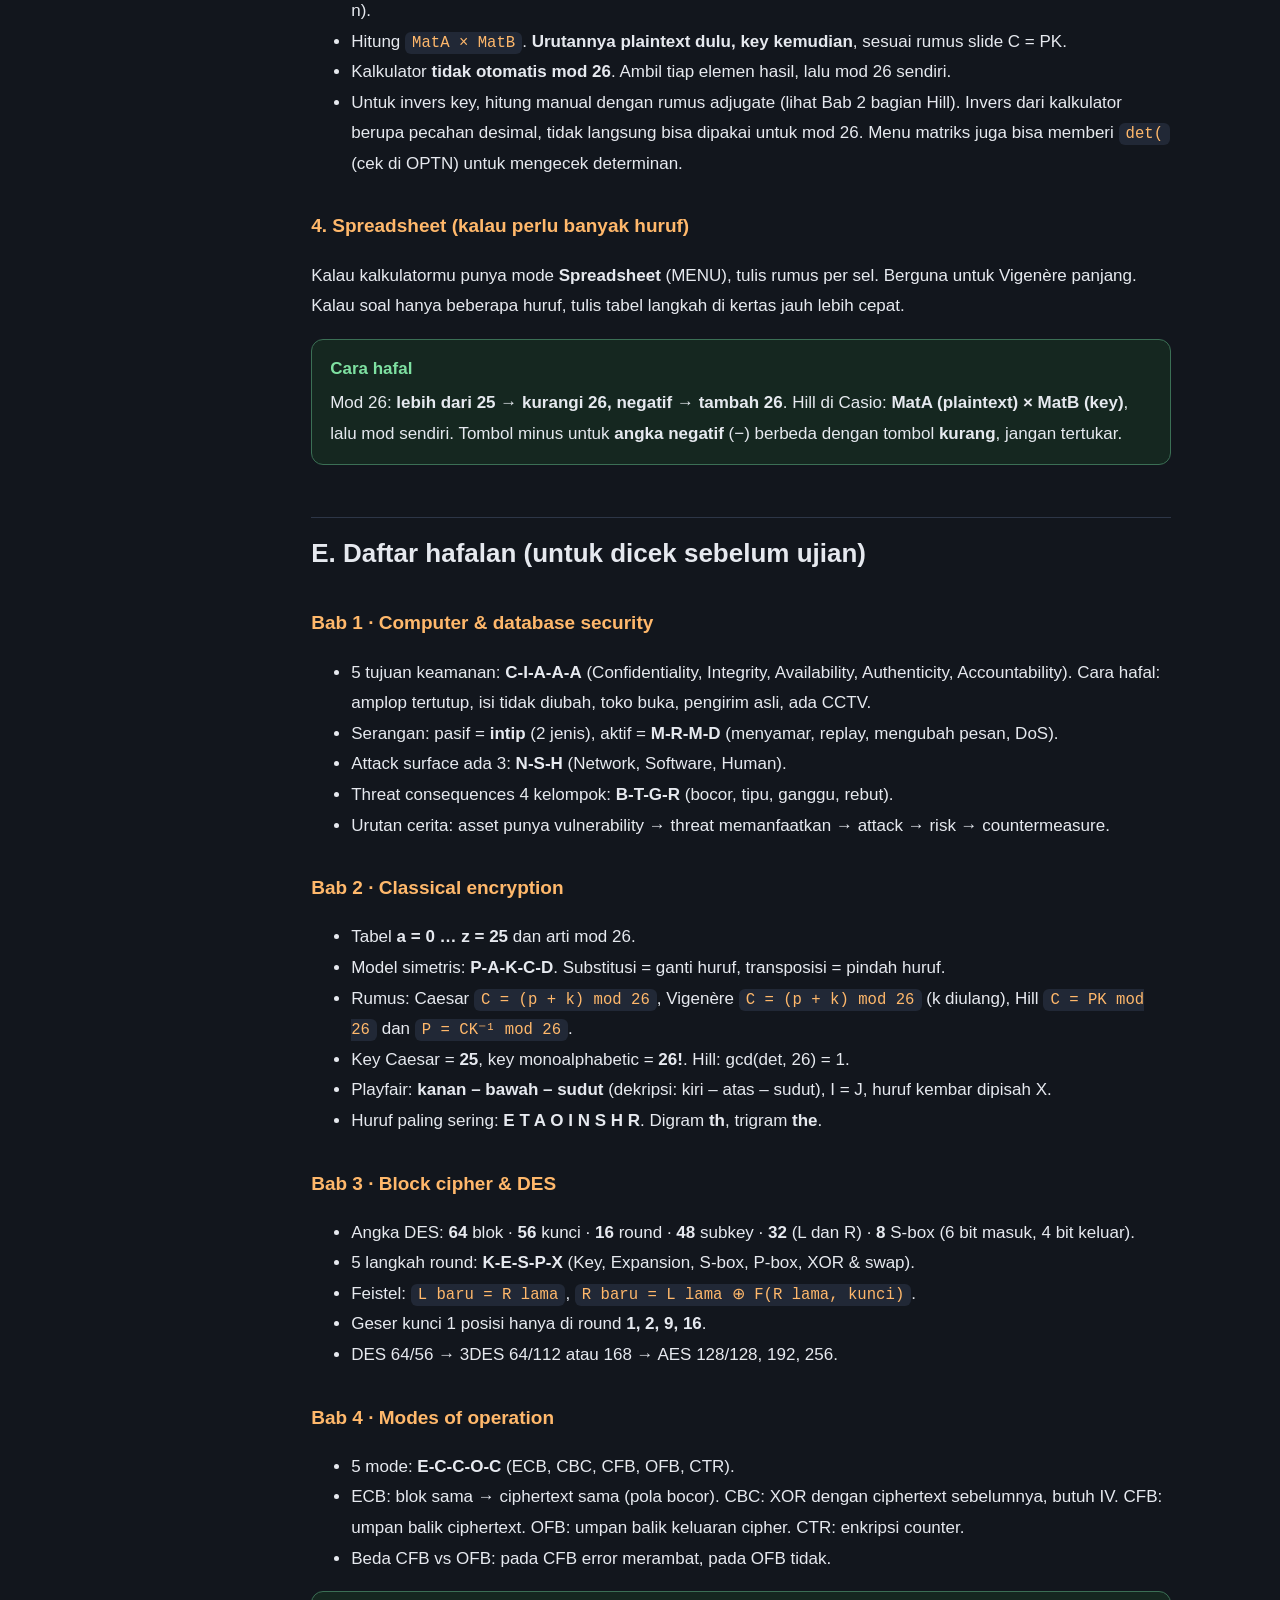
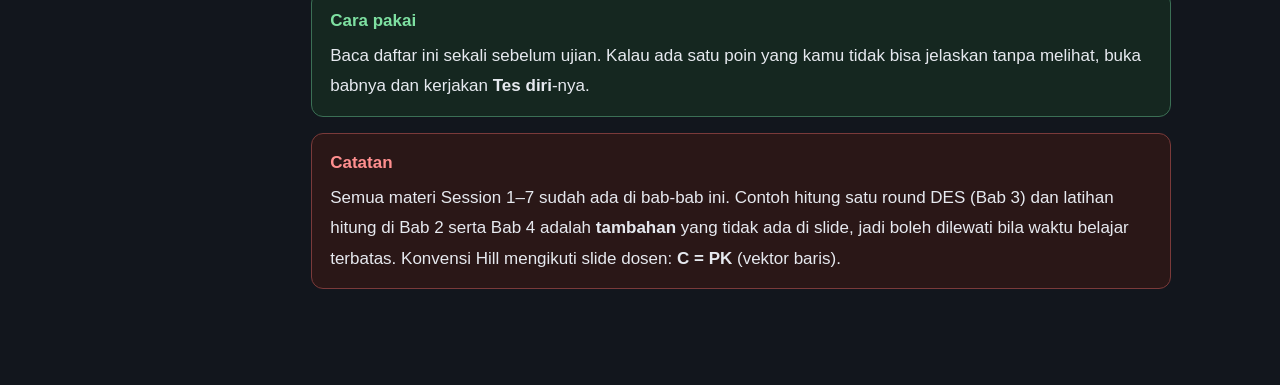
<file: chapters/strategi-ujian.html>
<!doctype html><html lang="id"><head><meta charset="utf-8"><meta name="viewport" content="width=device-width,initial-scale=1"><meta name="color-scheme" content="dark"><title>Strategi &amp; Kalkulator — DataSec UTS</title><link rel="stylesheet" href="../css/style.css"><script defer src="../js/main.js"></script></head><body><aside class="sidebar"><a class="brand" href="../index.html"><span class="brand-mark">DS</span><span>Data Security<small>Catatan belajar UTS</small></span></a><nav id="site-nav"></nav><div class="side-note">Berdasarkan slide Session 1–7</div></aside><main class="main"><header class="topbar"><span class="eyebrow" style="margin:0">BAB 05</span><button id="menu-toggle" class="menu-toggle" aria-label="Menu">☰</button></header><article class="article"><h1>Strategi &amp; Kalkulator</h1><p class="intro">Panduan hari-H UTS (±100 menit): urutan mengerjakan, cara memakai Casio fx-991EX untuk soal hitung, dan daftar hafalan. Bahasanya sengaja dibuat singkat supaya cepat dibaca sebelum masuk ruang ujian.</p>
<div class="box tip"><strong>Intinya dalam 30 detik</strong>Soal <b>hitung classical encryption</b> bobotnya terbesar, jadi beri waktu paling banyak (±45 menit). Mulai dari soal yang paling kamu yakin. <b>Tulis langkah</b> supaya dapat nilai sebagian walau hasil akhir meleset. Sisakan ±10 menit untuk <b>mengecek ulang</b> dengan membalik hasil (dekripsi hasil enkripsi).</div>
<div class="toc"><a href="#peta">Peta soal</a><a href="#waktu">Strategi waktu</a><a href="#hitung">Soal hitung</a><a href="#casio">Casio fx-991EX</a><a href="#hafal">Daftar hafalan</a></div>

<h2 id="peta">A. Peta soal UTS</h2>
<p>Empat kelompok soal di kisi-kisi, dan bab yang membahasnya:</p>
<div class="table-wrap"><table><tr><th>Soal</th><th>Isi</th><th>Bab</th><th>Jenis</th></tr><tr><td>1</td><td>Computer security dan database security</td><td><a href="computer-database-security.html">Bab 1</a></td><td>teori, istilah, contoh</td></tr><tr><td>2</td><td>Praktek hitung classical encryption (plaintext → ciphertext dan ciphertext → plaintext)</td><td><a href="classical-encryption.html">Bab 2</a></td><td><b>hitung</b> (bobot terbesar)</td></tr><tr><td>3</td><td>Teori, konsep, contoh block cipher dan DES</td><td><a href="block-cipher-des.html">Bab 3</a></td><td>teori, konsep</td></tr><tr><td>4</td><td>Modes of operation</td><td><a href="modes-of-operation.html">Bab 4</a></td><td>teori, rumus</td></tr></table></div>

<h2 id="waktu">B. Strategi waktu (saran)</h2>
<div class="table-wrap"><table><tr><th>Bagian</th><th>Alokasi</th></tr><tr><td>Soal 2: hitung classical encryption (bobot terbesar)</td><td>±45 menit</td></tr><tr><td>Soal 1: computer &amp; database security</td><td>±20 menit</td></tr><tr><td>Soal 3: block cipher &amp; DES</td><td>±15 menit</td></tr><tr><td>Soal 4: modes of operation</td><td>±10 menit</td></tr><tr><td>Cek ulang hitungan</td><td>±10 menit</td></tr></table></div>
<p>Total ±100 menit. Pembagian ini saran, bukan aturan: sesuaikan dengan jumlah dan bobot soal yang tertulis di kertas ujian.</p>
<div class="box tip"><strong>Cara hafal</strong>Waktu <b>45 – 20 – 15 – 10 – 10</b>: hitung terbesar, lalu security, DES, modes, dan cek ulang. Baca semua soal dulu 1–2 menit, lalu mulai dari yang paling yakin.</div>

<h2 id="hitung">C. Cara mengerjakan soal hitung</h2>
<ol><li><b>Tulis konvensi</b>: a = 0 … z = 25 (sesuai slide), semua hitungan <b>mod 26</b>.</li><li><b>Tulis rumus</b> cipher yang dipakai. Contoh: Caesar <code>C = (p + k) mod 26</code>, Hill <code>C = PK mod 26</code>.</li><li><b>Buat tabel langkah</b>: huruf → angka → hitung → mod 26 → huruf. Satu baris per huruf (atau per blok untuk Hill).</li><li><b>Tulis hasil</b> dengan jelas, pisahkan sesuai spasi atau blok di soal.</li><li><b>Cek</b>: lakukan kebalikannya. Dekripsi hasilmu harus kembali ke plaintext.</li></ol>
<div class="table-wrap"><table><tr><th>Cipher</th><th>Yang perlu disiapkan sebelum menghitung</th></tr><tr><td>Caesar</td><td>nilai k</td></tr><tr><td>Monoalphabetic</td><td>tabel pasangan huruf (key)</td></tr><tr><td>Playfair</td><td>matriks 5×5 dari key (I = J), plaintext dipecah jadi pasangan</td></tr><tr><td>Hill</td><td>matriks key; untuk dekripsi: det, invers det mod 26, lalu K⁻¹</td></tr><tr><td>Vigenère</td><td>key diulang sepanjang plaintext, ditulis sejajar</td></tr><tr><td>Rail Fence</td><td>depth; untuk dekripsi: hitung panjang tiap baris</td></tr><tr><td>Transposisi Kolom</td><td>kotak selebar key; untuk dekripsi: jumlah baris = panjang cipher ÷ panjang key</td></tr></table></div>
<div class="box warn"><strong>Jebakan yang sering kena</strong>(1) Lupa mod 26 setelah hasil lebih dari 25. (2) Hasil negatif saat dekripsi lupa ditambah 26. (3) Hill: tertukar C = PK dengan K·P. (4) Playfair: X sisipan lupa, atau aturan kanan/bawah/sudut tertukar. (5) Key Vigenère tidak diulang dengan benar.</div>

<h2 id="casio">D. Tips Casio fx-991EX</h2>
<p>Letak menu dan tombol bisa sedikit berbeda antar-seri atau pengaturan. <b>Coba dulu di kalkulatormu sebelum hari-H</b>, dan pastikan kalkulator memang diperbolehkan di ruang ujian.</p>
<h3>1. Mod 26</h3>
<div class="box calc"><strong>Cara aman (tanpa fungsi khusus)</strong>Hitung <code>X ÷ 26</code>, lihat bagian bulatnya, lalu hitung <code>X − 26 × bulat</code>.<br>Contoh 47: 47 ÷ 26 = 1,8… → bulatnya 1 → 47 − 26 × 1 = <b>21</b>.<br>Contoh negatif −7: tambah 26 → <b>19</b>.<br><b>Cara cepat (kalau ada)</b>: cari fungsi sisa bagi <code>Rmdr(</code> lewat Catalog (<b>SHIFT + 4</b>). Kalau tidak ketemu di kalkulatormu, pakai cara aman di atas.</div>
<h3>2. Ans dan CALC</h3>
<ul><li><code>Ans</code> = hasil perhitungan terakhir. Berguna untuk hitungan berantai, misal setelah menghitung 345 langsung <code>Ans − 26 × …</code>.</li><li><b>CALC</b> = isi ulang rumus yang sama dengan angka berbeda. Cocok untuk Caesar dan Vigenère yang banyak huruf: tulis <code>(A + B) − 26 × …</code> sekali, lalu ganti A dan B.</li></ul>
<h3>3. Matrix untuk Hill cipher</h3>
<ul><li>Buka menu <b>Matrix</b> lewat MENU. Buat <b>MatA</b> = blok plaintext (ukuran 1 × n, satu baris) dan <b>MatB</b> = key (n × n).</li><li>Hitung <code>MatA × MatB</code>. <b>Urutannya plaintext dulu, key kemudian</b>, sesuai rumus slide C = PK.</li><li>Kalkulator <b>tidak otomatis mod 26</b>. Ambil tiap elemen hasil, lalu mod 26 sendiri.</li><li>Untuk invers key, hitung manual dengan rumus adjugate (lihat Bab 2 bagian Hill). Invers dari kalkulator berupa pecahan desimal, tidak langsung bisa dipakai untuk mod 26. Menu matriks juga bisa memberi <code>det(</code> (cek di OPTN) untuk mengecek determinan.</li></ul>
<h3>4. Spreadsheet (kalau perlu banyak huruf)</h3>
<p>Kalau kalkulatormu punya mode <b>Spreadsheet</b> (MENU), tulis rumus per sel. Berguna untuk Vigenère panjang. Kalau soal hanya beberapa huruf, tulis tabel langkah di kertas jauh lebih cepat.</p>
<div class="box tip"><strong>Cara hafal</strong>Mod 26: <b>lebih dari 25 → kurangi 26, negatif → tambah 26</b>. Hill di Casio: <b>MatA (plaintext) × MatB (key)</b>, lalu mod sendiri. Tombol minus untuk <b>angka negatif</b> (−) berbeda dengan tombol <b>kurang</b>, jangan tertukar.</div>

<h2 id="hafal">E. Daftar hafalan (untuk dicek sebelum ujian)</h2>
<h3>Bab 1 · Computer &amp; database security</h3>
<ul><li>5 tujuan keamanan: <b>C-I-A-A-A</b> (Confidentiality, Integrity, Availability, Authenticity, Accountability). Cara hafal: amplop tertutup, isi tidak diubah, toko buka, pengirim asli, ada CCTV.</li><li>Serangan: pasif = <b>intip</b> (2 jenis), aktif = <b>M-R-M-D</b> (menyamar, replay, mengubah pesan, DoS).</li><li>Attack surface ada 3: <b>N-S-H</b> (Network, Software, Human).</li><li>Threat consequences 4 kelompok: <b>B-T-G-R</b> (bocor, tipu, ganggu, rebut).</li><li>Urutan cerita: asset punya vulnerability → threat memanfaatkan → attack → risk → countermeasure.</li></ul>
<h3>Bab 2 · Classical encryption</h3>
<ul><li>Tabel <b>a = 0 … z = 25</b> dan arti mod 26.</li><li>Model simetris: <b>P-A-K-C-D</b>. Substitusi = ganti huruf, transposisi = pindah huruf.</li><li>Rumus: Caesar <code>C = (p + k) mod 26</code>, Vigenère <code>C = (p + k) mod 26</code> (k diulang), Hill <code>C = PK mod 26</code> dan <code>P = CK⁻¹ mod 26</code>.</li><li>Key Caesar = <b>25</b>, key monoalphabetic = <b>26!</b>. Hill: gcd(det, 26) = 1.</li><li>Playfair: <b>kanan – bawah – sudut</b> (dekripsi: kiri – atas – sudut), I = J, huruf kembar dipisah X.</li><li>Huruf paling sering: <b>E T A O I N S H R</b>. Digram <b>th</b>, trigram <b>the</b>.</li></ul>
<h3>Bab 3 · Block cipher &amp; DES</h3>
<ul><li>Angka DES: <b>64</b> blok · <b>56</b> kunci · <b>16</b> round · <b>48</b> subkey · <b>32</b> (L dan R) · <b>8</b> S-box (6 bit masuk, 4 bit keluar).</li><li>5 langkah round: <b>K-E-S-P-X</b> (Key, Expansion, S-box, P-box, XOR &amp; swap).</li><li>Feistel: <code>L baru = R lama</code>, <code>R baru = L lama ⊕ F(R lama, kunci)</code>.</li><li>Geser kunci 1 posisi hanya di round <b>1, 2, 9, 16</b>.</li><li>DES 64/56 → 3DES 64/112 atau 168 → AES 128/128, 192, 256.</li></ul>
<h3>Bab 4 · Modes of operation</h3>
<ul><li>5 mode: <b>E-C-C-O-C</b> (ECB, CBC, CFB, OFB, CTR).</li><li>ECB: blok sama → ciphertext sama (pola bocor). CBC: XOR dengan ciphertext sebelumnya, butuh IV. CFB: umpan balik ciphertext. OFB: umpan balik keluaran cipher. CTR: enkripsi counter.</li><li>Beda CFB vs OFB: pada CFB error merambat, pada OFB tidak.</li></ul>
<div class="box tip"><strong>Cara pakai</strong>Baca daftar ini sekali sebelum ujian. Kalau ada satu poin yang kamu tidak bisa jelaskan tanpa melihat, buka babnya dan kerjakan <b>Tes diri</b>-nya.</div>
<div class="box warn"><strong>Catatan</strong>Semua materi Session 1–7 sudah ada di bab-bab ini. Contoh hitung satu round DES (Bab 3) dan latihan hitung di Bab 2 serta Bab 4 adalah <b>tambahan</b> yang tidak ada di slide, jadi boleh dilewati bila waktu belajar terbatas. Konvensi Hill mengikuti slide dosen: <b>C = PK</b> (vektor baris).</div>
</article></main></body></html>
</file>
<file: css/style.css>
:root{--bg:#12161d;--panel:#1a202a;--panel2:#212836;--ink:#e6e9ef;--muted:#9aa5b8;--line:#2d3647;--acc:#7cc4ff;--acc2:#ffb86b;--ok:#7ee0a1;--warn:#ff8f8f;--max:860px}
*{box-sizing:border-box}html{scroll-behavior:smooth}
body{margin:0;background:var(--bg);color:var(--ink);font:17px/1.8 Inter,-apple-system,"Segoe UI",sans-serif}
a{color:var(--acc)}
.sidebar{position:fixed;inset:0 auto 0 0;width:260px;background:var(--panel);border-right:1px solid var(--line);padding:24px 16px;z-index:5;overflow:auto}
.brand{display:flex;gap:10px;align-items:center;text-decoration:none;color:var(--ink);font-weight:700}
.brand small{display:block;color:var(--muted);font-weight:400;font-size:12px}
.brand-mark{width:40px;height:40px;border-radius:10px;background:var(--acc);color:#0b1220;display:grid;place-items:center;font-size:13px}
.sidebar nav{display:grid;gap:4px;margin-top:28px}
.sidebar nav a{padding:10px 12px;border-radius:8px;text-decoration:none;color:var(--muted);font-size:14px}
.sidebar nav a:hover,.sidebar nav a.active{background:var(--panel2);color:var(--ink)}
.side-note{margin-top:28px;color:var(--muted);font-size:12px}
.main{margin-left:260px;padding:0 clamp(18px,4vw,56px) 80px}
.topbar{height:60px;display:flex;align-items:center;justify-content:space-between;border-bottom:1px solid var(--line);max-width:var(--max)}
.menu-toggle{display:none;background:var(--panel2);color:var(--ink);border:1px solid var(--line);border-radius:8px;padding:8px 12px}
.article{max-width:var(--max)}
.eyebrow{font-size:12px;letter-spacing:.12em;font-weight:700;color:var(--acc);margin:28px 0 8px}
h1{font-size:clamp(30px,4.5vw,44px);line-height:1.15;margin:0 0 14px}
h2{font-size:26px;margin:52px 0 12px;padding-top:12px;border-top:1px solid var(--line)}
h3{font-size:19px;margin:30px 0 8px;color:var(--acc2)}
.intro{color:var(--muted);font-size:18px}
code{background:var(--panel2);color:var(--acc2);padding:2px 7px;border-radius:6px;font-family:ui-monospace,Menlo,Consolas,monospace;font-size:.92em}
.formula{background:var(--panel2);border-left:4px solid var(--acc);padding:14px 18px;border-radius:8px;font-family:ui-monospace,Menlo,Consolas,monospace;line-height:1.9;margin:14px 0;overflow-x:auto}
.box{background:var(--panel);border:1px solid var(--line);border-radius:12px;padding:14px 18px;margin:16px 0}
.box>strong:first-child{display:block;margin-bottom:4px}
.box.tip{border-color:#3b6f55;background:#152720}.box.tip>strong:first-child{color:var(--ok)}
.box.calc{border-color:#7a5a2c;background:#2a2114}.box.calc>strong:first-child{color:var(--acc2)}
.box.warn{border-color:#7a3a3a;background:#2a1717}.box.warn>strong:first-child{color:var(--warn)}
.box.ex{border-color:#2f5a86;background:#14212f}.box.ex>strong:first-child{color:var(--acc)}
.table-wrap{overflow-x:auto;margin:14px 0}
table{border-collapse:collapse;width:100%;font-size:15px}
th,td{border:1px solid var(--line);padding:8px 12px;text-align:left}
th{background:var(--panel2)}td{background:var(--panel)}
details{background:var(--panel);border:1px solid var(--line);border-radius:10px;padding:10px 16px;margin:10px 0}
summary{cursor:pointer;color:var(--acc);font-weight:600}
details[open] summary{margin-bottom:8px}
.q{margin:14px 0 4px;font-weight:600}
.hero-cards{display:grid;grid-template-columns:repeat(2,1fr);gap:14px;margin:26px 0}
.card{display:block;background:var(--panel);border:1px solid var(--line);border-radius:12px;padding:18px;text-decoration:none;color:var(--ink)}
.card:hover{border-color:var(--acc)}.card b{display:block;color:var(--acc);margin-bottom:4px}.card span{color:var(--muted);font-size:14px}
.toc{display:flex;flex-wrap:wrap;gap:8px;margin:14px 0}.toc a{background:var(--panel2);padding:6px 12px;border-radius:999px;text-decoration:none;font-size:14px}
@media(max-width:820px){.sidebar{transform:translateX(-100%);transition:.2s}.sidebar.open{transform:none}.main{margin-left:0}.menu-toggle{display:block}.hero-cards{grid-template-columns:1fr}body{font-size:16px}}

h4{font-size:15px;margin:22px 0 6px;color:var(--acc2);font-weight:700}
.formula code,.article p code{word-break:break-all}

figure.fig{margin:18px 0;background:#fff;border-radius:10px;padding:10px;text-align:center}figure.fig img{max-width:100%;height:auto;display:block;margin:0 auto}figure.fig figcaption{color:#334;font-size:13px;margin-top:6px;line-height:1.5}
.box.mem{border-left:4px solid var(--ok)}.box.mem strong{color:var(--ok)}
.big{font-size:18px}
</file>
